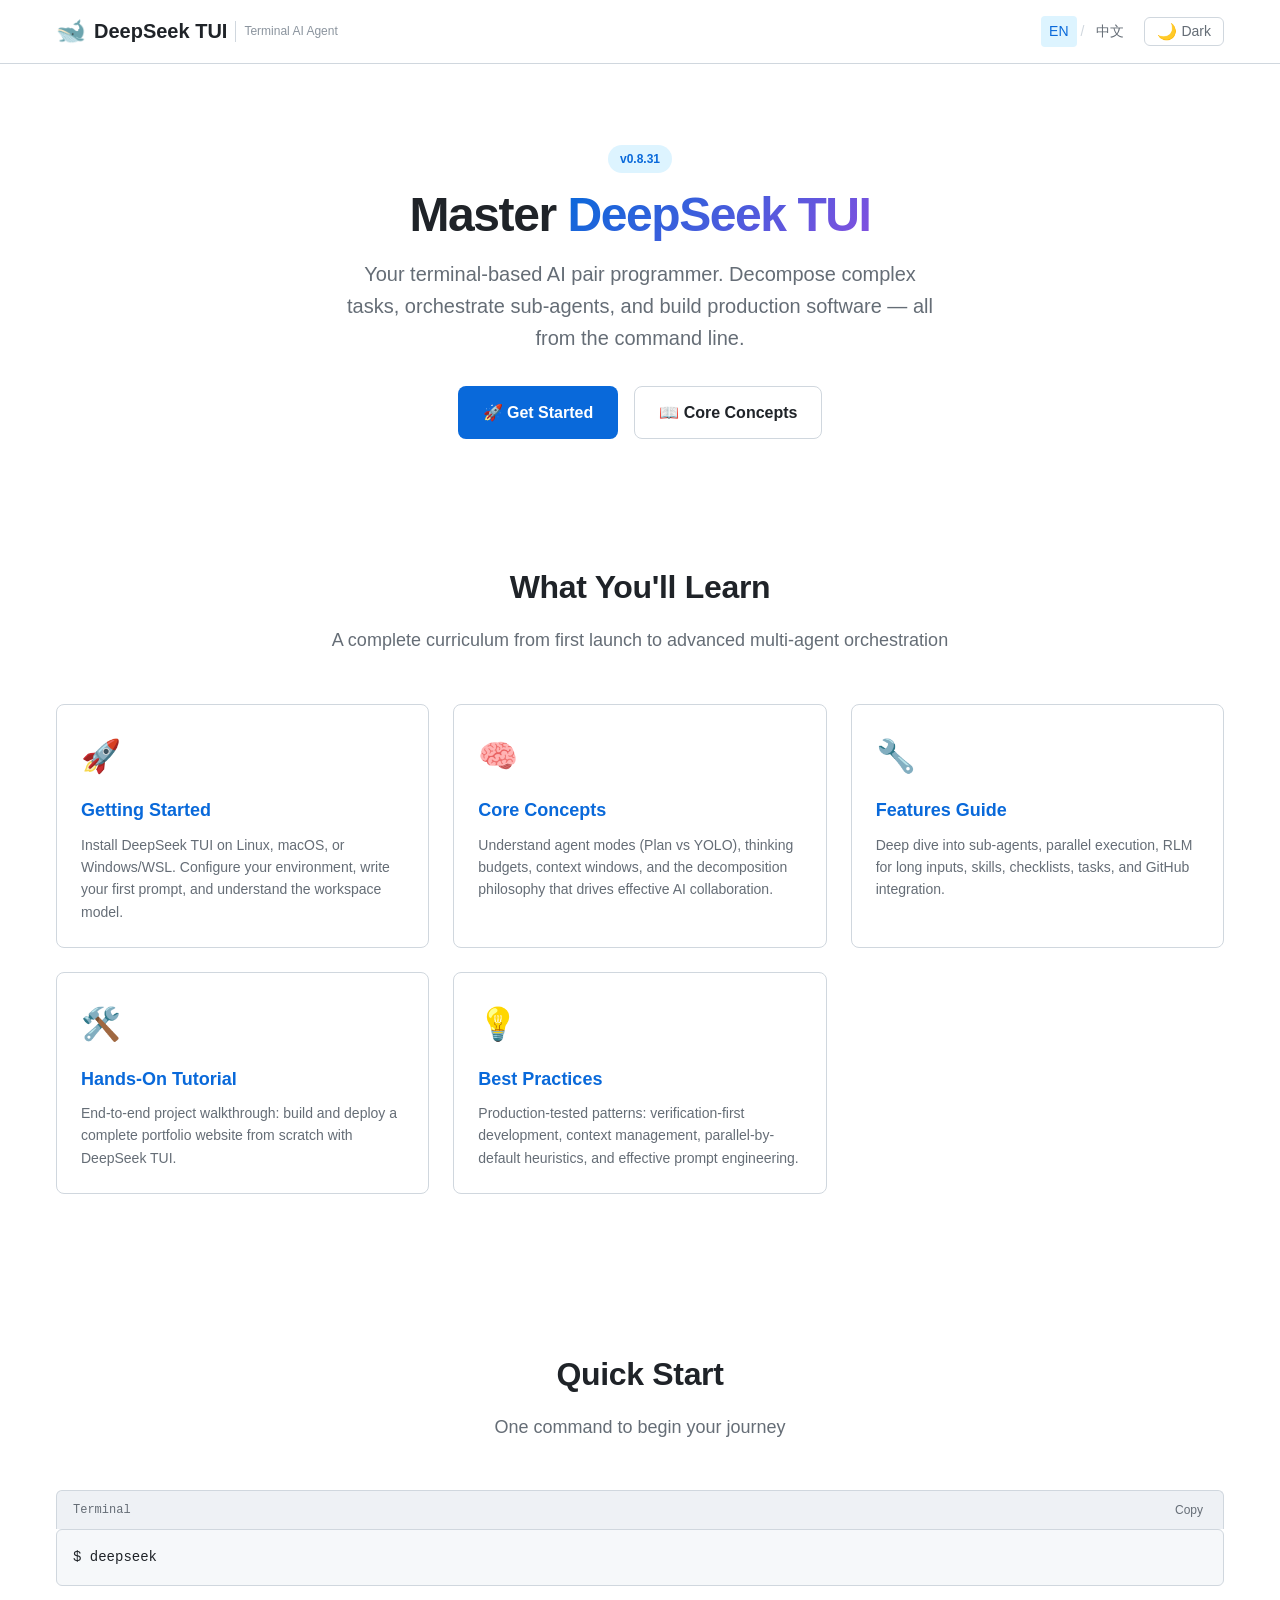
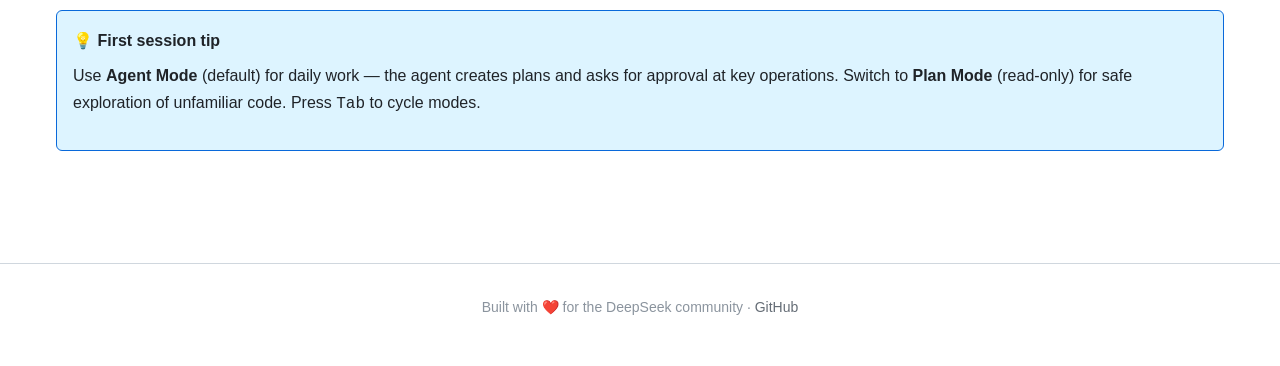
<file: index.html>
<!DOCTYPE html>
<html lang="en">
<head>
  <meta charset="UTF-8">
  <meta name="viewport" content="width=device-width, initial-scale=1.0">
  <meta http-equiv="refresh" content="0;url=en/">
  <title>DeepSeek TUI Tutorial</title>
  <script>
    // Detect browser language and redirect
    var lang = (navigator.language || navigator.userLanguage || 'en').toLowerCase();
    var target = lang.startsWith('zh') ? 'zh/' : 'en/';
    window.location.href = target;
  </script>
</head>
<body>
  <p>Redirecting to <a href="./">English</a> or <a href="./">中文</a>...</p>
</body>
</html>
</file>
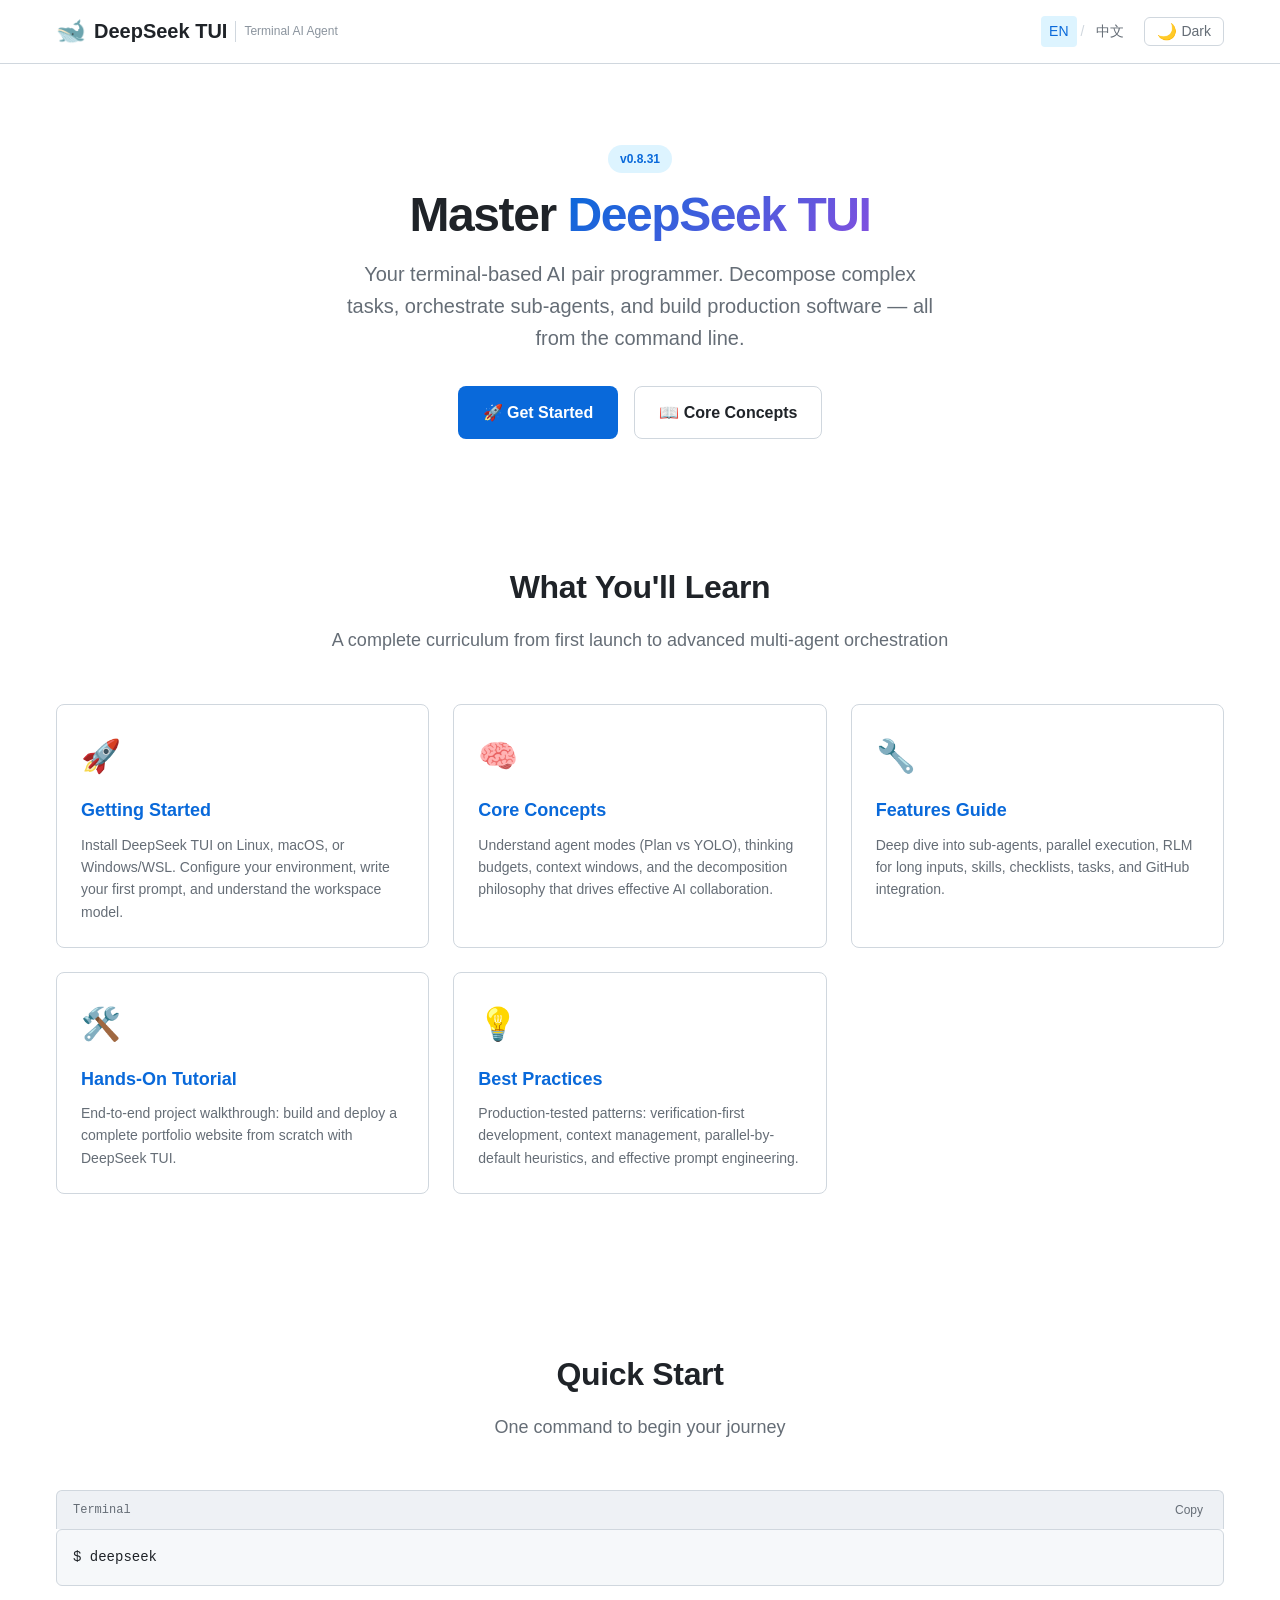
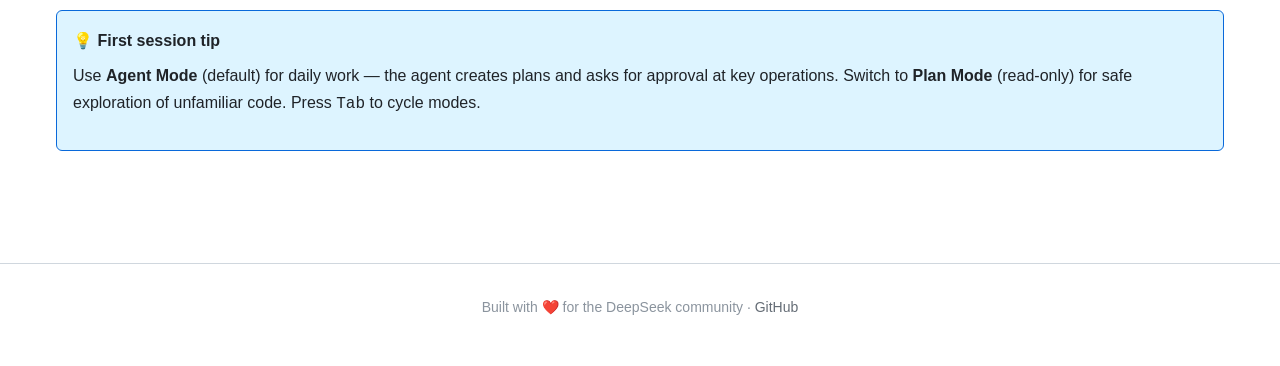
<file: en/index.html>
<!DOCTYPE html>
<html lang="en" data-theme="light">
<head>
  <meta charset="UTF-8">
  <meta name="viewport" content="width=device-width, initial-scale=1.0">
  <meta name="description" content="Learn DeepSeek TUI — the terminal AI coding assistant. Master agent modes, tools, skills, and parallel workflows.">
  <meta name="keywords" content="DeepSeek TUI, terminal AI, coding assistant, AI agent, tutorial">
  <title>DeepSeek TUI Tutorial — Master Terminal AI Development</title>
  <link rel="stylesheet" href="../css/global.css">
  <link rel="stylesheet" href="../css/layout.css">
</head>
<body class="page-full">
  <!-- Header -->
  <header class="site-header">
    <div class="header-inner">
      <div class="header-left">
        <a href="./" class="header-logo">
          <span class="logo-icon">🐋</span>
          <span>DeepSeek TUI</span><span class="header-tagline">Terminal AI Agent</span>
        </a>
      </div>
      <div class="header-right">
        <div class="lang-switch">
          <a href="./" class="active" aria-current="page">EN</a>
          <span class="lang-sep">/</span>
          <a href="../zh/">中文</a>
        </div>
        <button id="theme-toggle" class="theme-toggle" aria-label="Toggle dark mode">
          <span class="theme-icon">🌙</span>
          <span class="theme-label">Dark</span>
        </button>
      </div>
    </div>
  </header>

  <!-- Hero -->
  <main>
    <section class="hero">
      <span class="hero-badge">v0.8.31</span>
      <h1>Master <span class="hero-gradient">DeepSeek TUI</span></h1>
      <p class="hero-subtitle">
        Your terminal-based AI pair programmer. Decompose complex tasks, orchestrate sub-agents,
        and build production software — all from the command line.
      </p>
      <div class="hero-actions">
        <a href="getting-started.html" class="btn btn-primary">🚀 Get Started</a>
        <a href="core-concepts.html" class="btn btn-outline">📖 Core Concepts</a>
      </div>
    </section>

    <!-- Feature Cards -->
    <div class="container">
      <section class="features-section">
        <div class="section-title">
          <h2>What You'll Learn</h2>
          <p>A complete curriculum from first launch to advanced multi-agent orchestration</p>
        </div>

        <div class="card-grid">
          <a href="getting-started.html" class="card">
            <div class="card-icon">🚀</div>
            <div class="card-title">Getting Started</div>
            <div class="card-desc">Install DeepSeek TUI on Linux, macOS, or Windows/WSL. Configure your environment, write your first prompt, and understand the workspace model.</div>
          </a>

          <a href="core-concepts.html" class="card">
            <div class="card-icon">🧠</div>
            <div class="card-title">Core Concepts</div>
            <div class="card-desc">Understand agent modes (Plan vs YOLO), thinking budgets, context windows, and the decomposition philosophy that drives effective AI collaboration.</div>
          </a>

          <a href="features.html" class="card">
            <div class="card-icon">🔧</div>
            <div class="card-title">Features Guide</div>
            <div class="card-desc">Deep dive into sub-agents, parallel execution, RLM for long inputs, skills, checklists, tasks, and GitHub integration.</div>
          </a>

          <a href="hands-on.html" class="card">
            <div class="card-icon">🛠️</div>
            <div class="card-title">Hands-On Tutorial</div>
            <div class="card-desc">End-to-end project walkthrough: build and deploy a complete portfolio website from scratch with DeepSeek TUI.</div>
          </a>

          <a href="best-practices.html" class="card">
            <div class="card-icon">💡</div>
            <div class="card-title">Best Practices</div>
            <div class="card-desc">Production-tested patterns: verification-first development, context management, parallel-by-default heuristics, and effective prompt engineering.</div>
          </a>
        </div>
      </section>
    </div>

    <!-- Quick Start Section -->
    <div class="container">
      <section style="padding: var(--space-16) 0;">
        <div class="section-title">
          <h2>Quick Start</h2>
          <p>One command to begin your journey</p>
        </div>

        <div class="code-example">
          <div class="code-example-header">
            <span class="code-label">Terminal</span>
            <button class="copy-btn" onclick="navigator.clipboard.writeText('deepseek')">Copy</button>
          </div>
          <pre><code>$ deepseek</code></pre>
        </div>

        <div class="callout callout-info" style="margin-top: var(--space-6);">
          <div class="callout-title">💡 First session tip</div>
          <p>Use <strong>Agent Mode</strong> (default) for daily work — the agent creates plans and asks for approval at key operations. Switch to <strong>Plan Mode</strong> (read-only) for safe exploration of unfamiliar code. Press <kbd>Tab</kbd> to cycle modes.</p>
        </div>
      </section>
    </div>
  </main>

  <!-- Footer -->
  <footer class="site-footer">
    <div class="footer-inner">
      <p>Built with ❤️ for the DeepSeek community · <a href="https://github.com/deepseek-ai">GitHub</a></p>
    </div>
  </footer>

  <script src="../js/theme.js"></script>
  <script src="../js/nav.js"></script>
</body>
</html>
</file>
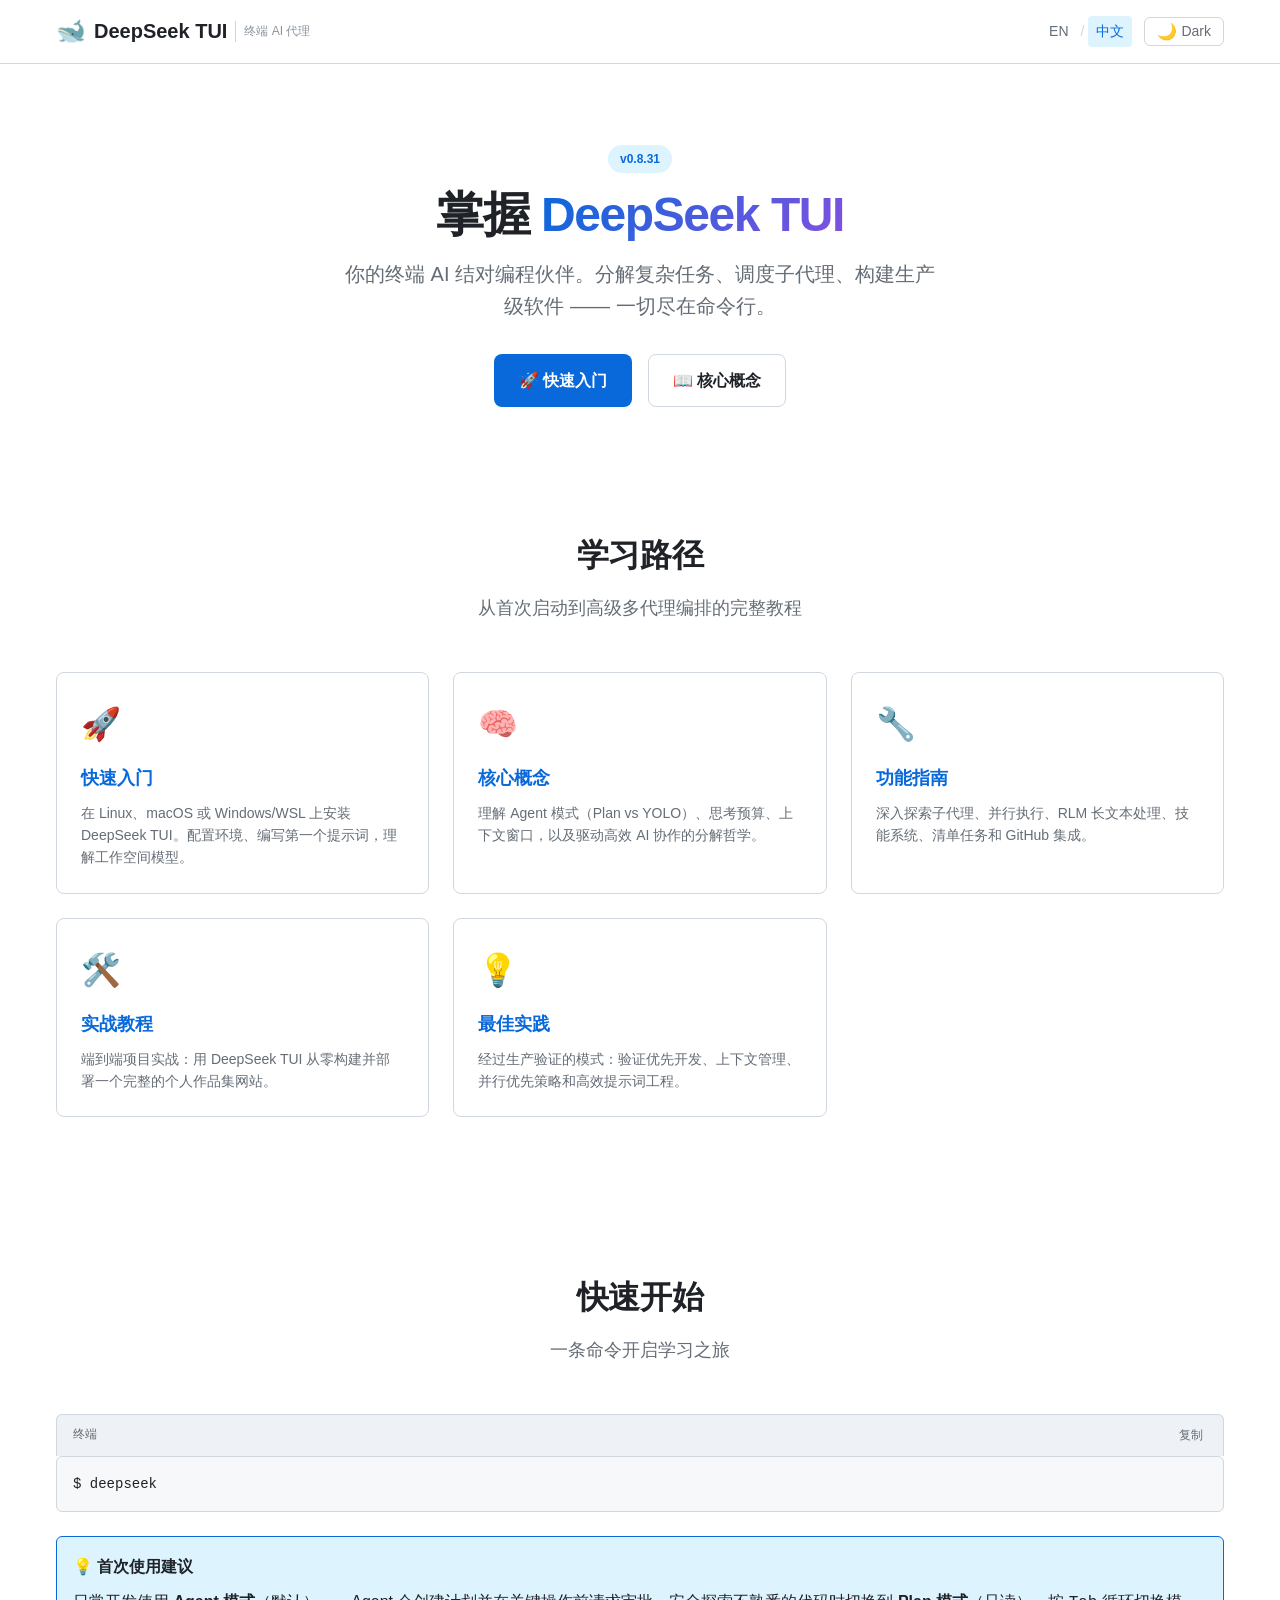
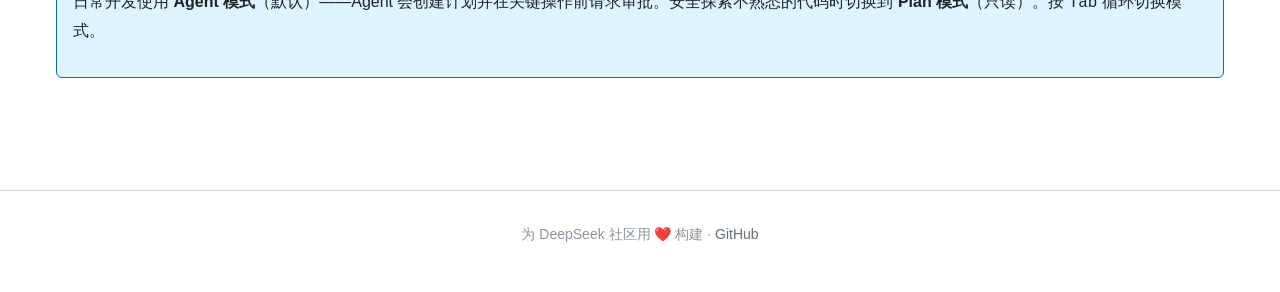
<file: zh/index.html>
<!DOCTYPE html>
<html lang="zh-Hans" data-theme="light">
<head>
  <meta charset="UTF-8">
  <meta name="viewport" content="width=device-width, initial-scale=1.0">
  <meta name="description" content="学习 DeepSeek TUI —— 终端 AI 编程助手。掌握 Agent 模式、工具系统、技能和并行工作流。">
  <meta name="keywords" content="DeepSeek TUI, 终端AI, 编程助手, AI代理, 教程">
  <title>DeepSeek TUI 教程 — 掌握终端 AI 开发</title>
  <link rel="stylesheet" href="../css/global.css">
  <link rel="stylesheet" href="../css/layout.css">
</head>
<body class="page-full">
  <!-- Header -->
  <header class="site-header">
    <div class="header-inner">
      <div class="header-left">
        <a href="./" class="header-logo">
          <span class="logo-icon">🐋</span>
          <span>DeepSeek TUI</span><span class="header-tagline">终端 AI 代理</span>
        </a>
      </div>
      <div class="header-right">
        <div class="lang-switch">
          <a href="../en/">EN</a>
          <span class="lang-sep">/</span>
          <a href="./" class="active" aria-current="page">中文</a>
        </div>
        <button id="theme-toggle" class="theme-toggle" aria-label="切换深色模式">
          <span class="theme-icon">🌙</span>
          <span class="theme-label">深色</span>
        </button>
      </div>
    </div>
  </header>

  <!-- Hero -->
  <main>
    <section class="hero">
      <span class="hero-badge">v0.8.31</span>
      <h1>掌握 <span class="hero-gradient">DeepSeek TUI</span></h1>
      <p class="hero-subtitle">
        你的终端 AI 结对编程伙伴。分解复杂任务、调度子代理、构建生产级软件 —— 一切尽在命令行。
      </p>
      <div class="hero-actions">
        <a href="getting-started.html" class="btn btn-primary">🚀 快速入门</a>
        <a href="core-concepts.html" class="btn btn-outline">📖 核心概念</a>
      </div>
    </section>

    <!-- Feature Cards -->
    <div class="container">
      <section class="features-section">
        <div class="section-title">
          <h2>学习路径</h2>
          <p>从首次启动到高级多代理编排的完整教程</p>
        </div>

        <div class="card-grid">
          <a href="getting-started.html" class="card">
            <div class="card-icon">🚀</div>
            <div class="card-title">快速入门</div>
            <div class="card-desc">在 Linux、macOS 或 Windows/WSL 上安装 DeepSeek TUI。配置环境、编写第一个提示词，理解工作空间模型。</div>
          </a>

          <a href="core-concepts.html" class="card">
            <div class="card-icon">🧠</div>
            <div class="card-title">核心概念</div>
            <div class="card-desc">理解 Agent 模式（Plan vs YOLO）、思考预算、上下文窗口，以及驱动高效 AI 协作的分解哲学。</div>
          </a>

          <a href="features.html" class="card">
            <div class="card-icon">🔧</div>
            <div class="card-title">功能指南</div>
            <div class="card-desc">深入探索子代理、并行执行、RLM 长文本处理、技能系统、清单任务和 GitHub 集成。</div>
          </a>

          <a href="hands-on.html" class="card">
            <div class="card-icon">🛠️</div>
            <div class="card-title">实战教程</div>
            <div class="card-desc">端到端项目实战：用 DeepSeek TUI 从零构建并部署一个完整的个人作品集网站。</div>
          </a>

          <a href="best-practices.html" class="card">
            <div class="card-icon">💡</div>
            <div class="card-title">最佳实践</div>
            <div class="card-desc">经过生产验证的模式：验证优先开发、上下文管理、并行优先策略和高效提示词工程。</div>
          </a>
        </div>
      </section>
    </div>

    <!-- Quick Start Section -->
    <div class="container">
      <section style="padding: var(--space-16) 0;">
        <div class="section-title">
          <h2>快速开始</h2>
          <p>一条命令开启学习之旅</p>
        </div>

        <div class="code-example">
          <div class="code-example-header">
            <span class="code-label">终端</span>
            <button class="copy-btn" onclick="navigator.clipboard.writeText('deepseek')">复制</button>
          </div>
          <pre><code>$ deepseek</code></pre>
        </div>

        <div class="callout callout-info" style="margin-top: var(--space-6);">
          <div class="callout-title">💡 首次使用建议</div>
          <p>日常开发使用 <strong>Agent 模式</strong>（默认）——Agent 会创建计划并在关键操作前请求审批。安全探索不熟悉的代码时切换到 <strong>Plan 模式</strong>（只读）。按 <kbd>Tab</kbd> 循环切换模式。</p>
        </div>
      </section>
    </div>
  </main>

  <!-- Footer -->
  <footer class="site-footer">
    <div class="footer-inner">
      <p>为 DeepSeek 社区用 ❤️ 构建 · <a href="https://github.com/deepseek-ai">GitHub</a></p>
    </div>
  </footer>

  <script src="../js/theme.js"></script>
  <script src="../js/nav.js"></script>
</body>
</html>
</file>
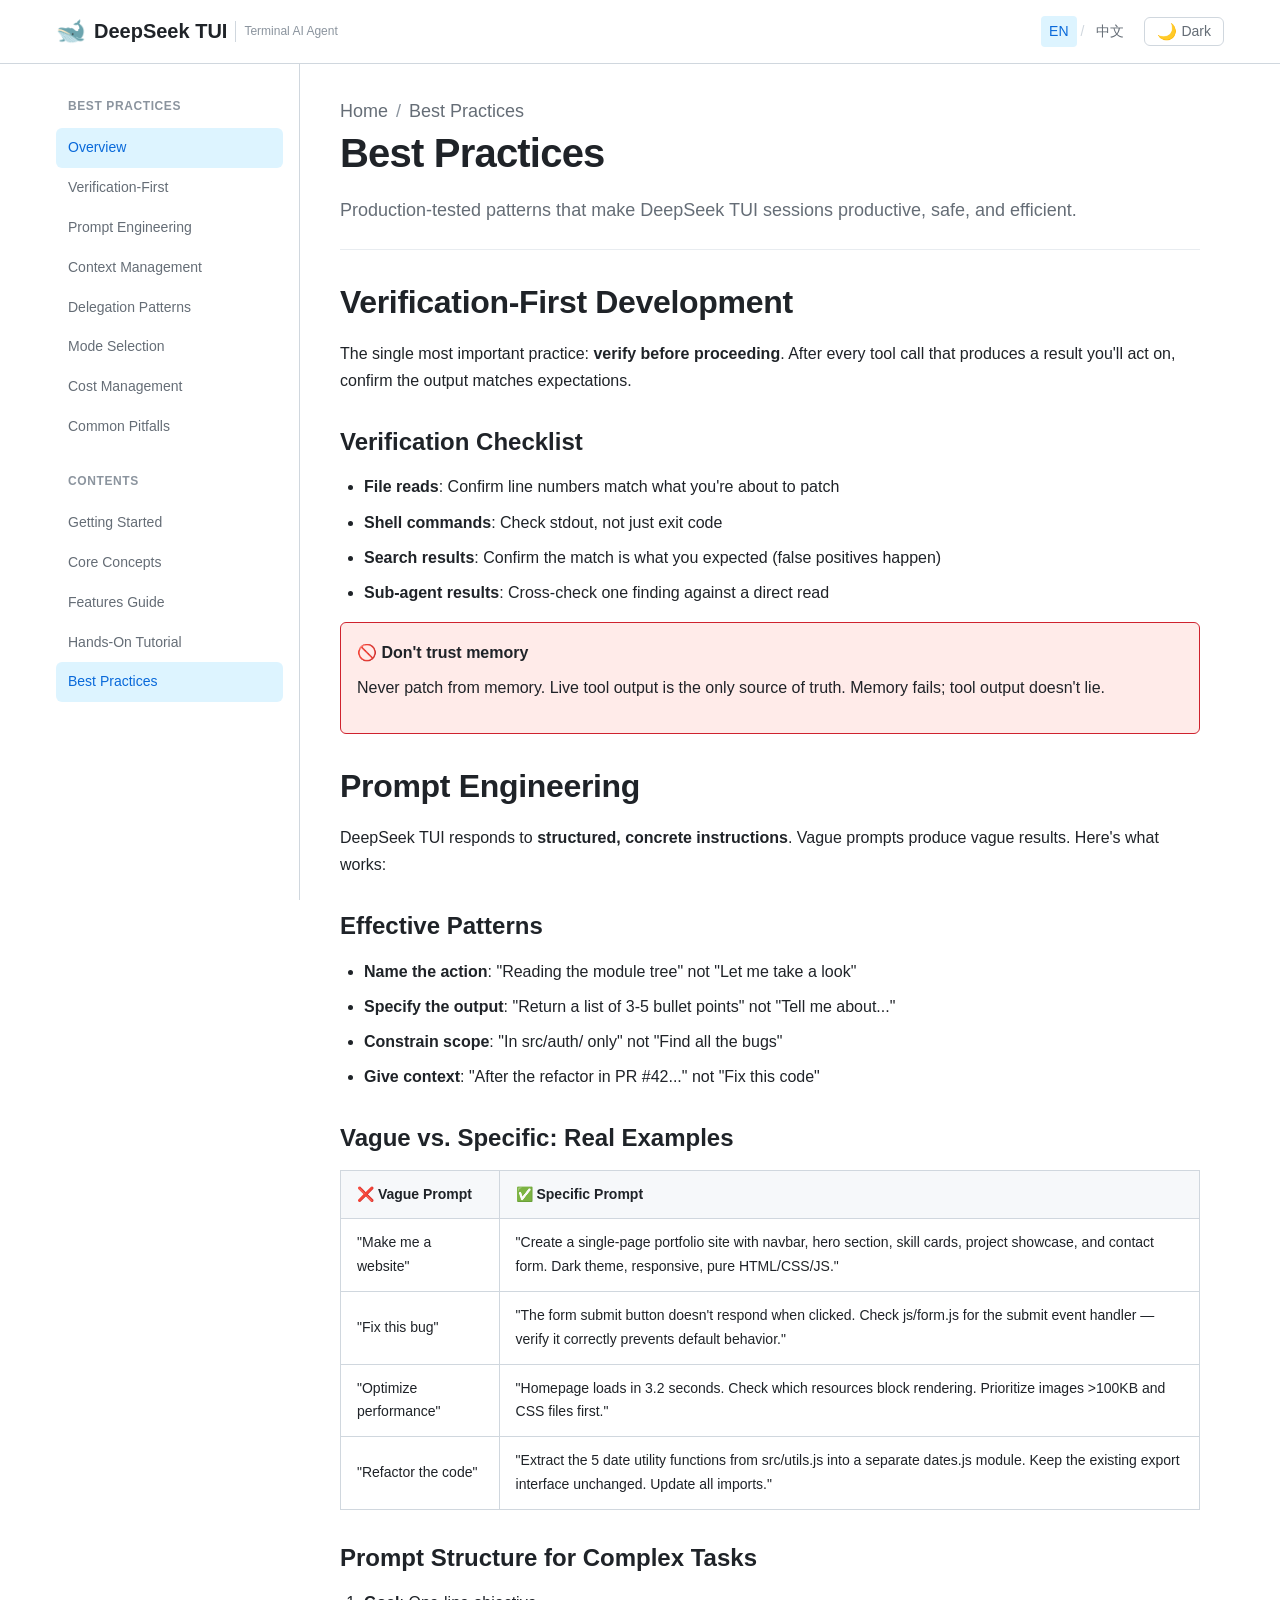
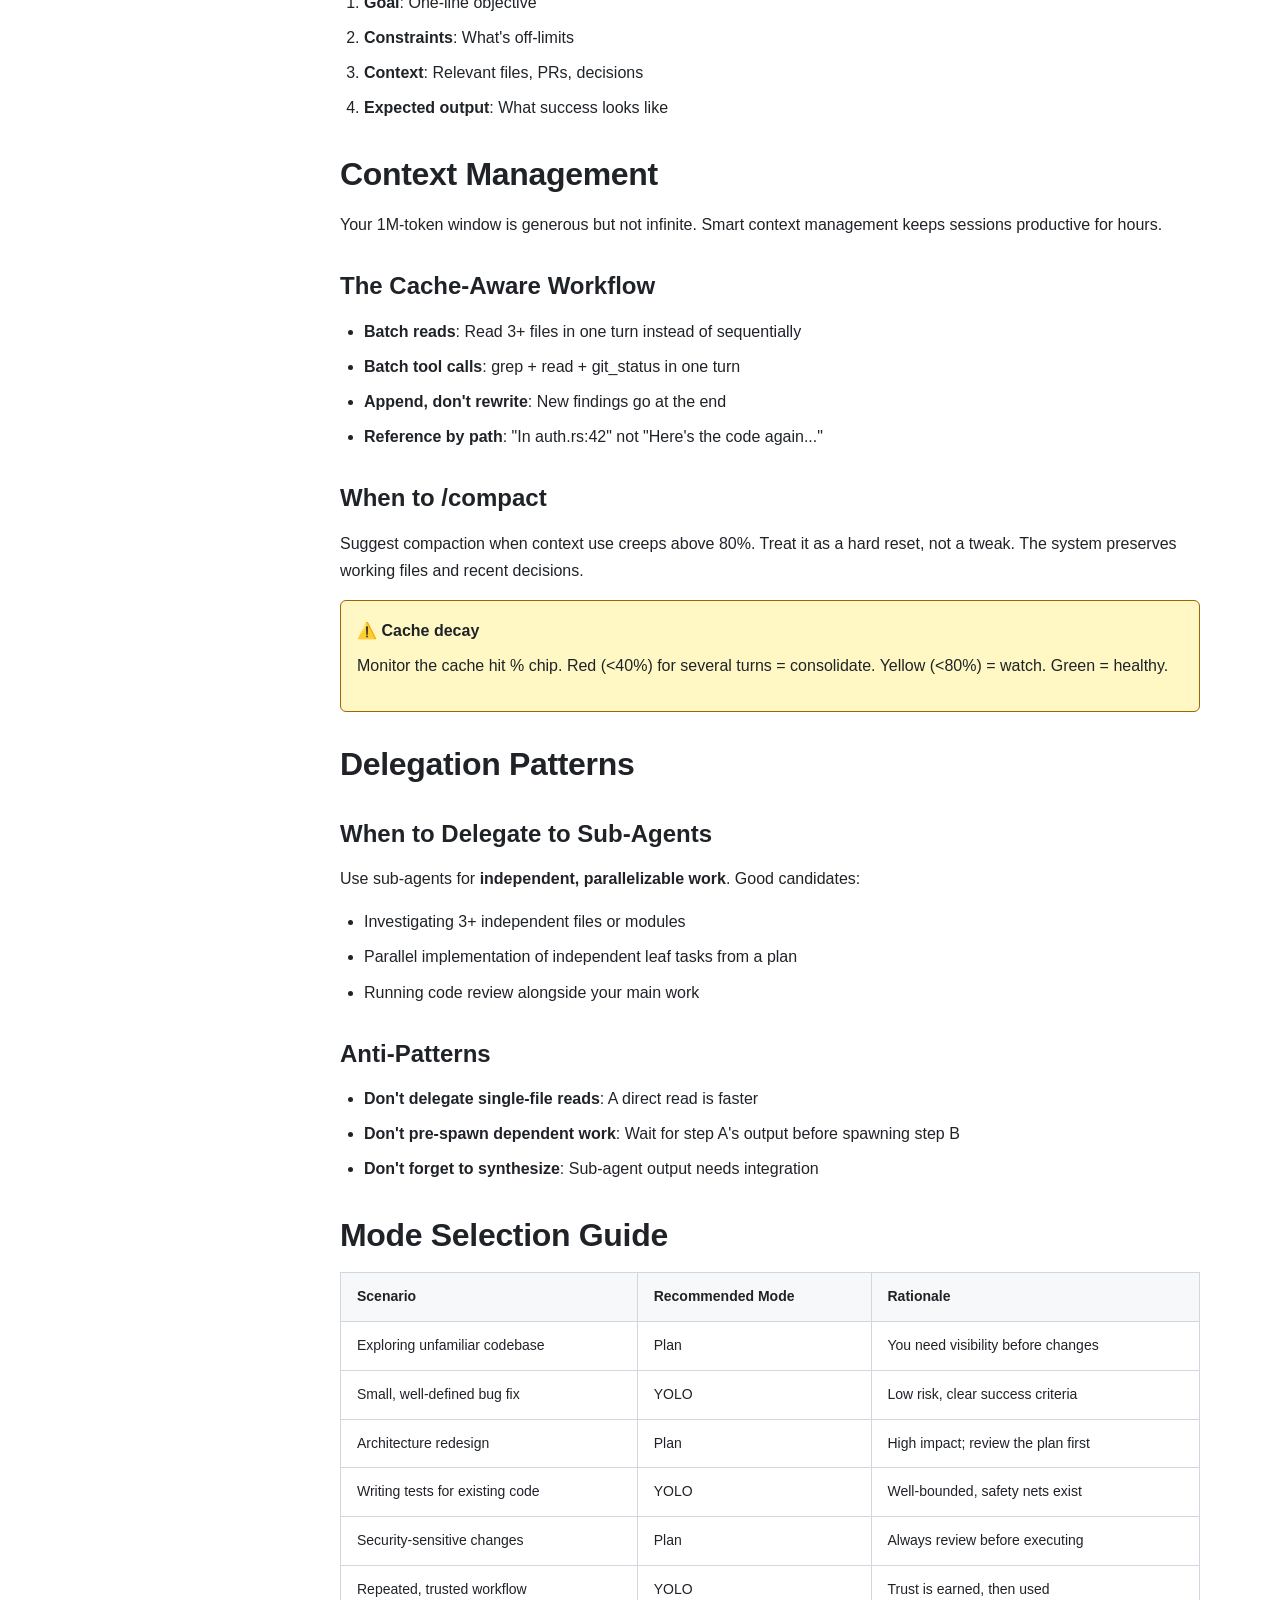
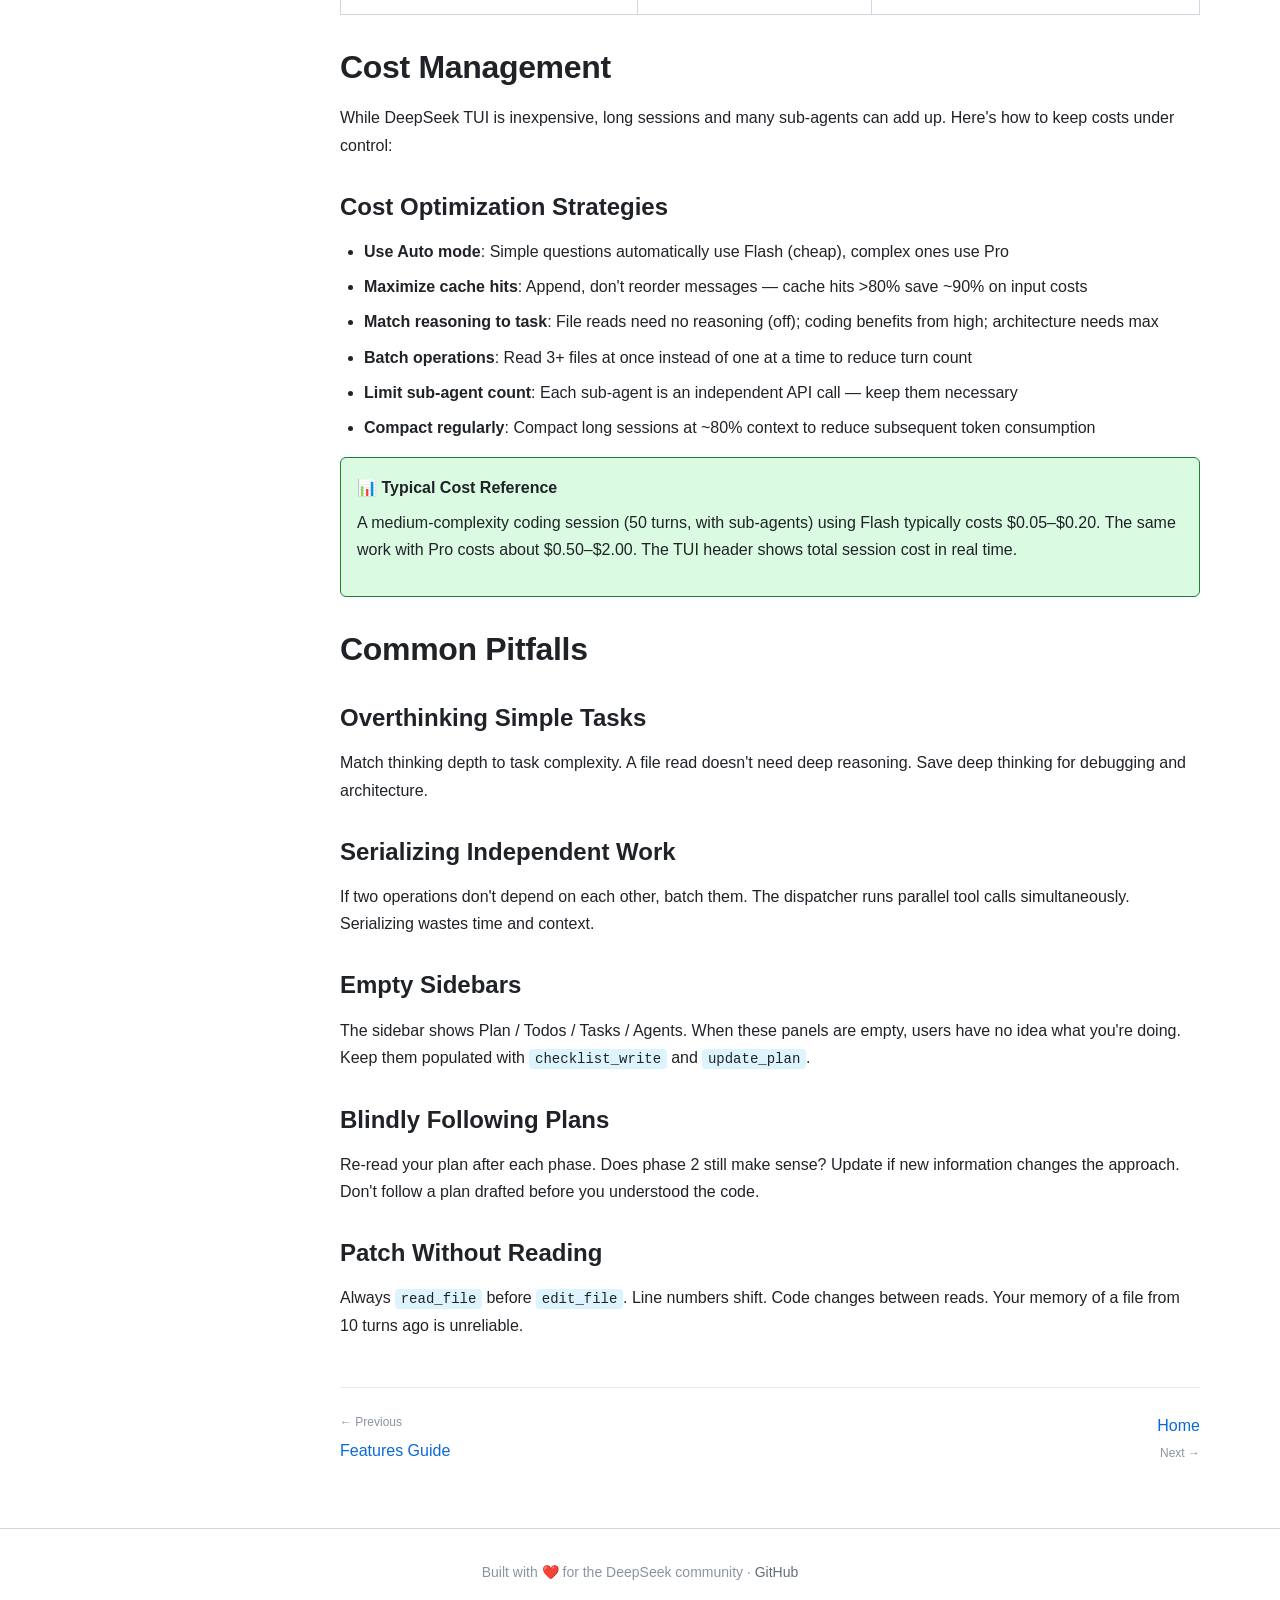
<file: en/best-practices.html>
<!DOCTYPE html>
<html lang="en" data-theme="light">
<head>
  <meta charset="UTF-8">
  <meta name="viewport" content="width=device-width, initial-scale=1.0">
  <meta name="description" content="DeepSeek TUI best practices: verification-first, context management, prompt engineering, and effective workflows.">
  <title>Best Practices — DeepSeek TUI Tutorial</title>
  <link rel="stylesheet" href="../css/global.css">
  <link rel="stylesheet" href="../css/layout.css">
</head>
<body>
  <header class="site-header">
    <div class="header-inner">
      <div class="header-left">
        <button id="mobile-nav-toggle" class="mobile-nav-toggle" aria-label="Toggle navigation" aria-expanded="false">
          <span class="nav-toggle-icon">☰</span>
        </button>
        <a href="./" class="header-logo"><span class="logo-icon">🐋</span><span>DeepSeek TUI</span><span class="header-tagline">Terminal AI Agent</span></a>
      </div>
      <div class="header-right">
        <div class="lang-switch">
          <a href="best-practices.html" class="active" aria-current="page">EN</a>
          <span class="lang-sep">/</span>
          <a href="../zh/best-practices.html">中文</a>
        </div>
        <button id="theme-toggle" class="theme-toggle" aria-label="Toggle dark mode">
          <span class="theme-icon">🌙</span><span class="theme-label">Dark</span>
        </button>
      </div>
    </div>
  </header>

  <div class="page-wrapper">
    <aside id="sidebar" class="sidebar">
      <nav class="sidebar-nav" aria-label="Section navigation">
        <div class="nav-section">
          <div class="nav-section-title">Best Practices</div>
          <ul>
            <li><a href="best-practices.html" class="active">Overview</a></li>
            <li><a href="#verification">Verification-First</a></li>
            <li><a href="#prompting">Prompt Engineering</a></li>
            <li><a href="#context-management">Context Management</a></li>
            <li><a href="#delegation">Delegation Patterns</a></li>
            <li><a href="#modes-guide">Mode Selection</a></li>
            <li><a href="#cost-management">Cost Management</a></li>
            <li><a href="#pitfalls">Common Pitfalls</a></li>
          </ul>
        </div>
        <div class="nav-section">
          <div class="nav-section-title">Contents</div>
          <ul>
            <li><a href="getting-started.html">Getting Started</a></li>
            <li><a href="core-concepts.html">Core Concepts</a></li>
            <li><a href="features.html">Features Guide</a></li>
            <li><a href="hands-on.html">Hands-On Tutorial</a></li>
            <li><a href="best-practices.html">Best Practices</a></li>
          </ul>
        </div>
      </nav>
    </aside>

    <main class="main-content">
      <div class="content-header">
        <p class="breadcrumb"><a href="./">Home</a> <span class="breadcrumb-sep">/</span> Best Practices</p>
        <h1>Best Practices</h1>
        <p>Production-tested patterns that make DeepSeek TUI sessions productive, safe, and efficient.</p>
      </div>

      <h2 id="verification">Verification-First Development</h2>
      <p>The single most important practice: <strong>verify before proceeding</strong>. After every tool call that produces a result you'll act on, confirm the output matches expectations.</p>

      <h3>Verification Checklist</h3>
      <ul>
        <li><strong>File reads</strong>: Confirm line numbers match what you're about to patch</li>
        <li><strong>Shell commands</strong>: Check stdout, not just exit code</li>
        <li><strong>Search results</strong>: Confirm the match is what you expected (false positives happen)</li>
        <li><strong>Sub-agent results</strong>: Cross-check one finding against a direct read</li>
      </ul>

      <div class="callout callout-danger">
        <div class="callout-title">🚫 Don't trust memory</div>
        <p>Never patch from memory. Live tool output is the only source of truth. Memory fails; tool output doesn't lie.</p>
      </div>

      <h2 id="prompting">Prompt Engineering</h2>
      <p>DeepSeek TUI responds to <strong>structured, concrete instructions</strong>. Vague prompts produce vague results. Here's what works:</p>

      <h3>Effective Patterns</h3>
      <ul>
        <li><strong>Name the action</strong>: "Reading the module tree" not "Let me take a look"</li>
        <li><strong>Specify the output</strong>: "Return a list of 3-5 bullet points" not "Tell me about..."</li>
        <li><strong>Constrain scope</strong>: "In src/auth/ only" not "Find all the bugs"</li>
        <li><strong>Give context</strong>: "After the refactor in PR #42..." not "Fix this code"</li>
      </ul>

      <h3>Vague vs. Specific: Real Examples</h3>
      <table>
        <tr><th>❌ Vague Prompt</th><th>✅ Specific Prompt</th></tr>
        <tr><td>"Make me a website"</td><td>"Create a single-page portfolio site with navbar, hero section, skill cards, project showcase, and contact form. Dark theme, responsive, pure HTML/CSS/JS."</td></tr>
        <tr><td>"Fix this bug"</td><td>"The form submit button doesn't respond when clicked. Check js/form.js for the submit event handler — verify it correctly prevents default behavior."</td></tr>
        <tr><td>"Optimize performance"</td><td>"Homepage loads in 3.2 seconds. Check which resources block rendering. Prioritize images >100KB and CSS files first."</td></tr>
        <tr><td>"Refactor the code"</td><td>"Extract the 5 date utility functions from src/utils.js into a separate dates.js module. Keep the existing export interface unchanged. Update all imports."</td></tr>
      </table>

      <h3>Prompt Structure for Complex Tasks</h3>
      <ol>
        <li><strong>Goal</strong>: One-line objective</li>
        <li><strong>Constraints</strong>: What's off-limits</li>
        <li><strong>Context</strong>: Relevant files, PRs, decisions</li>
        <li><strong>Expected output</strong>: What success looks like</li>
      </ol>

      <h2 id="context-management">Context Management</h2>
      <p>Your 1M-token window is generous but not infinite. Smart context management keeps sessions productive for hours.</p>

      <h3>The Cache-Aware Workflow</h3>
      <ul>
        <li><strong>Batch reads</strong>: Read 3+ files in one turn instead of sequentially</li>
        <li><strong>Batch tool calls</strong>: grep + read + git_status in one turn</li>
        <li><strong>Append, don't rewrite</strong>: New findings go at the end</li>
        <li><strong>Reference by path</strong>: "In auth.rs:42" not "Here's the code again..."</li>
      </ul>

      <h3>When to /compact</h3>
      <p>Suggest compaction when context use creeps above 80%. Treat it as a hard reset, not a tweak. The system preserves working files and recent decisions.</p>

      <div class="callout callout-warning">
        <div class="callout-title">⚠️ Cache decay</div>
        <p>Monitor the cache hit % chip. Red (<40%) for several turns = consolidate. Yellow (<80%) = watch. Green = healthy.</p>
      </div>

      <h2 id="delegation">Delegation Patterns</h2>

      <h3>When to Delegate to Sub-Agents</h3>
      <p>Use sub-agents for <strong>independent, parallelizable work</strong>. Good candidates:</p>
      <ul>
        <li>Investigating 3+ independent files or modules</li>
        <li>Parallel implementation of independent leaf tasks from a plan</li>
        <li>Running code review alongside your main work</li>
      </ul>

      <h3>Anti-Patterns</h3>
      <ul>
        <li><strong>Don't delegate single-file reads</strong>: A direct read is faster</li>
        <li><strong>Don't pre-spawn dependent work</strong>: Wait for step A's output before spawning step B</li>
        <li><strong>Don't forget to synthesize</strong>: Sub-agent output needs integration</li>
      </ul>

      <h2 id="modes-guide">Mode Selection Guide</h2>
      <table>
        <tr><th>Scenario</th><th>Recommended Mode</th><th>Rationale</th></tr>
        <tr><td>Exploring unfamiliar codebase</td><td>Plan</td><td>You need visibility before changes</td></tr>
        <tr><td>Small, well-defined bug fix</td><td>YOLO</td><td>Low risk, clear success criteria</td></tr>
        <tr><td>Architecture redesign</td><td>Plan</td><td>High impact; review the plan first</td></tr>
        <tr><td>Writing tests for existing code</td><td>YOLO</td><td>Well-bounded, safety nets exist</td></tr>
        <tr><td>Security-sensitive changes</td><td>Plan</td><td>Always review before executing</td></tr>
        <tr><td>Repeated, trusted workflow</td><td>YOLO</td><td>Trust is earned, then used</td></tr>
      </table>

      <h2 id="cost-management">Cost Management</h2>
      <p>While DeepSeek TUI is inexpensive, long sessions and many sub-agents can add up. Here's how to keep costs under control:</p>

      <h3>Cost Optimization Strategies</h3>
      <ul>
        <li><strong>Use Auto mode</strong>: Simple questions automatically use Flash (cheap), complex ones use Pro</li>
        <li><strong>Maximize cache hits</strong>: Append, don't reorder messages — cache hits >80% save ~90% on input costs</li>
        <li><strong>Match reasoning to task</strong>: File reads need no reasoning (off); coding benefits from high; architecture needs max</li>
        <li><strong>Batch operations</strong>: Read 3+ files at once instead of one at a time to reduce turn count</li>
        <li><strong>Limit sub-agent count</strong>: Each sub-agent is an independent API call — keep them necessary</li>
        <li><strong>Compact regularly</strong>: Compact long sessions at ~80% context to reduce subsequent token consumption</li>
      </ul>

      <div class="callout callout-success">
        <div class="callout-title">📊 Typical Cost Reference</div>
        <p>A medium-complexity coding session (50 turns, with sub-agents) using Flash typically costs $0.05–$0.20. The same work with Pro costs about $0.50–$2.00. The TUI header shows total session cost in real time.</p>
      </div>

      <h2 id="pitfalls">Common Pitfalls</h2>

      <h3>Overthinking Simple Tasks</h3>
      <p>Match thinking depth to task complexity. A file read doesn't need deep reasoning. Save deep thinking for debugging and architecture.</p>

      <h3>Serializing Independent Work</h3>
      <p>If two operations don't depend on each other, batch them. The dispatcher runs parallel tool calls simultaneously. Serializing wastes time and context.</p>

      <h3>Empty Sidebars</h3>
      <p>The sidebar shows Plan / Todos / Tasks / Agents. When these panels are empty, users have no idea what you're doing. Keep them populated with <code>checklist_write</code> and <code>update_plan</code>.</p>

      <h3>Blindly Following Plans</h3>
      <p>Re-read your plan after each phase. Does phase 2 still make sense? Update if new information changes the approach. Don't follow a plan drafted before you understood the code.</p>

      <h3>Patch Without Reading</h3>
      <p>Always <code>read_file</code> before <code>edit_file</code>. Line numbers shift. Code changes between reads. Your memory of a file from 10 turns ago is unreliable.</p>

      <nav class="page-nav">
        <a href="features.html" class="page-nav-prev">Features Guide</a>
        <a href="./" class="page-nav-next">Home</a>
      </nav>
    </main>
  </div>

  <footer class="site-footer">
    <div class="footer-inner">
      <p>Built with ❤️ for the DeepSeek community · <a href="https://github.com/deepseek-ai">GitHub</a></p>
    </div>
  </footer>

  <script src="../js/theme.js"></script>
  <script src="../js/nav.js"></script>
</body>
</html>
</file>
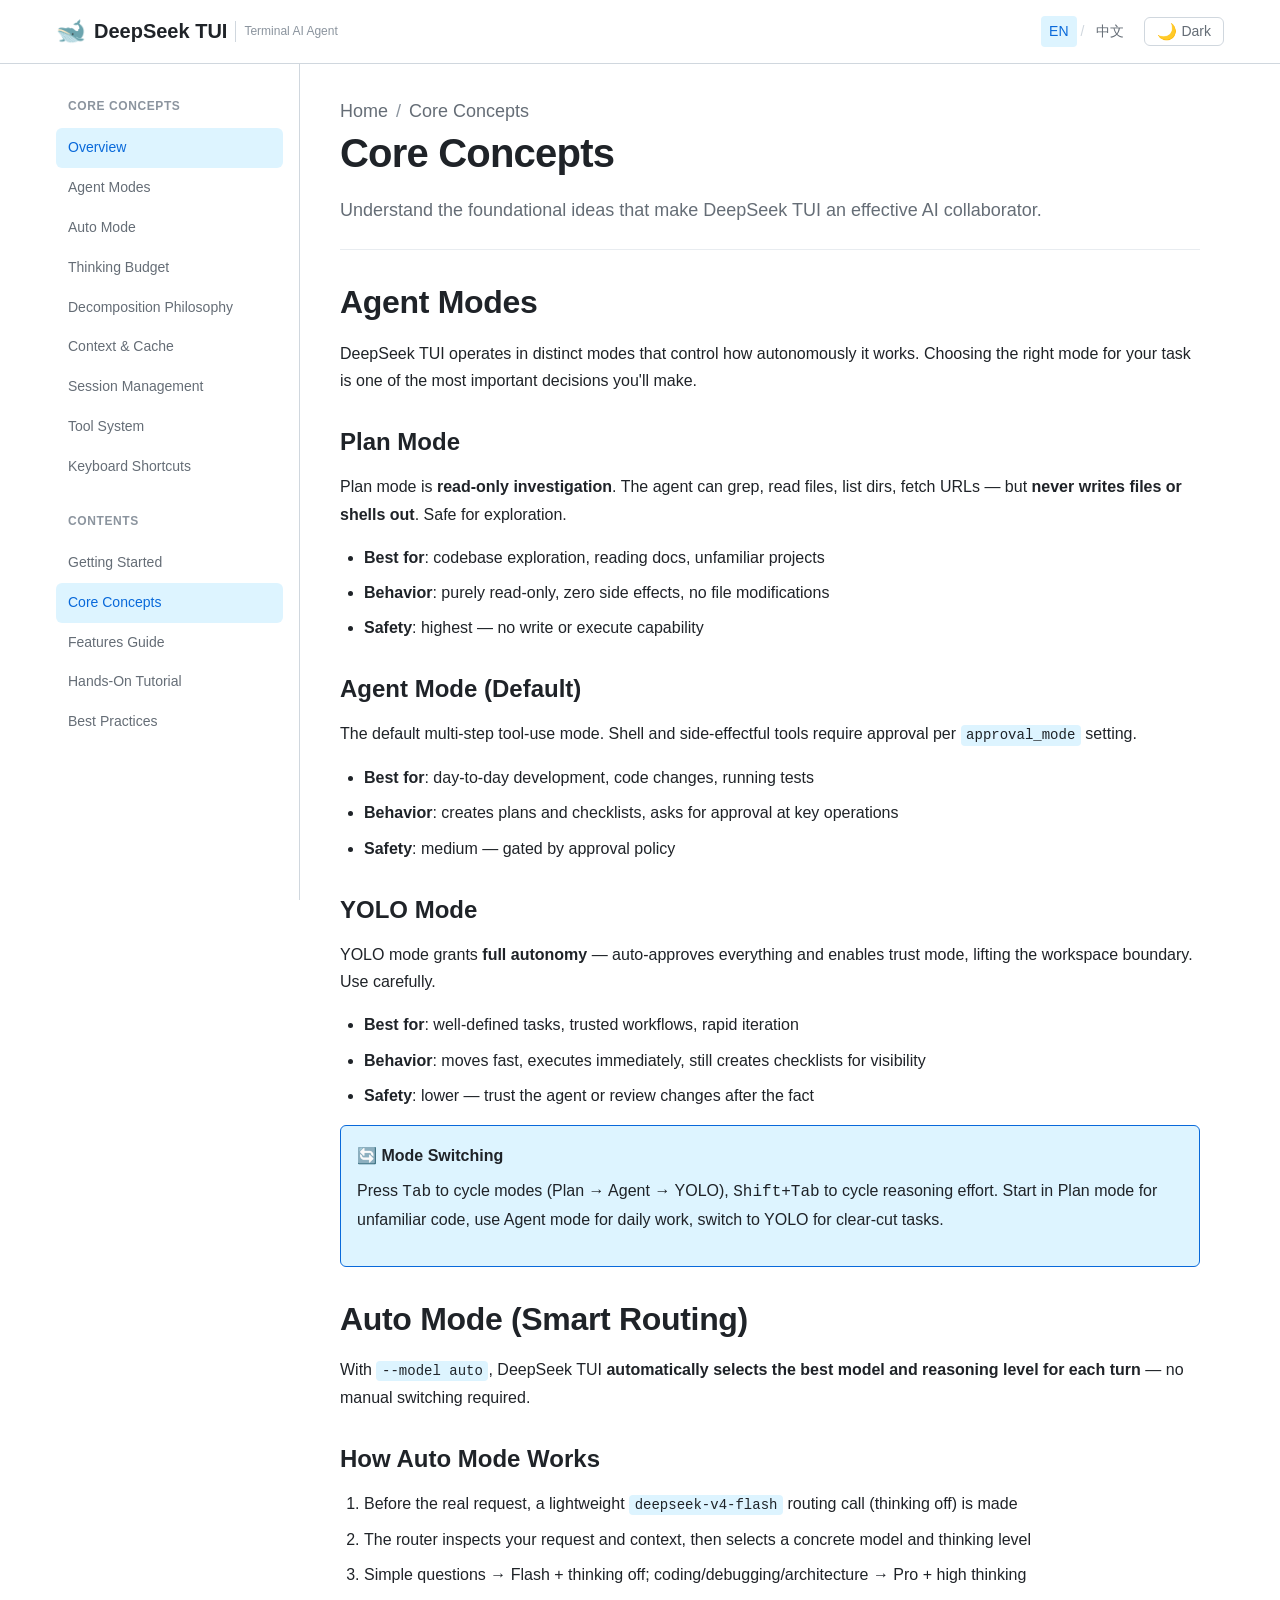
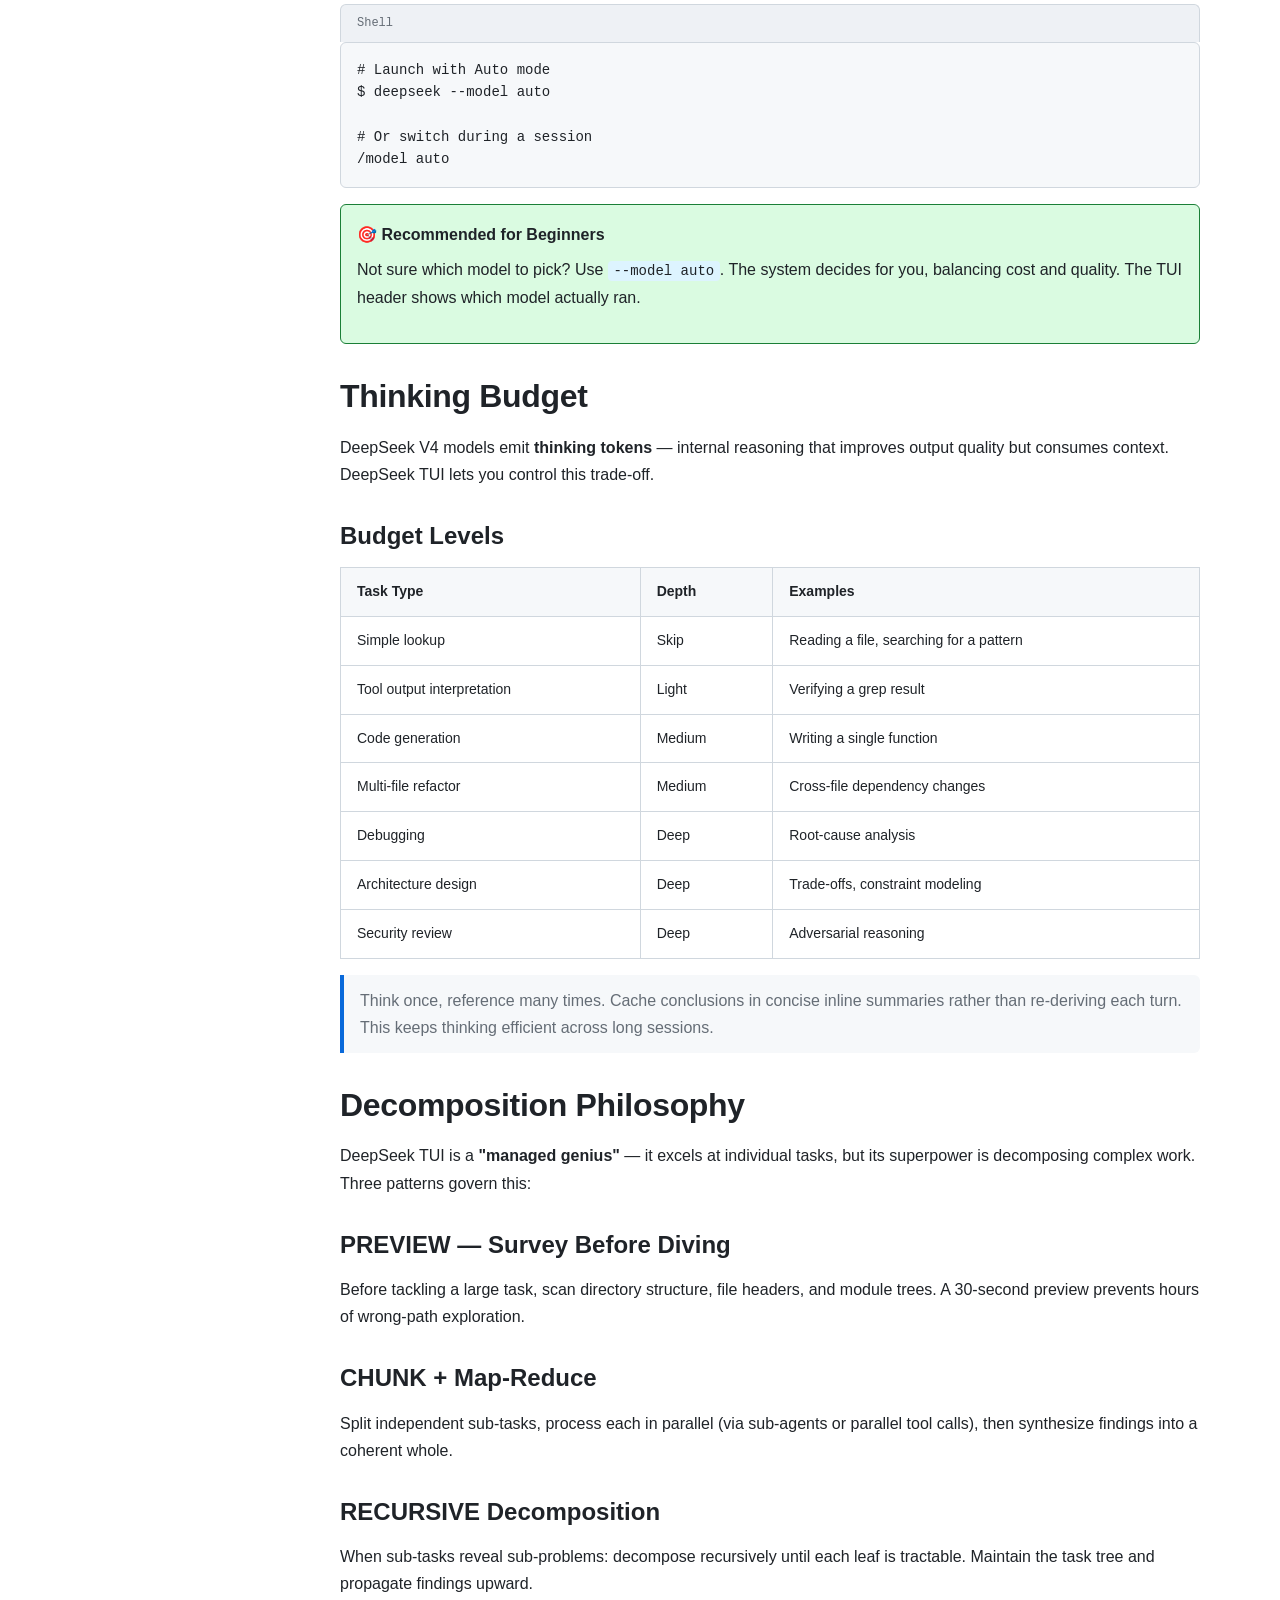
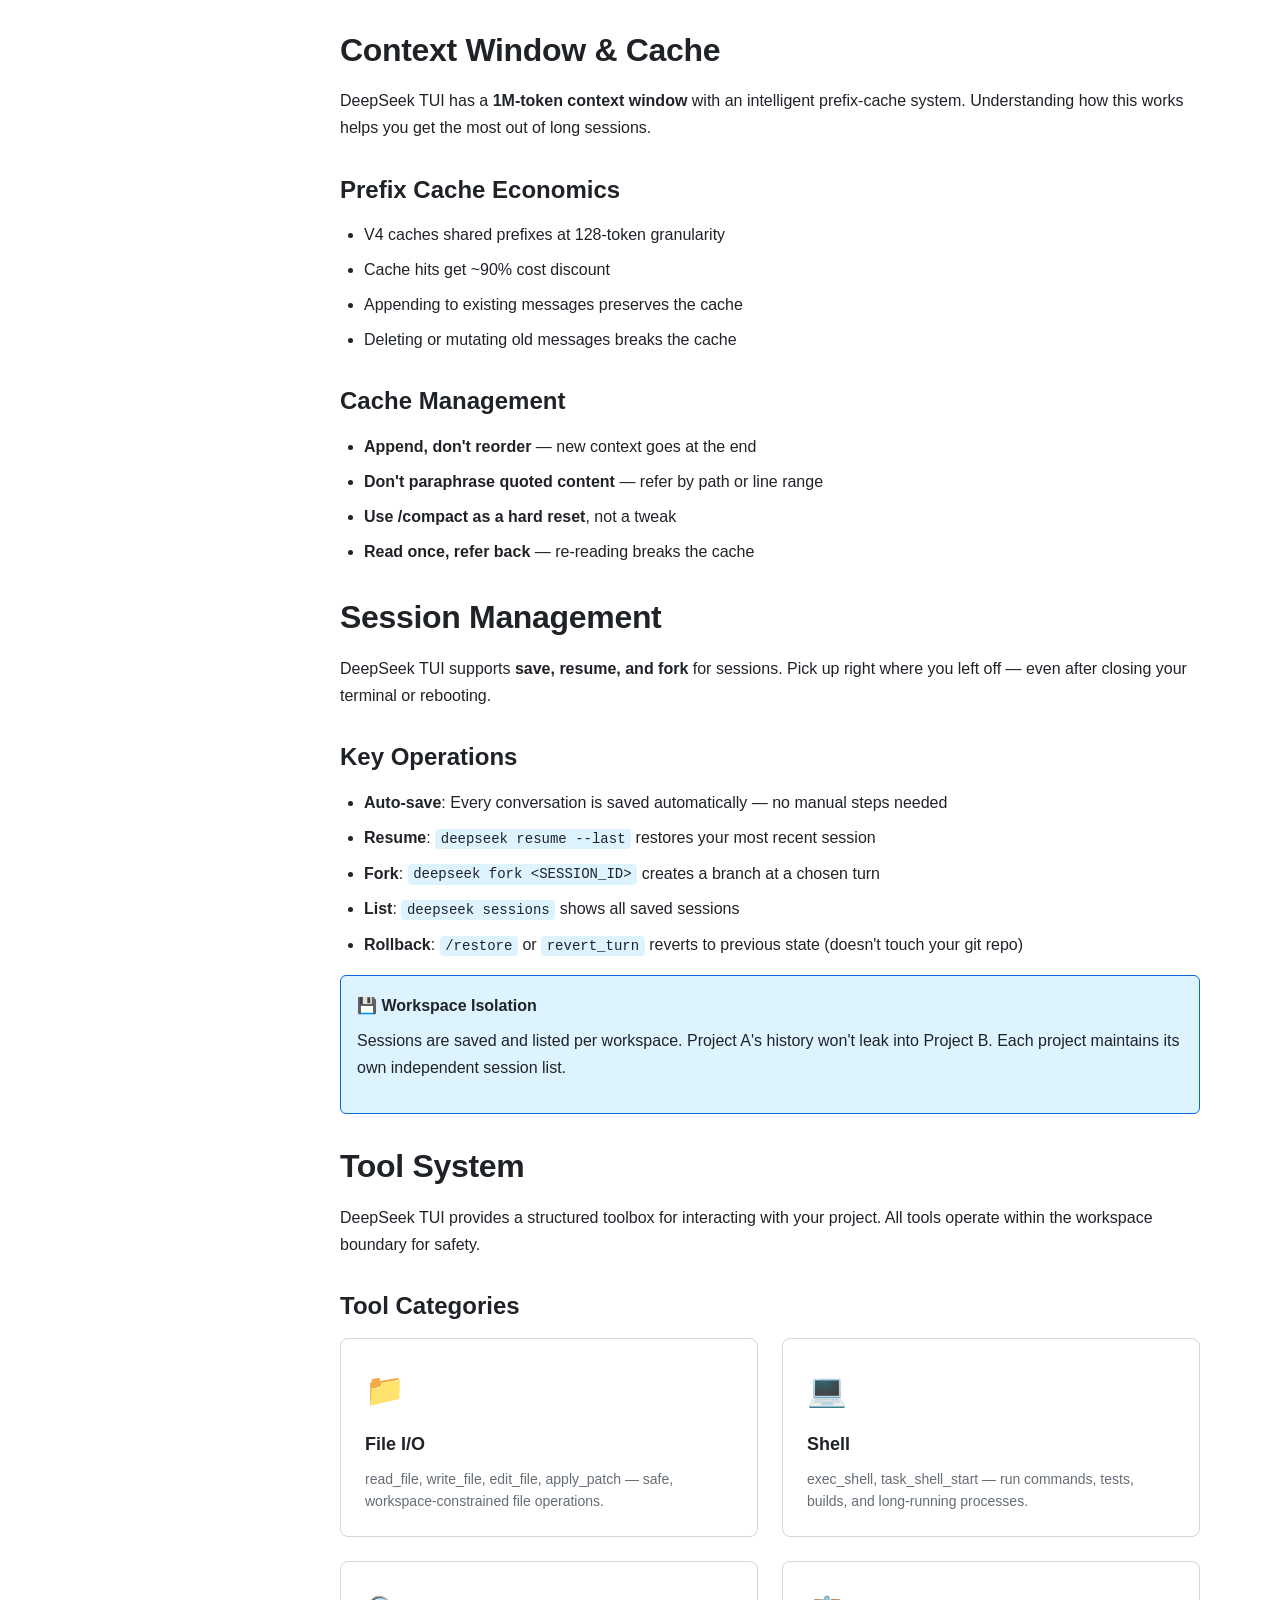
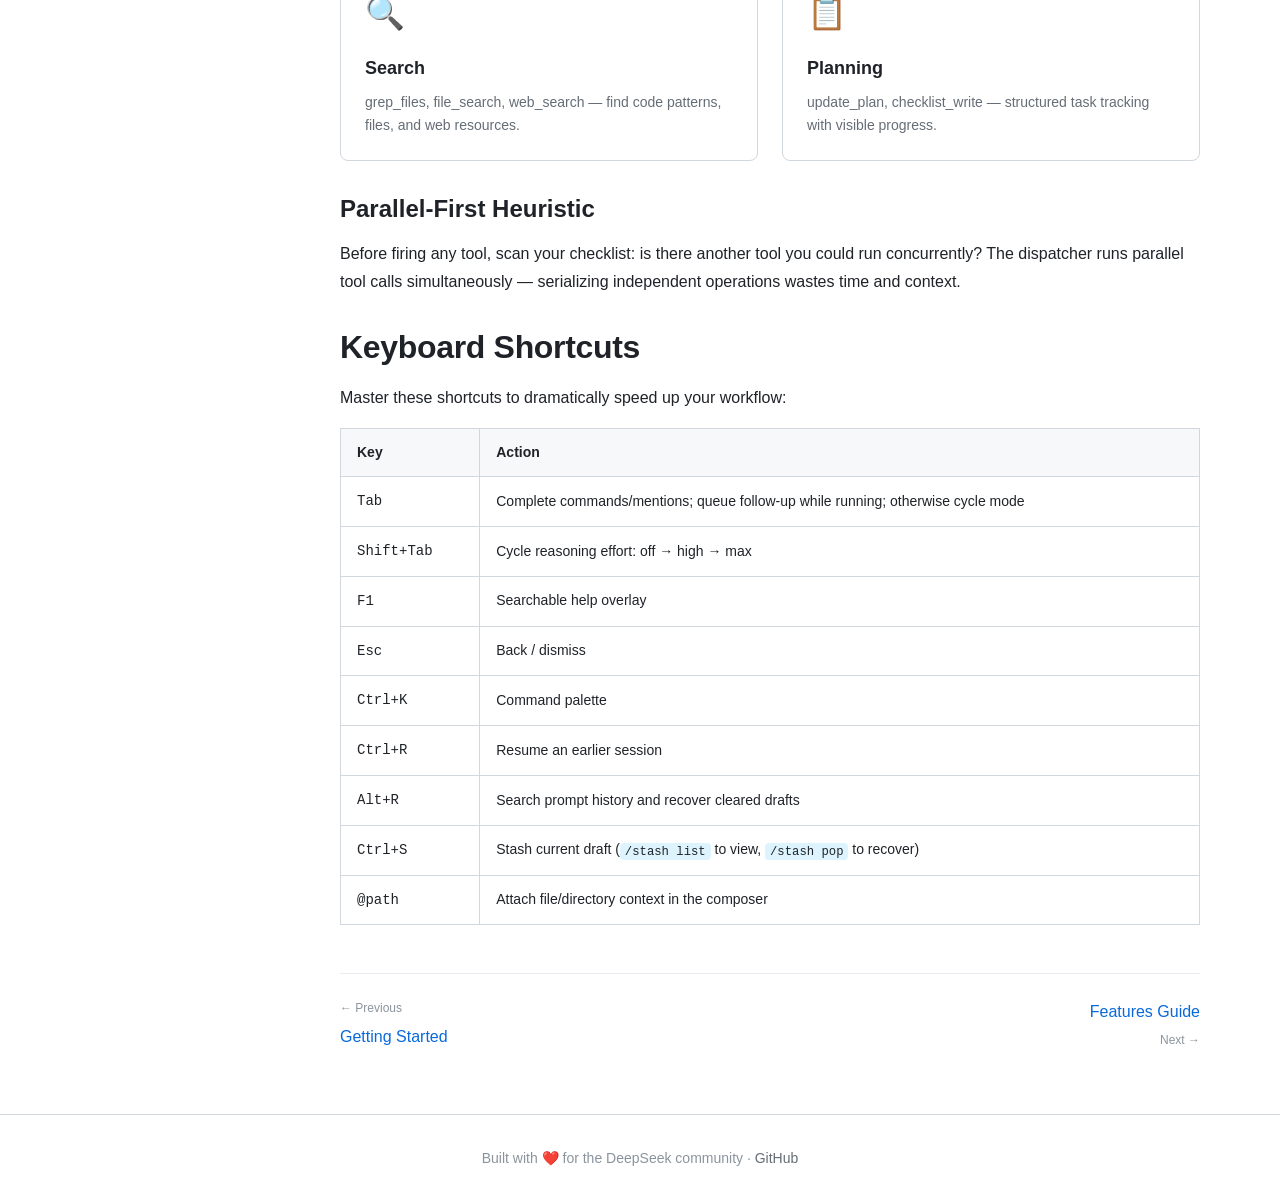
<file: en/core-concepts.html>
<!DOCTYPE html>
<html lang="en" data-theme="light">
<head>
  <meta charset="UTF-8">
  <meta name="viewport" content="width=device-width, initial-scale=1.0">
  <meta name="description" content="DeepSeek TUI core concepts: agent modes, thinking budgets, decomposition philosophy, and context window management.">
  <title>Core Concepts — DeepSeek TUI Tutorial</title>
  <link rel="stylesheet" href="../css/global.css">
  <link rel="stylesheet" href="../css/layout.css">
</head>
<body>
  <header class="site-header">
    <div class="header-inner">
      <div class="header-left">
        <button id="mobile-nav-toggle" class="mobile-nav-toggle" aria-label="Toggle navigation" aria-expanded="false">
          <span class="nav-toggle-icon">☰</span>
        </button>
        <a href="./" class="header-logo">
          <span class="logo-icon">🐋</span><span>DeepSeek TUI</span><span class="header-tagline">Terminal AI Agent</span>
        </a>
      </div>
      <div class="header-right">
        <div class="lang-switch">
          <a href="core-concepts.html" class="active" aria-current="page">EN</a>
          <span class="lang-sep">/</span>
          <a href="../zh/core-concepts.html">中文</a>
        </div>
        <button id="theme-toggle" class="theme-toggle" aria-label="Toggle dark mode">
          <span class="theme-icon">🌙</span><span class="theme-label">Dark</span>
        </button>
      </div>
    </div>
  </header>

  <div class="page-wrapper">
    <aside id="sidebar" class="sidebar">
      <nav class="sidebar-nav" aria-label="Section navigation">
        <div class="nav-section">
          <div class="nav-section-title">Core Concepts</div>
          <ul>
            <li><a href="core-concepts.html" class="active">Overview</a></li>
            <li><a href="#modes">Agent Modes</a></li>
            <li><a href="#auto-mode">Auto Mode</a></li>
            <li><a href="#thinking">Thinking Budget</a></li>
            <li><a href="#decomposition">Decomposition Philosophy</a></li>
            <li><a href="#context">Context &amp; Cache</a></li>
            <li><a href="#sessions">Session Management</a></li>
            <li><a href="#tools">Tool System</a></li>
            <li><a href="#shortcuts">Keyboard Shortcuts</a></li>
          </ul>
        </div>
        <div class="nav-section">
          <div class="nav-section-title">Contents</div>
          <ul>
            <li><a href="getting-started.html">Getting Started</a></li>
            <li><a href="core-concepts.html">Core Concepts</a></li>
            <li><a href="features.html">Features Guide</a></li>
            <li><a href="hands-on.html">Hands-On Tutorial</a></li>
            <li><a href="best-practices.html">Best Practices</a></li>
          </ul>
        </div>
      </nav>
    </aside>

    <main class="main-content">
      <div class="content-header">
        <p class="breadcrumb"><a href="./">Home</a> <span class="breadcrumb-sep">/</span> Core Concepts</p>
        <h1>Core Concepts</h1>
        <p>Understand the foundational ideas that make DeepSeek TUI an effective AI collaborator.</p>
      </div>

      <h2 id="modes">Agent Modes</h2>
      <p>DeepSeek TUI operates in distinct modes that control how autonomously it works. Choosing the right mode for your task is one of the most important decisions you'll make.</p>

      <h3>Plan Mode</h3>
      <p>Plan mode is <strong>read-only investigation</strong>. The agent can grep, read files, list dirs, fetch URLs — but <strong>never writes files or shells out</strong>. Safe for exploration.</p>
      <ul>
        <li><strong>Best for</strong>: codebase exploration, reading docs, unfamiliar projects</li>
        <li><strong>Behavior</strong>: purely read-only, zero side effects, no file modifications</li>
        <li><strong>Safety</strong>: highest — no write or execute capability</li>
      </ul>

      <h3>Agent Mode (Default)</h3>
      <p>The default multi-step tool-use mode. Shell and side-effectful tools require approval per <code>approval_mode</code> setting.</p>
      <ul>
        <li><strong>Best for</strong>: day-to-day development, code changes, running tests</li>
        <li><strong>Behavior</strong>: creates plans and checklists, asks for approval at key operations</li>
        <li><strong>Safety</strong>: medium — gated by approval policy</li>
      </ul>

      <h3>YOLO Mode</h3>
      <p>YOLO mode grants <strong>full autonomy</strong> — auto-approves everything and enables trust mode, lifting the workspace boundary. Use carefully.</p>
      <ul>
        <li><strong>Best for</strong>: well-defined tasks, trusted workflows, rapid iteration</li>
        <li><strong>Behavior</strong>: moves fast, executes immediately, still creates checklists for visibility</li>
        <li><strong>Safety</strong>: lower — trust the agent or review changes after the fact</li>
      </ul>

      <div class="callout callout-info">
        <div class="callout-title">🔄 Mode Switching</div>
        <p>Press <kbd>Tab</kbd> to cycle modes (Plan → Agent → YOLO), <kbd>Shift+Tab</kbd> to cycle reasoning effort. Start in Plan mode for unfamiliar code, use Agent mode for daily work, switch to YOLO for clear-cut tasks.</p>
      </div>

      <h2 id="auto-mode">Auto Mode (Smart Routing)</h2>
      <p>With <code>--model auto</code>, DeepSeek TUI <strong>automatically selects the best model and reasoning level for each turn</strong> — no manual switching required.</p>

      <h3>How Auto Mode Works</h3>
      <ol>
        <li>Before the real request, a lightweight <code>deepseek-v4-flash</code> routing call (thinking off) is made</li>
        <li>The router inspects your request and context, then selects a concrete model and thinking level</li>
        <li>Simple questions → Flash + thinking off; coding/debugging/architecture → Pro + high thinking</li>
      </ol>

      <div class="code-example">
        <div class="code-example-header"><span class="code-label">Shell</span></div>
        <pre><code># Launch with Auto mode
$ deepseek --model auto

# Or switch during a session
/model auto</code></pre>
      </div>

      <div class="callout callout-success">
        <div class="callout-title">🎯 Recommended for Beginners</div>
        <p>Not sure which model to pick? Use <code>--model auto</code>. The system decides for you, balancing cost and quality. The TUI header shows which model actually ran.</p>
      </div>

      <h2 id="thinking">Thinking Budget</h2>
      <p>DeepSeek V4 models emit <strong>thinking tokens</strong> — internal reasoning that improves output quality but consumes context. DeepSeek TUI lets you control this trade-off.</p>

      <h3>Budget Levels</h3>
      <table>
        <tr><th>Task Type</th><th>Depth</th><th>Examples</th></tr>
        <tr><td>Simple lookup</td><td>Skip</td><td>Reading a file, searching for a pattern</td></tr>
        <tr><td>Tool output interpretation</td><td>Light</td><td>Verifying a grep result</td></tr>
        <tr><td>Code generation</td><td>Medium</td><td>Writing a single function</td></tr>
        <tr><td>Multi-file refactor</td><td>Medium</td><td>Cross-file dependency changes</td></tr>
        <tr><td>Debugging</td><td>Deep</td><td>Root-cause analysis</td></tr>
        <tr><td>Architecture design</td><td>Deep</td><td>Trade-offs, constraint modeling</td></tr>
        <tr><td>Security review</td><td>Deep</td><td>Adversarial reasoning</td></tr>
      </table>

      <blockquote>
        <p>Think once, reference many times. Cache conclusions in concise inline summaries rather than re-deriving each turn. This keeps thinking efficient across long sessions.</p>
      </blockquote>

      <h2 id="decomposition">Decomposition Philosophy</h2>
      <p>DeepSeek TUI is a <strong>"managed genius"</strong> — it excels at individual tasks, but its superpower is decomposing complex work. Three patterns govern this:</p>

      <h3>PREVIEW — Survey Before Diving</h3>
      <p>Before tackling a large task, scan directory structure, file headers, and module trees. A 30-second preview prevents hours of wrong-path exploration.</p>

      <h3>CHUNK + Map-Reduce</h3>
      <p>Split independent sub-tasks, process each in parallel (via sub-agents or parallel tool calls), then synthesize findings into a coherent whole.</p>

      <h3>RECURSIVE Decomposition</h3>
      <p>When sub-tasks reveal sub-problems: decompose recursively until each leaf is tractable. Maintain the task tree and propagate findings upward.</p>

      <h2 id="context">Context Window &amp; Cache</h2>
      <p>DeepSeek TUI has a <strong>1M-token context window</strong> with an intelligent prefix-cache system. Understanding how this works helps you get the most out of long sessions.</p>

      <h3>Prefix Cache Economics</h3>
      <ul>
        <li>V4 caches shared prefixes at 128-token granularity</li>
        <li>Cache hits get ~90% cost discount</li>
        <li>Appending to existing messages preserves the cache</li>
        <li>Deleting or mutating old messages breaks the cache</li>
      </ul>

      <h3>Cache Management</h3>
      <ul>
        <li><strong>Append, don't reorder</strong> — new context goes at the end</li>
        <li><strong>Don't paraphrase quoted content</strong> — refer by path or line range</li>
        <li><strong>Use /compact as a hard reset</strong>, not a tweak</li>
        <li><strong>Read once, refer back</strong> — re-reading breaks the cache</li>
      </ul>

      <h2 id="sessions">Session Management</h2>
      <p>DeepSeek TUI supports <strong>save, resume, and fork</strong> for sessions. Pick up right where you left off — even after closing your terminal or rebooting.</p>

      <h3>Key Operations</h3>
      <ul>
        <li><strong>Auto-save</strong>: Every conversation is saved automatically — no manual steps needed</li>
        <li><strong>Resume</strong>: <code>deepseek resume --last</code> restores your most recent session</li>
        <li><strong>Fork</strong>: <code>deepseek fork &lt;SESSION_ID&gt;</code> creates a branch at a chosen turn</li>
        <li><strong>List</strong>: <code>deepseek sessions</code> shows all saved sessions</li>
        <li><strong>Rollback</strong>: <code>/restore</code> or <code>revert_turn</code> reverts to previous state (doesn't touch your git repo)</li>
      </ul>

      <div class="callout callout-info">
        <div class="callout-title">💾 Workspace Isolation</div>
        <p>Sessions are saved and listed per workspace. Project A's history won't leak into Project B. Each project maintains its own independent session list.</p>
      </div>

      <h2 id="tools">Tool System</h2>
      <p>DeepSeek TUI provides a structured toolbox for interacting with your project. All tools operate within the workspace boundary for safety.</p>

      <h3>Tool Categories</h3>
      <div class="card-grid">
        <div class="card">
          <div class="card-icon">📁</div>
          <div class="card-title">File I/O</div>
          <div class="card-desc">read_file, write_file, edit_file, apply_patch — safe, workspace-constrained file operations.</div>
        </div>
        <div class="card">
          <div class="card-icon">💻</div>
          <div class="card-title">Shell</div>
          <div class="card-desc">exec_shell, task_shell_start — run commands, tests, builds, and long-running processes.</div>
        </div>
        <div class="card">
          <div class="card-icon">🔍</div>
          <div class="card-title">Search</div>
          <div class="card-desc">grep_files, file_search, web_search — find code patterns, files, and web resources.</div>
        </div>
        <div class="card">
          <div class="card-icon">📋</div>
          <div class="card-title">Planning</div>
          <div class="card-desc">update_plan, checklist_write — structured task tracking with visible progress.</div>
        </div>
      </div>

      <h3>Parallel-First Heuristic</h3>
      <p>Before firing any tool, scan your checklist: is there another tool you could run concurrently? The dispatcher runs parallel tool calls simultaneously — serializing independent operations wastes time and context.</p>

      <h2 id="shortcuts">Keyboard Shortcuts</h2>
      <p>Master these shortcuts to dramatically speed up your workflow:</p>

      <table>
        <tr><th>Key</th><th>Action</th></tr>
        <tr><td><kbd>Tab</kbd></td><td>Complete commands/mentions; queue follow-up while running; otherwise cycle mode</td></tr>
        <tr><td><kbd>Shift+Tab</kbd></td><td>Cycle reasoning effort: off → high → max</td></tr>
        <tr><td><kbd>F1</kbd></td><td>Searchable help overlay</td></tr>
        <tr><td><kbd>Esc</kbd></td><td>Back / dismiss</td></tr>
        <tr><td><kbd>Ctrl+K</kbd></td><td>Command palette</td></tr>
        <tr><td><kbd>Ctrl+R</kbd></td><td>Resume an earlier session</td></tr>
        <tr><td><kbd>Alt+R</kbd></td><td>Search prompt history and recover cleared drafts</td></tr>
        <tr><td><kbd>Ctrl+S</kbd></td><td>Stash current draft (<code>/stash list</code> to view, <code>/stash pop</code> to recover)</td></tr>
        <tr><td><kbd>@path</kbd></td><td>Attach file/directory context in the composer</td></tr>
      </table>

      <nav class="page-nav">
        <a href="getting-started.html" class="page-nav-prev">Getting Started</a>
        <a href="features.html" class="page-nav-next">Features Guide</a>
      </nav>
    </main>
  </div>

  <footer class="site-footer">
    <div class="footer-inner">
      <p>Built with ❤️ for the DeepSeek community · <a href="https://github.com/deepseek-ai">GitHub</a></p>
    </div>
  </footer>

  <script src="../js/theme.js"></script>
  <script src="../js/nav.js"></script>
</body>
</html>
</file>
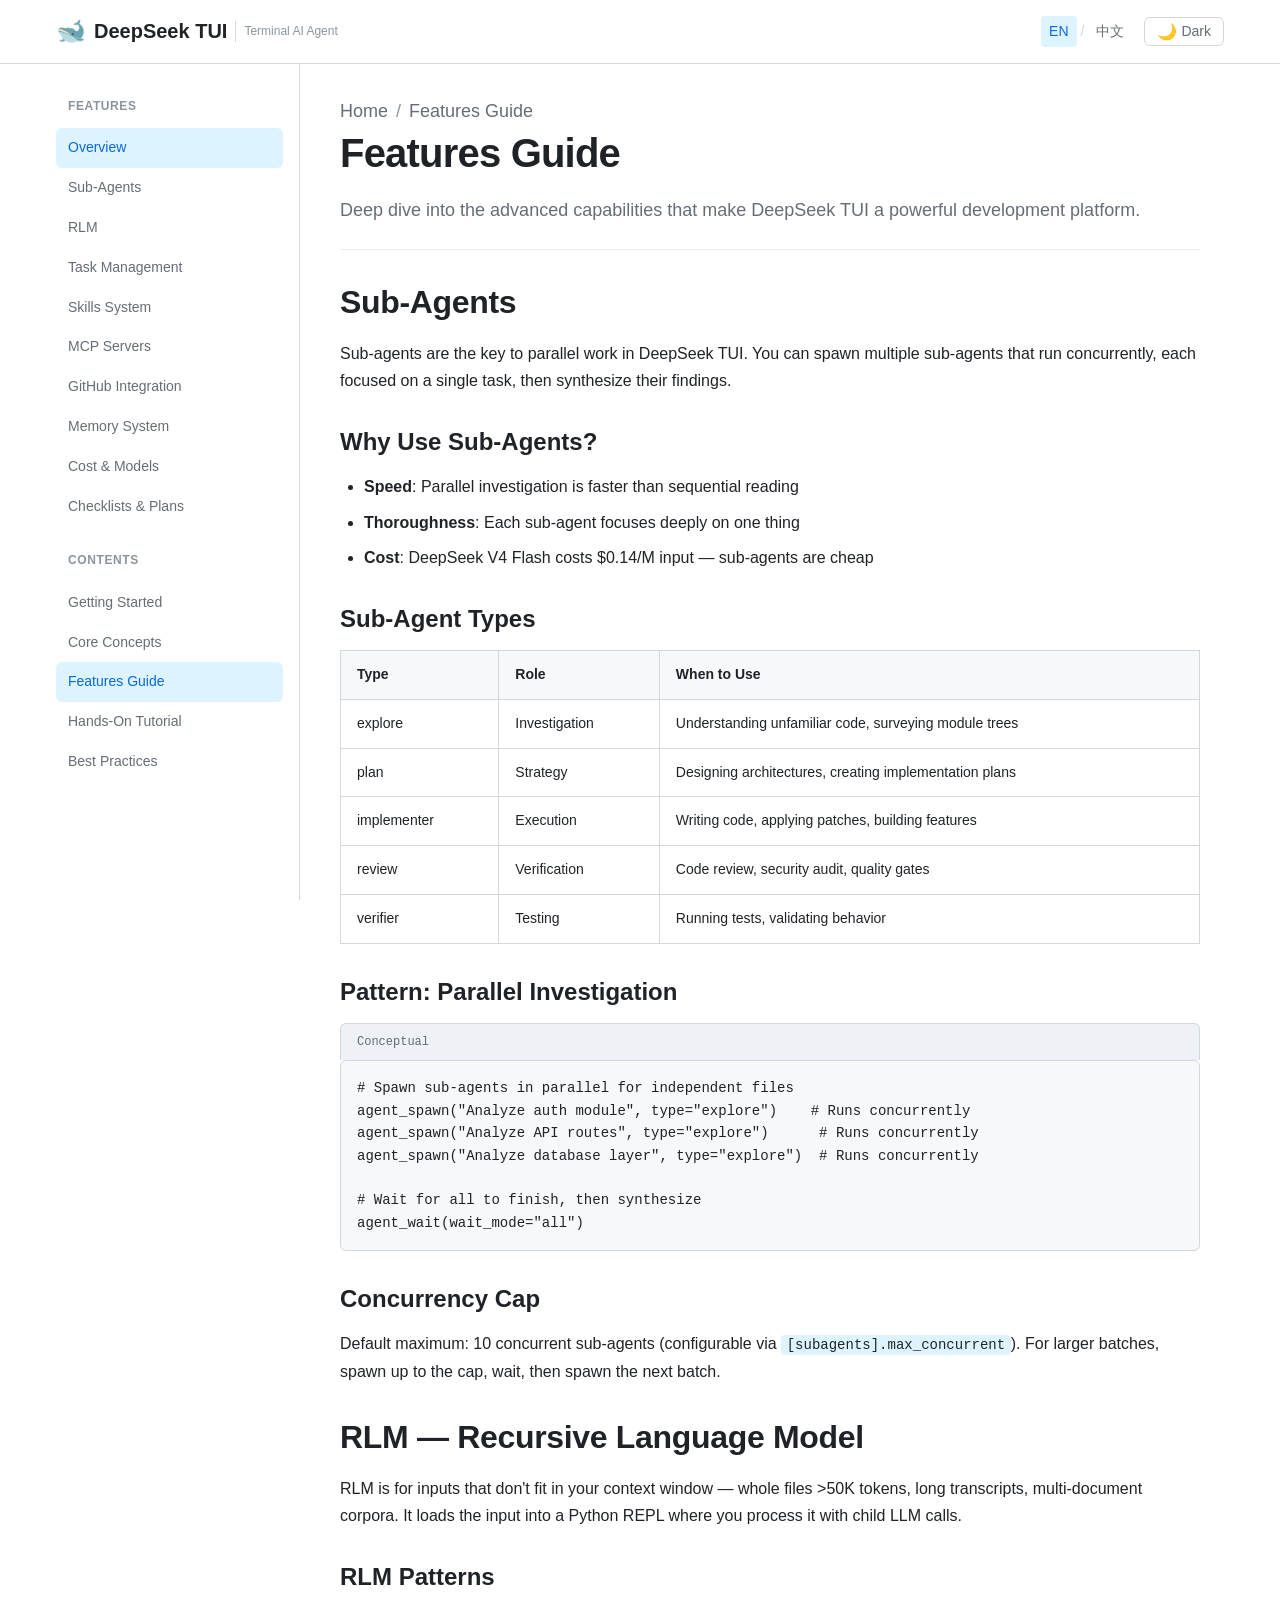
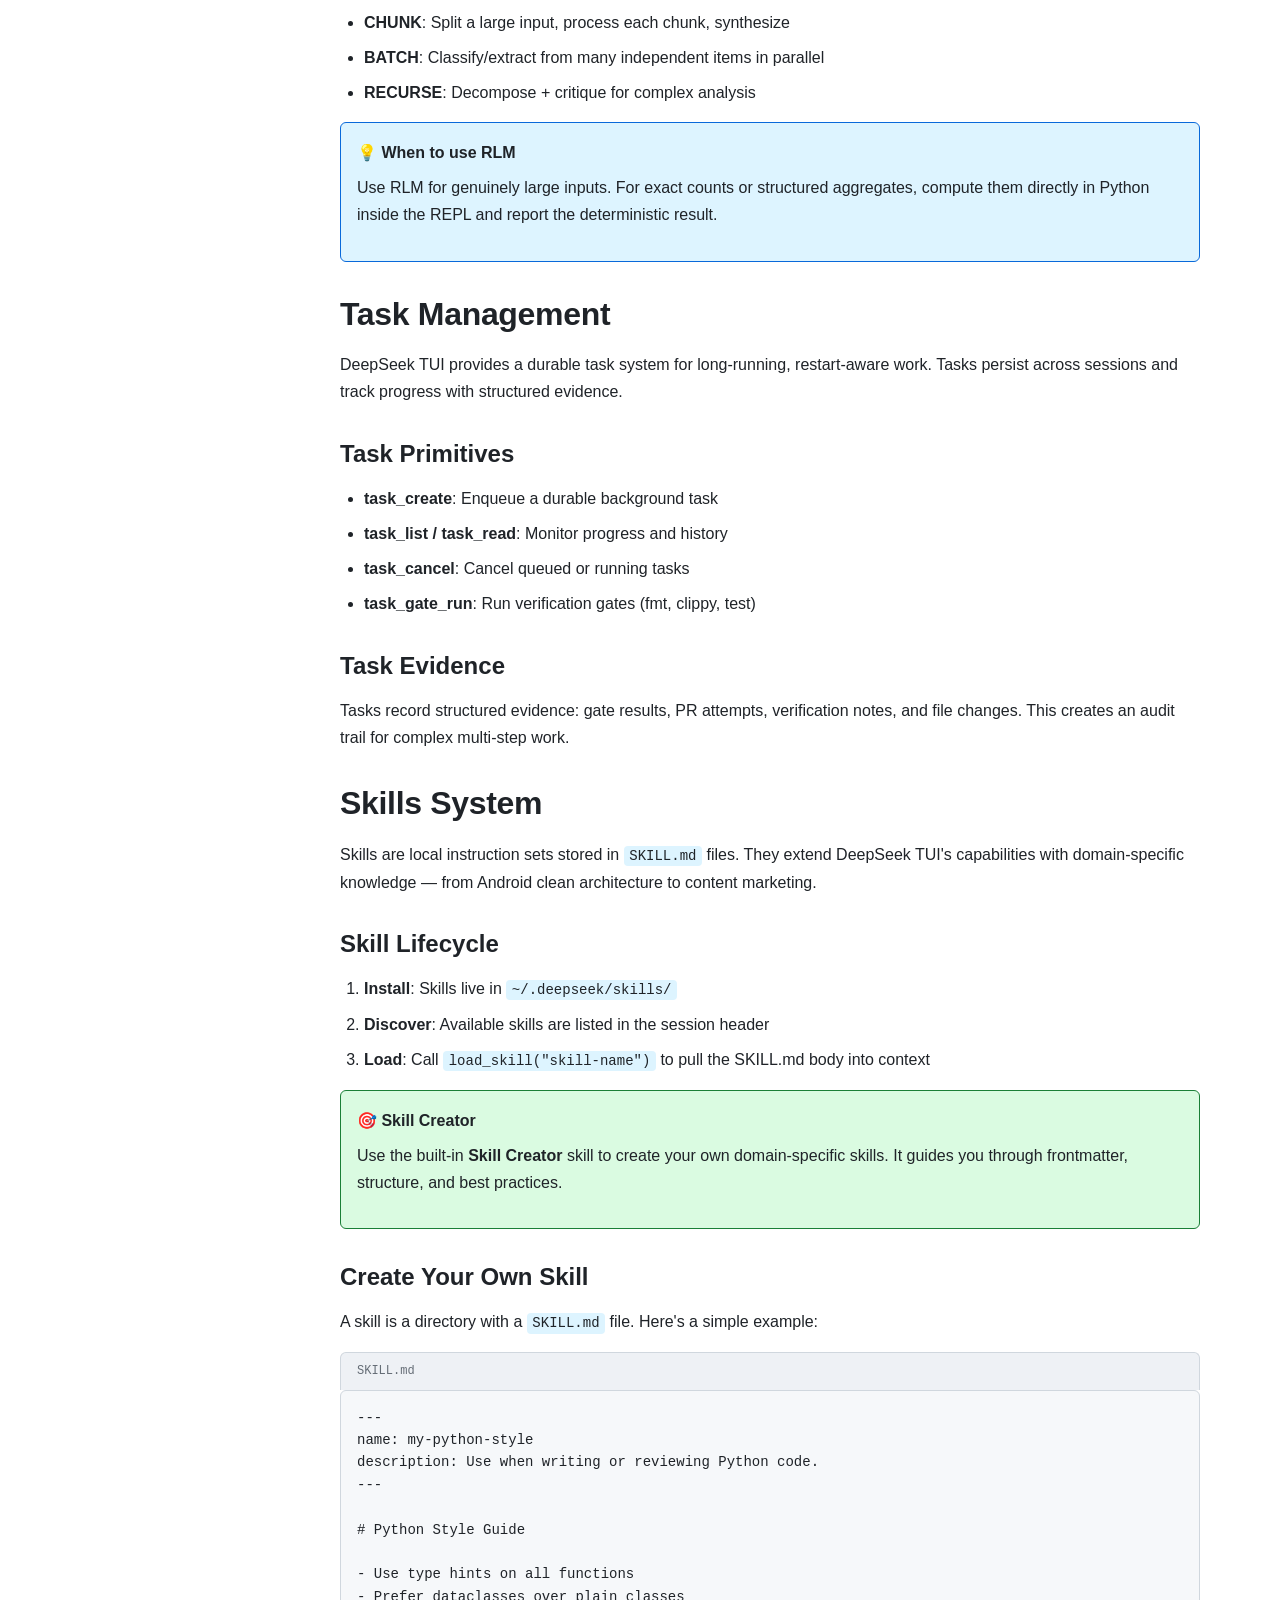
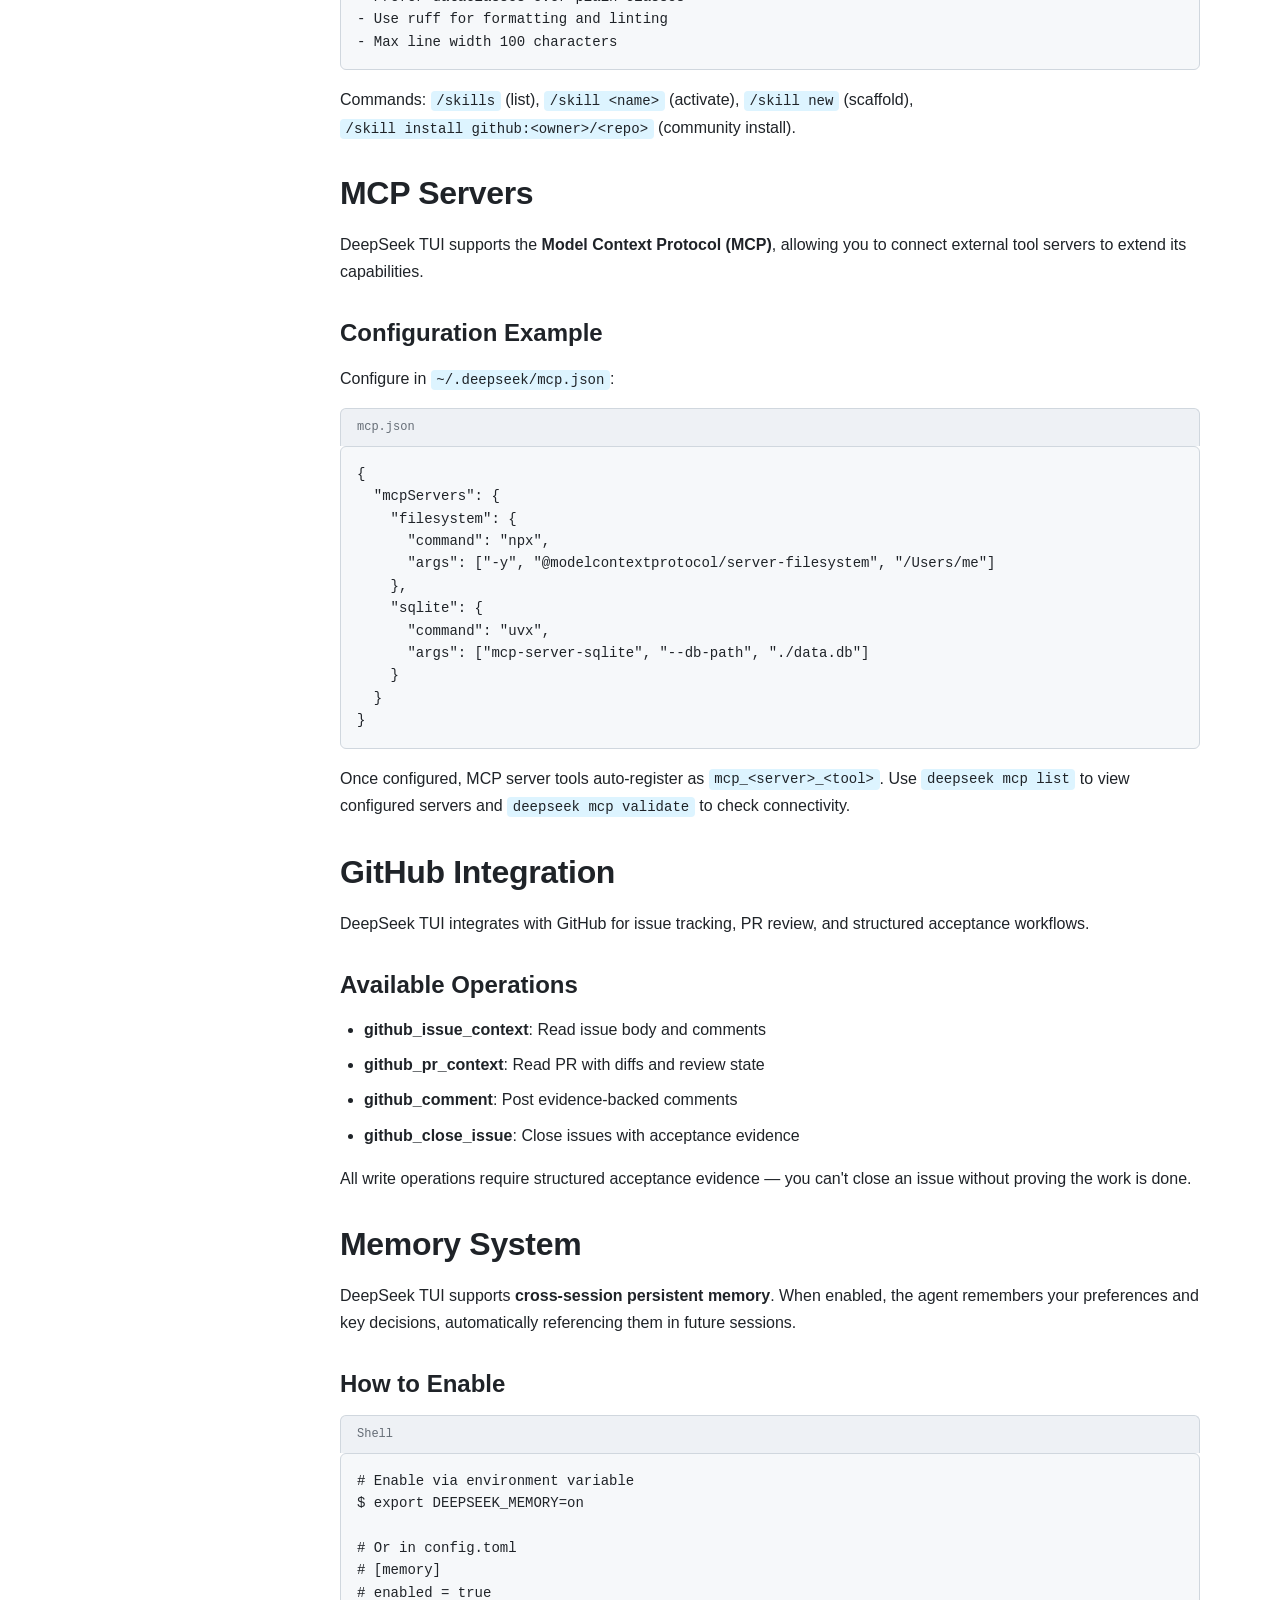
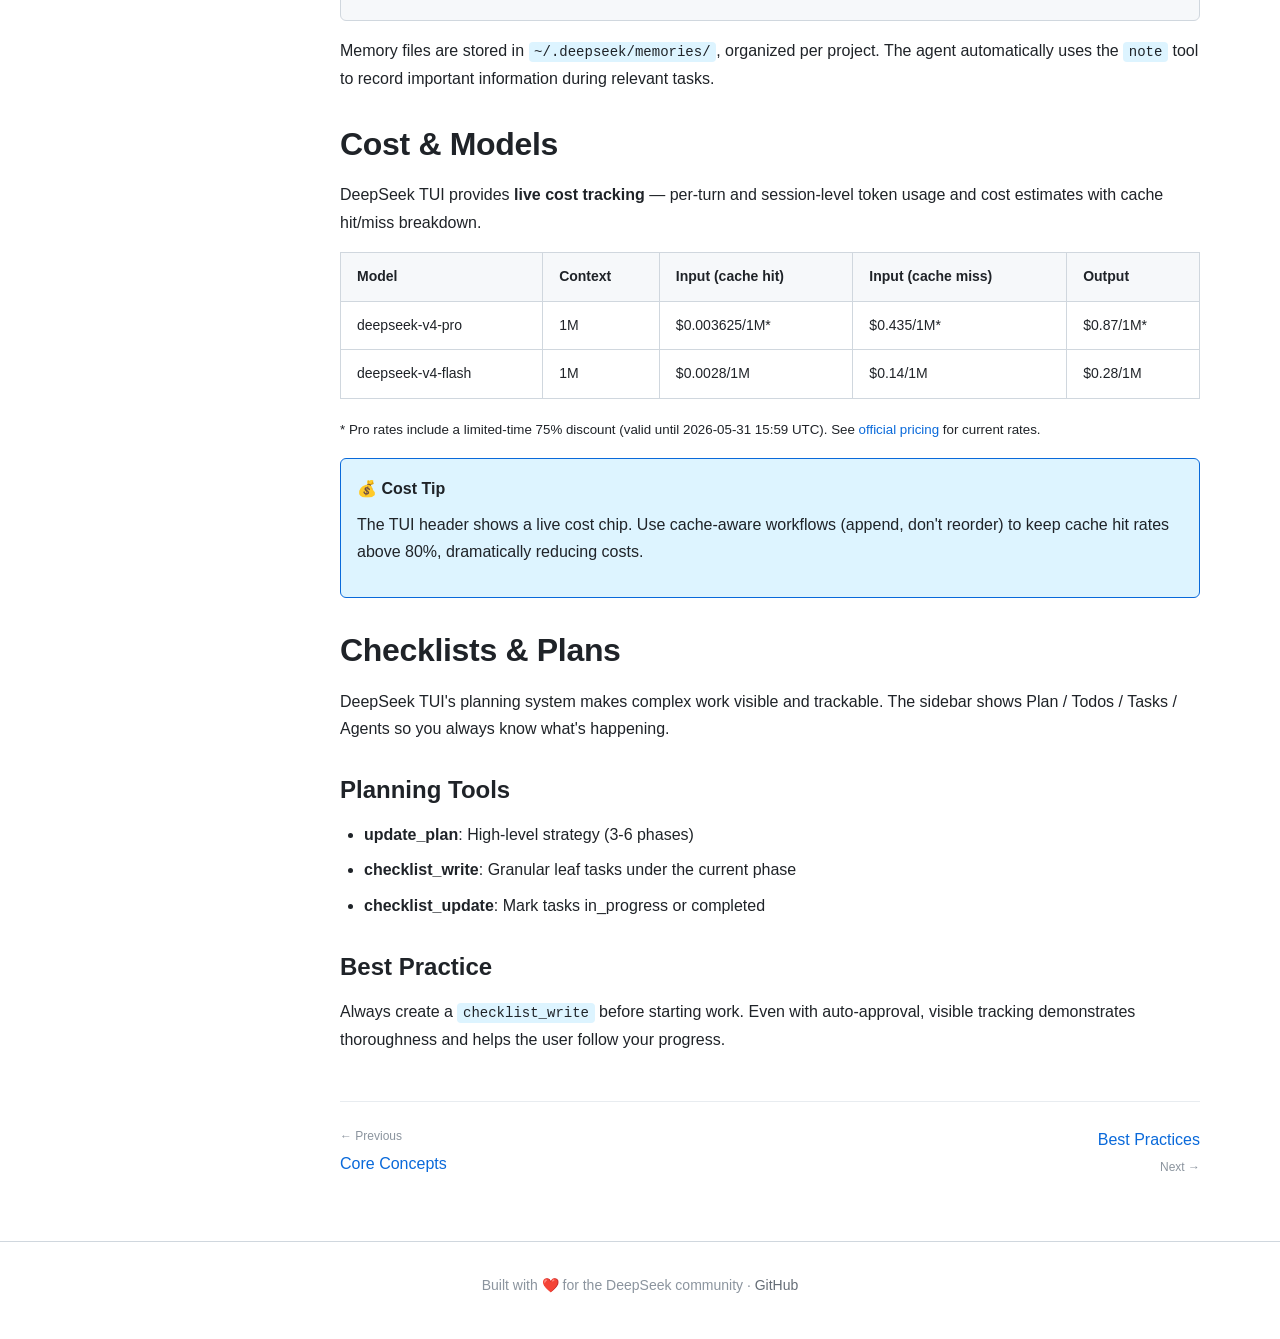
<file: en/features.html>
<!DOCTYPE html>
<html lang="en" data-theme="light">
<head>
  <meta charset="UTF-8">
  <meta name="viewport" content="width=device-width, initial-scale=1.0">
  <meta name="description" content="DeepSeek TUI features: sub-agents, RLM, tasks, skills, checklists, and GitHub integration.">
  <title>Features Guide — DeepSeek TUI Tutorial</title>
  <link rel="stylesheet" href="../css/global.css">
  <link rel="stylesheet" href="../css/layout.css">
</head>
<body>
  <header class="site-header">
    <div class="header-inner">
      <div class="header-left">
        <button id="mobile-nav-toggle" class="mobile-nav-toggle" aria-label="Toggle navigation" aria-expanded="false">
          <span class="nav-toggle-icon">☰</span>
        </button>
        <a href="./" class="header-logo"><span class="logo-icon">🐋</span><span>DeepSeek TUI</span><span class="header-tagline">Terminal AI Agent</span></a>
      </div>
      <div class="header-right">
        <div class="lang-switch">
          <a href="features.html" class="active" aria-current="page">EN</a>
          <span class="lang-sep">/</span>
          <a href="../zh/features.html">中文</a>
        </div>
        <button id="theme-toggle" class="theme-toggle" aria-label="Toggle dark mode">
          <span class="theme-icon">🌙</span><span class="theme-label">Dark</span>
        </button>
      </div>
    </div>
  </header>

  <div class="page-wrapper">
    <aside id="sidebar" class="sidebar">
      <nav class="sidebar-nav" aria-label="Section navigation">
        <div class="nav-section">
          <div class="nav-section-title">Features</div>
          <ul>
            <li><a href="features.html" class="active">Overview</a></li>
            <li><a href="#subagents">Sub-Agents</a></li>
            <li><a href="#rlm">RLM</a></li>
            <li><a href="#tasks">Task Management</a></li>
            <li><a href="#skills">Skills System</a></li>
            <li><a href="#mcp">MCP Servers</a></li>
            <li><a href="#github">GitHub Integration</a></li>
            <li><a href="#memory">Memory System</a></li>
            <li><a href="#cost">Cost &amp; Models</a></li>
            <li><a href="#checklists">Checklists &amp; Plans</a></li>
          </ul>
        </div>
        <div class="nav-section">
          <div class="nav-section-title">Contents</div>
          <ul>
            <li><a href="getting-started.html">Getting Started</a></li>
            <li><a href="core-concepts.html">Core Concepts</a></li>
            <li><a href="features.html">Features Guide</a></li>
            <li><a href="hands-on.html">Hands-On Tutorial</a></li>
            <li><a href="best-practices.html">Best Practices</a></li>
          </ul>
        </div>
      </nav>
    </aside>

    <main class="main-content">
      <div class="content-header">
        <p class="breadcrumb"><a href="./">Home</a> <span class="breadcrumb-sep">/</span> Features Guide</p>
        <h1>Features Guide</h1>
        <p>Deep dive into the advanced capabilities that make DeepSeek TUI a powerful development platform.</p>
      </div>

      <h2 id="subagents">Sub-Agents</h2>
      <p>Sub-agents are the key to parallel work in DeepSeek TUI. You can spawn multiple sub-agents that run concurrently, each focused on a single task, then synthesize their findings.</p>

      <h3>Why Use Sub-Agents?</h3>
      <ul>
        <li><strong>Speed</strong>: Parallel investigation is faster than sequential reading</li>
        <li><strong>Thoroughness</strong>: Each sub-agent focuses deeply on one thing</li>
        <li><strong>Cost</strong>: DeepSeek V4 Flash costs $0.14/M input — sub-agents are cheap</li>
      </ul>

      <h3>Sub-Agent Types</h3>
      <table>
        <tr><th>Type</th><th>Role</th><th>When to Use</th></tr>
        <tr><td>explore</td><td>Investigation</td><td>Understanding unfamiliar code, surveying module trees</td></tr>
        <tr><td>plan</td><td>Strategy</td><td>Designing architectures, creating implementation plans</td></tr>
        <tr><td>implementer</td><td>Execution</td><td>Writing code, applying patches, building features</td></tr>
        <tr><td>review</td><td>Verification</td><td>Code review, security audit, quality gates</td></tr>
        <tr><td>verifier</td><td>Testing</td><td>Running tests, validating behavior</td></tr>
      </table>

      <h3>Pattern: Parallel Investigation</h3>
      <div class="code-example">
        <div class="code-example-header"><span class="code-label">Conceptual</span></div>
        <pre><code># Spawn sub-agents in parallel for independent files
agent_spawn("Analyze auth module", type="explore")    # Runs concurrently
agent_spawn("Analyze API routes", type="explore")      # Runs concurrently
agent_spawn("Analyze database layer", type="explore")  # Runs concurrently

# Wait for all to finish, then synthesize
agent_wait(wait_mode="all")</code></pre>
      </div>

      <h3>Concurrency Cap</h3>
      <p>Default maximum: 10 concurrent sub-agents (configurable via <code>[subagents].max_concurrent</code>). For larger batches, spawn up to the cap, wait, then spawn the next batch.</p>

      <h2 id="rlm">RLM — Recursive Language Model</h2>
      <p>RLM is for inputs that don't fit in your context window — whole files >50K tokens, long transcripts, multi-document corpora. It loads the input into a Python REPL where you process it with child LLM calls.</p>

      <h3>RLM Patterns</h3>
      <ul>
        <li><strong>CHUNK</strong>: Split a large input, process each chunk, synthesize</li>
        <li><strong>BATCH</strong>: Classify/extract from many independent items in parallel</li>
        <li><strong>RECURSE</strong>: Decompose + critique for complex analysis</li>
      </ul>

      <div class="callout callout-info">
        <div class="callout-title">💡 When to use RLM</div>
        <p>Use RLM for genuinely large inputs. For exact counts or structured aggregates, compute them directly in Python inside the REPL and report the deterministic result.</p>
      </div>

      <h2 id="tasks">Task Management</h2>
      <p>DeepSeek TUI provides a durable task system for long-running, restart-aware work. Tasks persist across sessions and track progress with structured evidence.</p>

      <h3>Task Primitives</h3>
      <ul>
        <li><strong>task_create</strong>: Enqueue a durable background task</li>
        <li><strong>task_list / task_read</strong>: Monitor progress and history</li>
        <li><strong>task_cancel</strong>: Cancel queued or running tasks</li>
        <li><strong>task_gate_run</strong>: Run verification gates (fmt, clippy, test)</li>
      </ul>

      <h3>Task Evidence</h3>
      <p>Tasks record structured evidence: gate results, PR attempts, verification notes, and file changes. This creates an audit trail for complex multi-step work.</p>

      <h2 id="skills">Skills System</h2>
      <p>Skills are local instruction sets stored in <code>SKILL.md</code> files. They extend DeepSeek TUI's capabilities with domain-specific knowledge — from Android clean architecture to content marketing.</p>

      <h3>Skill Lifecycle</h3>
      <ol>
        <li><strong>Install</strong>: Skills live in <code>~/.deepseek/skills/</code></li>
        <li><strong>Discover</strong>: Available skills are listed in the session header</li>
        <li><strong>Load</strong>: Call <code>load_skill("skill-name")</code> to pull the SKILL.md body into context</li>
      </ol>

      <div class="callout callout-success">
        <div class="callout-title">🎯 Skill Creator</div>
        <p>Use the built-in <strong>Skill Creator</strong> skill to create your own domain-specific skills. It guides you through frontmatter, structure, and best practices.</p>
      </div>

      <h3>Create Your Own Skill</h3>
      <p>A skill is a directory with a <code>SKILL.md</code> file. Here's a simple example:</p>

      <div class="code-example">
        <div class="code-example-header"><span class="code-label">SKILL.md</span></div>
        <pre><code>---
name: my-python-style
description: Use when writing or reviewing Python code.
---

# Python Style Guide

- Use type hints on all functions
- Prefer dataclasses over plain classes
- Use ruff for formatting and linting
- Max line width 100 characters</code></pre>
      </div>

      <p>Commands: <code>/skills</code> (list), <code>/skill &lt;name&gt;</code> (activate), <code>/skill new</code> (scaffold), <code>/skill install github:&lt;owner&gt;/&lt;repo&gt;</code> (community install).</p>

      <h2 id="mcp">MCP Servers</h2>
      <p>DeepSeek TUI supports the <strong>Model Context Protocol (MCP)</strong>, allowing you to connect external tool servers to extend its capabilities.</p>

      <h3>Configuration Example</h3>
      <p>Configure in <code>~/.deepseek/mcp.json</code>:</p>

      <div class="code-example">
        <div class="code-example-header"><span class="code-label">mcp.json</span></div>
        <pre><code>{
  "mcpServers": {
    "filesystem": {
      "command": "npx",
      "args": ["-y", "@modelcontextprotocol/server-filesystem", "/Users/me"]
    },
    "sqlite": {
      "command": "uvx",
      "args": ["mcp-server-sqlite", "--db-path", "./data.db"]
    }
  }
}</code></pre>
      </div>

      <p>Once configured, MCP server tools auto-register as <code>mcp_&lt;server&gt;_&lt;tool&gt;</code>. Use <code>deepseek mcp list</code> to view configured servers and <code>deepseek mcp validate</code> to check connectivity.</p>

      <h2 id="github">GitHub Integration</h2>
      <p>DeepSeek TUI integrates with GitHub for issue tracking, PR review, and structured acceptance workflows.</p>

      <h3>Available Operations</h3>
      <ul>
        <li><strong>github_issue_context</strong>: Read issue body and comments</li>
        <li><strong>github_pr_context</strong>: Read PR with diffs and review state</li>
        <li><strong>github_comment</strong>: Post evidence-backed comments</li>
        <li><strong>github_close_issue</strong>: Close issues with acceptance evidence</li>
      </ul>

      <p>All write operations require structured acceptance evidence — you can't close an issue without proving the work is done.</p>

      <h2 id="memory">Memory System</h2>
      <p>DeepSeek TUI supports <strong>cross-session persistent memory</strong>. When enabled, the agent remembers your preferences and key decisions, automatically referencing them in future sessions.</p>

      <h3>How to Enable</h3>
      <div class="code-example">
        <div class="code-example-header"><span class="code-label">Shell</span></div>
        <pre><code># Enable via environment variable
$ export DEEPSEEK_MEMORY=on

# Or in config.toml
# [memory]
# enabled = true</code></pre>
      </div>
      <p>Memory files are stored in <code>~/.deepseek/memories/</code>, organized per project. The agent automatically uses the <code>note</code> tool to record important information during relevant tasks.</p>

      <h2 id="cost">Cost &amp; Models</h2>
      <p>DeepSeek TUI provides <strong>live cost tracking</strong> — per-turn and session-level token usage and cost estimates with cache hit/miss breakdown.</p>

      <table>
        <tr><th>Model</th><th>Context</th><th>Input (cache hit)</th><th>Input (cache miss)</th><th>Output</th></tr>
        <tr><td>deepseek-v4-pro</td><td>1M</td><td>$0.003625/1M*</td><td>$0.435/1M*</td><td>$0.87/1M*</td></tr>
        <tr><td>deepseek-v4-flash</td><td>1M</td><td>$0.0028/1M</td><td>$0.14/1M</td><td>$0.28/1M</td></tr>
      </table>

      <p><small>* Pro rates include a limited-time 75% discount (valid until 2026-05-31 15:59 UTC). See <a href="https://api-docs.deepseek.com/quick_start/pricing" target="_blank">official pricing</a> for current rates.</small></p>

      <div class="callout callout-info">
        <div class="callout-title">💰 Cost Tip</div>
        <p>The TUI header shows a live cost chip. Use cache-aware workflows (append, don't reorder) to keep cache hit rates above 80%, dramatically reducing costs.</p>
      </div>

      <h2 id="checklists">Checklists &amp; Plans</h2>
      <p>DeepSeek TUI's planning system makes complex work visible and trackable. The sidebar shows Plan / Todos / Tasks / Agents so you always know what's happening.</p>

      <h3>Planning Tools</h3>
      <ul>
        <li><strong>update_plan</strong>: High-level strategy (3-6 phases)</li>
        <li><strong>checklist_write</strong>: Granular leaf tasks under the current phase</li>
        <li><strong>checklist_update</strong>: Mark tasks in_progress or completed</li>
      </ul>

      <h3>Best Practice</h3>
      <p>Always create a <code>checklist_write</code> before starting work. Even with auto-approval, visible tracking demonstrates thoroughness and helps the user follow your progress.</p>

      <nav class="page-nav">
        <a href="core-concepts.html" class="page-nav-prev">Core Concepts</a>
        <a href="best-practices.html" class="page-nav-next">Best Practices</a>
      </nav>
    </main>
  </div>

  <footer class="site-footer">
    <div class="footer-inner">
      <p>Built with ❤️ for the DeepSeek community · <a href="https://github.com/deepseek-ai">GitHub</a></p>
    </div>
  </footer>

  <script src="../js/theme.js"></script>
  <script src="../js/nav.js"></script>
</body>
</html>
</file>
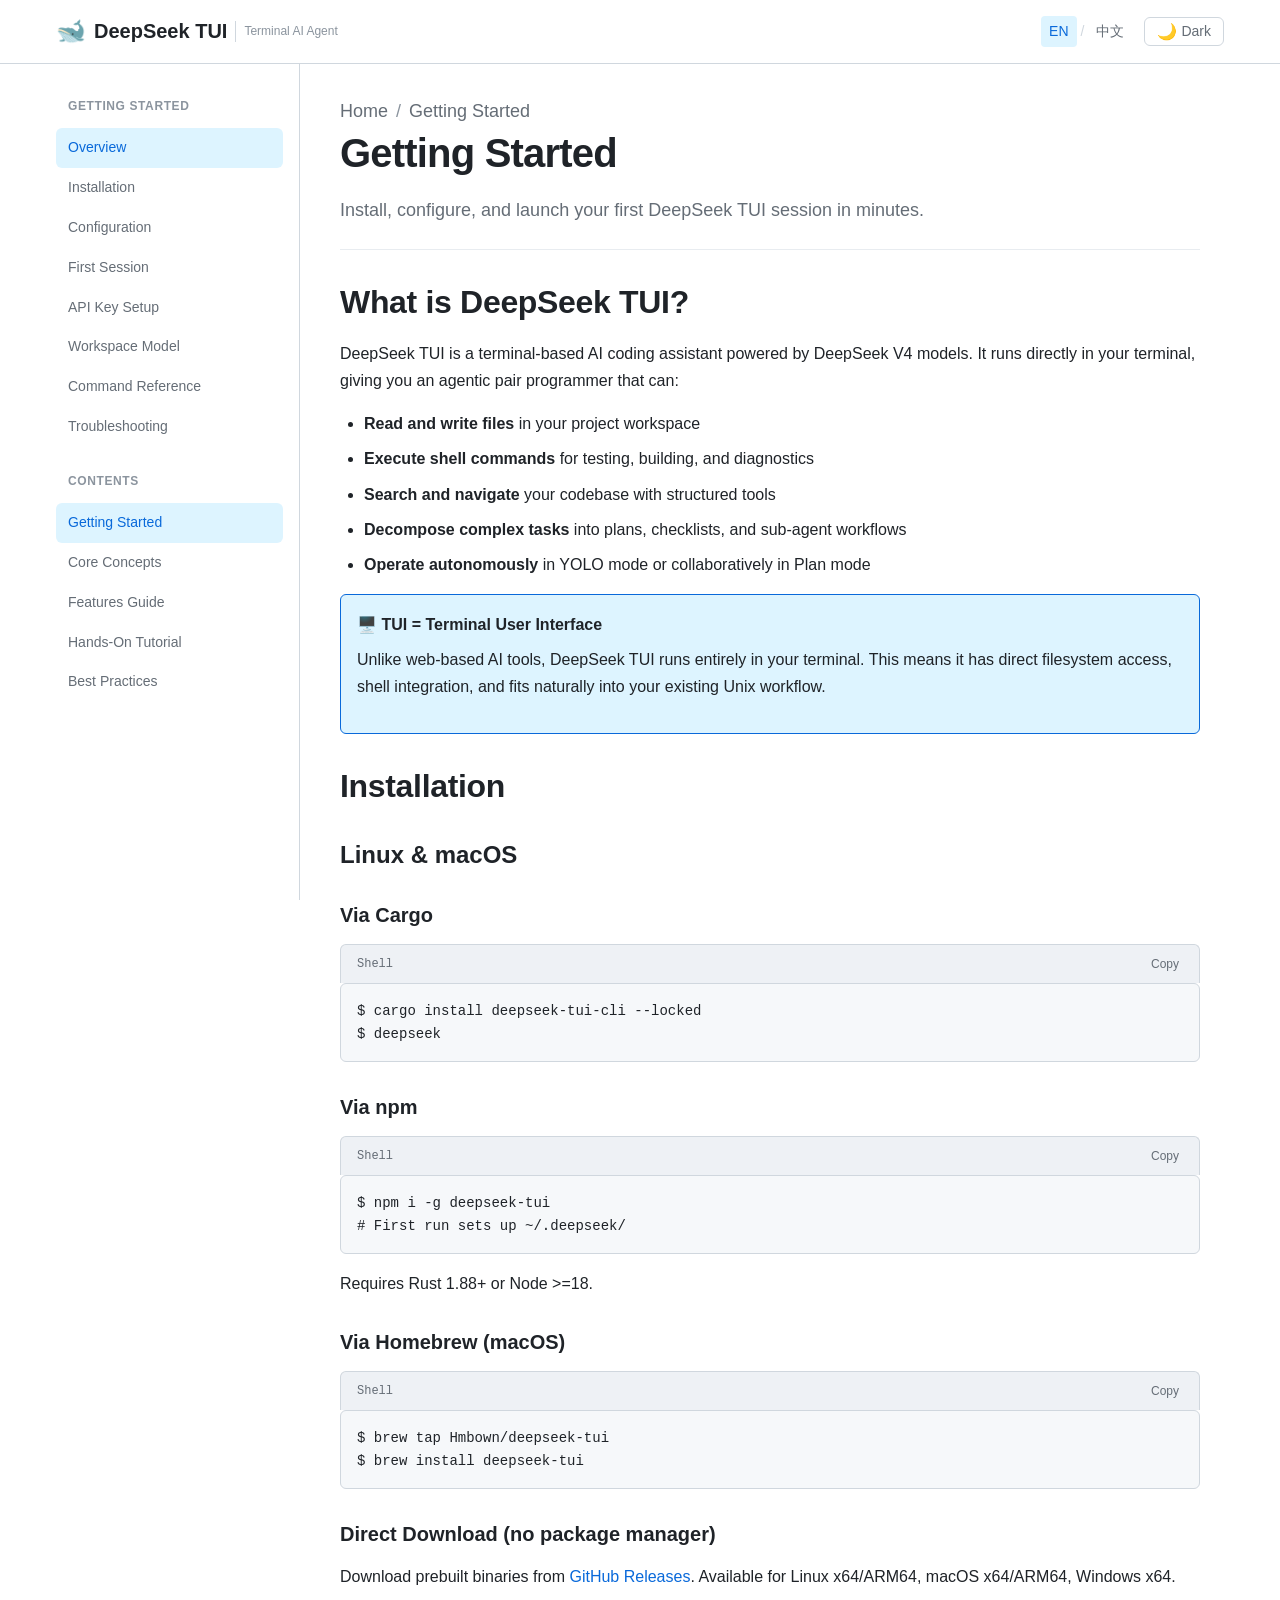
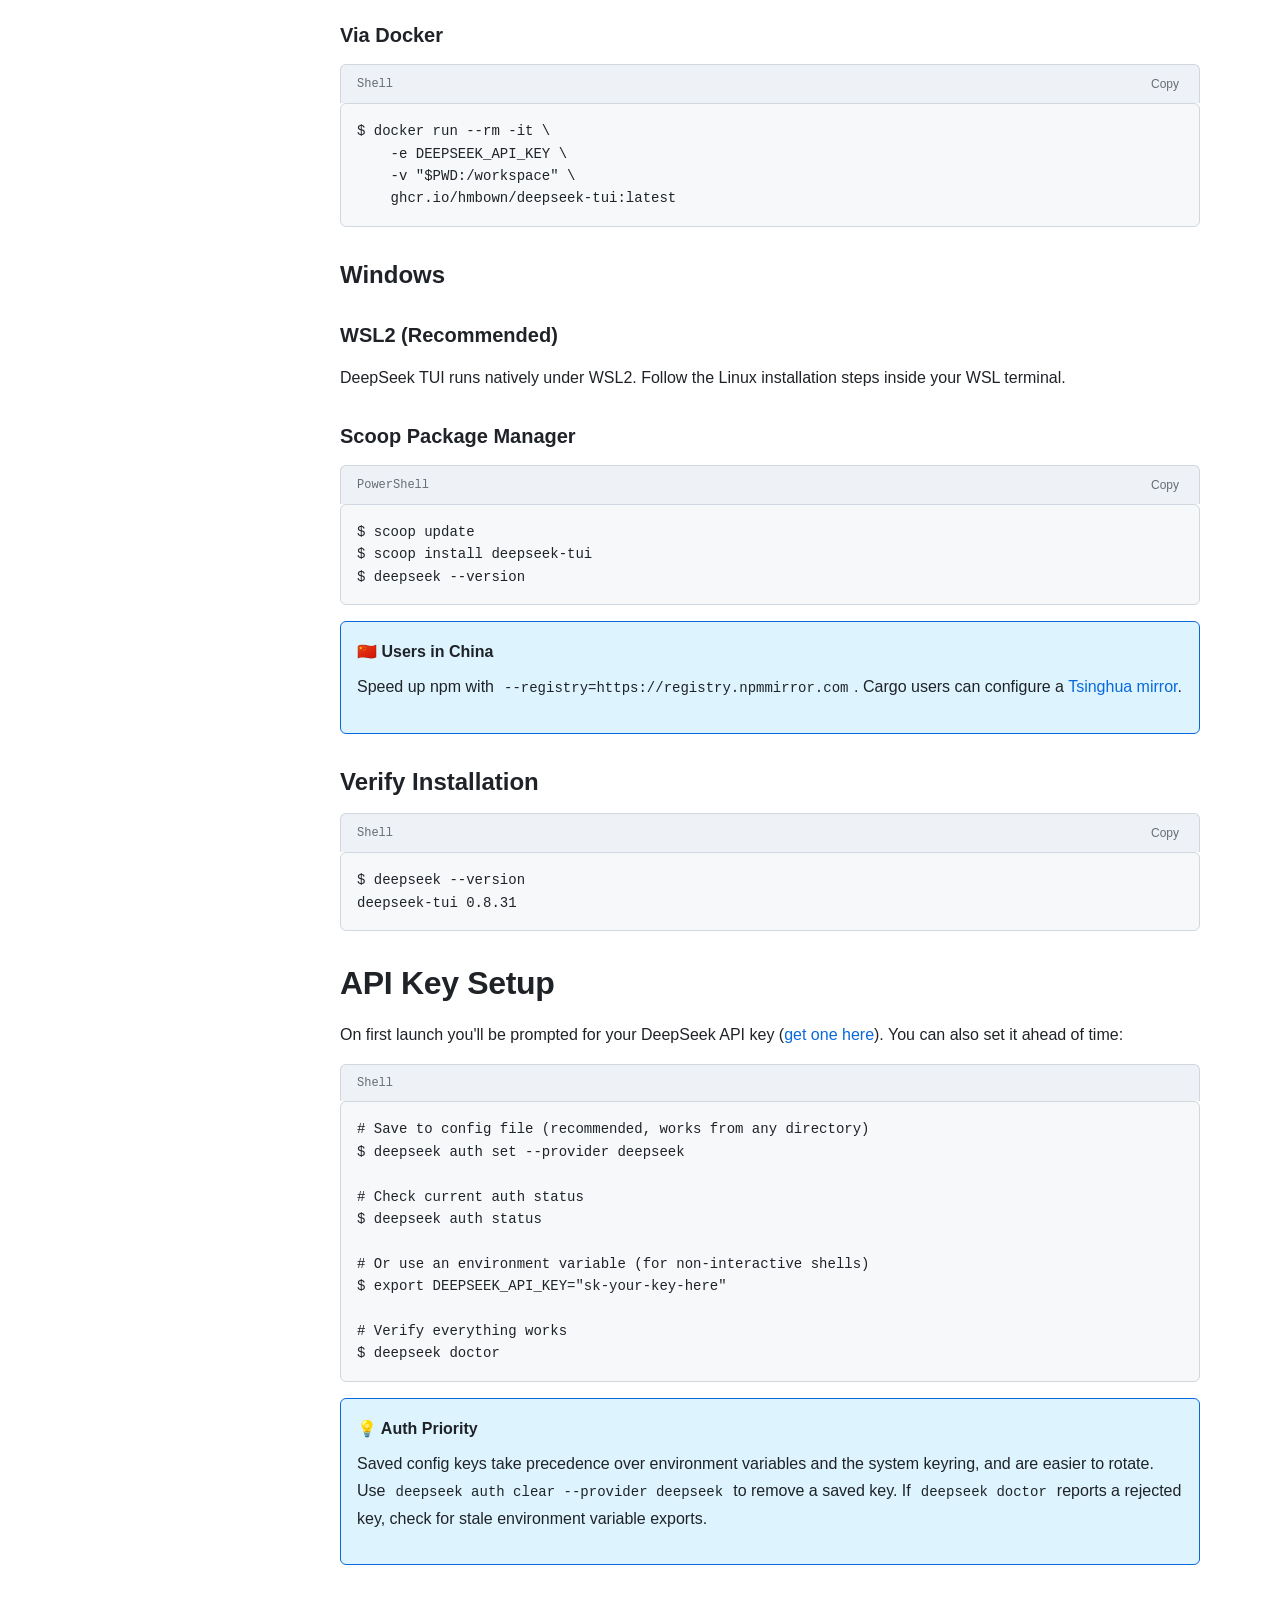
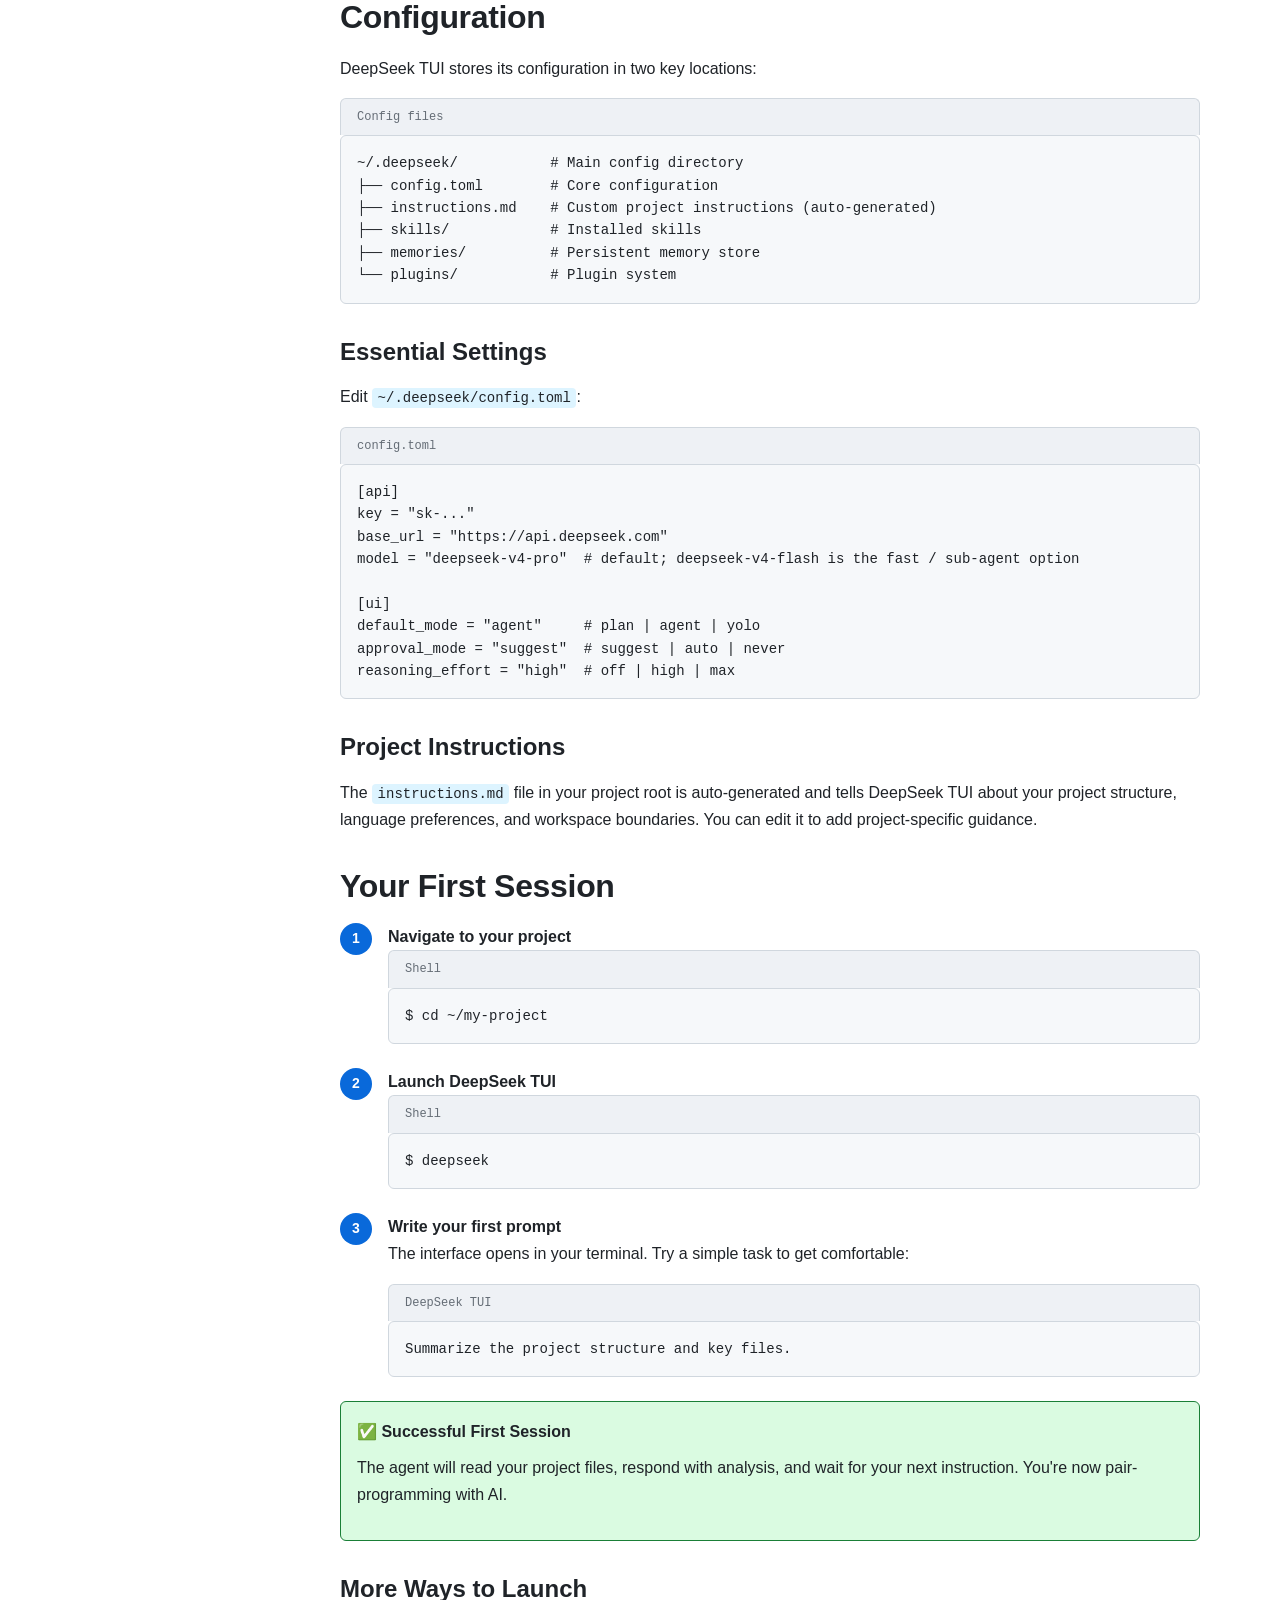
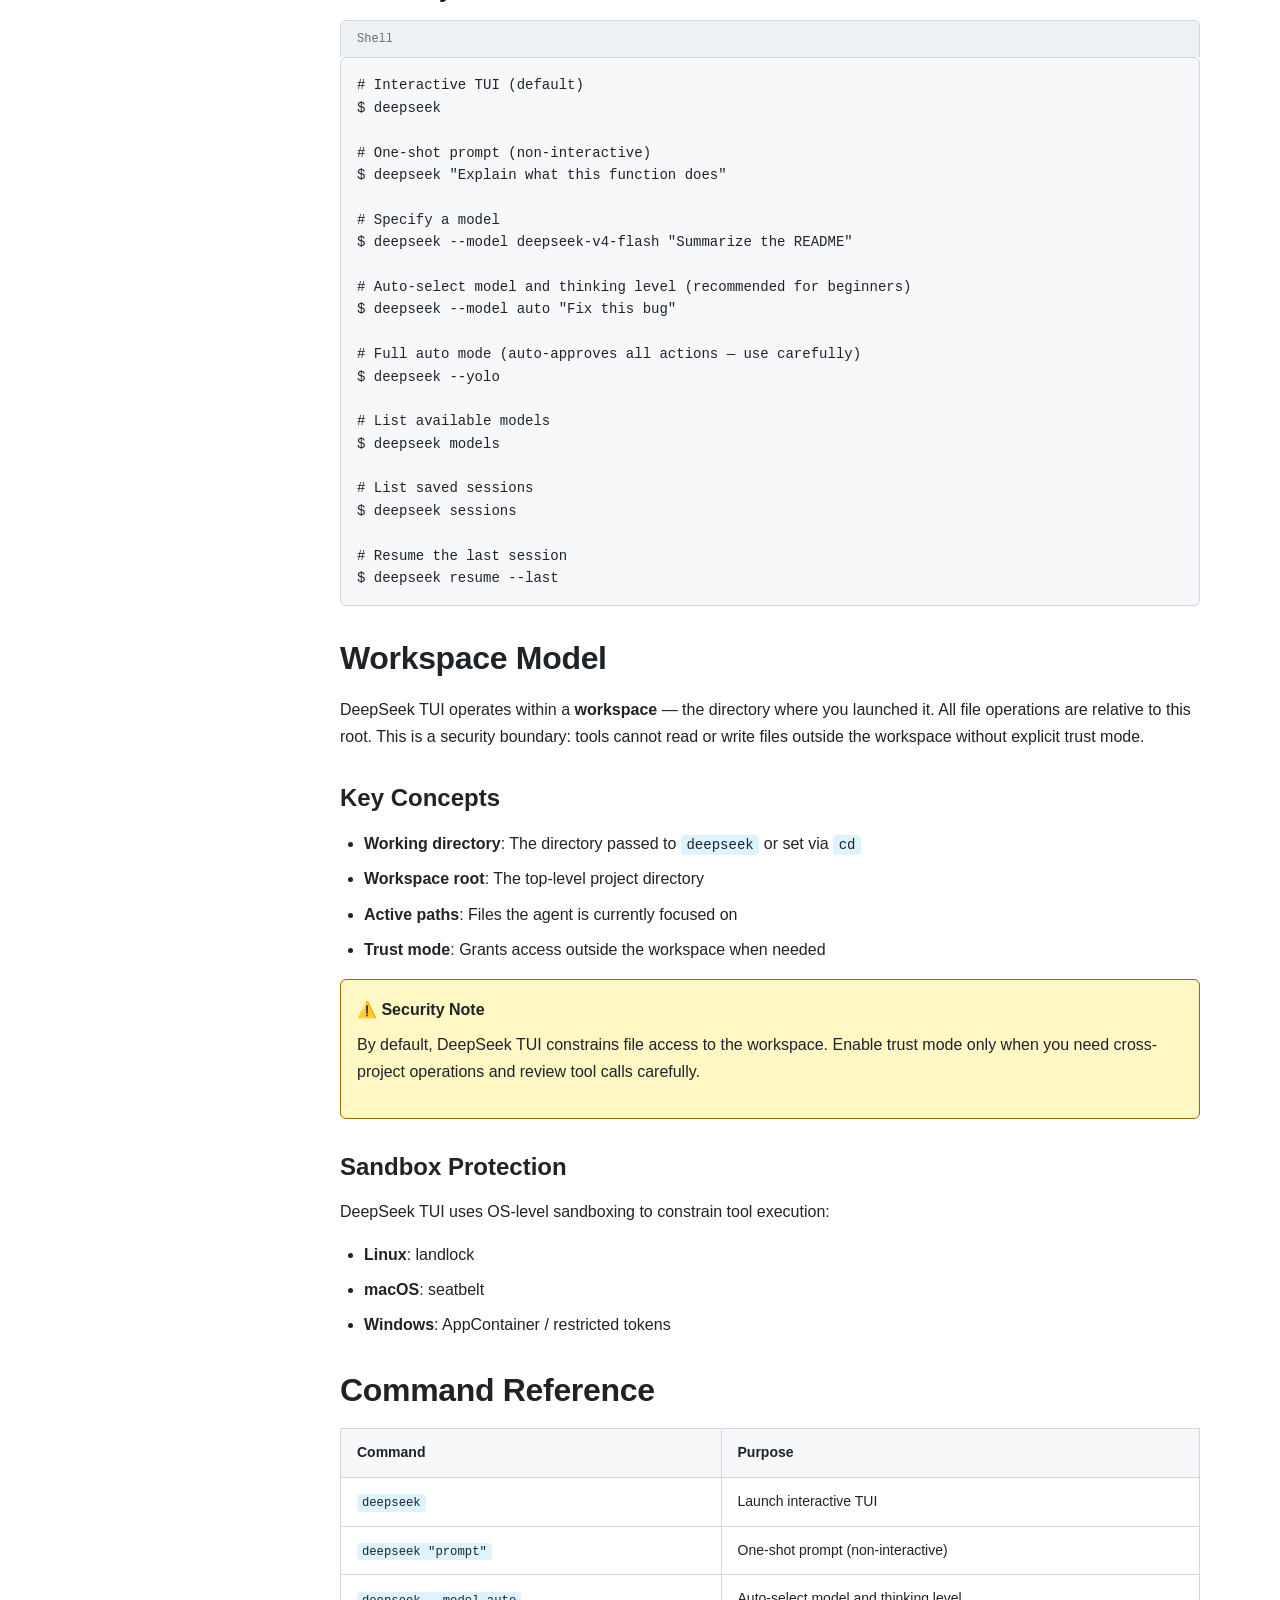
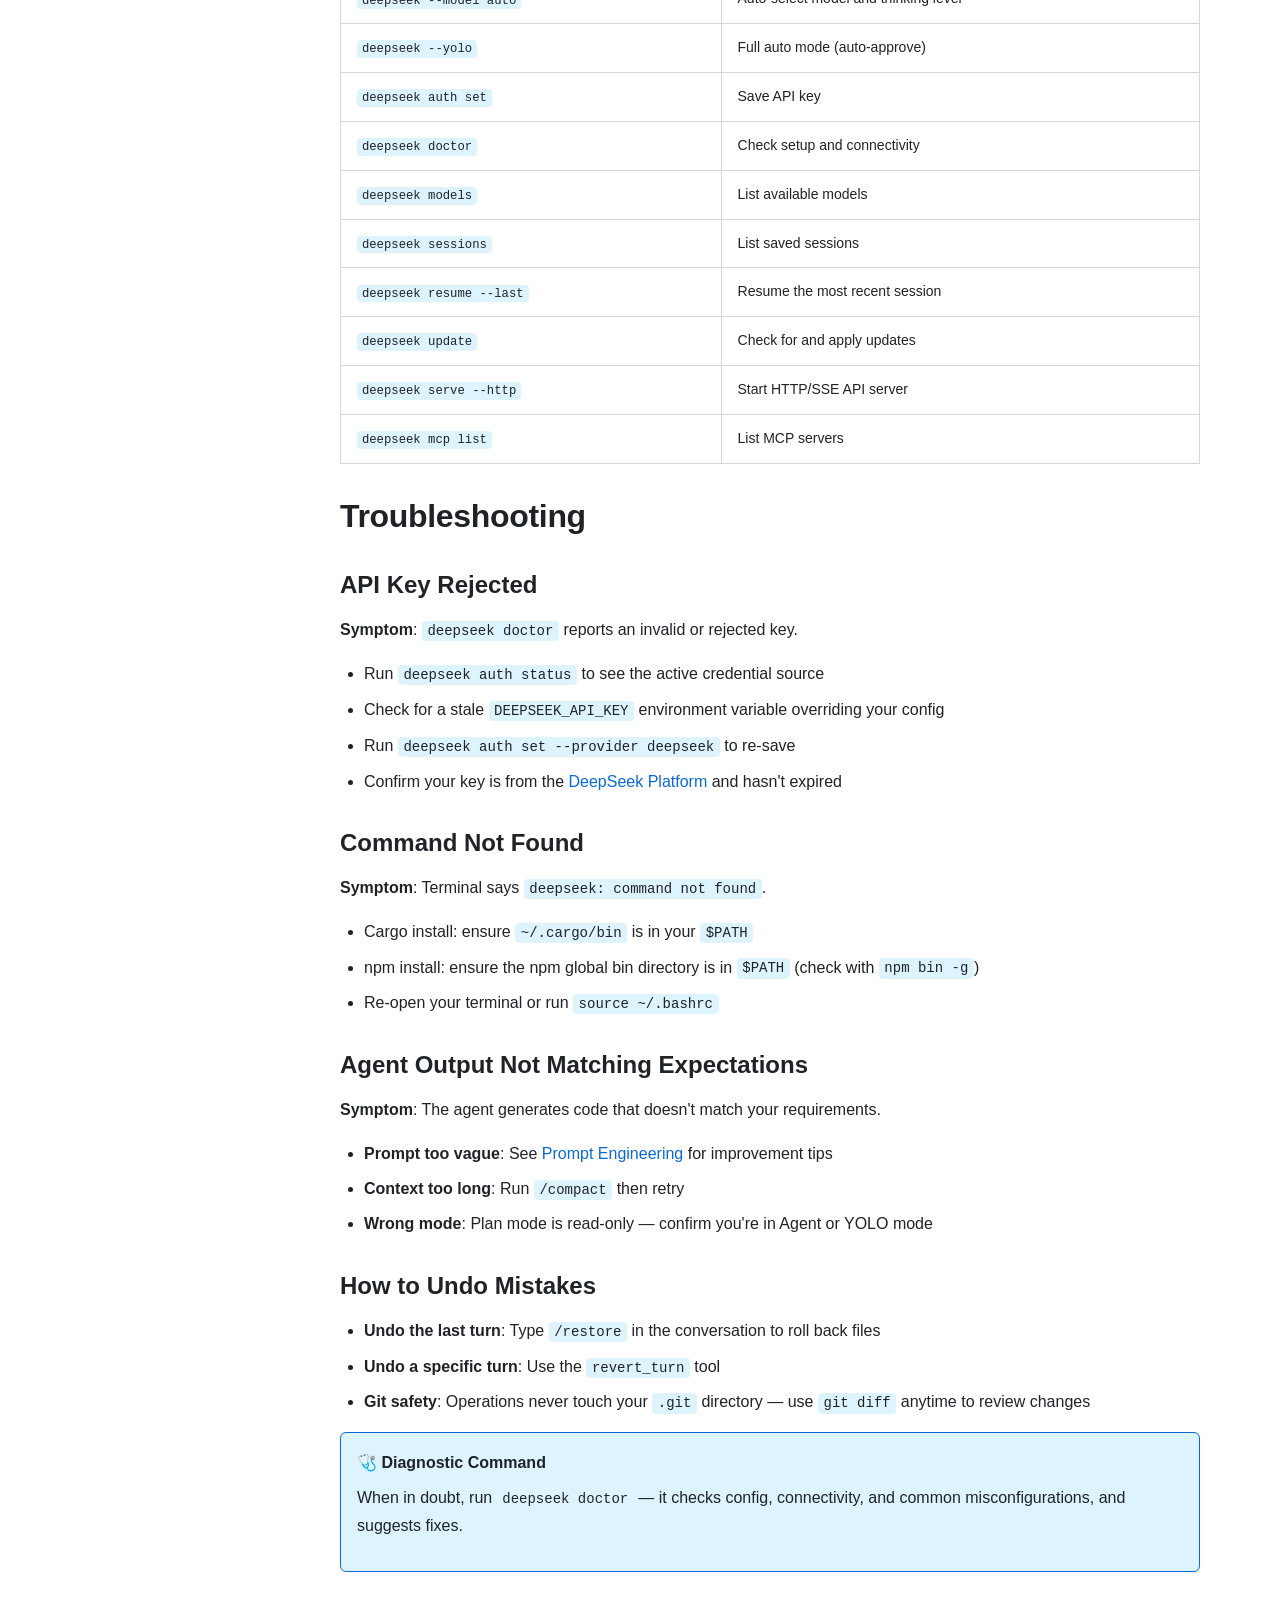
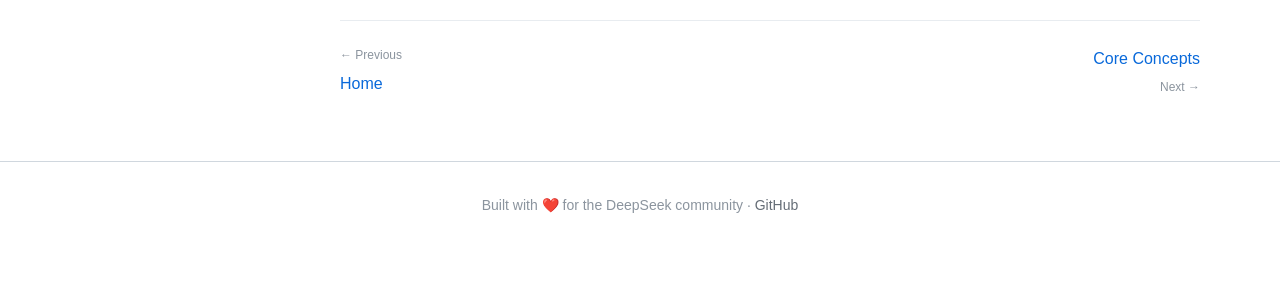
<file: en/getting-started.html>
<!DOCTYPE html>
<html lang="en" data-theme="light">
<head>
  <meta charset="UTF-8">
  <meta name="viewport" content="width=device-width, initial-scale=1.0">
  <meta name="description" content="Install and configure DeepSeek TUI. Your first steps with the terminal AI coding assistant.">
  <title>Getting Started — DeepSeek TUI Tutorial</title>
  <link rel="stylesheet" href="../css/global.css">
  <link rel="stylesheet" href="../css/layout.css">
</head>
<body>
  <header class="site-header">
    <div class="header-inner">
      <div class="header-left">
        <button id="mobile-nav-toggle" class="mobile-nav-toggle" aria-label="Toggle navigation" aria-expanded="false">
          <span class="nav-toggle-icon">☰</span>
        </button>
        <a href="./" class="header-logo">
          <span class="logo-icon">🐋</span>
          <span>DeepSeek TUI</span><span class="header-tagline">Terminal AI Agent</span>
        </a>
      </div>
      <div class="header-right">
        <div class="lang-switch">
          <a href="getting-started.html" class="active" aria-current="page">EN</a>
          <span class="lang-sep">/</span>
          <a href="../zh/getting-started.html">中文</a>
        </div>
        <button id="theme-toggle" class="theme-toggle" aria-label="Toggle dark mode">
          <span class="theme-icon">🌙</span>
          <span class="theme-label">Dark</span>
        </button>
      </div>
    </div>
  </header>

  <div class="page-wrapper">
    <aside id="sidebar" class="sidebar">
      <nav class="sidebar-nav" aria-label="Section navigation">
        <div class="nav-section">
          <div class="nav-section-title">Getting Started</div>
          <ul>
            <li><a href="getting-started.html" class="active">Overview</a></li>
            <li><a href="#installation">Installation</a></li>
            <li><a href="#configuration">Configuration</a></li>
            <li><a href="#first-session">First Session</a></li>
            <li><a href="#api-key">API Key Setup</a></li>
            <li><a href="#workspace">Workspace Model</a></li>
            <li><a href="#commands">Command Reference</a></li>
            <li><a href="#troubleshooting">Troubleshooting</a></li>
          </ul>
        </div>
        <div class="nav-section">
          <div class="nav-section-title">Contents</div>
          <ul>
            <li><a href="getting-started.html">Getting Started</a></li>
            <li><a href="core-concepts.html">Core Concepts</a></li>
            <li><a href="features.html">Features Guide</a></li>
            <li><a href="hands-on.html">Hands-On Tutorial</a></li>
            <li><a href="best-practices.html">Best Practices</a></li>
          </ul>
        </div>
      </nav>
    </aside>

    <main class="main-content">
      <div class="content-header">
        <p class="breadcrumb">
          <a href="./">Home</a> <span class="breadcrumb-sep">/</span> Getting Started
        </p>
        <h1>Getting Started</h1>
        <p>Install, configure, and launch your first DeepSeek TUI session in minutes.</p>
      </div>

      <!-- Overview -->
      <h2>What is DeepSeek TUI?</h2>
      <p>
        DeepSeek TUI is a terminal-based AI coding assistant powered by DeepSeek V4 models.
        It runs directly in your terminal, giving you an agentic pair programmer that can:
      </p>
      <ul>
        <li><strong>Read and write files</strong> in your project workspace</li>
        <li><strong>Execute shell commands</strong> for testing, building, and diagnostics</li>
        <li><strong>Search and navigate</strong> your codebase with structured tools</li>
        <li><strong>Decompose complex tasks</strong> into plans, checklists, and sub-agent workflows</li>
        <li><strong>Operate autonomously</strong> in YOLO mode or collaboratively in Plan mode</li>
      </ul>

      <div class="callout callout-info">
        <div class="callout-title">🖥️ TUI = Terminal User Interface</div>
        <p>Unlike web-based AI tools, DeepSeek TUI runs entirely in your terminal. This means it has direct filesystem access, shell integration, and fits naturally into your existing Unix workflow.</p>
      </div>

      <!-- Installation -->
      <h2 id="installation">Installation</h2>

      <h3>Linux &amp; macOS</h3>

      <h4>Via Cargo</h4>
      <div class="code-example">
        <div class="code-example-header">
          <span class="code-label">Shell</span>
          <button class="copy-btn" onclick="navigator.clipboard.writeText('cargo install deepseek-tui-cli --locked')">Copy</button>
        </div>
        <pre><code>$ cargo install deepseek-tui-cli --locked
$ deepseek</code></pre>
      </div>

      <h4>Via npm</h4>
      <div class="code-example">
        <div class="code-example-header">
          <span class="code-label">Shell</span>
          <button class="copy-btn" onclick="navigator.clipboard.writeText('npm i -g deepseek-tui')">Copy</button>
        </div>
        <pre><code>$ npm i -g deepseek-tui
# First run sets up ~/.deepseek/</code></pre>
      </div>

      <p>Requires Rust 1.88+ or Node >=18.</p>

      <h4>Via Homebrew (macOS)</h4>
      <div class="code-example">
        <div class="code-example-header">
          <span class="code-label">Shell</span>
          <button class="copy-btn" onclick="navigator.clipboard.writeText('brew tap Hmbown/deepseek-tui && brew install deepseek-tui')">Copy</button>
        </div>
        <pre><code>$ brew tap Hmbown/deepseek-tui
$ brew install deepseek-tui</code></pre>
      </div>

      <h4>Direct Download (no package manager)</h4>
      <p>Download prebuilt binaries from <a href="https://github.com/Hmbown/DeepSeek-TUI/releases" target="_blank">GitHub Releases</a>. Available for Linux x64/ARM64, macOS x64/ARM64, Windows x64.</p>

      <h4>Via Docker</h4>
      <div class="code-example">
        <div class="code-example-header">
          <span class="code-label">Shell</span>
          <button class="copy-btn" onclick="navigator.clipboard.writeText('docker run --rm -it -e DEEPSEEK_API_KEY -v "$PWD:/workspace" ghcr.io/hmbown/deepseek-tui:latest')">Copy</button>
        </div>
        <pre><code>$ docker run --rm -it \
    -e DEEPSEEK_API_KEY \
    -v "$PWD:/workspace" \
    ghcr.io/hmbown/deepseek-tui:latest</code></pre>
      </div>

      <h3>Windows</h3>
      <h4>WSL2 (Recommended)</h4>
      <p>DeepSeek TUI runs natively under WSL2. Follow the Linux installation steps inside your WSL terminal.</p>

      <h4>Scoop Package Manager</h4>
      <div class="code-example">
        <div class="code-example-header">
          <span class="code-label">PowerShell</span>
          <button class="copy-btn" onclick="navigator.clipboard.writeText('scoop update && scoop install deepseek-tui')">Copy</button>
        </div>
        <pre><code>$ scoop update
$ scoop install deepseek-tui
$ deepseek --version</code></pre>
      </div>

      <div class="callout callout-info">
        <div class="callout-title">🇨🇳 Users in China</div>
        <p>Speed up npm with <code>--registry=https://registry.npmmirror.com</code>. Cargo users can configure a <a href="https://mirrors.tuna.tsinghua.edu.cn/help/crates.io-index.git/" target="_blank">Tsinghua mirror</a>.</p>
      </div>

      <h3>Verify Installation</h3>
      <div class="code-example">
        <div class="code-example-header">
          <span class="code-label">Shell</span>
          <button class="copy-btn" onclick="navigator.clipboard.writeText('deepseek --version')">Copy</button>
        </div>
        <pre><code>$ deepseek --version
deepseek-tui 0.8.31</code></pre>
      </div>

      <!-- API Key Setup -->
      <h2 id="api-key">API Key Setup</h2>
      <p>On first launch you'll be prompted for your DeepSeek API key (<a href="https://platform.deepseek.com/api_keys" target="_blank">get one here</a>). You can also set it ahead of time:</p>

      <div class="code-example">
        <div class="code-example-header"><span class="code-label">Shell</span></div>
        <pre><code># Save to config file (recommended, works from any directory)
$ deepseek auth set --provider deepseek

# Check current auth status
$ deepseek auth status

# Or use an environment variable (for non-interactive shells)
$ export DEEPSEEK_API_KEY="sk-your-key-here"

# Verify everything works
$ deepseek doctor</code></pre>
      </div>

      <div class="callout callout-info">
        <div class="callout-title">💡 Auth Priority</div>
        <p>Saved config keys take precedence over environment variables and the system keyring, and are easier to rotate. Use <code>deepseek auth clear --provider deepseek</code> to remove a saved key. If <code>deepseek doctor</code> reports a rejected key, check for stale environment variable exports.</p>
      </div>

      <!-- Configuration -->
      <h2 id="configuration">Configuration</h2>
      <p>DeepSeek TUI stores its configuration in two key locations:</p>

      <div class="code-example">
        <div class="code-example-header">
          <span class="code-label">Config files</span>
        </div>
        <pre><code>~/.deepseek/           # Main config directory
├── config.toml        # Core configuration
├── instructions.md    # Custom project instructions (auto-generated)
├── skills/            # Installed skills
├── memories/          # Persistent memory store
└── plugins/           # Plugin system</code></pre>
      </div>

      <h3>Essential Settings</h3>
      <p>Edit <code>~/.deepseek/config.toml</code>:</p>

      <div class="code-example">
        <div class="code-example-header"><span class="code-label">config.toml</span></div>
        <pre><code>[api]
key = "sk-..."
base_url = "https://api.deepseek.com"
model = "deepseek-v4-pro"  # default; deepseek-v4-flash is the fast / sub-agent option

[ui]
default_mode = "agent"     # plan | agent | yolo
approval_mode = "suggest"  # suggest | auto | never
reasoning_effort = "high"  # off | high | max</code></pre>
      </div>

      <h3>Project Instructions</h3>
      <p>
        The <code>instructions.md</code> file in your project root is auto-generated and tells DeepSeek TUI about
        your project structure, language preferences, and workspace boundaries. You can edit it to add
        project-specific guidance.
      </p>

      <!-- First Session -->
      <h2 id="first-session">Your First Session</h2>

      <ol class="step-list">
        <li>
          <strong>Navigate to your project</strong>
          <div class="code-example">
            <div class="code-example-header"><span class="code-label">Shell</span></div>
            <pre><code>$ cd ~/my-project</code></pre>
          </div>
        </li>
        <li>
          <strong>Launch DeepSeek TUI</strong>
          <div class="code-example">
            <div class="code-example-header"><span class="code-label">Shell</span></div>
            <pre><code>$ deepseek</code></pre>
          </div>
        </li>
        <li>
          <strong>Write your first prompt</strong>
          <p>The interface opens in your terminal. Try a simple task to get comfortable:</p>
          <div class="code-example">
            <div class="code-example-header"><span class="code-label">DeepSeek TUI</span></div>
            <pre><code>Summarize the project structure and key files.</code></pre>
          </div>
        </li>
      </ol>

      <div class="callout callout-success">
        <div class="callout-title">✅ Successful First Session</div>
        <p>The agent will read your project files, respond with analysis, and wait for your next instruction. You're now pair-programming with AI.</p>
      </div>

      <h3>More Ways to Launch</h3>
      <div class="code-example">
        <div class="code-example-header"><span class="code-label">Shell</span></div>
        <pre><code># Interactive TUI (default)
$ deepseek

# One-shot prompt (non-interactive)
$ deepseek "Explain what this function does"

# Specify a model
$ deepseek --model deepseek-v4-flash "Summarize the README"

# Auto-select model and thinking level (recommended for beginners)
$ deepseek --model auto "Fix this bug"

# Full auto mode (auto-approves all actions — use carefully)
$ deepseek --yolo

# List available models
$ deepseek models

# List saved sessions
$ deepseek sessions

# Resume the last session
$ deepseek resume --last</code></pre>
      </div>

      <!-- Workspace Model -->
      <h2 id="workspace">Workspace Model</h2>
      <p>
        DeepSeek TUI operates within a <strong>workspace</strong> — the directory where you launched it.
        All file operations are relative to this root. This is a security boundary:
        tools cannot read or write files outside the workspace without explicit trust mode.
      </p>

      <h3>Key Concepts</h3>
      <ul>
        <li><strong>Working directory</strong>: The directory passed to <code>deepseek</code> or set via <code>cd</code></li>
        <li><strong>Workspace root</strong>: The top-level project directory</li>
        <li><strong>Active paths</strong>: Files the agent is currently focused on</li>
        <li><strong>Trust mode</strong>: Grants access outside the workspace when needed</li>
      </ul>

      <div class="callout callout-warning">
        <div class="callout-title">⚠️ Security Note</div>
        <p>By default, DeepSeek TUI constrains file access to the workspace. Enable trust mode only when you need cross-project operations and review tool calls carefully.</p>
      </div>

      <h3>Sandbox Protection</h3>
      <p>DeepSeek TUI uses OS-level sandboxing to constrain tool execution:</p>
      <ul>
        <li><strong>Linux</strong>: landlock</li>
        <li><strong>macOS</strong>: seatbelt</li>
        <li><strong>Windows</strong>: AppContainer / restricted tokens</li>
      </ul>

      <!-- Command Reference -->
      <h2 id="commands">Command Reference</h2>

      <table>
        <tr><th>Command</th><th>Purpose</th></tr>
        <tr><td><code>deepseek</code></td><td>Launch interactive TUI</td></tr>
        <tr><td><code>deepseek "prompt"</code></td><td>One-shot prompt (non-interactive)</td></tr>
        <tr><td><code>deepseek --model auto</code></td><td>Auto-select model and thinking level</td></tr>
        <tr><td><code>deepseek --yolo</code></td><td>Full auto mode (auto-approve)</td></tr>
        <tr><td><code>deepseek auth set</code></td><td>Save API key</td></tr>
        <tr><td><code>deepseek doctor</code></td><td>Check setup and connectivity</td></tr>
        <tr><td><code>deepseek models</code></td><td>List available models</td></tr>
        <tr><td><code>deepseek sessions</code></td><td>List saved sessions</td></tr>
        <tr><td><code>deepseek resume --last</code></td><td>Resume the most recent session</td></tr>
        <tr><td><code>deepseek update</code></td><td>Check for and apply updates</td></tr>
        <tr><td><code>deepseek serve --http</code></td><td>Start HTTP/SSE API server</td></tr>
        <tr><td><code>deepseek mcp list</code></td><td>List MCP servers</td></tr>
      </table>

      <!-- Troubleshooting -->
      <h2 id="troubleshooting">Troubleshooting</h2>

      <h3>API Key Rejected</h3>
      <p><strong>Symptom</strong>: <code>deepseek doctor</code> reports an invalid or rejected key.</p>
      <ul>
        <li>Run <code>deepseek auth status</code> to see the active credential source</li>
        <li>Check for a stale <code>DEEPSEEK_API_KEY</code> environment variable overriding your config</li>
        <li>Run <code>deepseek auth set --provider deepseek</code> to re-save</li>
        <li>Confirm your key is from the <a href="https://platform.deepseek.com/api_keys" target="_blank">DeepSeek Platform</a> and hasn't expired</li>
      </ul>

      <h3>Command Not Found</h3>
      <p><strong>Symptom</strong>: Terminal says <code>deepseek: command not found</code>.</p>
      <ul>
        <li>Cargo install: ensure <code>~/.cargo/bin</code> is in your <code>$PATH</code></li>
        <li>npm install: ensure the npm global bin directory is in <code>$PATH</code> (check with <code>npm bin -g</code>)</li>
        <li>Re-open your terminal or run <code>source ~/.bashrc</code></li>
      </ul>

      <h3>Agent Output Not Matching Expectations</h3>
      <p><strong>Symptom</strong>: The agent generates code that doesn't match your requirements.</p>
      <ul>
        <li><strong>Prompt too vague</strong>: See <a href="best-practices.html#prompting">Prompt Engineering</a> for improvement tips</li>
        <li><strong>Context too long</strong>: Run <code>/compact</code> then retry</li>
        <li><strong>Wrong mode</strong>: Plan mode is read-only — confirm you're in Agent or YOLO mode</li>
      </ul>

      <h3>How to Undo Mistakes</h3>
      <ul>
        <li><strong>Undo the last turn</strong>: Type <code>/restore</code> in the conversation to roll back files</li>
        <li><strong>Undo a specific turn</strong>: Use the <code>revert_turn</code> tool</li>
        <li><strong>Git safety</strong>: Operations never touch your <code>.git</code> directory — use <code>git diff</code> anytime to review changes</li>
      </ul>

      <div class="callout callout-info">
        <div class="callout-title">🩺 Diagnostic Command</div>
        <p>When in doubt, run <code>deepseek doctor</code> — it checks config, connectivity, and common misconfigurations, and suggests fixes.</p>
      </div>

      <!-- Page Navigation -->
      <nav class="page-nav">
        <a href="./" class="page-nav-prev">Home</a>
        <a href="core-concepts.html" class="page-nav-next">Core Concepts</a>
      </nav>
    </main>
  </div>

  <footer class="site-footer">
    <div class="footer-inner">
      <p>Built with ❤️ for the DeepSeek community · <a href="https://github.com/deepseek-ai">GitHub</a></p>
    </div>
  </footer>

  <script src="../js/theme.js"></script>
  <script src="../js/nav.js"></script>
</body>
</html>
</file>
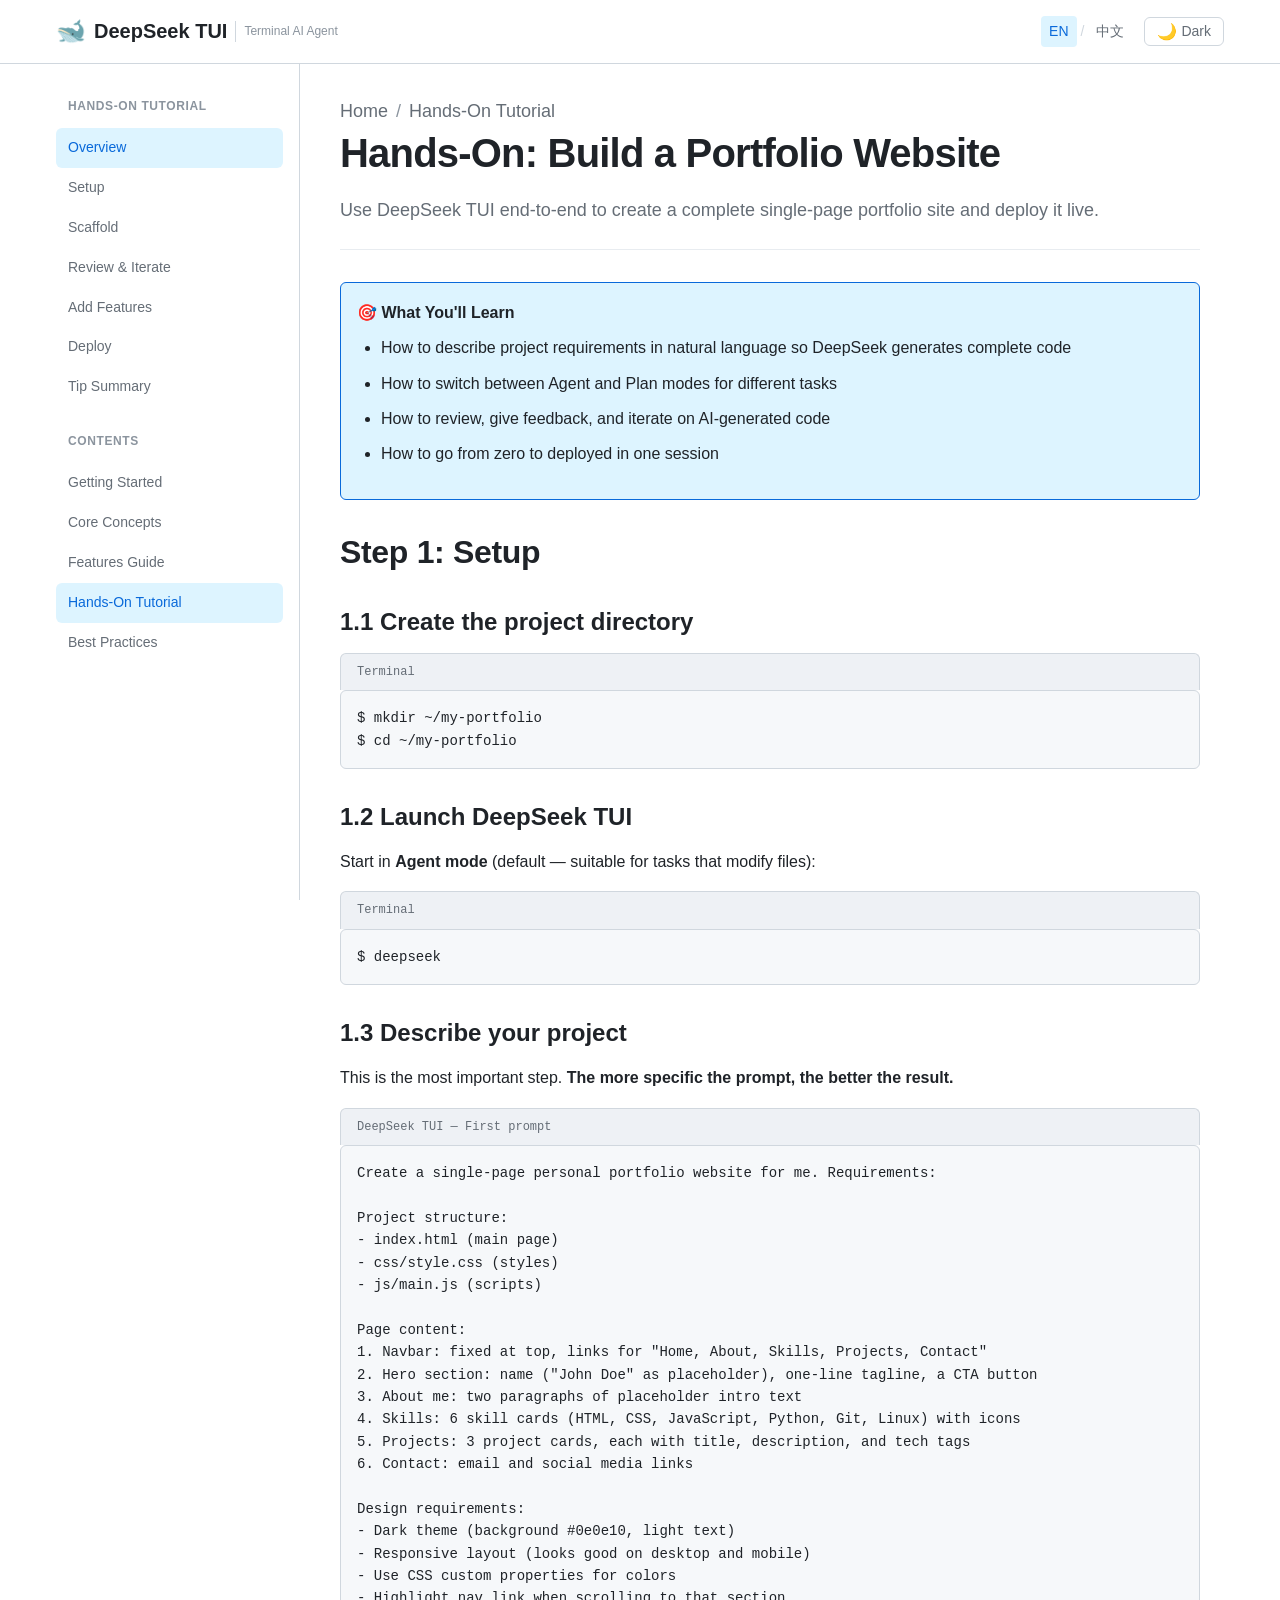
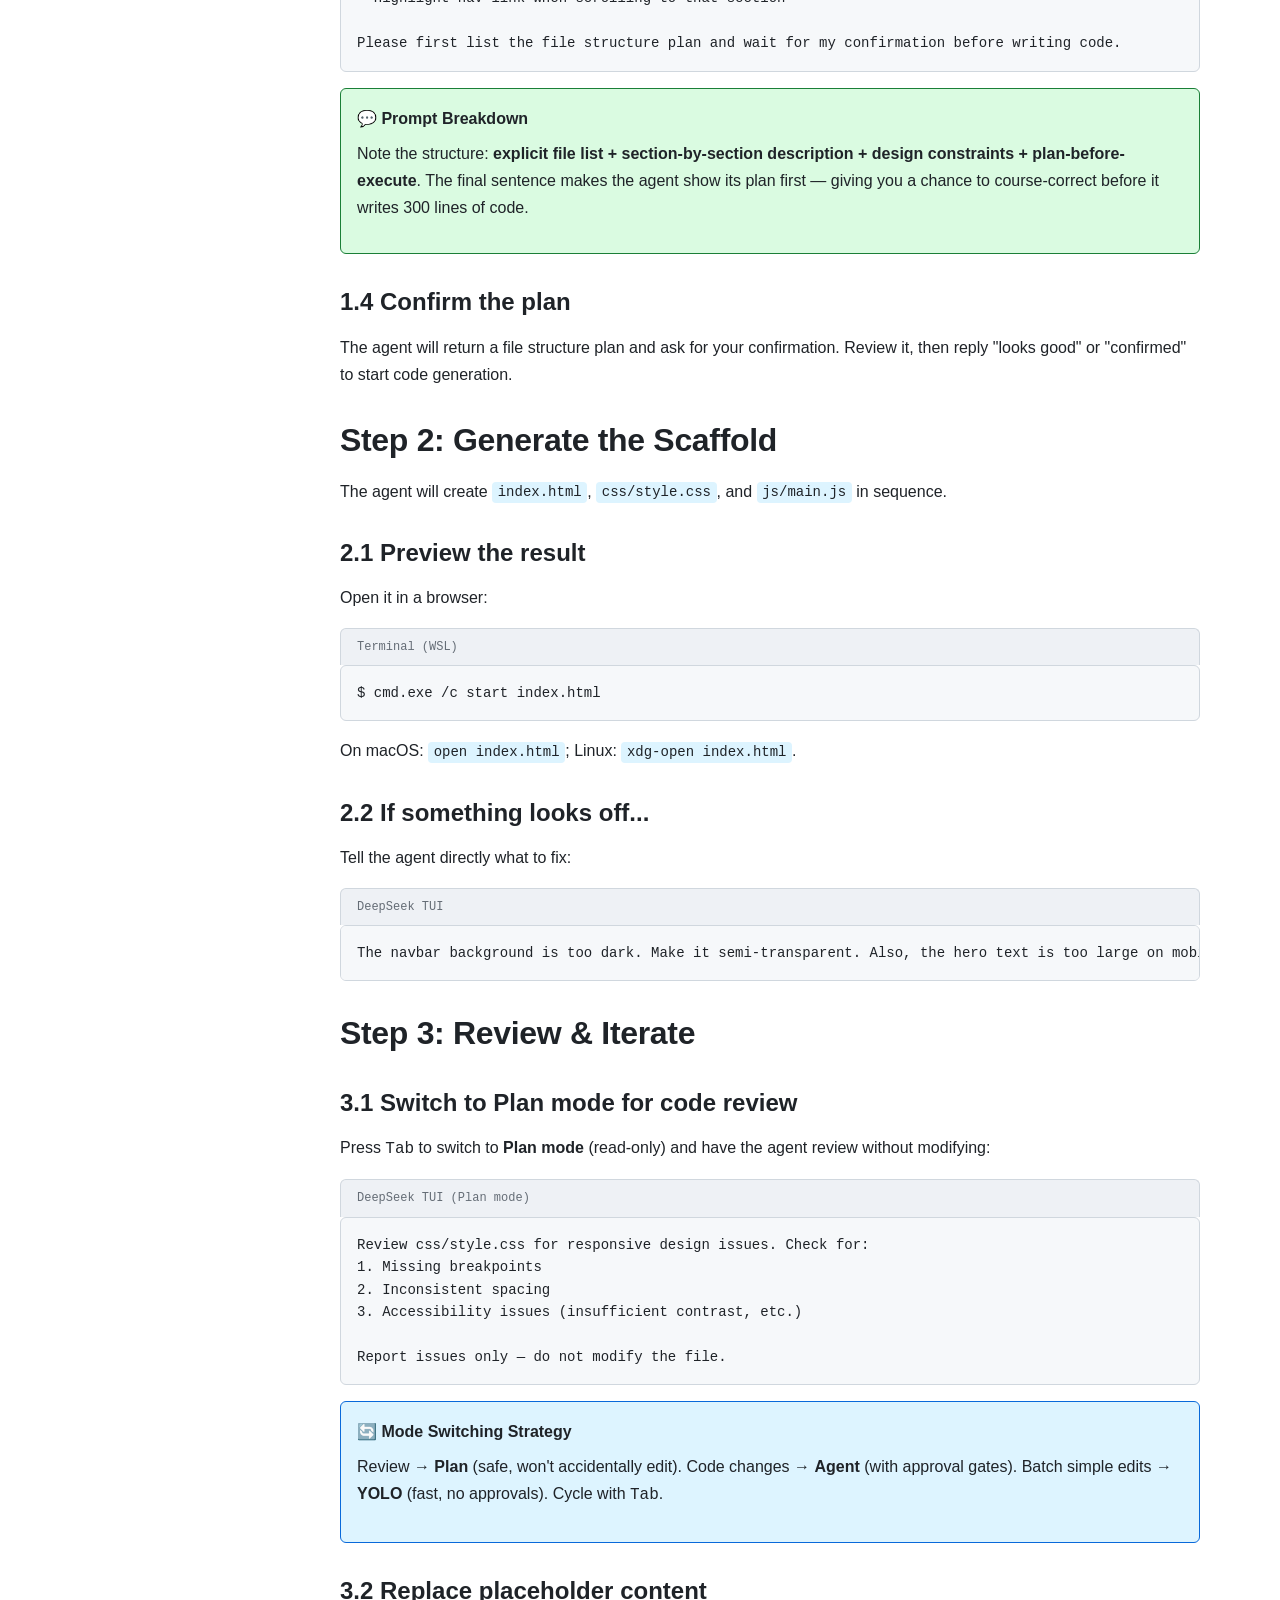
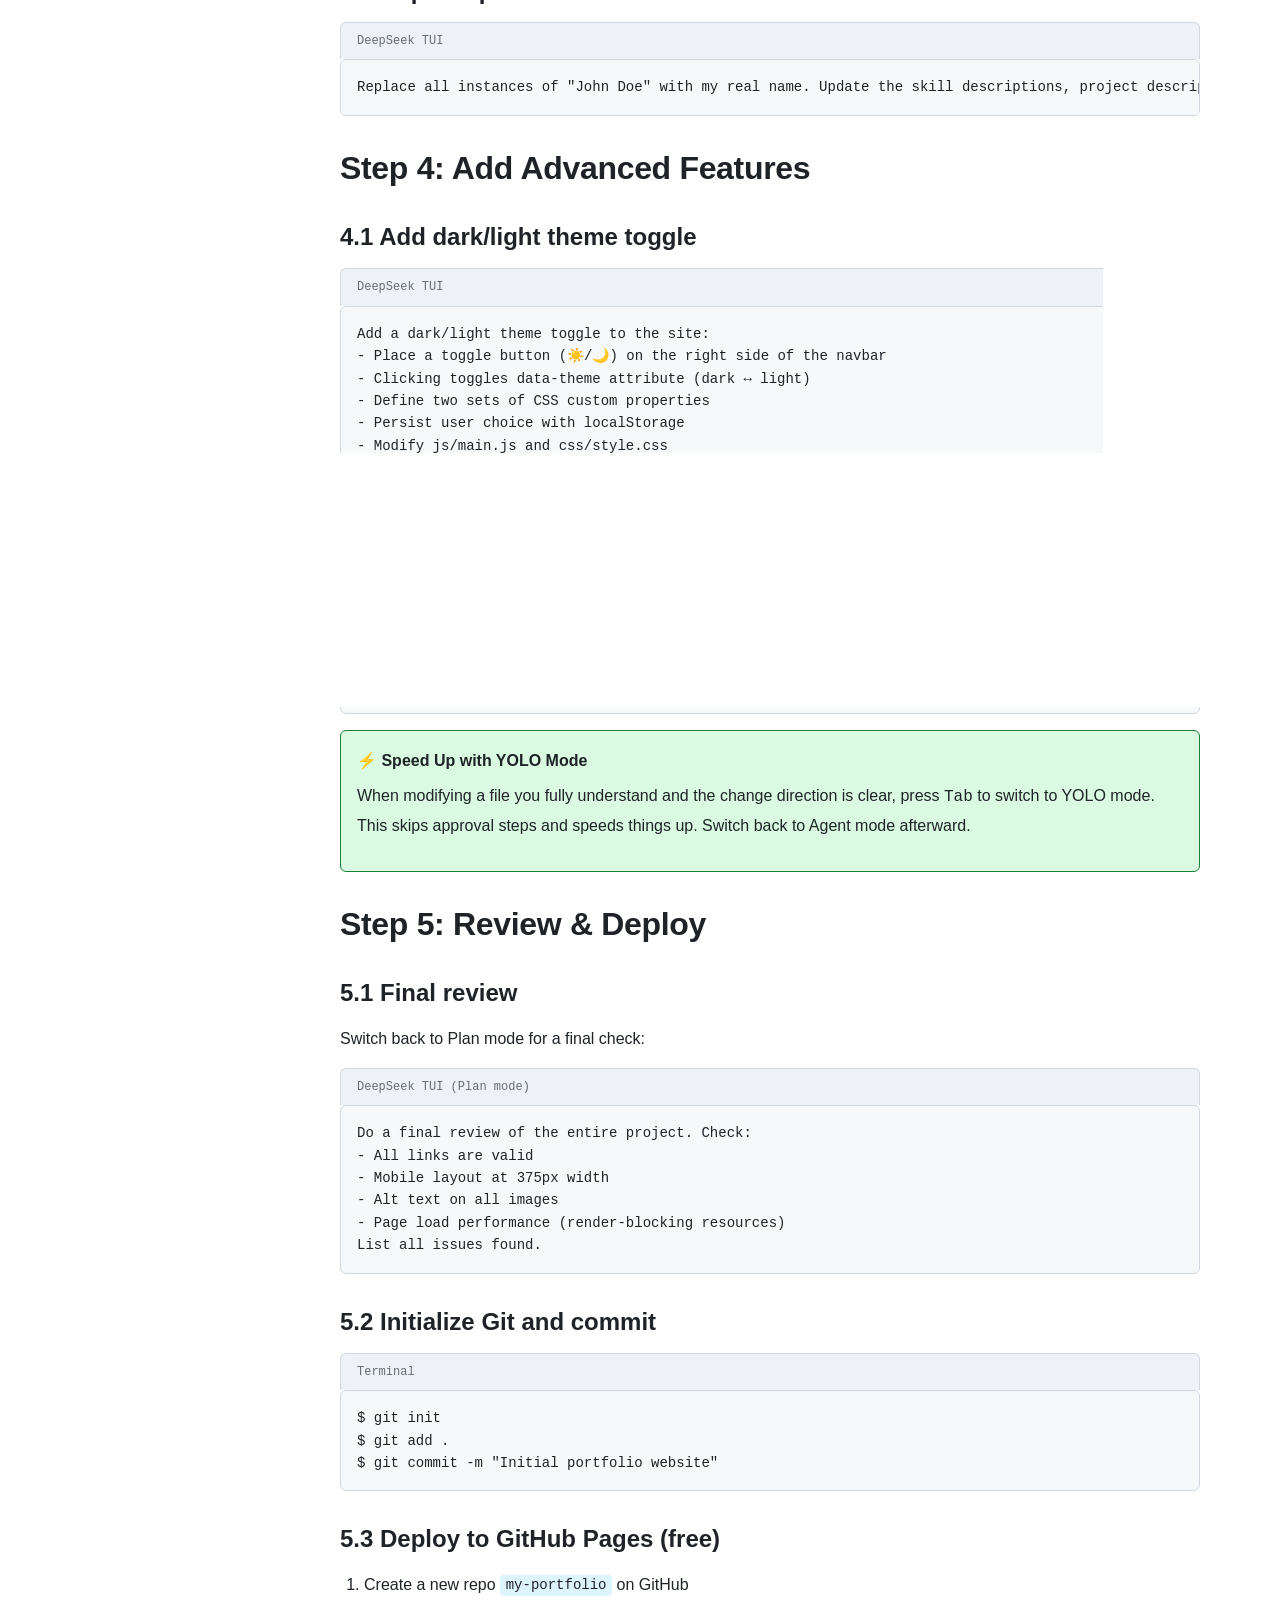
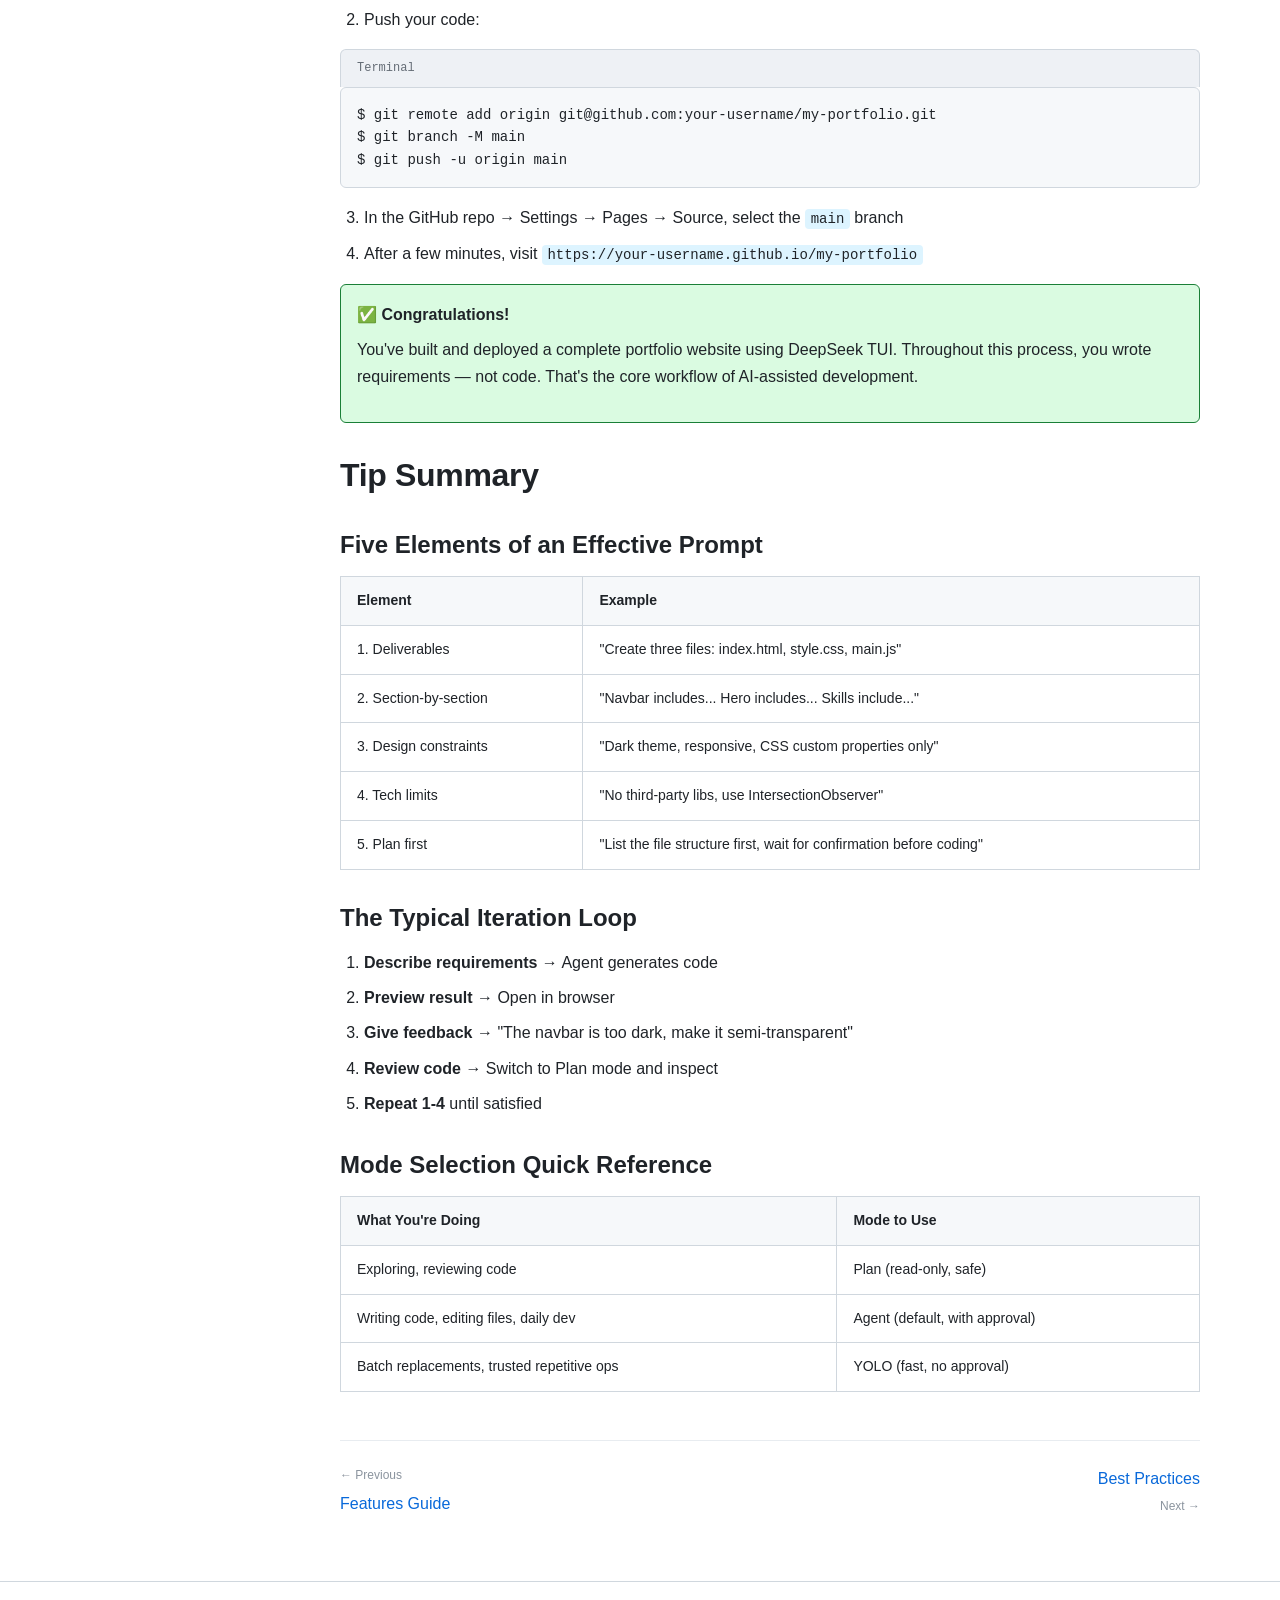
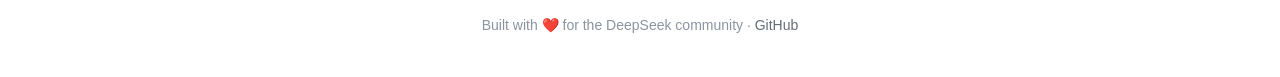
<file: en/hands-on.html>
<!DOCTYPE html>
<html lang="en" data-theme="light">
<head>
  <meta charset="UTF-8">
  <meta name="viewport" content="width=device-width, initial-scale=1.0">
  <meta name="description" content="DeepSeek TUI hands-on tutorial: build a personal portfolio website from scratch with AI assistance.">
  <title>Hands-On Tutorial — DeepSeek TUI Tutorial</title>
  <link rel="stylesheet" href="../css/global.css">
  <link rel="stylesheet" href="../css/layout.css">
</head>
<body>
  <header class="site-header">
    <div class="header-inner">
      <div class="header-left">
        <button id="mobile-nav-toggle" class="mobile-nav-toggle" aria-label="Toggle navigation" aria-expanded="false">
          <span class="nav-toggle-icon">☰</span>
        </button>
        <a href="./" class="header-logo"><span class="logo-icon">🐋</span><span>DeepSeek TUI</span><span class="header-tagline">Terminal AI Agent</span></a>
      </div>
      <div class="header-right">
        <div class="lang-switch">
          <a href="hands-on.html" class="active" aria-current="page">EN</a>
          <span class="lang-sep">/</span>
          <a href="../zh/hands-on.html">中文</a>
        </div>
        <button id="theme-toggle" class="theme-toggle" aria-label="Toggle dark mode">
          <span class="theme-icon">🌙</span><span class="theme-label">Dark</span>
        </button>
      </div>
    </div>
  </header>

  <div class="page-wrapper">
    <aside id="sidebar" class="sidebar">
      <nav class="sidebar-nav" aria-label="Section navigation">
        <div class="nav-section">
          <div class="nav-section-title">Hands-On Tutorial</div>
          <ul>
            <li><a href="hands-on.html" class="active">Overview</a></li>
            <li><a href="#step1">Setup</a></li>
            <li><a href="#step2">Scaffold</a></li>
            <li><a href="#step3">Review &amp; Iterate</a></li>
            <li><a href="#step4">Add Features</a></li>
            <li><a href="#step5">Deploy</a></li>
            <li><a href="#tips">Tip Summary</a></li>
          </ul>
        </div>
        <div class="nav-section">
          <div class="nav-section-title">Contents</div>
          <ul>
            <li><a href="getting-started.html">Getting Started</a></li>
            <li><a href="core-concepts.html">Core Concepts</a></li>
            <li><a href="features.html">Features Guide</a></li>
            <li><a href="hands-on.html">Hands-On Tutorial</a></li>
            <li><a href="best-practices.html">Best Practices</a></li>
          </ul>
        </div>
      </nav>
    </aside>

    <main class="main-content">
      <div class="content-header">
        <p class="breadcrumb"><a href="./">Home</a> <span class="breadcrumb-sep">/</span> Hands-On Tutorial</p>
        <h1>Hands-On: Build a Portfolio Website</h1>
        <p>Use DeepSeek TUI end-to-end to create a complete single-page portfolio site and deploy it live.</p>
      </div>

      <div class="callout callout-info">
        <div class="callout-title">🎯 What You'll Learn</div>
        <ul>
          <li>How to describe project requirements in natural language so DeepSeek generates complete code</li>
          <li>How to switch between Agent and Plan modes for different tasks</li>
          <li>How to review, give feedback, and iterate on AI-generated code</li>
          <li>How to go from zero to deployed in one session</li>
        </ul>
      </div>

      <!-- Step 1 -->
      <h2 id="step1">Step 1: Setup</h2>

      <h3>1.1 Create the project directory</h3>
      <div class="code-example">
        <div class="code-example-header"><span class="code-label">Terminal</span></div>
        <pre><code>$ mkdir ~/my-portfolio
$ cd ~/my-portfolio</code></pre>
      </div>

      <h3>1.2 Launch DeepSeek TUI</h3>
      <p>Start in <strong>Agent mode</strong> (default — suitable for tasks that modify files):</p>
      <div class="code-example">
        <div class="code-example-header"><span class="code-label">Terminal</span></div>
        <pre><code>$ deepseek</code></pre>
      </div>

      <h3>1.3 Describe your project</h3>
      <p>This is the most important step. <strong>The more specific the prompt, the better the result.</strong></p>

      <div class="code-example">
        <div class="code-example-header"><span class="code-label">DeepSeek TUI — First prompt</span></div>
        <pre><code>Create a single-page personal portfolio website for me. Requirements:

Project structure:
- index.html (main page)
- css/style.css (styles)
- js/main.js (scripts)

Page content:
1. Navbar: fixed at top, links for "Home, About, Skills, Projects, Contact"
2. Hero section: name ("John Doe" as placeholder), one-line tagline, a CTA button
3. About me: two paragraphs of placeholder intro text
4. Skills: 6 skill cards (HTML, CSS, JavaScript, Python, Git, Linux) with icons
5. Projects: 3 project cards, each with title, description, and tech tags
6. Contact: email and social media links

Design requirements:
- Dark theme (background #0e0e10, light text)
- Responsive layout (looks good on desktop and mobile)
- Use CSS custom properties for colors
- Highlight nav link when scrolling to that section

Please first list the file structure plan and wait for my confirmation before writing code.</code></pre>
      </div>

      <div class="callout callout-success">
        <div class="callout-title">💬 Prompt Breakdown</div>
        <p>Note the structure: <strong>explicit file list + section-by-section description + design constraints + plan-before-execute</strong>. The final sentence makes the agent show its plan first — giving you a chance to course-correct before it writes 300 lines of code.</p>
      </div>

      <h3>1.4 Confirm the plan</h3>
      <p>The agent will return a file structure plan and ask for your confirmation. Review it, then reply "looks good" or "confirmed" to start code generation.</p>

      <!-- Step 2 -->
      <h2 id="step2">Step 2: Generate the Scaffold</h2>

      <p>The agent will create <code>index.html</code>, <code>css/style.css</code>, and <code>js/main.js</code> in sequence.</p>

      <h3>2.1 Preview the result</h3>
      <p>Open it in a browser:</p>
      <div class="code-example">
        <div class="code-example-header"><span class="code-label">Terminal (WSL)</span></div>
        <pre><code>$ cmd.exe /c start index.html</code></pre>
      </div>
      <p>On macOS: <code>open index.html</code>; Linux: <code>xdg-open index.html</code>.</p>

      <h3>2.2 If something looks off...</h3>
      <p>Tell the agent directly what to fix:</p>

      <div class="code-example">
        <div class="code-example-header"><span class="code-label">DeepSeek TUI</span></div>
        <pre><code>The navbar background is too dark. Make it semi-transparent. Also, the hero text is too large on mobile — please reduce it.</code></pre>
      </div>

      <!-- Step 3 -->
      <h2 id="step3">Step 3: Review &amp; Iterate</h2>

      <h3>3.1 Switch to Plan mode for code review</h3>
      <p>Press <kbd>Tab</kbd> to switch to <strong>Plan mode</strong> (read-only) and have the agent review without modifying:</p>

      <div class="code-example">
        <div class="code-example-header"><span class="code-label">DeepSeek TUI (Plan mode)</span></div>
        <pre><code>Review css/style.css for responsive design issues. Check for:
1. Missing breakpoints
2. Inconsistent spacing
3. Accessibility issues (insufficient contrast, etc.)

Report issues only — do not modify the file.</code></pre>
      </div>

      <div class="callout callout-info">
        <div class="callout-title">🔄 Mode Switching Strategy</div>
        <p>Review → <strong>Plan</strong> (safe, won't accidentally edit). Code changes → <strong>Agent</strong> (with approval gates). Batch simple edits → <strong>YOLO</strong> (fast, no approvals). Cycle with <kbd>Tab</kbd>.</p>
      </div>

      <h3>3.2 Replace placeholder content</h3>
      <div class="code-example">
        <div class="code-example-header"><span class="code-label">DeepSeek TUI</span></div>
        <pre><code>Replace all instances of "John Doe" with my real name. Update the skill descriptions, project descriptions, and about-me text with more natural placeholder content — no "Lorem ipsum".</code></pre>
      </div>

      <!-- Step 4 -->
      <h2 id="step4">Step 4: Add Advanced Features</h2>

      <h3>4.1 Add dark/light theme toggle</h3>
      <div class="code-example">
        <div class="code-example-header"><span class="code-label">DeepSeek TUI</span></div>
        <pre><code>Add a dark/light theme toggle to the site:
- Place a toggle button (☀️/🌙) on the right side of the navbar
- Clicking toggles data-theme attribute (dark ↔ light)
- Define two sets of CSS custom properties
- Persist user choice with localStorage
- Modify js/main.js and css/style.css</code></pre>
      </div>

      <h3>4.2 Add smooth scrolling and animations</h3>
      <div class="code-example">
        <div class="code-example-header"><span class="code-label">DeepSeek TUI</span></div>
        <pre><code>Enhance the UX:
- Smooth-scroll to sections when clicking nav links
- Fade-in skill cards and project cards when they scroll into view
- Use IntersectionObserver (no third-party libraries)</code></pre>
      </div>

      <div class="callout callout-success">
        <div class="callout-title">⚡ Speed Up with YOLO Mode</div>
        <p>When modifying a file you fully understand and the change direction is clear, press <kbd>Tab</kbd> to switch to YOLO mode. This skips approval steps and speeds things up. Switch back to Agent mode afterward.</p>
      </div>

      <!-- Step 5 -->
      <h2 id="step5">Step 5: Review &amp; Deploy</h2>

      <h3>5.1 Final review</h3>
      <p>Switch back to Plan mode for a final check:</p>
      <div class="code-example">
        <div class="code-example-header"><span class="code-label">DeepSeek TUI (Plan mode)</span></div>
        <pre><code>Do a final review of the entire project. Check:
- All links are valid
- Mobile layout at 375px width
- Alt text on all images
- Page load performance (render-blocking resources)
List all issues found.</code></pre>
      </div>

      <h3>5.2 Initialize Git and commit</h3>
      <div class="code-example">
        <div class="code-example-header"><span class="code-label">Terminal</span></div>
        <pre><code>$ git init
$ git add .
$ git commit -m "Initial portfolio website"</code></pre>
      </div>

      <h3>5.3 Deploy to GitHub Pages (free)</h3>
      <ol>
        <li>Create a new repo <code>my-portfolio</code> on GitHub</li>
        <li>Push your code:</li>
      </ol>
      <div class="code-example">
        <div class="code-example-header"><span class="code-label">Terminal</span></div>
        <pre><code>$ git remote add origin git@github.com:your-username/my-portfolio.git
$ git branch -M main
$ git push -u origin main</code></pre>
      </div>
      <ol start="3">
        <li>In the GitHub repo → Settings → Pages → Source, select the <code>main</code> branch</li>
        <li>After a few minutes, visit <code>https://your-username.github.io/my-portfolio</code></li>
      </ol>

      <div class="callout callout-success">
        <div class="callout-title">✅ Congratulations!</div>
        <p>You've built and deployed a complete portfolio website using DeepSeek TUI. Throughout this process, you wrote requirements — not code. That's the core workflow of AI-assisted development.</p>
      </div>

      <!-- Tips -->
      <h2 id="tips">Tip Summary</h2>

      <h3>Five Elements of an Effective Prompt</h3>
      <table>
        <tr><th>Element</th><th>Example</th></tr>
        <tr><td>1. Deliverables</td><td>"Create three files: index.html, style.css, main.js"</td></tr>
        <tr><td>2. Section-by-section</td><td>"Navbar includes... Hero includes... Skills include..."</td></tr>
        <tr><td>3. Design constraints</td><td>"Dark theme, responsive, CSS custom properties only"</td></tr>
        <tr><td>4. Tech limits</td><td>"No third-party libs, use IntersectionObserver"</td></tr>
        <tr><td>5. Plan first</td><td>"List the file structure first, wait for confirmation before coding"</td></tr>
      </table>

      <h3>The Typical Iteration Loop</h3>
      <ol>
        <li><strong>Describe requirements</strong> → Agent generates code</li>
        <li><strong>Preview result</strong> → Open in browser</li>
        <li><strong>Give feedback</strong> → "The navbar is too dark, make it semi-transparent"</li>
        <li><strong>Review code</strong> → Switch to Plan mode and inspect</li>
        <li><strong>Repeat 1-4</strong> until satisfied</li>
      </ol>

      <h3>Mode Selection Quick Reference</h3>
      <table>
        <tr><th>What You're Doing</th><th>Mode to Use</th></tr>
        <tr><td>Exploring, reviewing code</td><td>Plan (read-only, safe)</td></tr>
        <tr><td>Writing code, editing files, daily dev</td><td>Agent (default, with approval)</td></tr>
        <tr><td>Batch replacements, trusted repetitive ops</td><td>YOLO (fast, no approval)</td></tr>
      </table>

      <nav class="page-nav">
        <a href="features.html" class="page-nav-prev">Features Guide</a>
        <a href="best-practices.html" class="page-nav-next">Best Practices</a>
      </nav>
    </main>
  </div>

  <footer class="site-footer">
    <div class="footer-inner">
      <p>Built with ❤️ for the DeepSeek community · <a href="https://github.com/deepseek-ai">GitHub</a></p>
    </div>
  </footer>

  <script src="../js/theme.js"></script>
  <script src="../js/nav.js"></script>
</body>
</html>
</file>
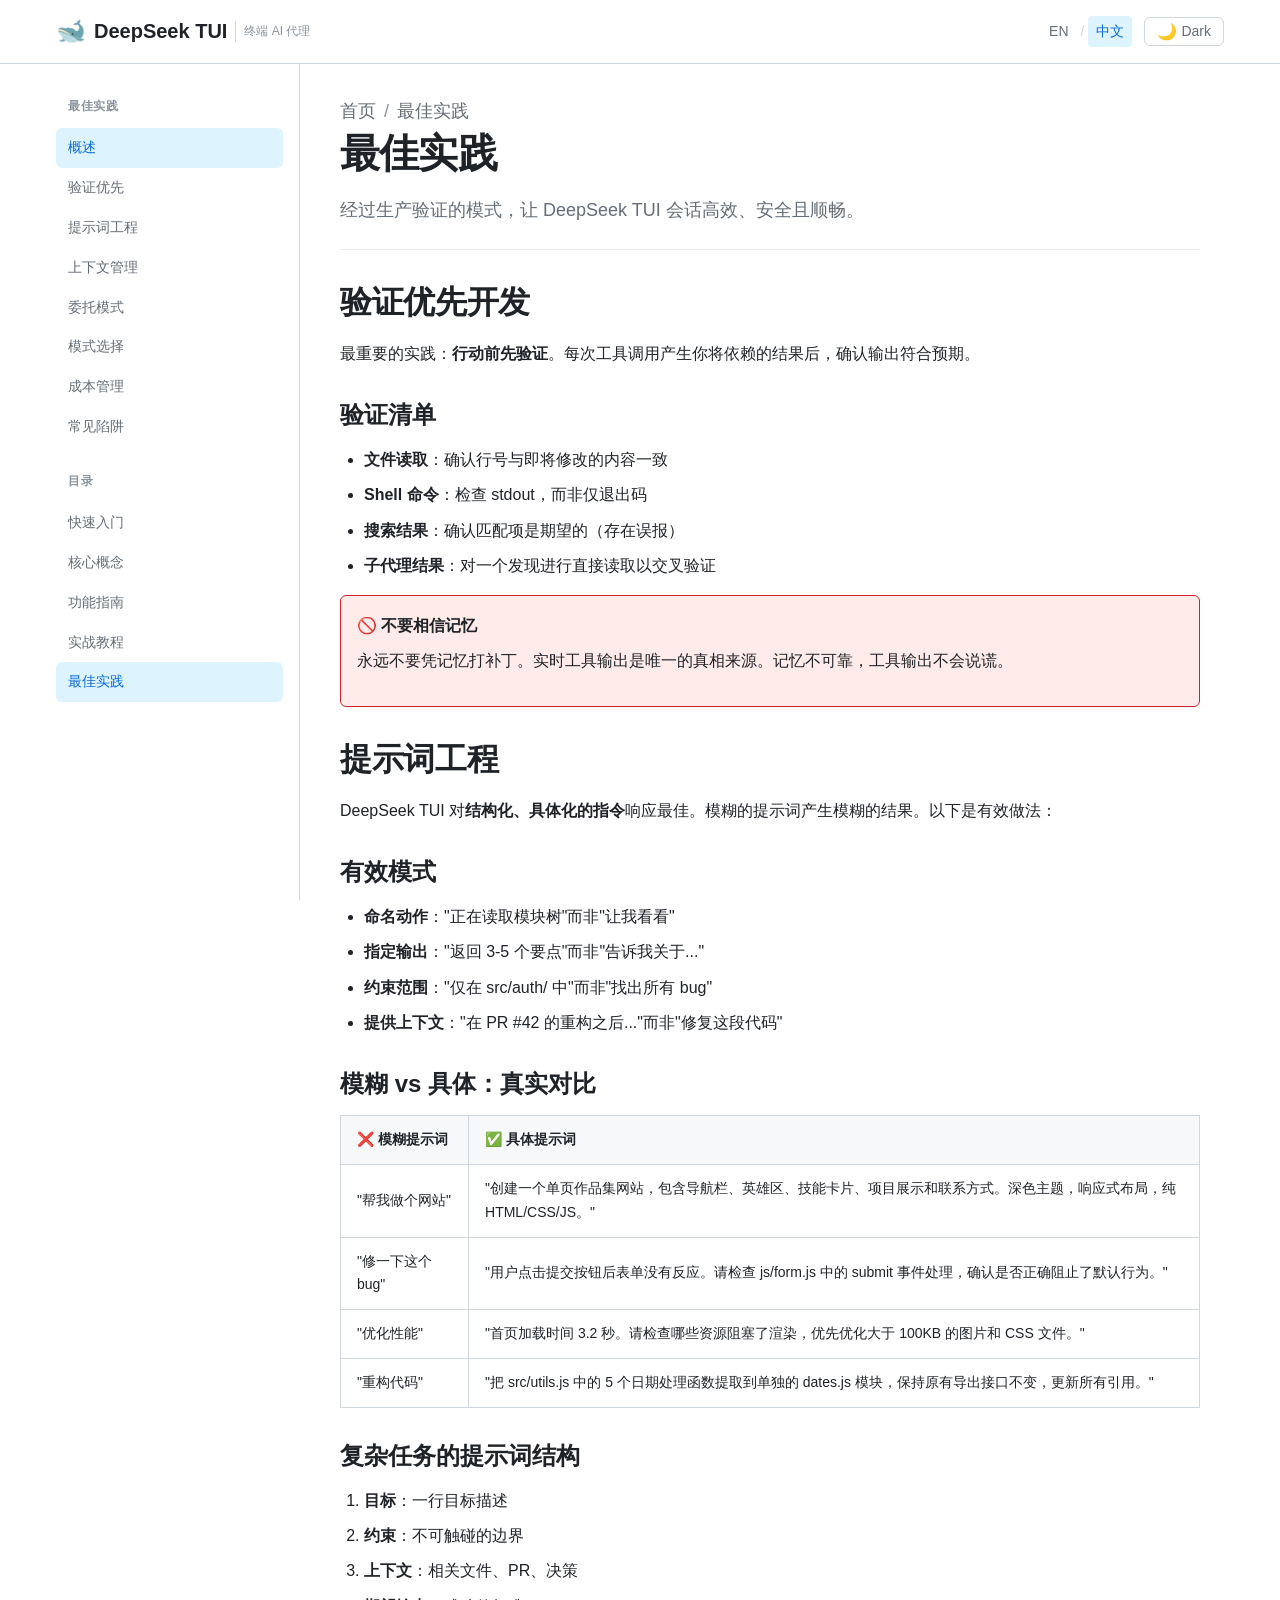
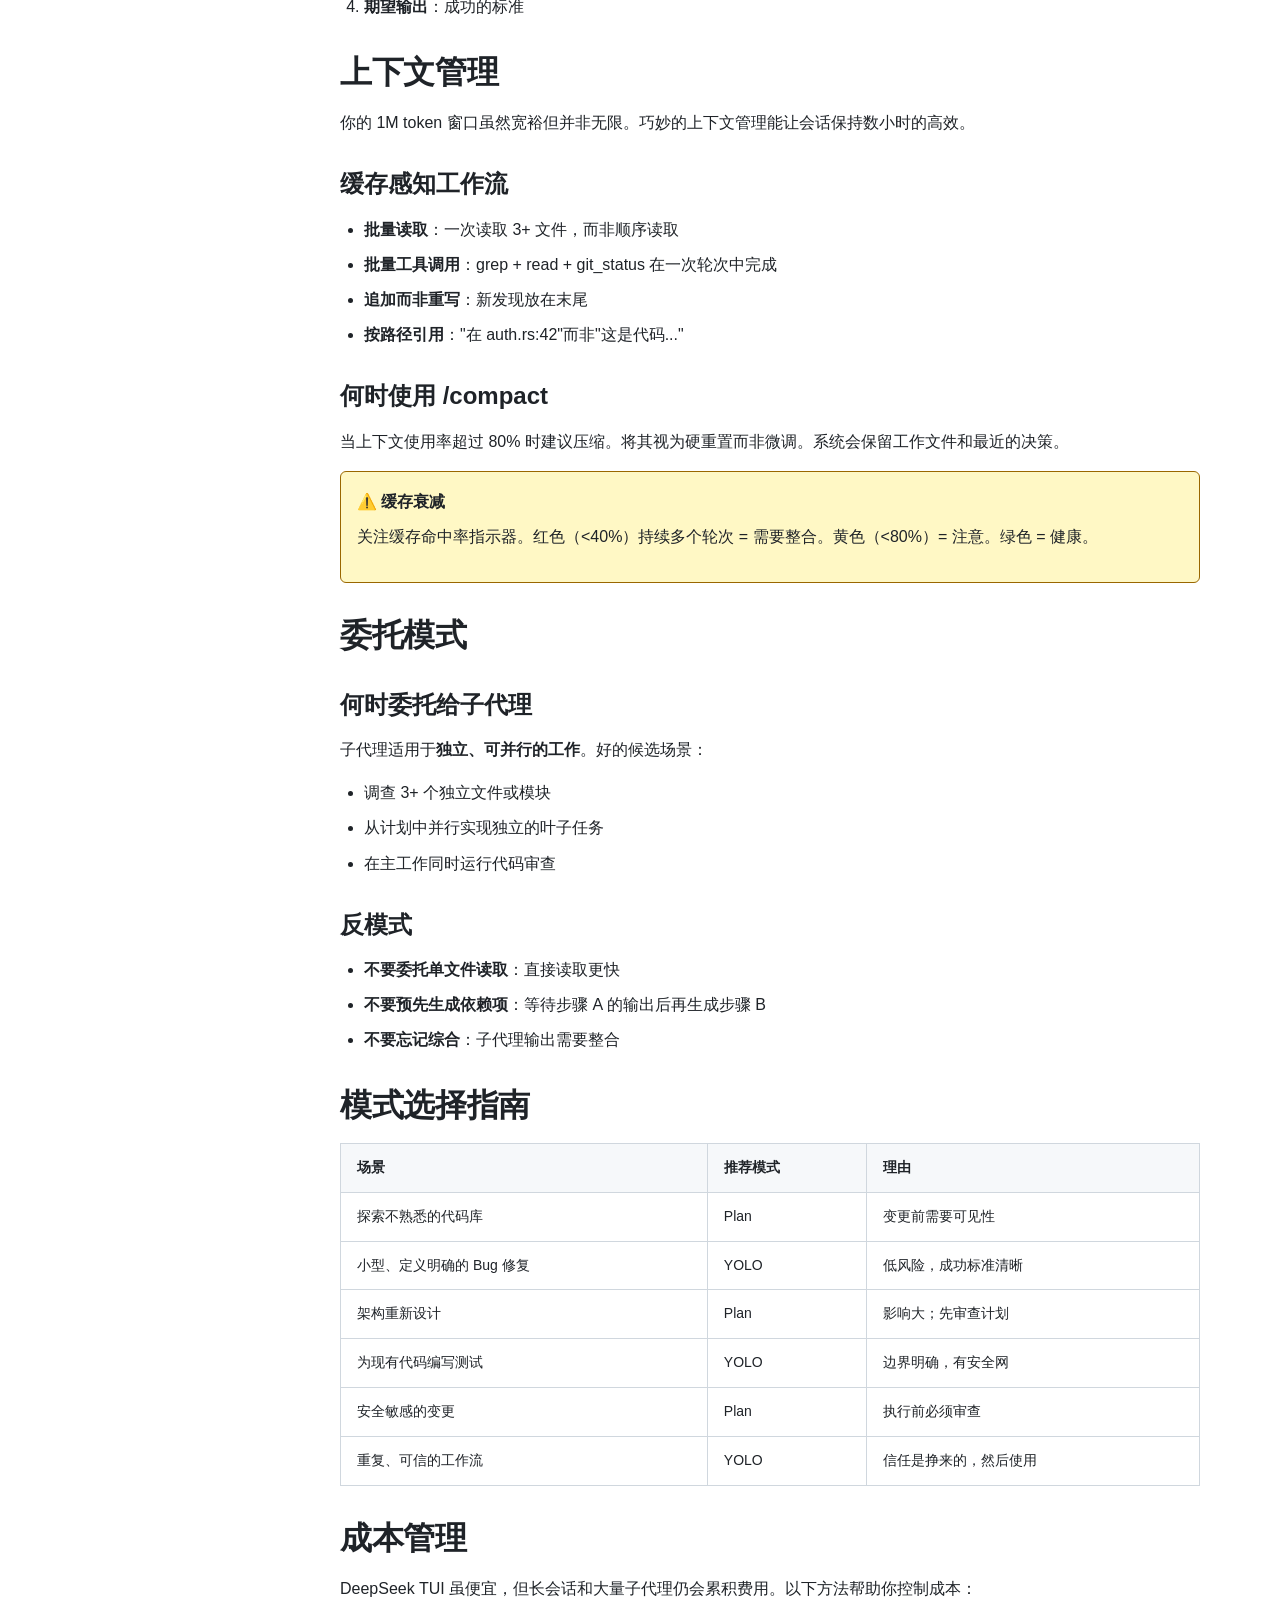
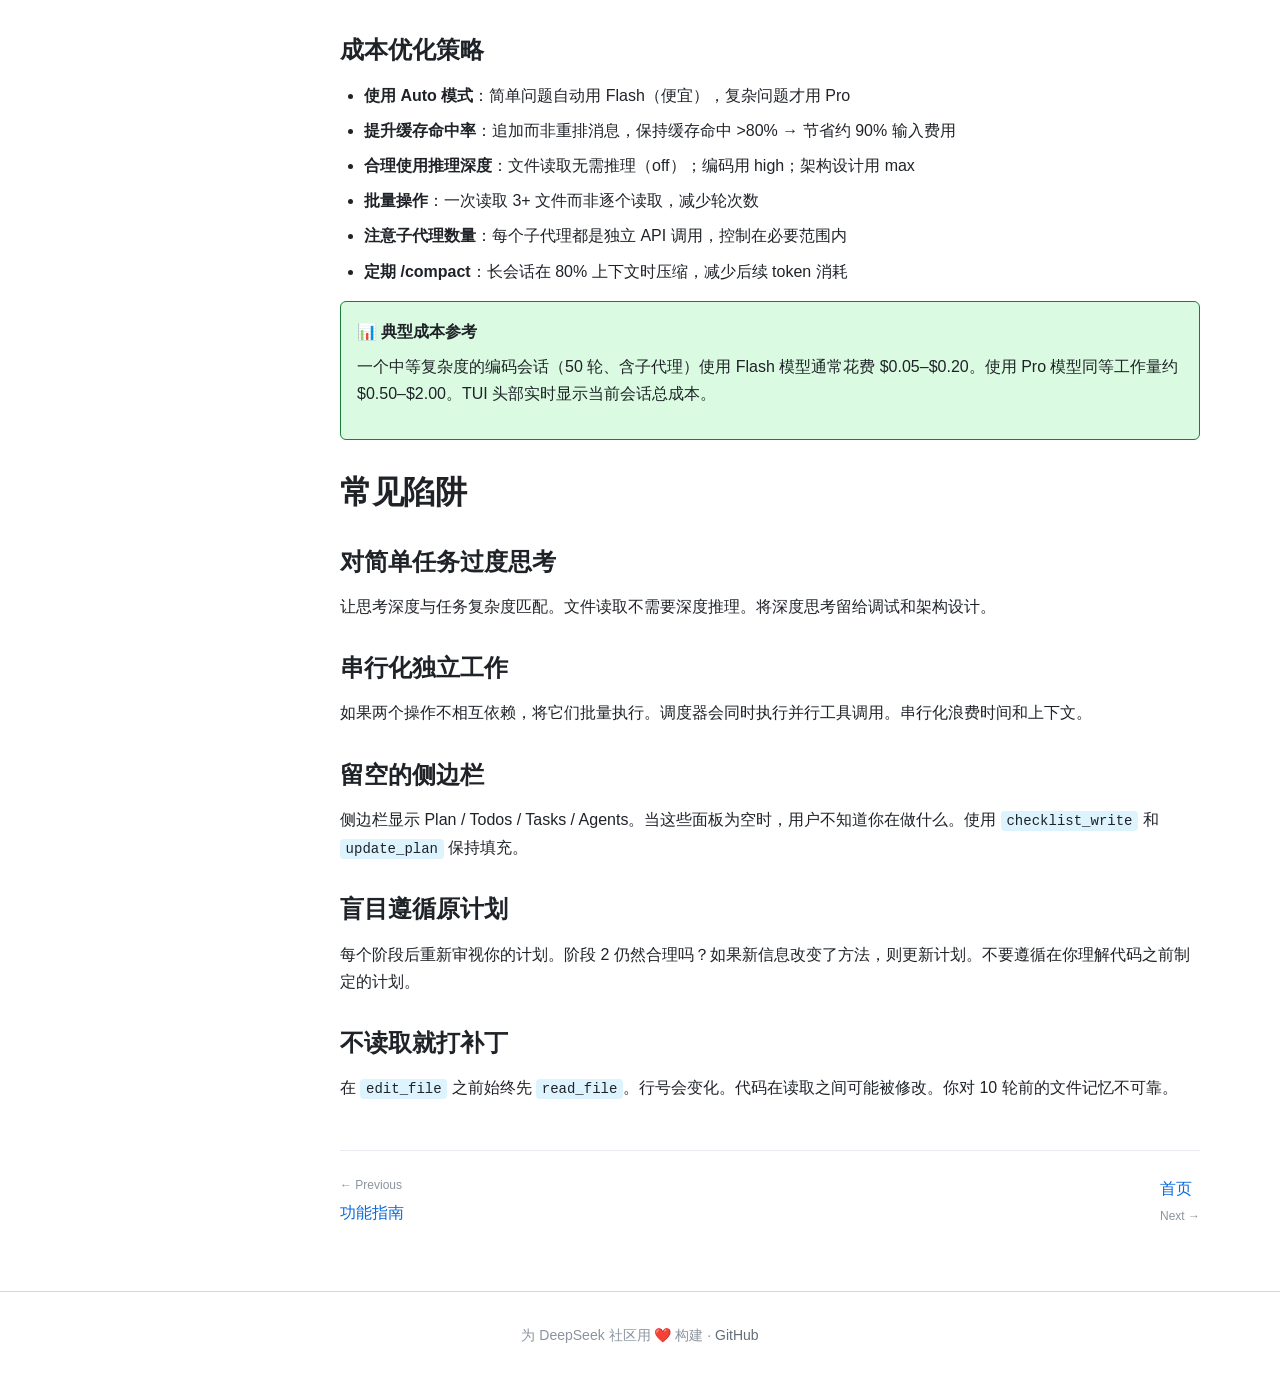
<file: zh/best-practices.html>
<!DOCTYPE html>
<html lang="zh-Hans" data-theme="light">
<head>
  <meta charset="UTF-8">
  <meta name="viewport" content="width=device-width, initial-scale=1.0">
  <meta name="description" content="DeepSeek TUI 最佳实践：验证优先、上下文管理、提示词工程和高效工作流。">
  <title>最佳实践 — DeepSeek TUI 教程</title>
  <link rel="stylesheet" href="../css/global.css">
  <link rel="stylesheet" href="../css/layout.css">
</head>
<body>
  <header class="site-header">
    <div class="header-inner">
      <div class="header-left">
        <button id="mobile-nav-toggle" class="mobile-nav-toggle" aria-label="切换导航" aria-expanded="false">
          <span class="nav-toggle-icon">☰</span>
        </button>
        <a href="./" class="header-logo"><span class="logo-icon">🐋</span><span>DeepSeek TUI</span><span class="header-tagline">终端 AI 代理</span></a>
      </div>
      <div class="header-right">
        <div class="lang-switch">
          <a href="../en/best-practices.html">EN</a>
          <span class="lang-sep">/</span>
          <a href="best-practices.html" class="active" aria-current="page">中文</a>
        </div>
        <button id="theme-toggle" class="theme-toggle" aria-label="切换深色模式">
          <span class="theme-icon">🌙</span><span class="theme-label">深色</span>
        </button>
      </div>
    </div>
  </header>

  <div class="page-wrapper">
    <aside id="sidebar" class="sidebar">
      <nav class="sidebar-nav" aria-label="章节导航">
        <div class="nav-section">
          <div class="nav-section-title">最佳实践</div>
          <ul>
            <li><a href="best-practices.html" class="active">概述</a></li>
            <li><a href="#verification">验证优先</a></li>
            <li><a href="#prompting">提示词工程</a></li>
            <li><a href="#context-management">上下文管理</a></li>
            <li><a href="#delegation">委托模式</a></li>
            <li><a href="#modes-guide">模式选择</a></li>
            <li><a href="#cost-management">成本管理</a></li>
            <li><a href="#pitfalls">常见陷阱</a></li>
          </ul>
        </div>
        <div class="nav-section">
          <div class="nav-section-title">目录</div>
          <ul>
            <li><a href="getting-started.html">快速入门</a></li>
            <li><a href="core-concepts.html">核心概念</a></li>
            <li><a href="features.html">功能指南</a></li>
            <li><a href="hands-on.html">实战教程</a></li>
            <li><a href="best-practices.html">最佳实践</a></li>
          </ul>
        </div>
      </nav>
    </aside>

    <main class="main-content">
      <div class="content-header">
        <p class="breadcrumb"><a href="./">首页</a> <span class="breadcrumb-sep">/</span> 最佳实践</p>
        <h1>最佳实践</h1>
        <p>经过生产验证的模式，让 DeepSeek TUI 会话高效、安全且顺畅。</p>
      </div>

      <h2 id="verification">验证优先开发</h2>
      <p>最重要的实践：<strong>行动前先验证</strong>。每次工具调用产生你将依赖的结果后，确认输出符合预期。</p>

      <h3>验证清单</h3>
      <ul>
        <li><strong>文件读取</strong>：确认行号与即将修改的内容一致</li>
        <li><strong>Shell 命令</strong>：检查 stdout，而非仅退出码</li>
        <li><strong>搜索结果</strong>：确认匹配项是期望的（存在误报）</li>
        <li><strong>子代理结果</strong>：对一个发现进行直接读取以交叉验证</li>
      </ul>

      <div class="callout callout-danger">
        <div class="callout-title">🚫 不要相信记忆</div>
        <p>永远不要凭记忆打补丁。实时工具输出是唯一的真相来源。记忆不可靠，工具输出不会说谎。</p>
      </div>

      <h2 id="prompting">提示词工程</h2>
      <p>DeepSeek TUI 对<strong>结构化、具体化的指令</strong>响应最佳。模糊的提示词产生模糊的结果。以下是有效做法：</p>

      <h3>有效模式</h3>
      <ul>
        <li><strong>命名动作</strong>："正在读取模块树"而非"让我看看"</li>
        <li><strong>指定输出</strong>："返回 3-5 个要点"而非"告诉我关于..."</li>
        <li><strong>约束范围</strong>："仅在 src/auth/ 中"而非"找出所有 bug"</li>
        <li><strong>提供上下文</strong>："在 PR #42 的重构之后..."而非"修复这段代码"</li>
      </ul>

      <h3>模糊 vs 具体：真实对比</h3>
      <table>
        <tr><th>❌ 模糊提示词</th><th>✅ 具体提示词</th></tr>
        <tr><td>"帮我做个网站"</td><td>"创建一个单页作品集网站，包含导航栏、英雄区、技能卡片、项目展示和联系方式。深色主题，响应式布局，纯 HTML/CSS/JS。"</td></tr>
        <tr><td>"修一下这个 bug"</td><td>"用户点击提交按钮后表单没有反应。请检查 js/form.js 中的 submit 事件处理，确认是否正确阻止了默认行为。"</td></tr>
        <tr><td>"优化性能"</td><td>"首页加载时间 3.2 秒。请检查哪些资源阻塞了渲染，优先优化大于 100KB 的图片和 CSS 文件。"</td></tr>
        <tr><td>"重构代码"</td><td>"把 src/utils.js 中的 5 个日期处理函数提取到单独的 dates.js 模块，保持原有导出接口不变，更新所有引用。"</td></tr>
      </table>

      <h3>复杂任务的提示词结构</h3>
      <ol>
        <li><strong>目标</strong>：一行目标描述</li>
        <li><strong>约束</strong>：不可触碰的边界</li>
        <li><strong>上下文</strong>：相关文件、PR、决策</li>
        <li><strong>期望输出</strong>：成功的标准</li>
      </ol>

      <h2 id="context-management">上下文管理</h2>
      <p>你的 1M token 窗口虽然宽裕但并非无限。巧妙的上下文管理能让会话保持数小时的高效。</p>

      <h3>缓存感知工作流</h3>
      <ul>
        <li><strong>批量读取</strong>：一次读取 3+ 文件，而非顺序读取</li>
        <li><strong>批量工具调用</strong>：grep + read + git_status 在一次轮次中完成</li>
        <li><strong>追加而非重写</strong>：新发现放在末尾</li>
        <li><strong>按路径引用</strong>："在 auth.rs:42"而非"这是代码..."</li>
      </ul>

      <h3>何时使用 /compact</h3>
      <p>当上下文使用率超过 80% 时建议压缩。将其视为硬重置而非微调。系统会保留工作文件和最近的决策。</p>

      <div class="callout callout-warning">
        <div class="callout-title">⚠️ 缓存衰减</div>
        <p>关注缓存命中率指示器。红色（<40%）持续多个轮次 = 需要整合。黄色（<80%）= 注意。绿色 = 健康。</p>
      </div>

      <h2 id="delegation">委托模式</h2>

      <h3>何时委托给子代理</h3>
      <p>子代理适用于<strong>独立、可并行的工作</strong>。好的候选场景：</p>
      <ul>
        <li>调查 3+ 个独立文件或模块</li>
        <li>从计划中并行实现独立的叶子任务</li>
        <li>在主工作同时运行代码审查</li>
      </ul>

      <h3>反模式</h3>
      <ul>
        <li><strong>不要委托单文件读取</strong>：直接读取更快</li>
        <li><strong>不要预先生成依赖项</strong>：等待步骤 A 的输出后再生成步骤 B</li>
        <li><strong>不要忘记综合</strong>：子代理输出需要整合</li>
      </ul>

      <h2 id="modes-guide">模式选择指南</h2>
      <table>
        <tr><th>场景</th><th>推荐模式</th><th>理由</th></tr>
        <tr><td>探索不熟悉的代码库</td><td>Plan</td><td>变更前需要可见性</td></tr>
        <tr><td>小型、定义明确的 Bug 修复</td><td>YOLO</td><td>低风险，成功标准清晰</td></tr>
        <tr><td>架构重新设计</td><td>Plan</td><td>影响大；先审查计划</td></tr>
        <tr><td>为现有代码编写测试</td><td>YOLO</td><td>边界明确，有安全网</td></tr>
        <tr><td>安全敏感的变更</td><td>Plan</td><td>执行前必须审查</td></tr>
        <tr><td>重复、可信的工作流</td><td>YOLO</td><td>信任是挣来的，然后使用</td></tr>
      </table>

      <h2 id="cost-management">成本管理</h2>
      <p>DeepSeek TUI 虽便宜，但长会话和大量子代理仍会累积费用。以下方法帮助你控制成本：</p>

      <h3>成本优化策略</h3>
      <ul>
        <li><strong>使用 Auto 模式</strong>：简单问题自动用 Flash（便宜），复杂问题才用 Pro</li>
        <li><strong>提升缓存命中率</strong>：追加而非重排消息，保持缓存命中 >80% → 节省约 90% 输入费用</li>
        <li><strong>合理使用推理深度</strong>：文件读取无需推理（off）；编码用 high；架构设计用 max</li>
        <li><strong>批量操作</strong>：一次读取 3+ 文件而非逐个读取，减少轮次数</li>
        <li><strong>注意子代理数量</strong>：每个子代理都是独立 API 调用，控制在必要范围内</li>
        <li><strong>定期 /compact</strong>：长会话在 80% 上下文时压缩，减少后续 token 消耗</li>
      </ul>

      <div class="callout callout-success">
        <div class="callout-title">📊 典型成本参考</div>
        <p>一个中等复杂度的编码会话（50 轮、含子代理）使用 Flash 模型通常花费 $0.05–$0.20。使用 Pro 模型同等工作量约 $0.50–$2.00。TUI 头部实时显示当前会话总成本。</p>
      </div>

      <h2 id="pitfalls">常见陷阱</h2>

      <h3>对简单任务过度思考</h3>
      <p>让思考深度与任务复杂度匹配。文件读取不需要深度推理。将深度思考留给调试和架构设计。</p>

      <h3>串行化独立工作</h3>
      <p>如果两个操作不相互依赖，将它们批量执行。调度器会同时执行并行工具调用。串行化浪费时间和上下文。</p>

      <h3>留空的侧边栏</h3>
      <p>侧边栏显示 Plan / Todos / Tasks / Agents。当这些面板为空时，用户不知道你在做什么。使用 <code>checklist_write</code> 和 <code>update_plan</code> 保持填充。</p>

      <h3>盲目遵循原计划</h3>
      <p>每个阶段后重新审视你的计划。阶段 2 仍然合理吗？如果新信息改变了方法，则更新计划。不要遵循在你理解代码之前制定的计划。</p>

      <h3>不读取就打补丁</h3>
      <p>在 <code>edit_file</code> 之前始终先 <code>read_file</code>。行号会变化。代码在读取之间可能被修改。你对 10 轮前的文件记忆不可靠。</p>

      <nav class="page-nav">
        <a href="features.html" class="page-nav-prev">功能指南</a>
        <a href="./" class="page-nav-next">首页</a>
      </nav>
    </main>
  </div>

  <footer class="site-footer">
    <div class="footer-inner">
      <p>为 DeepSeek 社区用 ❤️ 构建 · <a href="https://github.com/deepseek-ai">GitHub</a></p>
    </div>
  </footer>

  <script src="../js/theme.js"></script>
  <script src="../js/nav.js"></script>
</body>
</html>
</file>
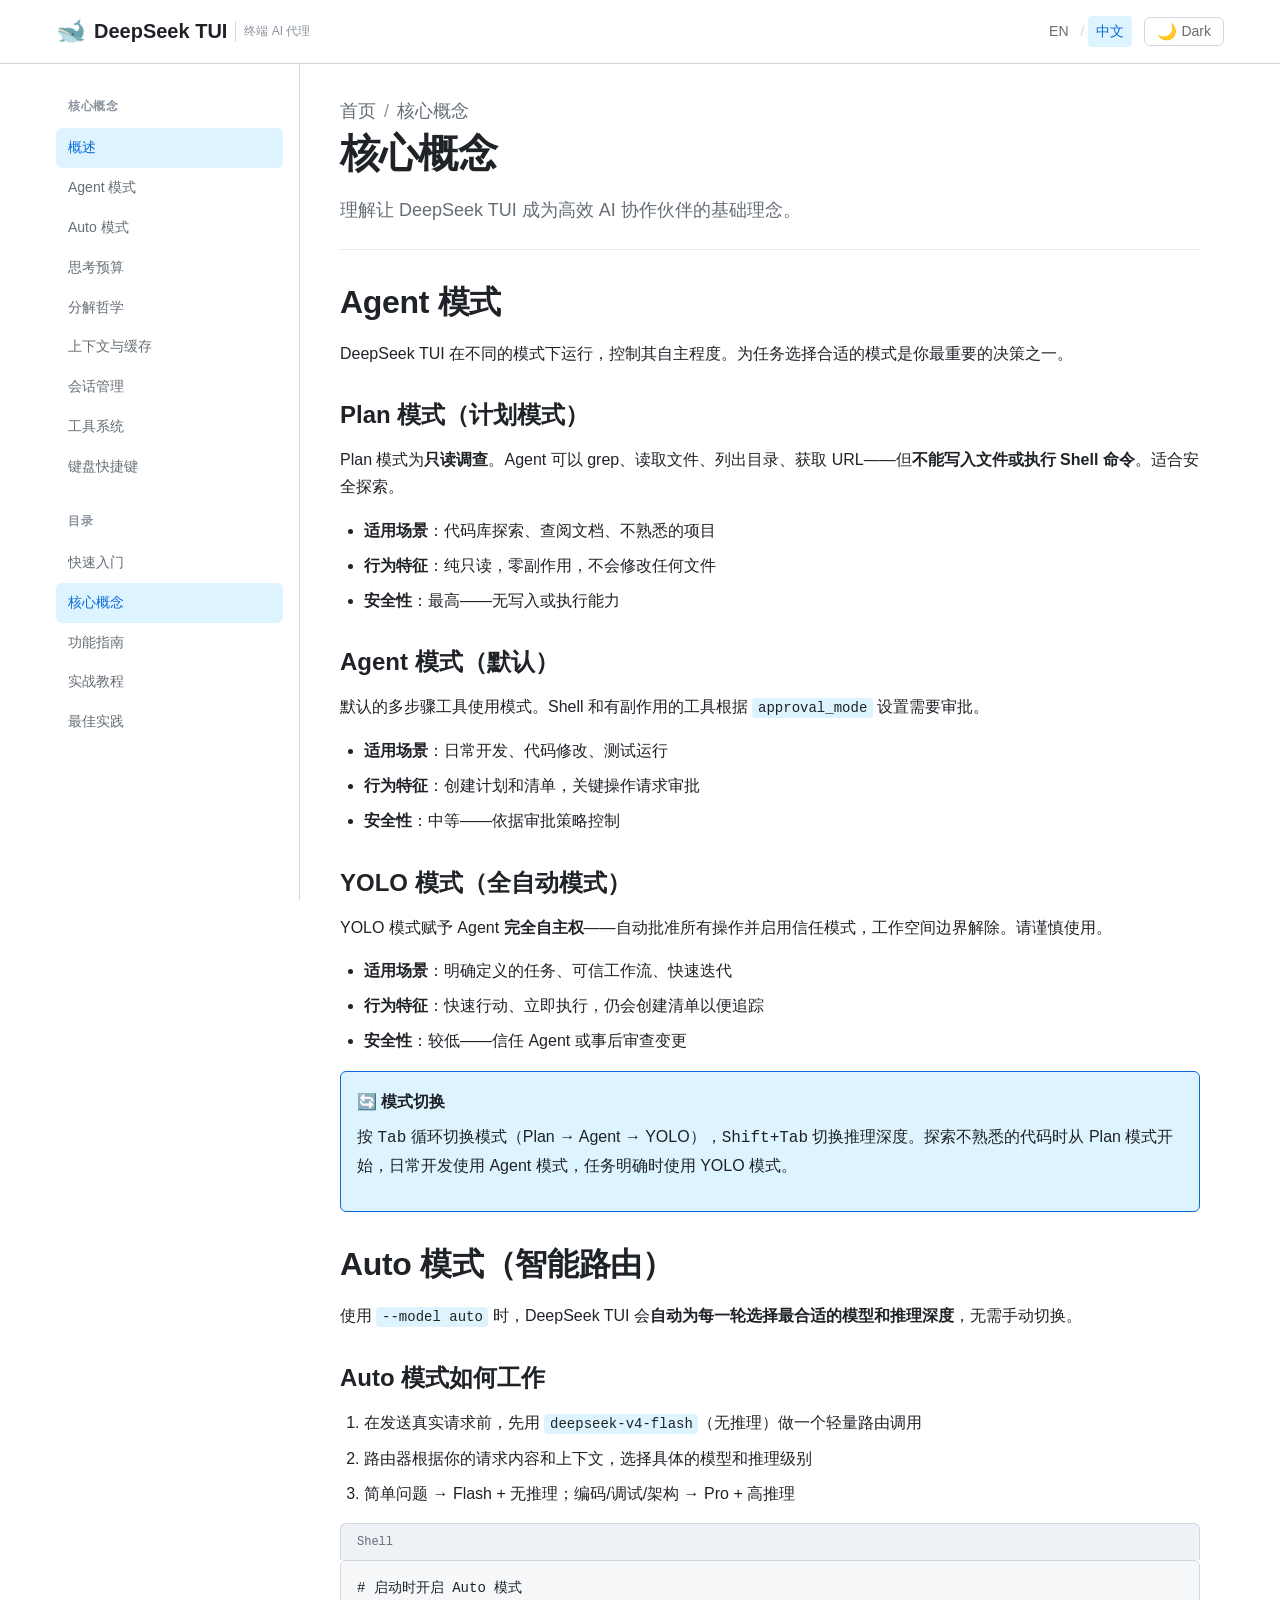
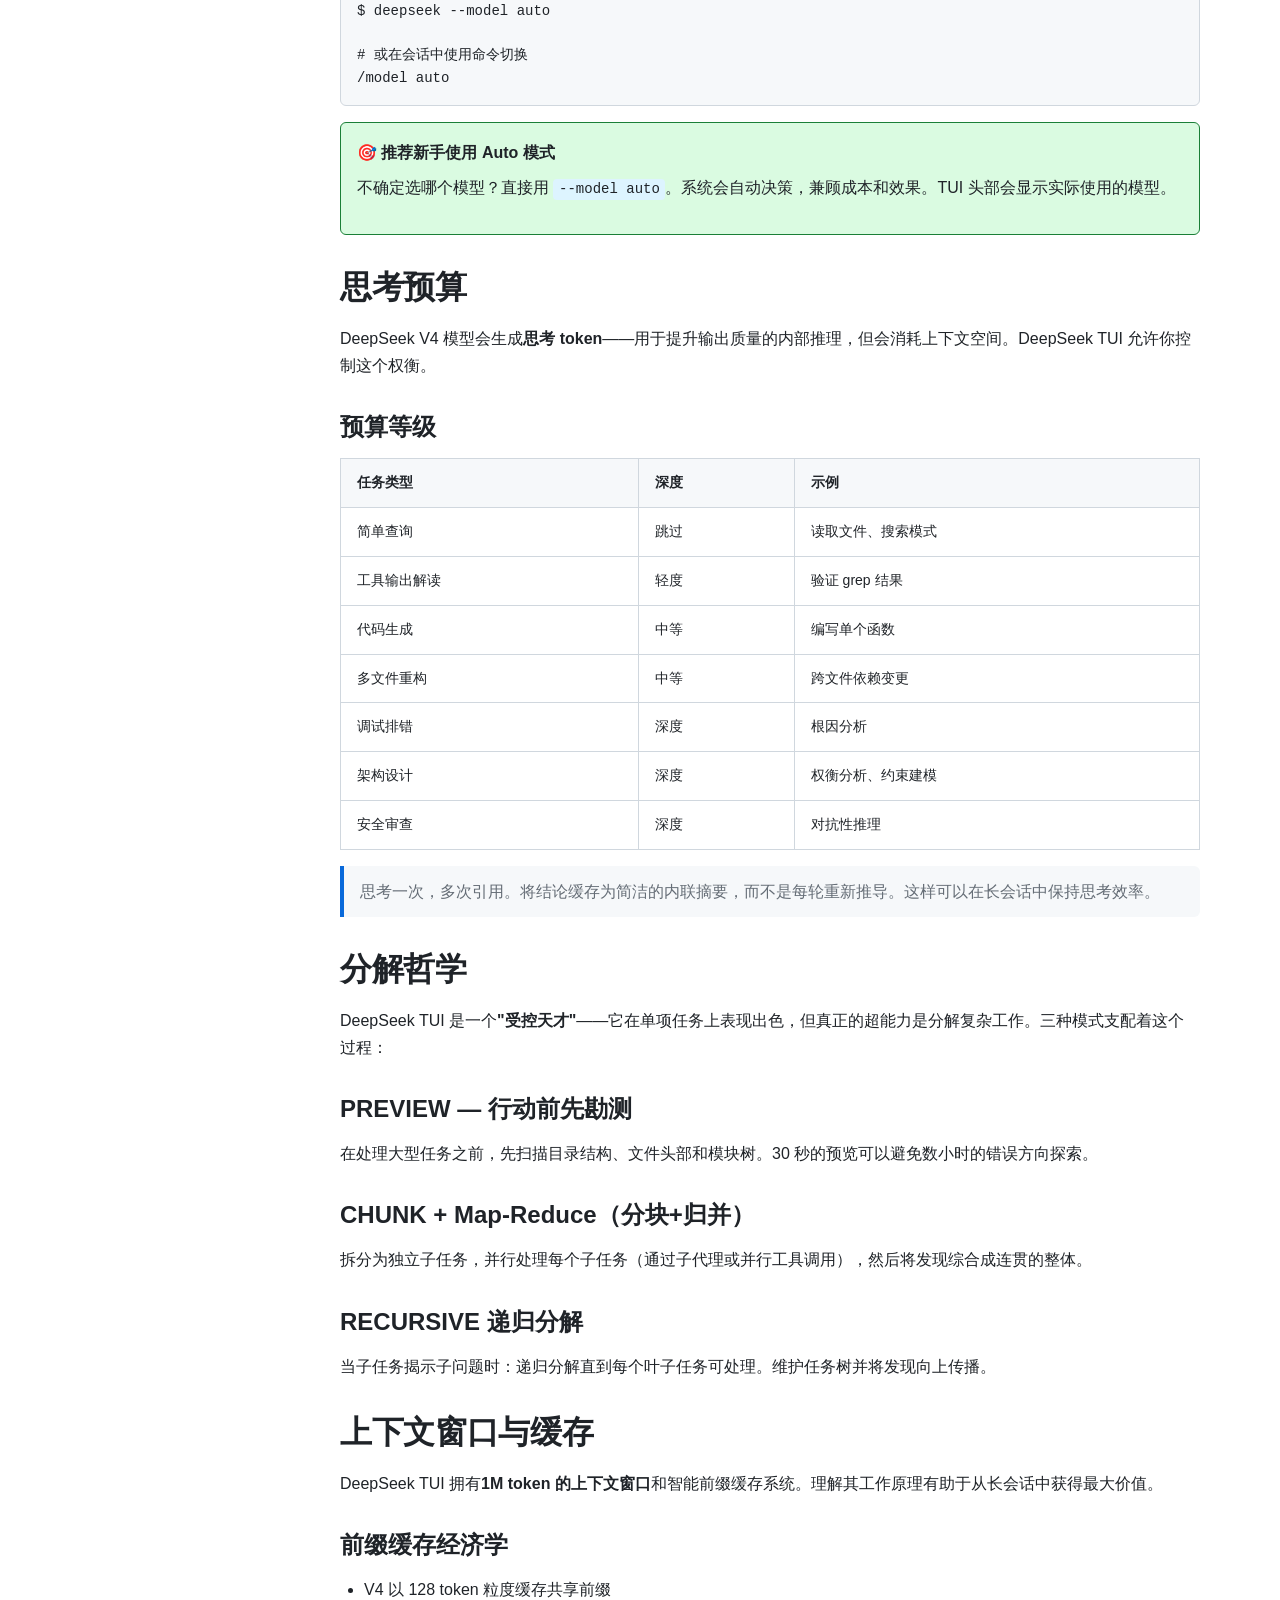
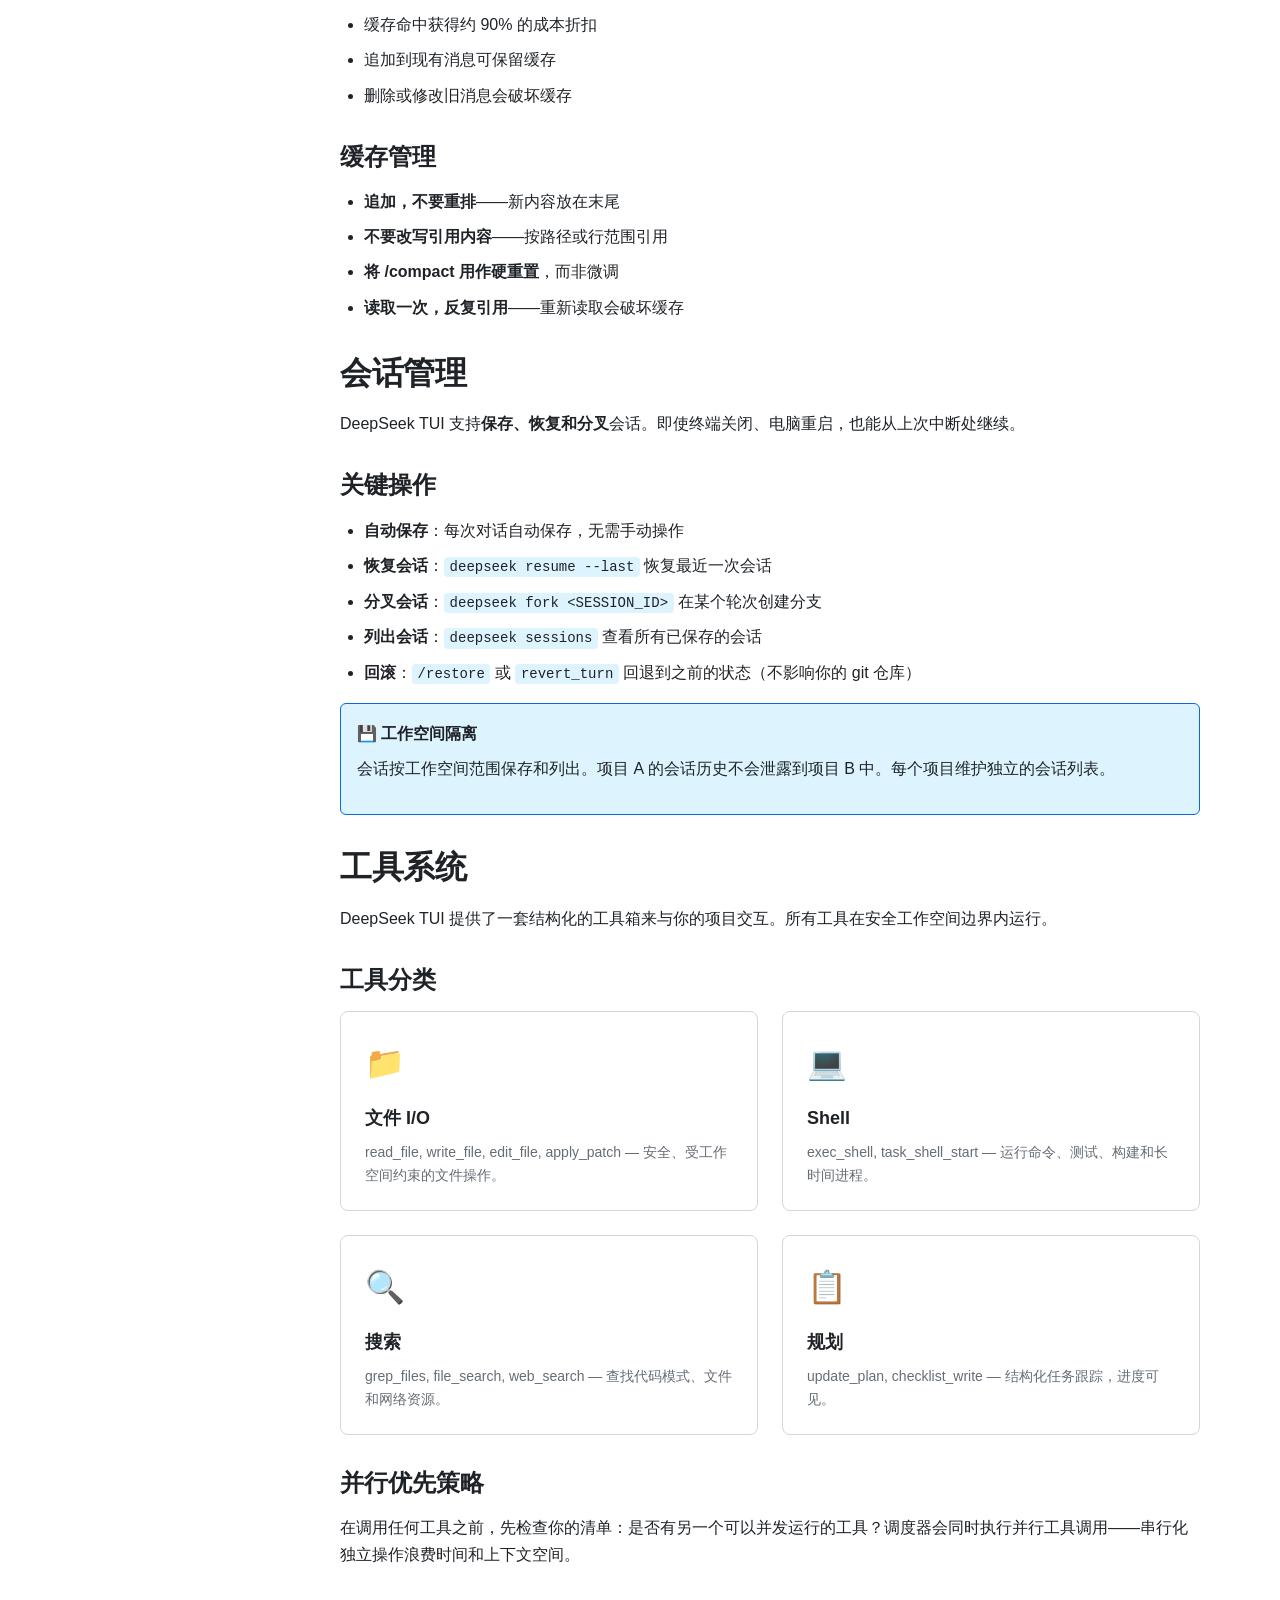
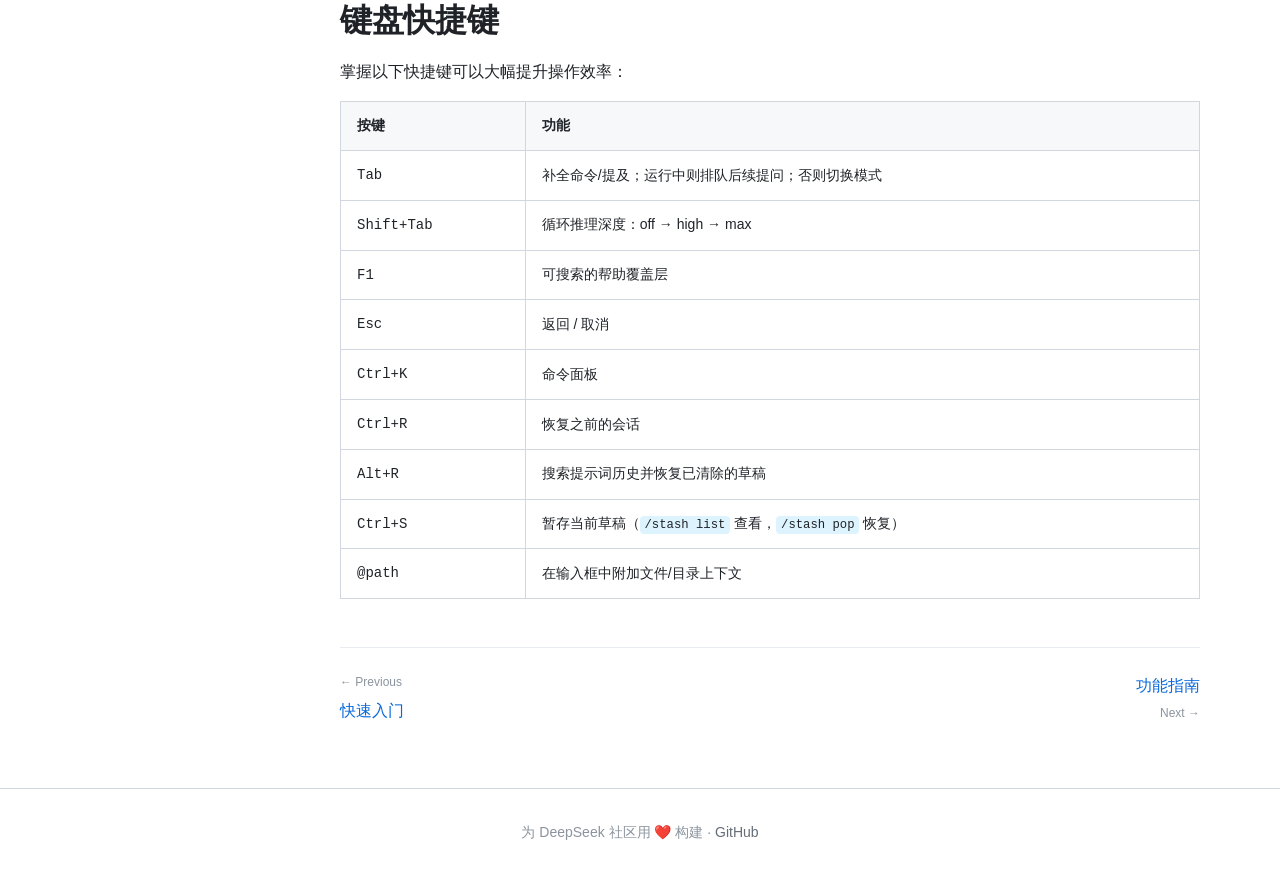
<file: zh/core-concepts.html>
<!DOCTYPE html>
<html lang="zh-Hans" data-theme="light">
<head>
  <meta charset="UTF-8">
  <meta name="viewport" content="width=device-width, initial-scale=1.0">
  <meta name="description" content="DeepSeek TUI 核心概念：Agent 模式、思考预算、分解哲学和上下文窗口管理。">
  <title>核心概念 — DeepSeek TUI 教程</title>
  <link rel="stylesheet" href="../css/global.css">
  <link rel="stylesheet" href="../css/layout.css">
</head>
<body>
  <header class="site-header">
    <div class="header-inner">
      <div class="header-left">
        <button id="mobile-nav-toggle" class="mobile-nav-toggle" aria-label="切换导航" aria-expanded="false">
          <span class="nav-toggle-icon">☰</span>
        </button>
        <a href="./" class="header-logo">
          <span class="logo-icon">🐋</span><span>DeepSeek TUI</span><span class="header-tagline">终端 AI 代理</span>
        </a>
      </div>
      <div class="header-right">
        <div class="lang-switch">
          <a href="../en/core-concepts.html">EN</a>
          <span class="lang-sep">/</span>
          <a href="core-concepts.html" class="active" aria-current="page">中文</a>
        </div>
        <button id="theme-toggle" class="theme-toggle" aria-label="切换深色模式">
          <span class="theme-icon">🌙</span><span class="theme-label">深色</span>
        </button>
      </div>
    </div>
  </header>

  <div class="page-wrapper">
    <aside id="sidebar" class="sidebar">
      <nav class="sidebar-nav" aria-label="章节导航">
        <div class="nav-section">
          <div class="nav-section-title">核心概念</div>
          <ul>
            <li><a href="core-concepts.html" class="active">概述</a></li>
            <li><a href="#modes">Agent 模式</a></li>
            <li><a href="#auto-mode">Auto 模式</a></li>
            <li><a href="#thinking">思考预算</a></li>
            <li><a href="#decomposition">分解哲学</a></li>
            <li><a href="#context">上下文与缓存</a></li>
            <li><a href="#sessions">会话管理</a></li>
            <li><a href="#tools">工具系统</a></li>
            <li><a href="#shortcuts">键盘快捷键</a></li>
          </ul>
        </div>
        <div class="nav-section">
          <div class="nav-section-title">目录</div>
          <ul>
            <li><a href="getting-started.html">快速入门</a></li>
            <li><a href="core-concepts.html">核心概念</a></li>
            <li><a href="features.html">功能指南</a></li>
            <li><a href="hands-on.html">实战教程</a></li>
            <li><a href="best-practices.html">最佳实践</a></li>
          </ul>
        </div>
      </nav>
    </aside>

    <main class="main-content">
      <div class="content-header">
        <p class="breadcrumb"><a href="./">首页</a> <span class="breadcrumb-sep">/</span> 核心概念</p>
        <h1>核心概念</h1>
        <p>理解让 DeepSeek TUI 成为高效 AI 协作伙伴的基础理念。</p>
      </div>

      <h2 id="modes">Agent 模式</h2>
      <p>DeepSeek TUI 在不同的模式下运行，控制其自主程度。为任务选择合适的模式是你最重要的决策之一。</p>

      <h3>Plan 模式（计划模式）</h3>
      <p>Plan 模式为<strong>只读调查</strong>。Agent 可以 grep、读取文件、列出目录、获取 URL——但<strong>不能写入文件或执行 Shell 命令</strong>。适合安全探索。</p>
      <ul>
        <li><strong>适用场景</strong>：代码库探索、查阅文档、不熟悉的项目</li>
        <li><strong>行为特征</strong>：纯只读，零副作用，不会修改任何文件</li>
        <li><strong>安全性</strong>：最高——无写入或执行能力</li>
      </ul>

      <h3>Agent 模式（默认）</h3>
      <p>默认的多步骤工具使用模式。Shell 和有副作用的工具根据 <code>approval_mode</code> 设置需要审批。</p>
      <ul>
        <li><strong>适用场景</strong>：日常开发、代码修改、测试运行</li>
        <li><strong>行为特征</strong>：创建计划和清单，关键操作请求审批</li>
        <li><strong>安全性</strong>：中等——依据审批策略控制</li>
      </ul>

      <h3>YOLO 模式（全自动模式）</h3>
      <p>YOLO 模式赋予 Agent <strong>完全自主权</strong>——自动批准所有操作并启用信任模式，工作空间边界解除。请谨慎使用。</p>
      <ul>
        <li><strong>适用场景</strong>：明确定义的任务、可信工作流、快速迭代</li>
        <li><strong>行为特征</strong>：快速行动、立即执行，仍会创建清单以便追踪</li>
        <li><strong>安全性</strong>：较低——信任 Agent 或事后审查变更</li>
      </ul>

      <div class="callout callout-info">
        <div class="callout-title">🔄 模式切换</div>
        <p>按 <kbd>Tab</kbd> 循环切换模式（Plan → Agent → YOLO），<kbd>Shift+Tab</kbd> 切换推理深度。探索不熟悉的代码时从 Plan 模式开始，日常开发使用 Agent 模式，任务明确时使用 YOLO 模式。</p>
      </div>

      <h2 id="auto-mode">Auto 模式（智能路由）</h2>
      <p>使用 <code>--model auto</code> 时，DeepSeek TUI 会<strong>自动为每一轮选择最合适的模型和推理深度</strong>，无需手动切换。</p>

      <h3>Auto 模式如何工作</h3>
      <ol>
        <li>在发送真实请求前，先用 <code>deepseek-v4-flash</code>（无推理）做一个轻量路由调用</li>
        <li>路由器根据你的请求内容和上下文，选择具体的模型和推理级别</li>
        <li>简单问题 → Flash + 无推理；编码/调试/架构 → Pro + 高推理</li>
      </ol>

      <div class="code-example">
        <div class="code-example-header"><span class="code-label">Shell</span></div>
        <pre><code># 启动时开启 Auto 模式
$ deepseek --model auto

# 或在会话中使用命令切换
/model auto</code></pre>
      </div>

      <div class="callout callout-success">
        <div class="callout-title">🎯 推荐新手使用 Auto 模式</div>
        <p>不确定选哪个模型？直接用 <code>--model auto</code>。系统会自动决策，兼顾成本和效果。TUI 头部会显示实际使用的模型。</p>
      </div>

      <h2 id="thinking">思考预算</h2>
      <p>DeepSeek V4 模型会生成<strong>思考 token</strong>——用于提升输出质量的内部推理，但会消耗上下文空间。DeepSeek TUI 允许你控制这个权衡。</p>

      <h3>预算等级</h3>
      <table>
        <tr><th>任务类型</th><th>深度</th><th>示例</th></tr>
        <tr><td>简单查询</td><td>跳过</td><td>读取文件、搜索模式</td></tr>
        <tr><td>工具输出解读</td><td>轻度</td><td>验证 grep 结果</td></tr>
        <tr><td>代码生成</td><td>中等</td><td>编写单个函数</td></tr>
        <tr><td>多文件重构</td><td>中等</td><td>跨文件依赖变更</td></tr>
        <tr><td>调试排错</td><td>深度</td><td>根因分析</td></tr>
        <tr><td>架构设计</td><td>深度</td><td>权衡分析、约束建模</td></tr>
        <tr><td>安全审查</td><td>深度</td><td>对抗性推理</td></tr>
      </table>

      <blockquote>
        <p>思考一次，多次引用。将结论缓存为简洁的内联摘要，而不是每轮重新推导。这样可以在长会话中保持思考效率。</p>
      </blockquote>

      <h2 id="decomposition">分解哲学</h2>
      <p>DeepSeek TUI 是一个<strong>"受控天才"</strong>——它在单项任务上表现出色，但真正的超能力是分解复杂工作。三种模式支配着这个过程：</p>

      <h3>PREVIEW — 行动前先勘测</h3>
      <p>在处理大型任务之前，先扫描目录结构、文件头部和模块树。30 秒的预览可以避免数小时的错误方向探索。</p>

      <h3>CHUNK + Map-Reduce（分块+归并）</h3>
      <p>拆分为独立子任务，并行处理每个子任务（通过子代理或并行工具调用），然后将发现综合成连贯的整体。</p>

      <h3>RECURSIVE 递归分解</h3>
      <p>当子任务揭示子问题时：递归分解直到每个叶子任务可处理。维护任务树并将发现向上传播。</p>

      <h2 id="context">上下文窗口与缓存</h2>
      <p>DeepSeek TUI 拥有<strong>1M token 的上下文窗口</strong>和智能前缀缓存系统。理解其工作原理有助于从长会话中获得最大价值。</p>

      <h3>前缀缓存经济学</h3>
      <ul>
        <li>V4 以 128 token 粒度缓存共享前缀</li>
        <li>缓存命中获得约 90% 的成本折扣</li>
        <li>追加到现有消息可保留缓存</li>
        <li>删除或修改旧消息会破坏缓存</li>
      </ul>

      <h3>缓存管理</h3>
      <ul>
        <li><strong>追加，不要重排</strong>——新内容放在末尾</li>
        <li><strong>不要改写引用内容</strong>——按路径或行范围引用</li>
        <li><strong>将 /compact 用作硬重置</strong>，而非微调</li>
        <li><strong>读取一次，反复引用</strong>——重新读取会破坏缓存</li>
      </ul>

      <h2 id="sessions">会话管理</h2>
      <p>DeepSeek TUI 支持<strong>保存、恢复和分叉</strong>会话。即使终端关闭、电脑重启，也能从上次中断处继续。</p>

      <h3>关键操作</h3>
      <ul>
        <li><strong>自动保存</strong>：每次对话自动保存，无需手动操作</li>
        <li><strong>恢复会话</strong>：<code>deepseek resume --last</code> 恢复最近一次会话</li>
        <li><strong>分叉会话</strong>：<code>deepseek fork &lt;SESSION_ID&gt;</code> 在某个轮次创建分支</li>
        <li><strong>列出会话</strong>：<code>deepseek sessions</code> 查看所有已保存的会话</li>
        <li><strong>回滚</strong>：<code>/restore</code> 或 <code>revert_turn</code> 回退到之前的状态（不影响你的 git 仓库）</li>
      </ul>

      <div class="callout callout-info">
        <div class="callout-title">💾 工作空间隔离</div>
        <p>会话按工作空间范围保存和列出。项目 A 的会话历史不会泄露到项目 B 中。每个项目维护独立的会话列表。</p>
      </div>

      <h2 id="tools">工具系统</h2>
      <p>DeepSeek TUI 提供了一套结构化的工具箱来与你的项目交互。所有工具在安全工作空间边界内运行。</p>

      <h3>工具分类</h3>
      <div class="card-grid">
        <div class="card">
          <div class="card-icon">📁</div>
          <div class="card-title">文件 I/O</div>
          <div class="card-desc">read_file, write_file, edit_file, apply_patch — 安全、受工作空间约束的文件操作。</div>
        </div>
        <div class="card">
          <div class="card-icon">💻</div>
          <div class="card-title">Shell</div>
          <div class="card-desc">exec_shell, task_shell_start — 运行命令、测试、构建和长时间进程。</div>
        </div>
        <div class="card">
          <div class="card-icon">🔍</div>
          <div class="card-title">搜索</div>
          <div class="card-desc">grep_files, file_search, web_search — 查找代码模式、文件和网络资源。</div>
        </div>
        <div class="card">
          <div class="card-icon">📋</div>
          <div class="card-title">规划</div>
          <div class="card-desc">update_plan, checklist_write — 结构化任务跟踪，进度可见。</div>
        </div>
      </div>

      <h3>并行优先策略</h3>
      <p>在调用任何工具之前，先检查你的清单：是否有另一个可以并发运行的工具？调度器会同时执行并行工具调用——串行化独立操作浪费时间和上下文空间。</p>

      <h2 id="shortcuts">键盘快捷键</h2>
      <p>掌握以下快捷键可以大幅提升操作效率：</p>

      <table>
        <tr><th>按键</th><th>功能</th></tr>
        <tr><td><kbd>Tab</kbd></td><td>补全命令/提及；运行中则排队后续提问；否则切换模式</td></tr>
        <tr><td><kbd>Shift+Tab</kbd></td><td>循环推理深度：off → high → max</td></tr>
        <tr><td><kbd>F1</kbd></td><td>可搜索的帮助覆盖层</td></tr>
        <tr><td><kbd>Esc</kbd></td><td>返回 / 取消</td></tr>
        <tr><td><kbd>Ctrl+K</kbd></td><td>命令面板</td></tr>
        <tr><td><kbd>Ctrl+R</kbd></td><td>恢复之前的会话</td></tr>
        <tr><td><kbd>Alt+R</kbd></td><td>搜索提示词历史并恢复已清除的草稿</td></tr>
        <tr><td><kbd>Ctrl+S</kbd></td><td>暂存当前草稿（<code>/stash list</code> 查看，<code>/stash pop</code> 恢复）</td></tr>
        <tr><td><kbd>@path</kbd></td><td>在输入框中附加文件/目录上下文</td></tr>
      </table>

      <nav class="page-nav">
        <a href="getting-started.html" class="page-nav-prev">快速入门</a>
        <a href="features.html" class="page-nav-next">功能指南</a>
      </nav>
    </main>
  </div>

  <footer class="site-footer">
    <div class="footer-inner">
      <p>为 DeepSeek 社区用 ❤️ 构建 · <a href="https://github.com/deepseek-ai">GitHub</a></p>
    </div>
  </footer>

  <script src="../js/theme.js"></script>
  <script src="../js/nav.js"></script>
</body>
</html>
</file>
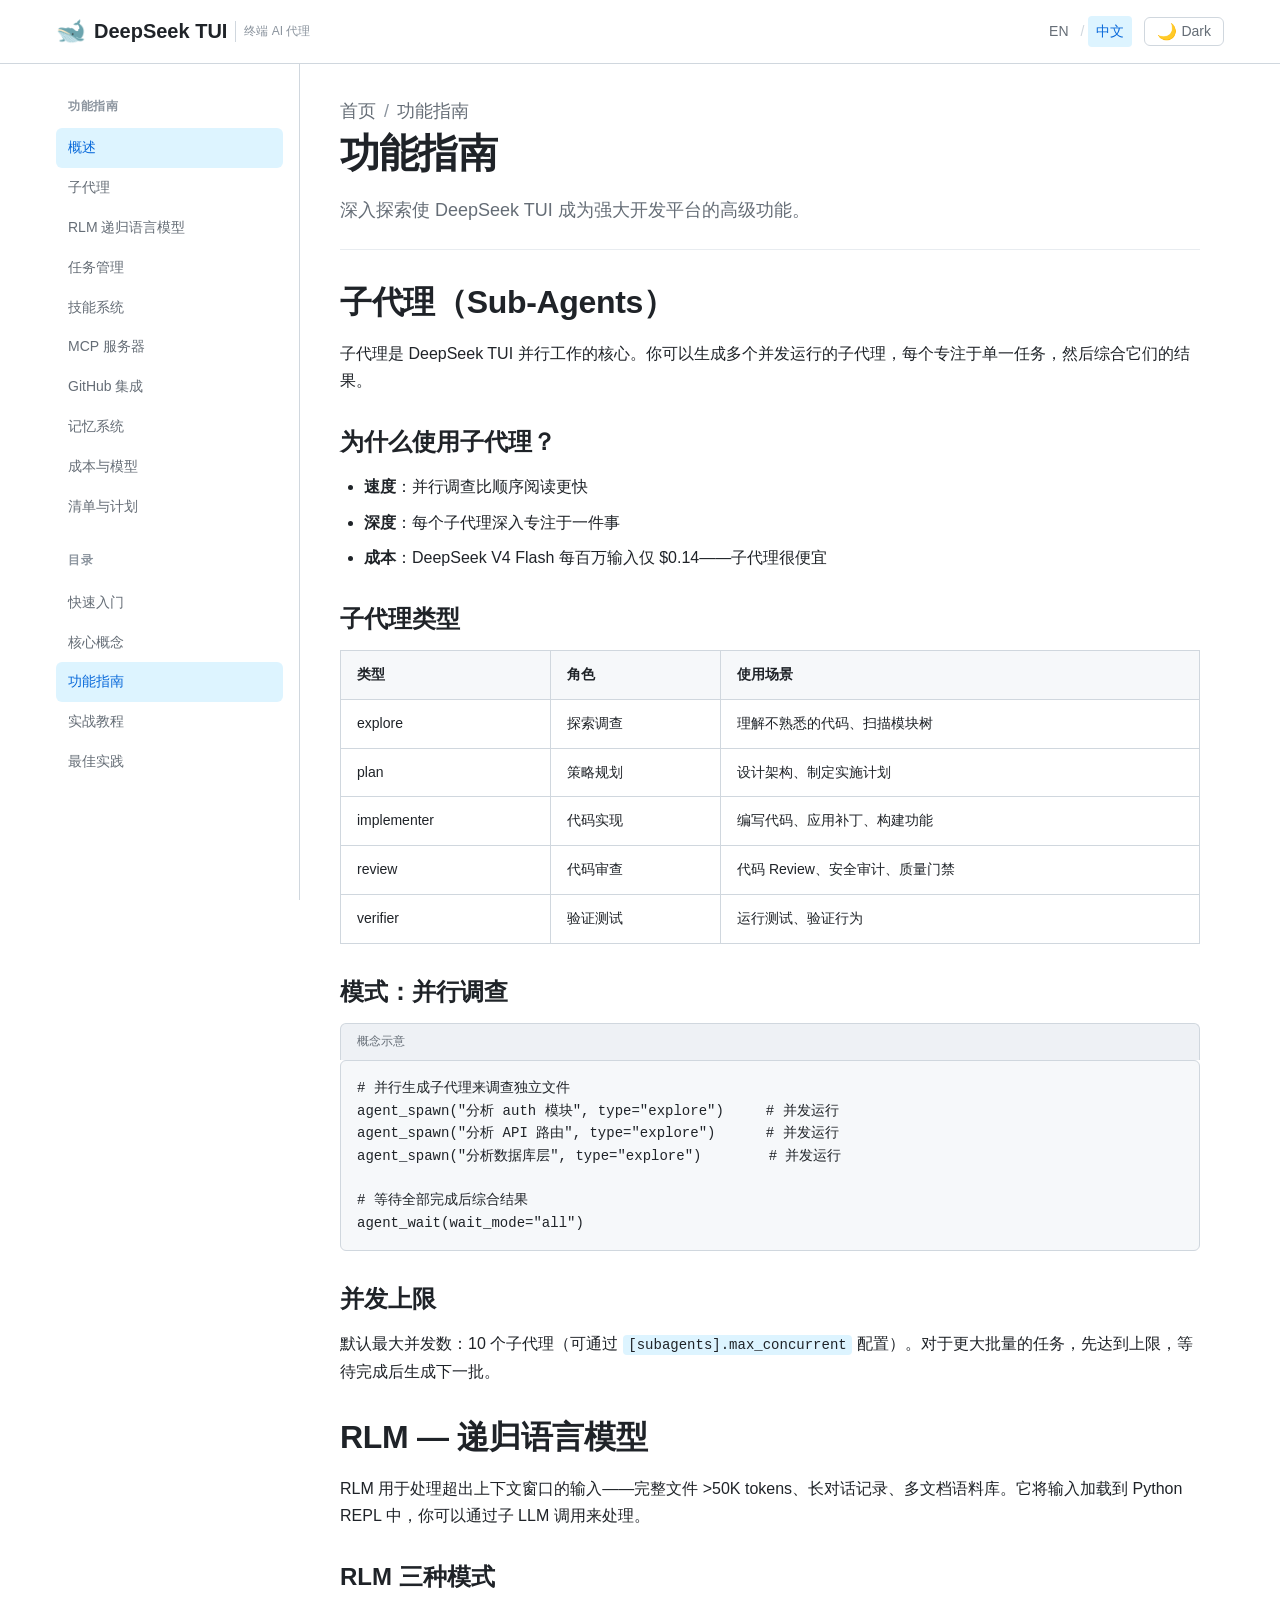
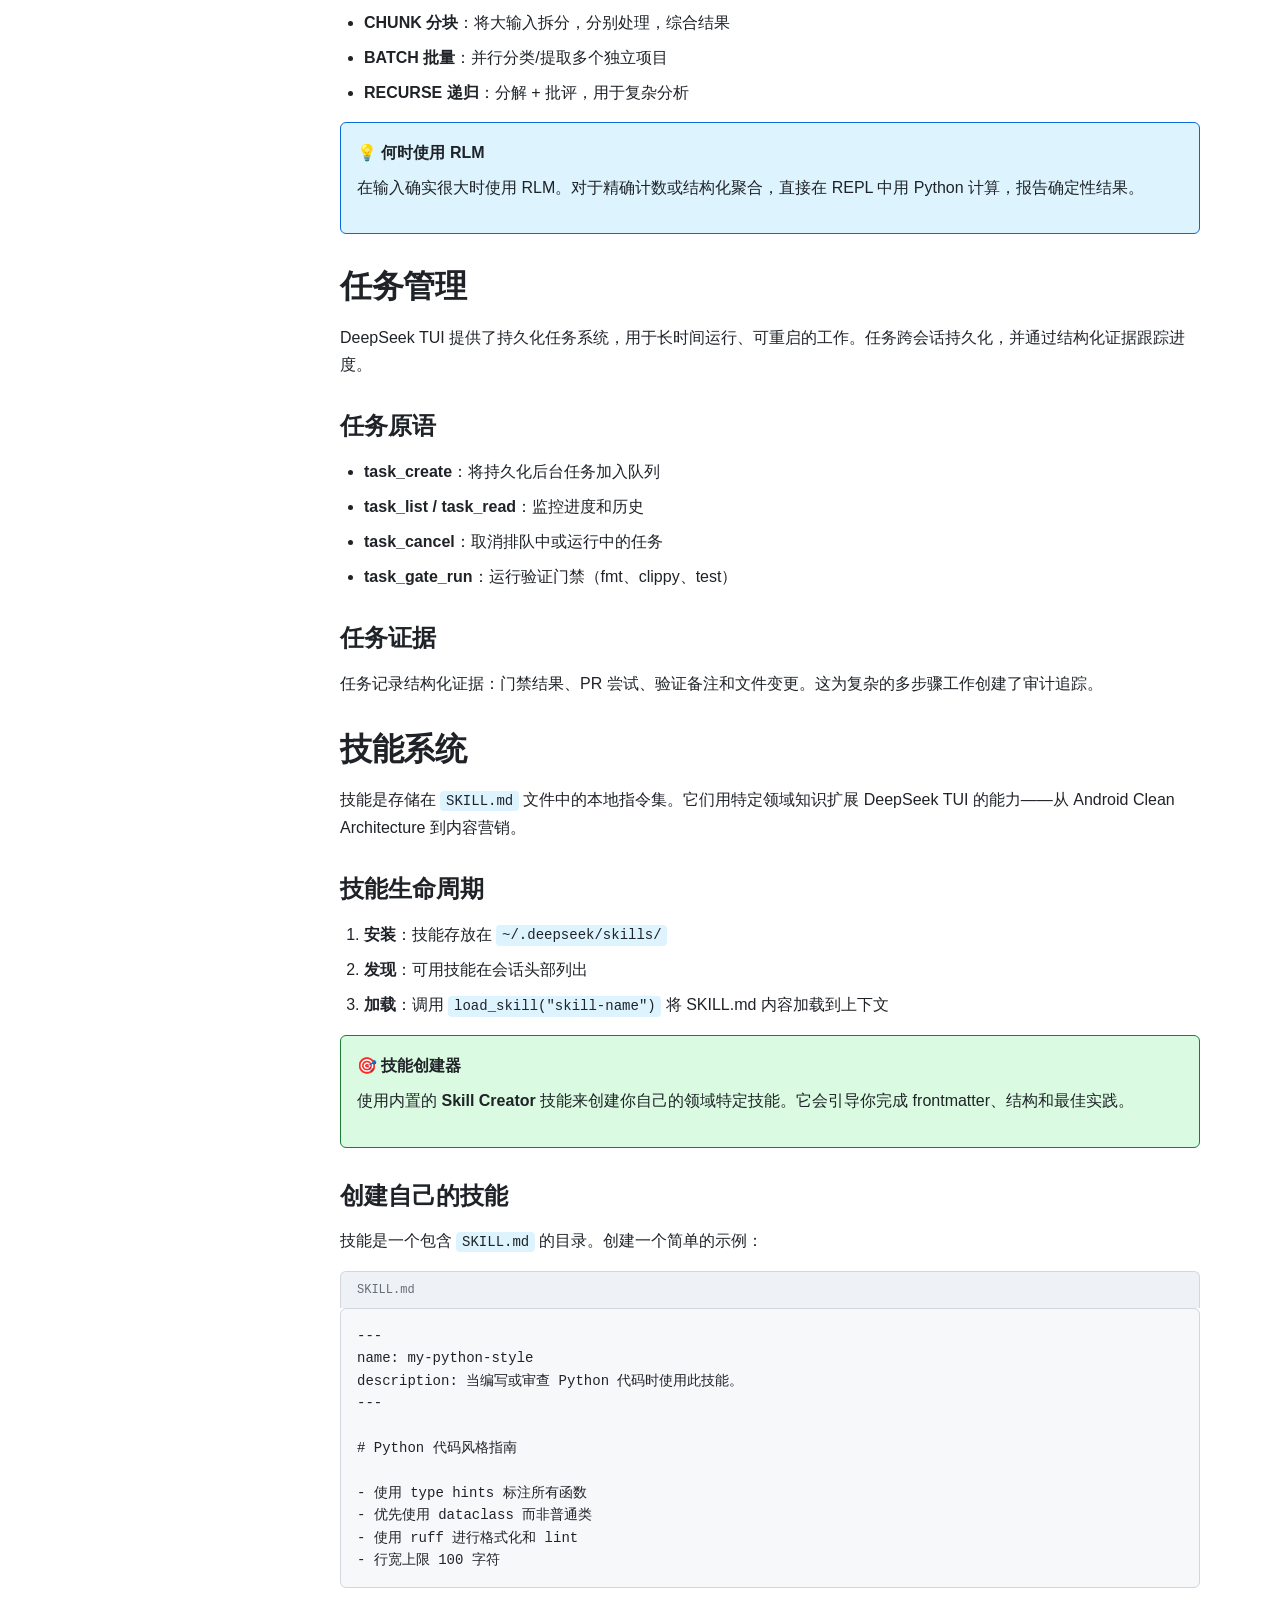
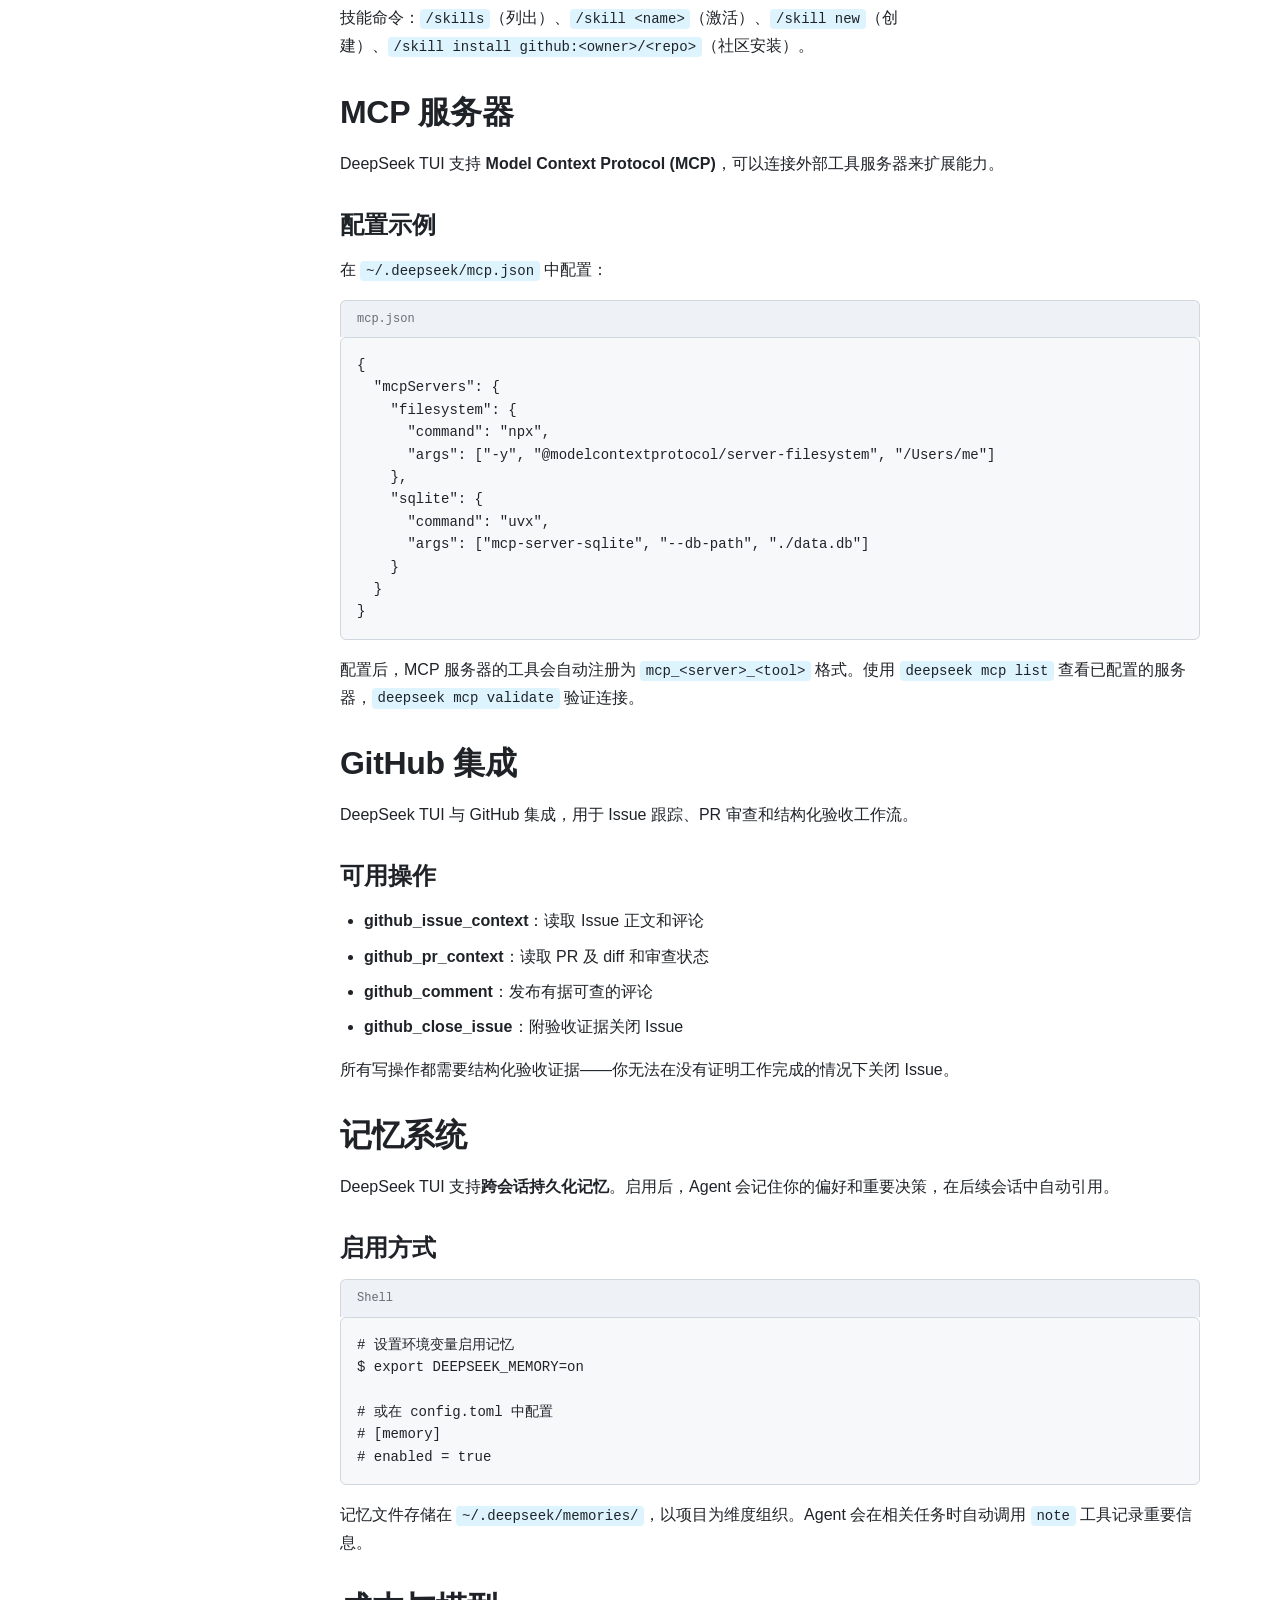
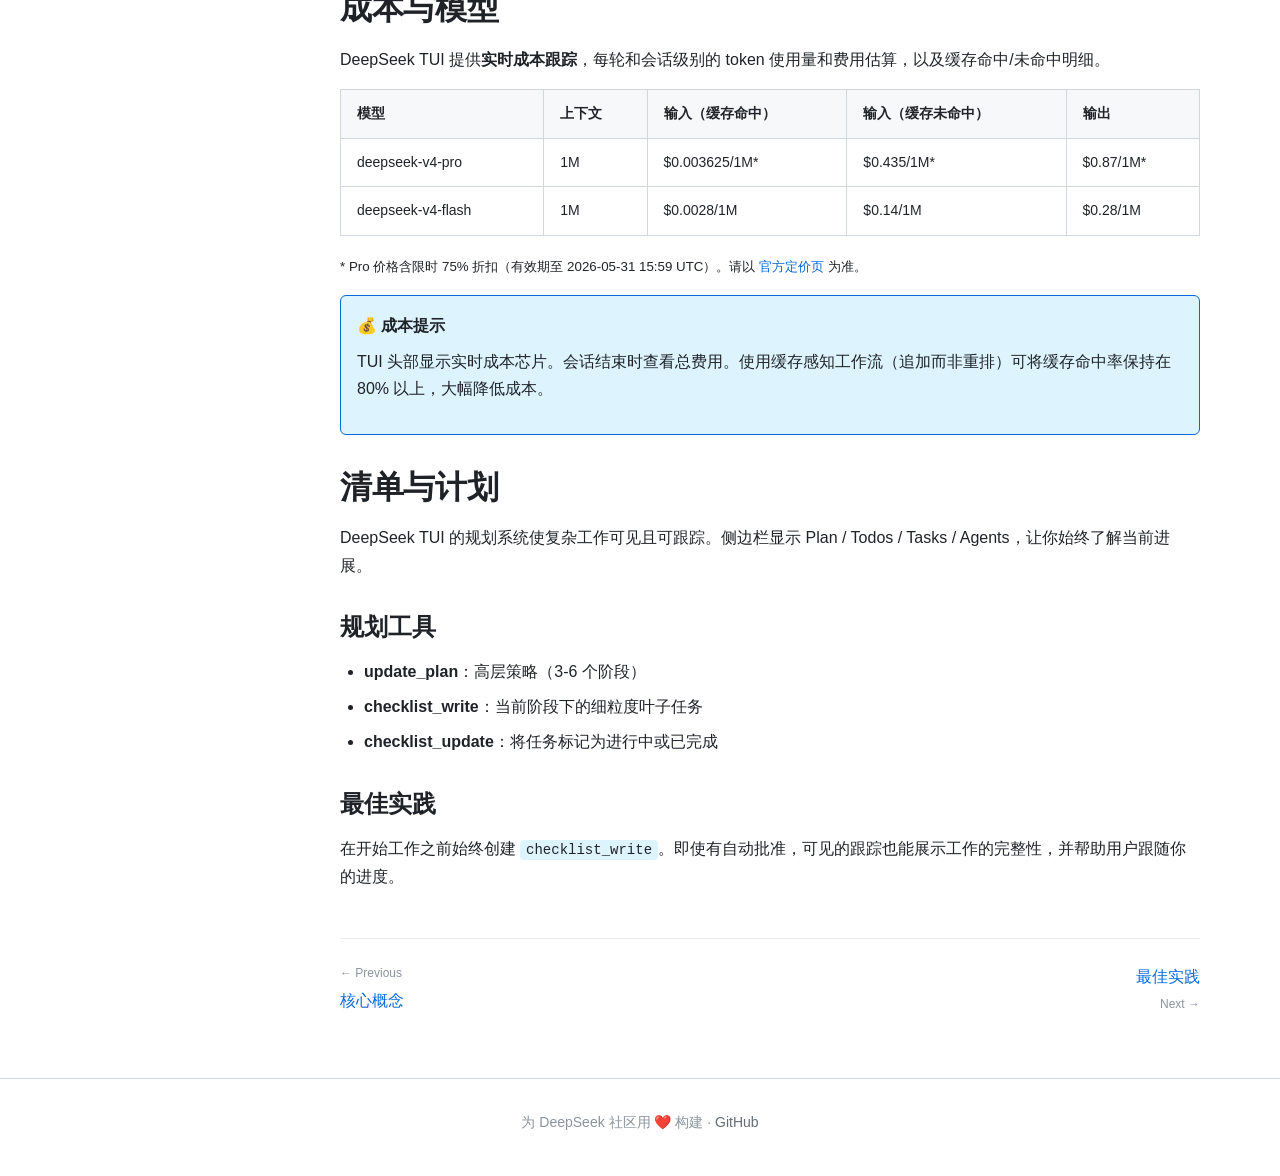
<file: zh/features.html>
<!DOCTYPE html>
<html lang="zh-Hans" data-theme="light">
<head>
  <meta charset="UTF-8">
  <meta name="viewport" content="width=device-width, initial-scale=1.0">
  <meta name="description" content="DeepSeek TUI 功能指南：子代理、RLM、任务管理、技能系统和 GitHub 集成。">
  <title>功能指南 — DeepSeek TUI 教程</title>
  <link rel="stylesheet" href="../css/global.css">
  <link rel="stylesheet" href="../css/layout.css">
</head>
<body>
  <header class="site-header">
    <div class="header-inner">
      <div class="header-left">
        <button id="mobile-nav-toggle" class="mobile-nav-toggle" aria-label="切换导航" aria-expanded="false">
          <span class="nav-toggle-icon">☰</span>
        </button>
        <a href="./" class="header-logo"><span class="logo-icon">🐋</span><span>DeepSeek TUI</span><span class="header-tagline">终端 AI 代理</span></a>
      </div>
      <div class="header-right">
        <div class="lang-switch">
          <a href="../en/features.html">EN</a>
          <span class="lang-sep">/</span>
          <a href="features.html" class="active" aria-current="page">中文</a>
        </div>
        <button id="theme-toggle" class="theme-toggle" aria-label="切换深色模式">
          <span class="theme-icon">🌙</span><span class="theme-label">深色</span>
        </button>
      </div>
    </div>
  </header>

  <div class="page-wrapper">
    <aside id="sidebar" class="sidebar">
      <nav class="sidebar-nav" aria-label="章节导航">
        <div class="nav-section">
          <div class="nav-section-title">功能指南</div>
          <ul>
            <li><a href="features.html" class="active">概述</a></li>
            <li><a href="#subagents">子代理</a></li>
            <li><a href="#rlm">RLM 递归语言模型</a></li>
            <li><a href="#tasks">任务管理</a></li>
            <li><a href="#skills">技能系统</a></li>
            <li><a href="#mcp">MCP 服务器</a></li>
            <li><a href="#github">GitHub 集成</a></li>
            <li><a href="#memory">记忆系统</a></li>
            <li><a href="#cost">成本与模型</a></li>
            <li><a href="#checklists">清单与计划</a></li>
          </ul>
        </div>
        <div class="nav-section">
          <div class="nav-section-title">目录</div>
          <ul>
            <li><a href="getting-started.html">快速入门</a></li>
            <li><a href="core-concepts.html">核心概念</a></li>
            <li><a href="features.html">功能指南</a></li>
            <li><a href="hands-on.html">实战教程</a></li>
            <li><a href="best-practices.html">最佳实践</a></li>
          </ul>
        </div>
      </nav>
    </aside>

    <main class="main-content">
      <div class="content-header">
        <p class="breadcrumb"><a href="./">首页</a> <span class="breadcrumb-sep">/</span> 功能指南</p>
        <h1>功能指南</h1>
        <p>深入探索使 DeepSeek TUI 成为强大开发平台的高级功能。</p>
      </div>

      <h2 id="subagents">子代理（Sub-Agents）</h2>
      <p>子代理是 DeepSeek TUI 并行工作的核心。你可以生成多个并发运行的子代理，每个专注于单一任务，然后综合它们的结果。</p>

      <h3>为什么使用子代理？</h3>
      <ul>
        <li><strong>速度</strong>：并行调查比顺序阅读更快</li>
        <li><strong>深度</strong>：每个子代理深入专注于一件事</li>
        <li><strong>成本</strong>：DeepSeek V4 Flash 每百万输入仅 $0.14——子代理很便宜</li>
      </ul>

      <h3>子代理类型</h3>
      <table>
        <tr><th>类型</th><th>角色</th><th>使用场景</th></tr>
        <tr><td>explore</td><td>探索调查</td><td>理解不熟悉的代码、扫描模块树</td></tr>
        <tr><td>plan</td><td>策略规划</td><td>设计架构、制定实施计划</td></tr>
        <tr><td>implementer</td><td>代码实现</td><td>编写代码、应用补丁、构建功能</td></tr>
        <tr><td>review</td><td>代码审查</td><td>代码 Review、安全审计、质量门禁</td></tr>
        <tr><td>verifier</td><td>验证测试</td><td>运行测试、验证行为</td></tr>
      </table>

      <h3>模式：并行调查</h3>
      <div class="code-example">
        <div class="code-example-header"><span class="code-label">概念示意</span></div>
        <pre><code># 并行生成子代理来调查独立文件
agent_spawn("分析 auth 模块", type="explore")     # 并发运行
agent_spawn("分析 API 路由", type="explore")      # 并发运行
agent_spawn("分析数据库层", type="explore")        # 并发运行

# 等待全部完成后综合结果
agent_wait(wait_mode="all")</code></pre>
      </div>

      <h3>并发上限</h3>
      <p>默认最大并发数：10 个子代理（可通过 <code>[subagents].max_concurrent</code> 配置）。对于更大批量的任务，先达到上限，等待完成后生成下一批。</p>

      <h2 id="rlm">RLM — 递归语言模型</h2>
      <p>RLM 用于处理超出上下文窗口的输入——完整文件 >50K tokens、长对话记录、多文档语料库。它将输入加载到 Python REPL 中，你可以通过子 LLM 调用来处理。</p>

      <h3>RLM 三种模式</h3>
      <ul>
        <li><strong>CHUNK 分块</strong>：将大输入拆分，分别处理，综合结果</li>
        <li><strong>BATCH 批量</strong>：并行分类/提取多个独立项目</li>
        <li><strong>RECURSE 递归</strong>：分解 + 批评，用于复杂分析</li>
      </ul>

      <div class="callout callout-info">
        <div class="callout-title">💡 何时使用 RLM</div>
        <p>在输入确实很大时使用 RLM。对于精确计数或结构化聚合，直接在 REPL 中用 Python 计算，报告确定性结果。</p>
      </div>

      <h2 id="tasks">任务管理</h2>
      <p>DeepSeek TUI 提供了持久化任务系统，用于长时间运行、可重启的工作。任务跨会话持久化，并通过结构化证据跟踪进度。</p>

      <h3>任务原语</h3>
      <ul>
        <li><strong>task_create</strong>：将持久化后台任务加入队列</li>
        <li><strong>task_list / task_read</strong>：监控进度和历史</li>
        <li><strong>task_cancel</strong>：取消排队中或运行中的任务</li>
        <li><strong>task_gate_run</strong>：运行验证门禁（fmt、clippy、test）</li>
      </ul>

      <h3>任务证据</h3>
      <p>任务记录结构化证据：门禁结果、PR 尝试、验证备注和文件变更。这为复杂的多步骤工作创建了审计追踪。</p>

      <h2 id="skills">技能系统</h2>
      <p>技能是存储在 <code>SKILL.md</code> 文件中的本地指令集。它们用特定领域知识扩展 DeepSeek TUI 的能力——从 Android Clean Architecture 到内容营销。</p>

      <h3>技能生命周期</h3>
      <ol>
        <li><strong>安装</strong>：技能存放在 <code>~/.deepseek/skills/</code></li>
        <li><strong>发现</strong>：可用技能在会话头部列出</li>
        <li><strong>加载</strong>：调用 <code>load_skill("skill-name")</code> 将 SKILL.md 内容加载到上下文</li>
      </ol>

      <div class="callout callout-success">
        <div class="callout-title">🎯 技能创建器</div>
        <p>使用内置的 <strong>Skill Creator</strong> 技能来创建你自己的领域特定技能。它会引导你完成 frontmatter、结构和最佳实践。</p>
      </div>

      <h3>创建自己的技能</h3>
      <p>技能是一个包含 <code>SKILL.md</code> 的目录。创建一个简单的示例：</p>

      <div class="code-example">
        <div class="code-example-header"><span class="code-label">SKILL.md</span></div>
        <pre><code>---
name: my-python-style
description: 当编写或审查 Python 代码时使用此技能。
---

# Python 代码风格指南

- 使用 type hints 标注所有函数
- 优先使用 dataclass 而非普通类
- 使用 ruff 进行格式化和 lint
- 行宽上限 100 字符</code></pre>
      </div>

      <p>技能命令：<code>/skills</code>（列出）、<code>/skill &lt;name&gt;</code>（激活）、<code>/skill new</code>（创建）、<code>/skill install github:&lt;owner&gt;/&lt;repo&gt;</code>（社区安装）。</p>

      <h2 id="mcp">MCP 服务器</h2>
      <p>DeepSeek TUI 支持 <strong>Model Context Protocol (MCP)</strong>，可以连接外部工具服务器来扩展能力。</p>

      <h3>配置示例</h3>
      <p>在 <code>~/.deepseek/mcp.json</code> 中配置：</p>

      <div class="code-example">
        <div class="code-example-header"><span class="code-label">mcp.json</span></div>
        <pre><code>{
  "mcpServers": {
    "filesystem": {
      "command": "npx",
      "args": ["-y", "@modelcontextprotocol/server-filesystem", "/Users/me"]
    },
    "sqlite": {
      "command": "uvx",
      "args": ["mcp-server-sqlite", "--db-path", "./data.db"]
    }
  }
}</code></pre>
      </div>

      <p>配置后，MCP 服务器的工具会自动注册为 <code>mcp_&lt;server&gt;_&lt;tool&gt;</code> 格式。使用 <code>deepseek mcp list</code> 查看已配置的服务器，<code>deepseek mcp validate</code> 验证连接。</p>

      <h2 id="github">GitHub 集成</h2>
      <p>DeepSeek TUI 与 GitHub 集成，用于 Issue 跟踪、PR 审查和结构化验收工作流。</p>

      <h3>可用操作</h3>
      <ul>
        <li><strong>github_issue_context</strong>：读取 Issue 正文和评论</li>
        <li><strong>github_pr_context</strong>：读取 PR 及 diff 和审查状态</li>
        <li><strong>github_comment</strong>：发布有据可查的评论</li>
        <li><strong>github_close_issue</strong>：附验收证据关闭 Issue</li>
      </ul>

      <p>所有写操作都需要结构化验收证据——你无法在没有证明工作完成的情况下关闭 Issue。</p>

      <h2 id="memory">记忆系统</h2>
      <p>DeepSeek TUI 支持<strong>跨会话持久化记忆</strong>。启用后，Agent 会记住你的偏好和重要决策，在后续会话中自动引用。</p>

      <h3>启用方式</h3>
      <div class="code-example">
        <div class="code-example-header"><span class="code-label">Shell</span></div>
        <pre><code># 设置环境变量启用记忆
$ export DEEPSEEK_MEMORY=on

# 或在 config.toml 中配置
# [memory]
# enabled = true</code></pre>
      </div>
      <p>记忆文件存储在 <code>~/.deepseek/memories/</code>，以项目为维度组织。Agent 会在相关任务时自动调用 <code>note</code> 工具记录重要信息。</p>

      <h2 id="cost">成本与模型</h2>
      <p>DeepSeek TUI 提供<strong>实时成本跟踪</strong>，每轮和会话级别的 token 使用量和费用估算，以及缓存命中/未命中明细。</p>

      <table>
        <tr><th>模型</th><th>上下文</th><th>输入（缓存命中）</th><th>输入（缓存未命中）</th><th>输出</th></tr>
        <tr><td>deepseek-v4-pro</td><td>1M</td><td>$0.003625/1M*</td><td>$0.435/1M*</td><td>$0.87/1M*</td></tr>
        <tr><td>deepseek-v4-flash</td><td>1M</td><td>$0.0028/1M</td><td>$0.14/1M</td><td>$0.28/1M</td></tr>
      </table>

      <p><small>* Pro 价格含限时 75% 折扣（有效期至 2026-05-31 15:59 UTC）。请以 <a href="https://api-docs.deepseek.com/zh-cn/quick_start/pricing" target="_blank">官方定价页</a> 为准。</small></p>

      <div class="callout callout-info">
        <div class="callout-title">💰 成本提示</div>
        <p>TUI 头部显示实时成本芯片。会话结束时查看总费用。使用缓存感知工作流（追加而非重排）可将缓存命中率保持在 80% 以上，大幅降低成本。</p>
      </div>

      <h2 id="checklists">清单与计划</h2>
      <p>DeepSeek TUI 的规划系统使复杂工作可见且可跟踪。侧边栏显示 Plan / Todos / Tasks / Agents，让你始终了解当前进展。</p>

      <h3>规划工具</h3>
      <ul>
        <li><strong>update_plan</strong>：高层策略（3-6 个阶段）</li>
        <li><strong>checklist_write</strong>：当前阶段下的细粒度叶子任务</li>
        <li><strong>checklist_update</strong>：将任务标记为进行中或已完成</li>
      </ul>

      <h3>最佳实践</h3>
      <p>在开始工作之前始终创建 <code>checklist_write</code>。即使有自动批准，可见的跟踪也能展示工作的完整性，并帮助用户跟随你的进度。</p>

      <nav class="page-nav">
        <a href="core-concepts.html" class="page-nav-prev">核心概念</a>
        <a href="best-practices.html" class="page-nav-next">最佳实践</a>
      </nav>
    </main>
  </div>

  <footer class="site-footer">
    <div class="footer-inner">
      <p>为 DeepSeek 社区用 ❤️ 构建 · <a href="https://github.com/deepseek-ai">GitHub</a></p>
    </div>
  </footer>

  <script src="../js/theme.js"></script>
  <script src="../js/nav.js"></script>
</body>
</html>
</file>
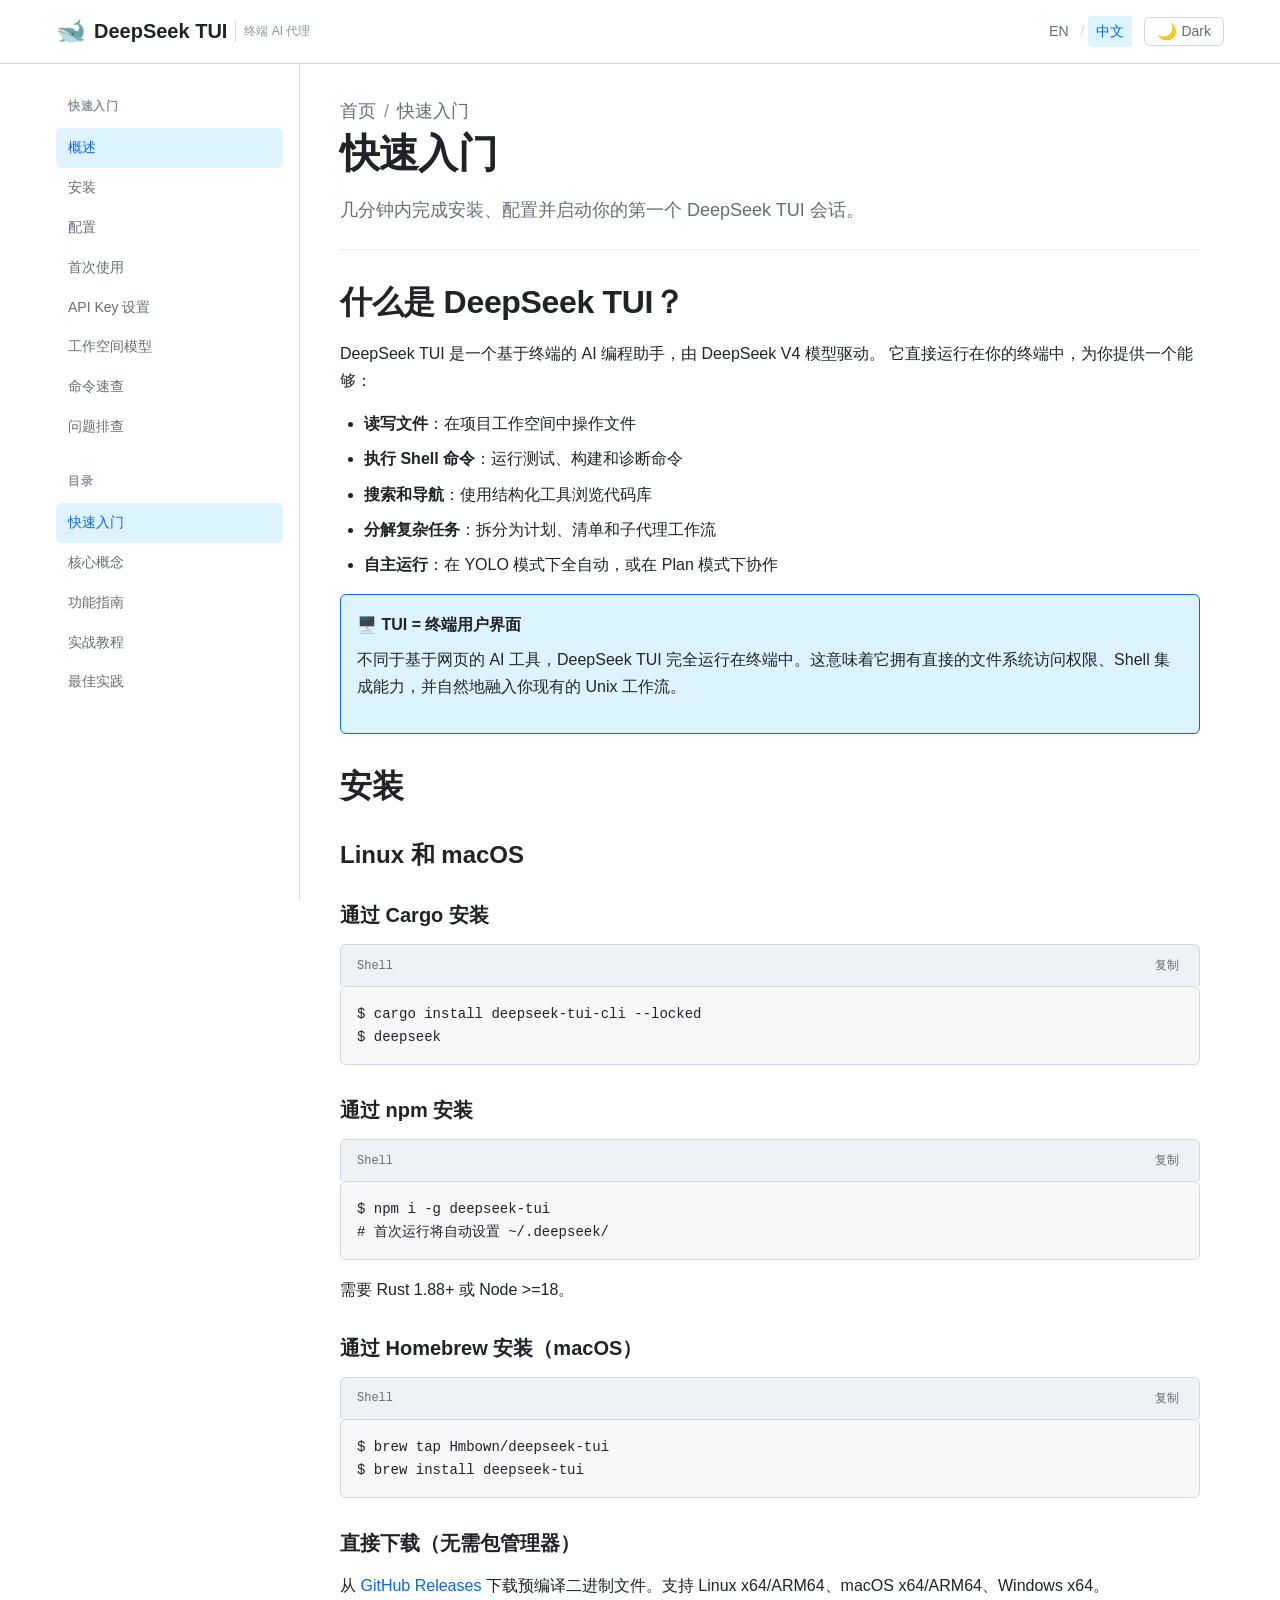
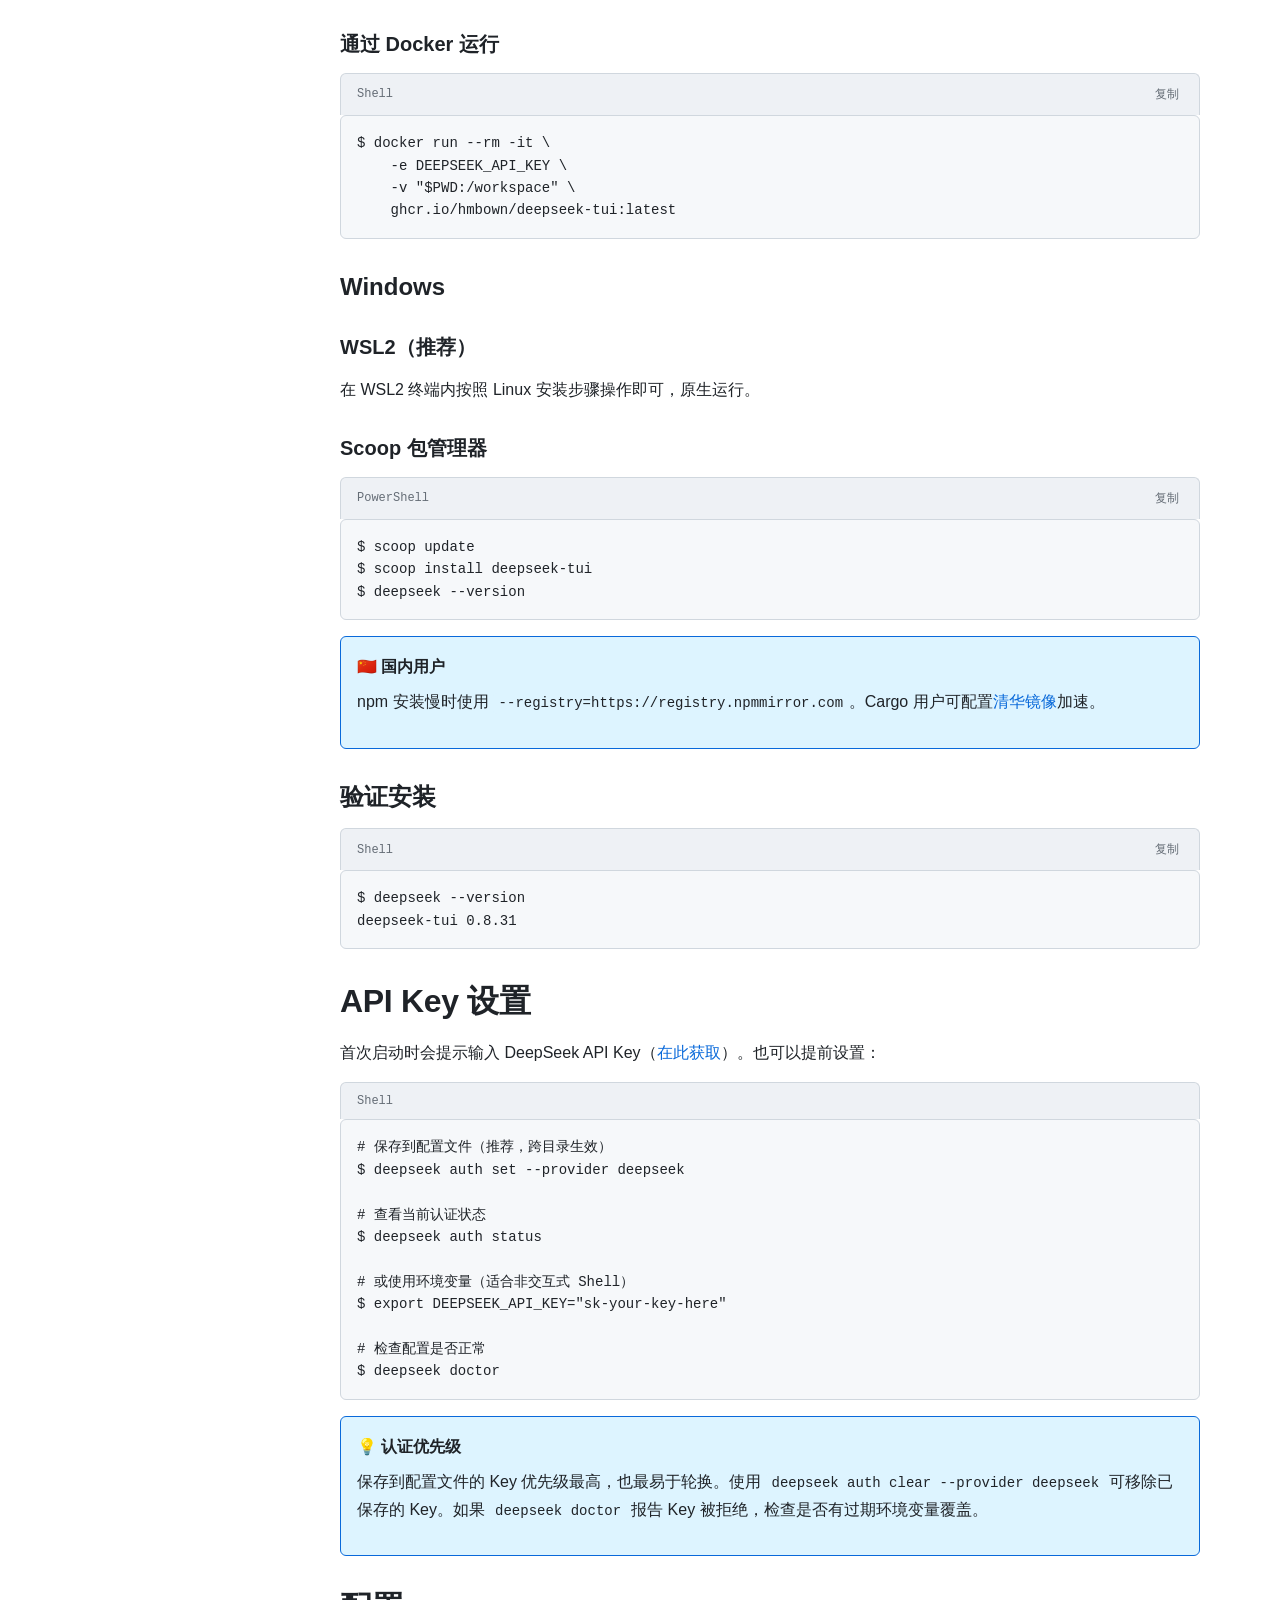
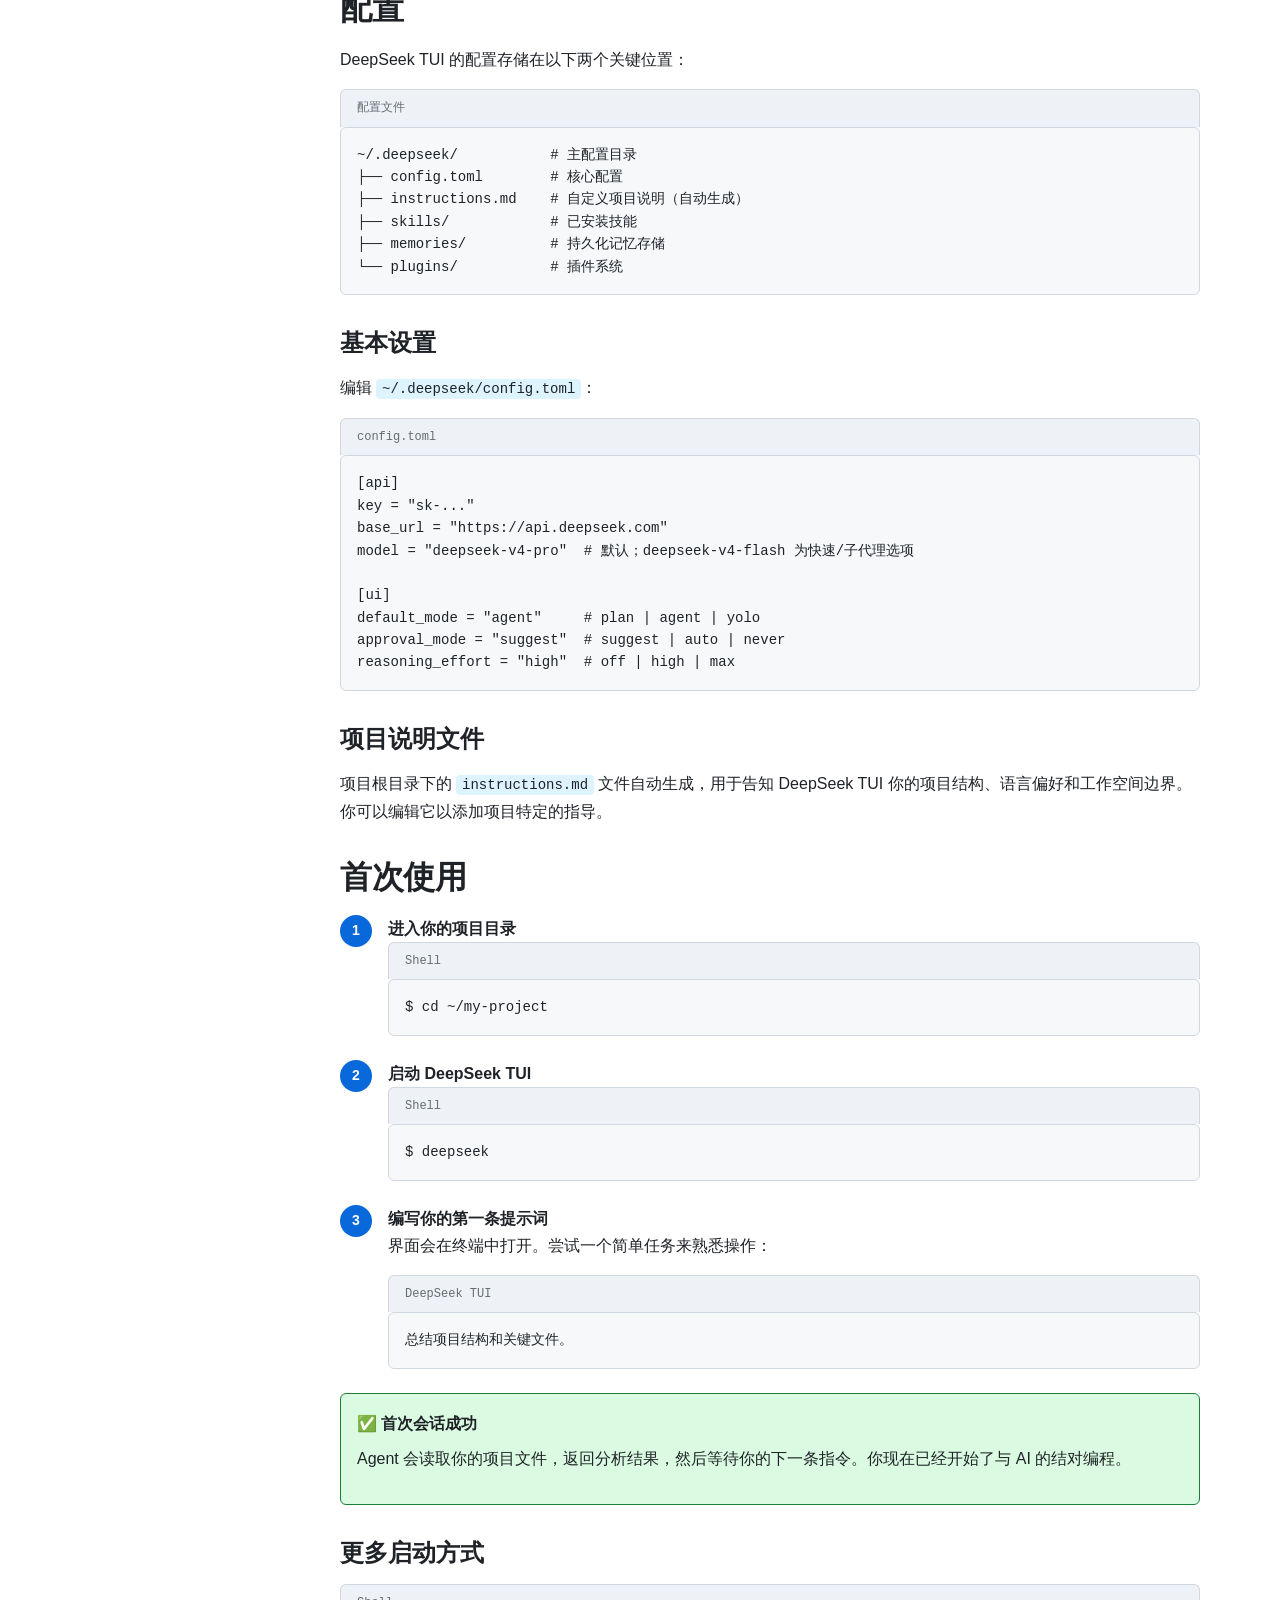
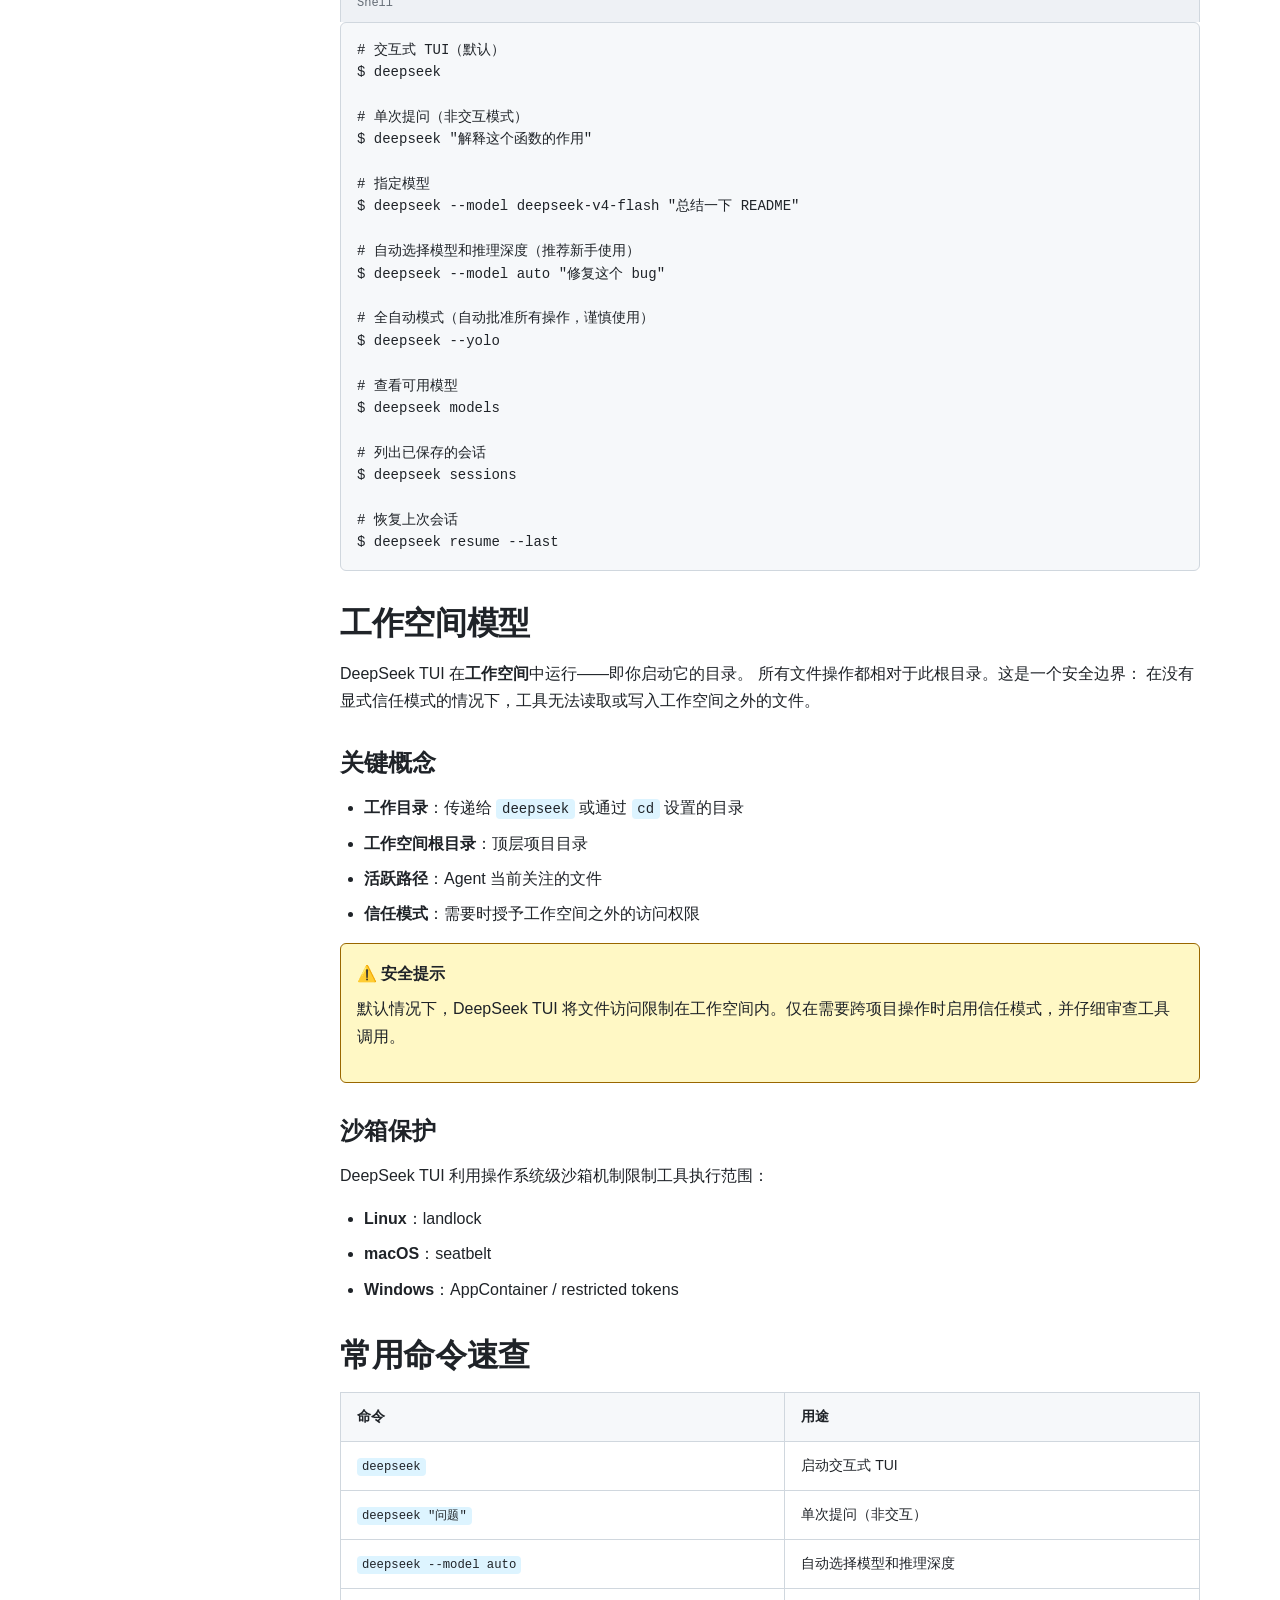
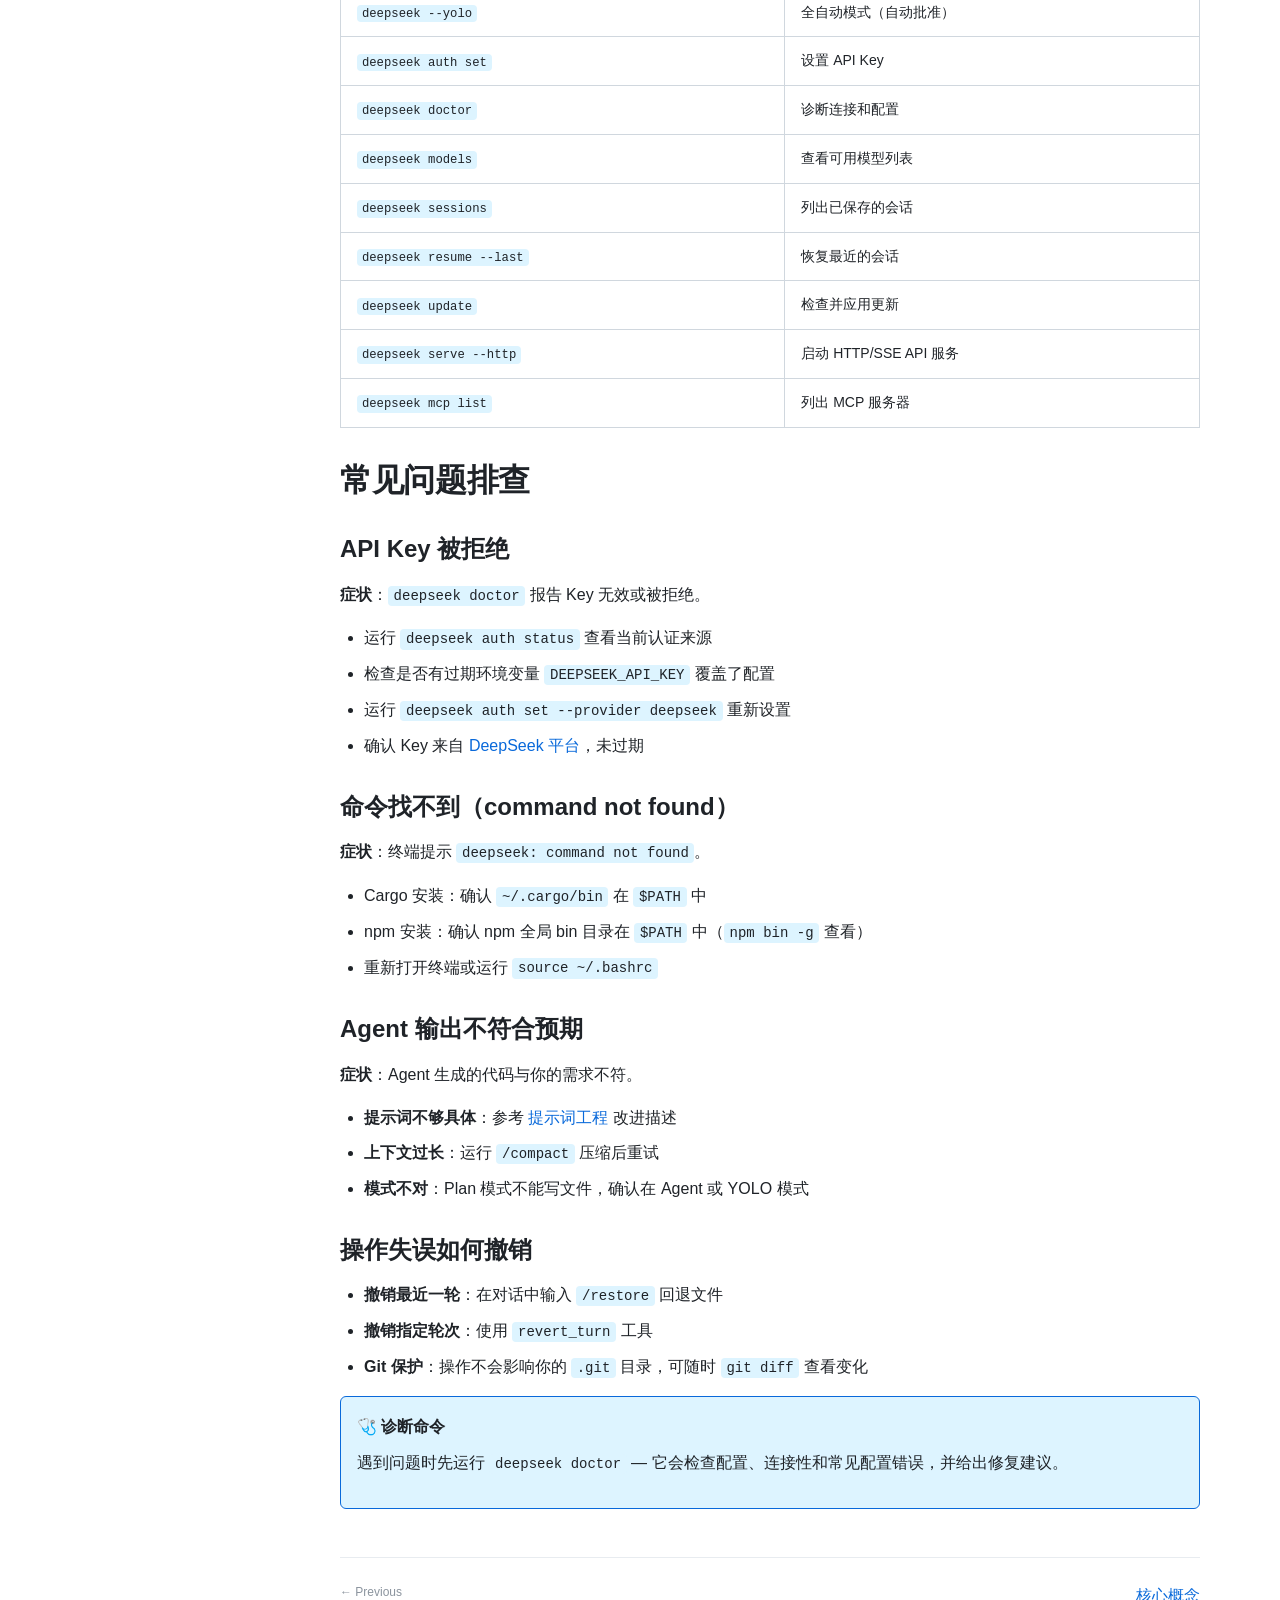
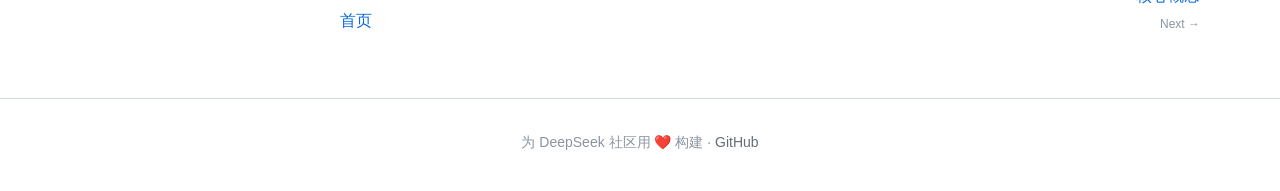
<file: zh/getting-started.html>
<!DOCTYPE html>
<html lang="zh-Hans" data-theme="light">
<head>
  <meta charset="UTF-8">
  <meta name="viewport" content="width=device-width, initial-scale=1.0">
  <meta name="description" content="安装和配置 DeepSeek TUI。终端 AI 编程助手的入门第一步。">
  <title>快速入门 — DeepSeek TUI 教程</title>
  <link rel="stylesheet" href="../css/global.css">
  <link rel="stylesheet" href="../css/layout.css">
</head>
<body>
  <header class="site-header">
    <div class="header-inner">
      <div class="header-left">
        <button id="mobile-nav-toggle" class="mobile-nav-toggle" aria-label="切换导航" aria-expanded="false">
          <span class="nav-toggle-icon">☰</span>
        </button>
        <a href="./" class="header-logo">
          <span class="logo-icon">🐋</span>
          <span>DeepSeek TUI</span><span class="header-tagline">终端 AI 代理</span>
        </a>
      </div>
      <div class="header-right">
        <div class="lang-switch">
          <a href="../en/getting-started.html">EN</a>
          <span class="lang-sep">/</span>
          <a href="getting-started.html" class="active" aria-current="page">中文</a>
        </div>
        <button id="theme-toggle" class="theme-toggle" aria-label="切换深色模式">
          <span class="theme-icon">🌙</span>
          <span class="theme-label">深色</span>
        </button>
      </div>
    </div>
  </header>

  <div class="page-wrapper">
    <aside id="sidebar" class="sidebar">
      <nav class="sidebar-nav" aria-label="章节导航">
        <div class="nav-section">
          <div class="nav-section-title">快速入门</div>
          <ul>
            <li><a href="getting-started.html" class="active">概述</a></li>
            <li><a href="#installation">安装</a></li>
            <li><a href="#configuration">配置</a></li>
            <li><a href="#first-session">首次使用</a></li>
            <li><a href="#api-key">API Key 设置</a></li>
            <li><a href="#workspace">工作空间模型</a></li>
            <li><a href="#commands">命令速查</a></li>
            <li><a href="#troubleshooting">问题排查</a></li>
          </ul>
        </div>
        <div class="nav-section">
          <div class="nav-section-title">目录</div>
          <ul>
            <li><a href="getting-started.html">快速入门</a></li>
            <li><a href="core-concepts.html">核心概念</a></li>
            <li><a href="features.html">功能指南</a></li>
            <li><a href="hands-on.html">实战教程</a></li>
            <li><a href="best-practices.html">最佳实践</a></li>
          </ul>
        </div>
      </nav>
    </aside>

    <main class="main-content">
      <div class="content-header">
        <p class="breadcrumb">
          <a href="./">首页</a> <span class="breadcrumb-sep">/</span> 快速入门
        </p>
        <h1>快速入门</h1>
        <p>几分钟内完成安装、配置并启动你的第一个 DeepSeek TUI 会话。</p>
      </div>

      <!-- Overview -->
      <h2>什么是 DeepSeek TUI？</h2>
      <p>
        DeepSeek TUI 是一个基于终端的 AI 编程助手，由 DeepSeek V4 模型驱动。
        它直接运行在你的终端中，为你提供一个能够：
      </p>
      <ul>
        <li><strong>读写文件</strong>：在项目工作空间中操作文件</li>
        <li><strong>执行 Shell 命令</strong>：运行测试、构建和诊断命令</li>
        <li><strong>搜索和导航</strong>：使用结构化工具浏览代码库</li>
        <li><strong>分解复杂任务</strong>：拆分为计划、清单和子代理工作流</li>
        <li><strong>自主运行</strong>：在 YOLO 模式下全自动，或在 Plan 模式下协作</li>
      </ul>

      <div class="callout callout-info">
        <div class="callout-title">🖥️ TUI = 终端用户界面</div>
        <p>不同于基于网页的 AI 工具，DeepSeek TUI 完全运行在终端中。这意味着它拥有直接的文件系统访问权限、Shell 集成能力，并自然地融入你现有的 Unix 工作流。</p>
      </div>

      <!-- Installation -->
      <h2 id="installation">安装</h2>

      <h3>Linux 和 macOS</h3>

      <h4>通过 Cargo 安装</h4>
      <div class="code-example">
        <div class="code-example-header">
          <span class="code-label">Shell</span>
          <button class="copy-btn" onclick="navigator.clipboard.writeText('cargo install deepseek-tui-cli --locked')">复制</button>
        </div>
        <pre><code>$ cargo install deepseek-tui-cli --locked
$ deepseek</code></pre>
      </div>

      <h4>通过 npm 安装</h4>
      <div class="code-example">
        <div class="code-example-header">
          <span class="code-label">Shell</span>
          <button class="copy-btn" onclick="navigator.clipboard.writeText('npm i -g deepseek-tui')">复制</button>
        </div>
        <pre><code>$ npm i -g deepseek-tui
# 首次运行将自动设置 ~/.deepseek/</code></pre>
      </div>

      <p>需要 Rust 1.88+ 或 Node >=18。</p>

      <h4>通过 Homebrew 安装（macOS）</h4>
      <div class="code-example">
        <div class="code-example-header">
          <span class="code-label">Shell</span>
          <button class="copy-btn" onclick="navigator.clipboard.writeText('brew tap Hmbown/deepseek-tui && brew install deepseek-tui')">复制</button>
        </div>
        <pre><code>$ brew tap Hmbown/deepseek-tui
$ brew install deepseek-tui</code></pre>
      </div>

      <h4>直接下载（无需包管理器）</h4>
      <p>从 <a href="https://github.com/Hmbown/DeepSeek-TUI/releases" target="_blank">GitHub Releases</a> 下载预编译二进制文件。支持 Linux x64/ARM64、macOS x64/ARM64、Windows x64。</p>

      <h4>通过 Docker 运行</h4>
      <div class="code-example">
        <div class="code-example-header">
          <span class="code-label">Shell</span>
          <button class="copy-btn" onclick="navigator.clipboard.writeText('docker run --rm -it -e DEEPSEEK_API_KEY -v "$PWD:/workspace" ghcr.io/hmbown/deepseek-tui:latest')">复制</button>
        </div>
        <pre><code>$ docker run --rm -it \
    -e DEEPSEEK_API_KEY \
    -v "$PWD:/workspace" \
    ghcr.io/hmbown/deepseek-tui:latest</code></pre>
      </div>

      <h3>Windows</h3>
      <h4>WSL2（推荐）</h4>
      <p>在 WSL2 终端内按照 Linux 安装步骤操作即可，原生运行。</p>

      <h4>Scoop 包管理器</h4>
      <div class="code-example">
        <div class="code-example-header">
          <span class="code-label">PowerShell</span>
          <button class="copy-btn" onclick="navigator.clipboard.writeText('scoop update && scoop install deepseek-tui')">复制</button>
        </div>
        <pre><code>$ scoop update
$ scoop install deepseek-tui
$ deepseek --version</code></pre>
      </div>

      <div class="callout callout-info">
        <div class="callout-title">🇨🇳 国内用户</div>
        <p>npm 安装慢时使用 <code>--registry=https://registry.npmmirror.com</code>。Cargo 用户可配置<a href="https://mirrors.tuna.tsinghua.edu.cn/help/crates.io-index.git/" target="_blank">清华镜像</a>加速。</p>
      </div>

      <h3>验证安装</h3>
      <div class="code-example">
        <div class="code-example-header">
          <span class="code-label">Shell</span>
          <button class="copy-btn" onclick="navigator.clipboard.writeText('deepseek --version')">复制</button>
        </div>
        <pre><code>$ deepseek --version
deepseek-tui 0.8.31</code></pre>
      </div>

      <!-- API Key Setup -->
      <h2 id="api-key">API Key 设置</h2>
      <p>首次启动时会提示输入 DeepSeek API Key（<a href="https://platform.deepseek.com/api_keys" target="_blank">在此获取</a>）。也可以提前设置：</p>

      <div class="code-example">
        <div class="code-example-header"><span class="code-label">Shell</span></div>
        <pre><code># 保存到配置文件（推荐，跨目录生效）
$ deepseek auth set --provider deepseek

# 查看当前认证状态
$ deepseek auth status

# 或使用环境变量（适合非交互式 Shell）
$ export DEEPSEEK_API_KEY="sk-your-key-here"

# 检查配置是否正常
$ deepseek doctor</code></pre>
      </div>

      <div class="callout callout-info">
        <div class="callout-title">💡 认证优先级</div>
        <p>保存到配置文件的 Key 优先级最高，也最易于轮换。使用 <code>deepseek auth clear --provider deepseek</code> 可移除已保存的 Key。如果 <code>deepseek doctor</code> 报告 Key 被拒绝，检查是否有过期环境变量覆盖。</p>
      </div>

      <!-- Configuration -->
      <h2 id="configuration">配置</h2>
      <p>DeepSeek TUI 的配置存储在以下两个关键位置：</p>

      <div class="code-example">
        <div class="code-example-header">
          <span class="code-label">配置文件</span>
        </div>
        <pre><code>~/.deepseek/           # 主配置目录
├── config.toml        # 核心配置
├── instructions.md    # 自定义项目说明（自动生成）
├── skills/            # 已安装技能
├── memories/          # 持久化记忆存储
└── plugins/           # 插件系统</code></pre>
      </div>

      <h3>基本设置</h3>
      <p>编辑 <code>~/.deepseek/config.toml</code>：</p>

      <div class="code-example">
        <div class="code-example-header"><span class="code-label">config.toml</span></div>
        <pre><code>[api]
key = "sk-..."
base_url = "https://api.deepseek.com"
model = "deepseek-v4-pro"  # 默认；deepseek-v4-flash 为快速/子代理选项

[ui]
default_mode = "agent"     # plan | agent | yolo
approval_mode = "suggest"  # suggest | auto | never
reasoning_effort = "high"  # off | high | max</code></pre>
      </div>

      <h3>项目说明文件</h3>
      <p>
        项目根目录下的 <code>instructions.md</code> 文件自动生成，用于告知 DeepSeek TUI
        你的项目结构、语言偏好和工作空间边界。你可以编辑它以添加项目特定的指导。
      </p>

      <!-- First Session -->
      <h2 id="first-session">首次使用</h2>

      <ol class="step-list">
        <li>
          <strong>进入你的项目目录</strong>
          <div class="code-example">
            <div class="code-example-header"><span class="code-label">Shell</span></div>
            <pre><code>$ cd ~/my-project</code></pre>
          </div>
        </li>
        <li>
          <strong>启动 DeepSeek TUI</strong>
          <div class="code-example">
            <div class="code-example-header"><span class="code-label">Shell</span></div>
            <pre><code>$ deepseek</code></pre>
          </div>
        </li>
        <li>
          <strong>编写你的第一条提示词</strong>
          <p>界面会在终端中打开。尝试一个简单任务来熟悉操作：</p>
          <div class="code-example">
            <div class="code-example-header"><span class="code-label">DeepSeek TUI</span></div>
            <pre><code>总结项目结构和关键文件。</code></pre>
          </div>
        </li>
      </ol>

      <div class="callout callout-success">
        <div class="callout-title">✅ 首次会话成功</div>
        <p>Agent 会读取你的项目文件，返回分析结果，然后等待你的下一条指令。你现在已经开始了与 AI 的结对编程。</p>
      </div>

      <h3>更多启动方式</h3>
      <div class="code-example">
        <div class="code-example-header"><span class="code-label">Shell</span></div>
        <pre><code># 交互式 TUI（默认）
$ deepseek

# 单次提问（非交互模式）
$ deepseek "解释这个函数的作用"

# 指定模型
$ deepseek --model deepseek-v4-flash "总结一下 README"

# 自动选择模型和推理深度（推荐新手使用）
$ deepseek --model auto "修复这个 bug"

# 全自动模式（自动批准所有操作，谨慎使用）
$ deepseek --yolo

# 查看可用模型
$ deepseek models

# 列出已保存的会话
$ deepseek sessions

# 恢复上次会话
$ deepseek resume --last</code></pre>
      </div>

      <!-- Workspace Model -->
      <h2 id="workspace">工作空间模型</h2>
      <p>
        DeepSeek TUI 在<strong>工作空间</strong>中运行——即你启动它的目录。
        所有文件操作都相对于此根目录。这是一个安全边界：
        在没有显式信任模式的情况下，工具无法读取或写入工作空间之外的文件。
      </p>

      <h3>关键概念</h3>
      <ul>
        <li><strong>工作目录</strong>：传递给 <code>deepseek</code> 或通过 <code>cd</code> 设置的目录</li>
        <li><strong>工作空间根目录</strong>：顶层项目目录</li>
        <li><strong>活跃路径</strong>：Agent 当前关注的文件</li>
        <li><strong>信任模式</strong>：需要时授予工作空间之外的访问权限</li>
      </ul>

      <div class="callout callout-warning">
        <div class="callout-title">⚠️ 安全提示</div>
        <p>默认情况下，DeepSeek TUI 将文件访问限制在工作空间内。仅在需要跨项目操作时启用信任模式，并仔细审查工具调用。</p>
      </div>

      <h3>沙箱保护</h3>
      <p>DeepSeek TUI 利用操作系统级沙箱机制限制工具执行范围：</p>
      <ul>
        <li><strong>Linux</strong>：landlock</li>
        <li><strong>macOS</strong>：seatbelt</li>
        <li><strong>Windows</strong>：AppContainer / restricted tokens</li>
      </ul>

      <!-- Command Reference -->
      <h2 id="commands">常用命令速查</h2>

      <table>
        <tr><th>命令</th><th>用途</th></tr>
        <tr><td><code>deepseek</code></td><td>启动交互式 TUI</td></tr>
        <tr><td><code>deepseek "问题"</code></td><td>单次提问（非交互）</td></tr>
        <tr><td><code>deepseek --model auto</code></td><td>自动选择模型和推理深度</td></tr>
        <tr><td><code>deepseek --yolo</code></td><td>全自动模式（自动批准）</td></tr>
        <tr><td><code>deepseek auth set</code></td><td>设置 API Key</td></tr>
        <tr><td><code>deepseek doctor</code></td><td>诊断连接和配置</td></tr>
        <tr><td><code>deepseek models</code></td><td>查看可用模型列表</td></tr>
        <tr><td><code>deepseek sessions</code></td><td>列出已保存的会话</td></tr>
        <tr><td><code>deepseek resume --last</code></td><td>恢复最近的会话</td></tr>
        <tr><td><code>deepseek update</code></td><td>检查并应用更新</td></tr>
        <tr><td><code>deepseek serve --http</code></td><td>启动 HTTP/SSE API 服务</td></tr>
        <tr><td><code>deepseek mcp list</code></td><td>列出 MCP 服务器</td></tr>
      </table>

      <!-- Troubleshooting -->
      <h2 id="troubleshooting">常见问题排查</h2>

      <h3>API Key 被拒绝</h3>
      <p><strong>症状</strong>：<code>deepseek doctor</code> 报告 Key 无效或被拒绝。</p>
      <ul>
        <li>运行 <code>deepseek auth status</code> 查看当前认证来源</li>
        <li>检查是否有过期环境变量 <code>DEEPSEEK_API_KEY</code> 覆盖了配置</li>
        <li>运行 <code>deepseek auth set --provider deepseek</code> 重新设置</li>
        <li>确认 Key 来自 <a href="https://platform.deepseek.com/api_keys" target="_blank">DeepSeek 平台</a>，未过期</li>
      </ul>

      <h3>命令找不到（command not found）</h3>
      <p><strong>症状</strong>：终端提示 <code>deepseek: command not found</code>。</p>
      <ul>
        <li>Cargo 安装：确认 <code>~/.cargo/bin</code> 在 <code>$PATH</code> 中</li>
        <li>npm 安装：确认 npm 全局 bin 目录在 <code>$PATH</code> 中（<code>npm bin -g</code> 查看）</li>
        <li>重新打开终端或运行 <code>source ~/.bashrc</code></li>
      </ul>

      <h3>Agent 输出不符合预期</h3>
      <p><strong>症状</strong>：Agent 生成的代码与你的需求不符。</p>
      <ul>
        <li><strong>提示词不够具体</strong>：参考 <a href="best-practices.html#prompting">提示词工程</a> 改进描述</li>
        <li><strong>上下文过长</strong>：运行 <code>/compact</code> 压缩后重试</li>
        <li><strong>模式不对</strong>：Plan 模式不能写文件，确认在 Agent 或 YOLO 模式</li>
      </ul>

      <h3>操作失误如何撤销</h3>
      <ul>
        <li><strong>撤销最近一轮</strong>：在对话中输入 <code>/restore</code> 回退文件</li>
        <li><strong>撤销指定轮次</strong>：使用 <code>revert_turn</code> 工具</li>
        <li><strong>Git 保护</strong>：操作不会影响你的 <code>.git</code> 目录，可随时 <code>git diff</code> 查看变化</li>
      </ul>

      <div class="callout callout-info">
        <div class="callout-title">🩺 诊断命令</div>
        <p>遇到问题时先运行 <code>deepseek doctor</code> — 它会检查配置、连接性和常见配置错误，并给出修复建议。</p>
      </div>

      <!-- Page Navigation -->
      <nav class="page-nav">
        <a href="./" class="page-nav-prev">首页</a>
        <a href="core-concepts.html" class="page-nav-next">核心概念</a>
      </nav>
    </main>
  </div>

  <footer class="site-footer">
    <div class="footer-inner">
      <p>为 DeepSeek 社区用 ❤️ 构建 · <a href="https://github.com/deepseek-ai">GitHub</a></p>
    </div>
  </footer>

  <script src="../js/theme.js"></script>
  <script src="../js/nav.js"></script>
</body>
</html>
</file>
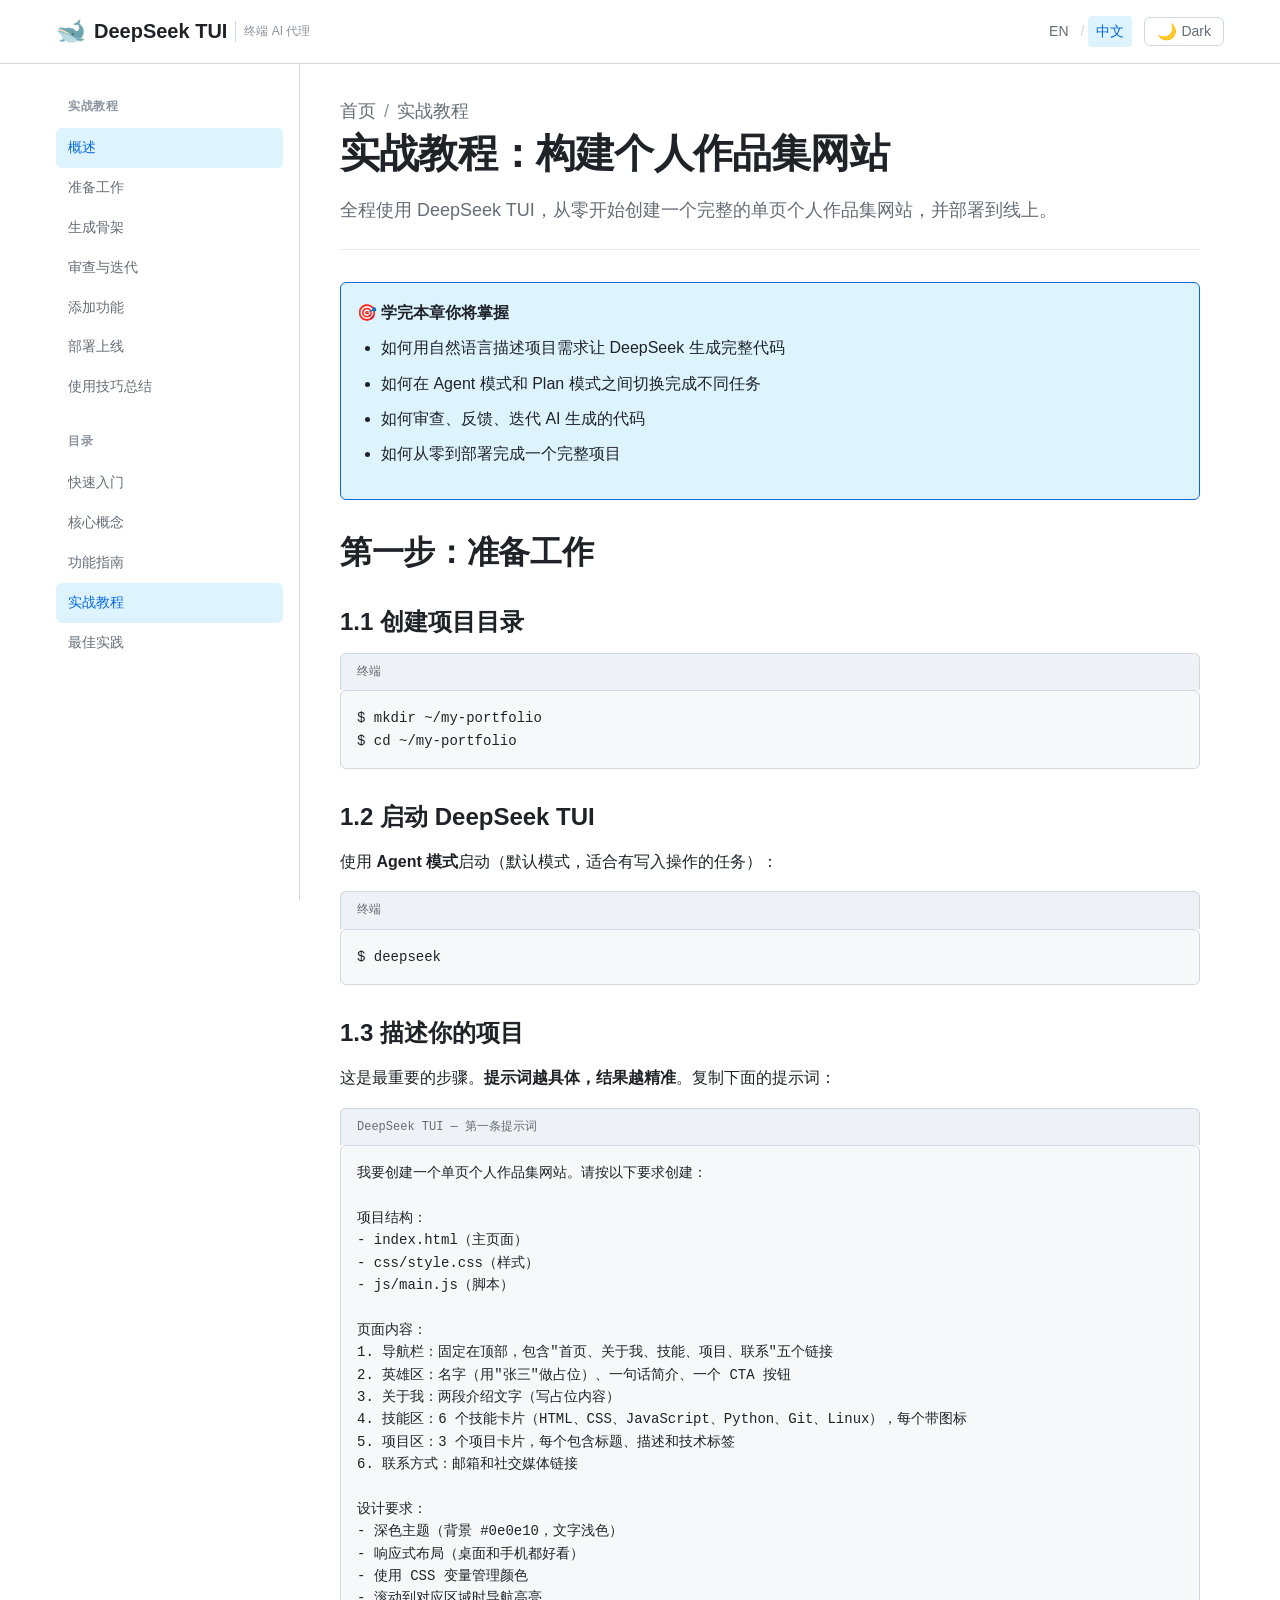
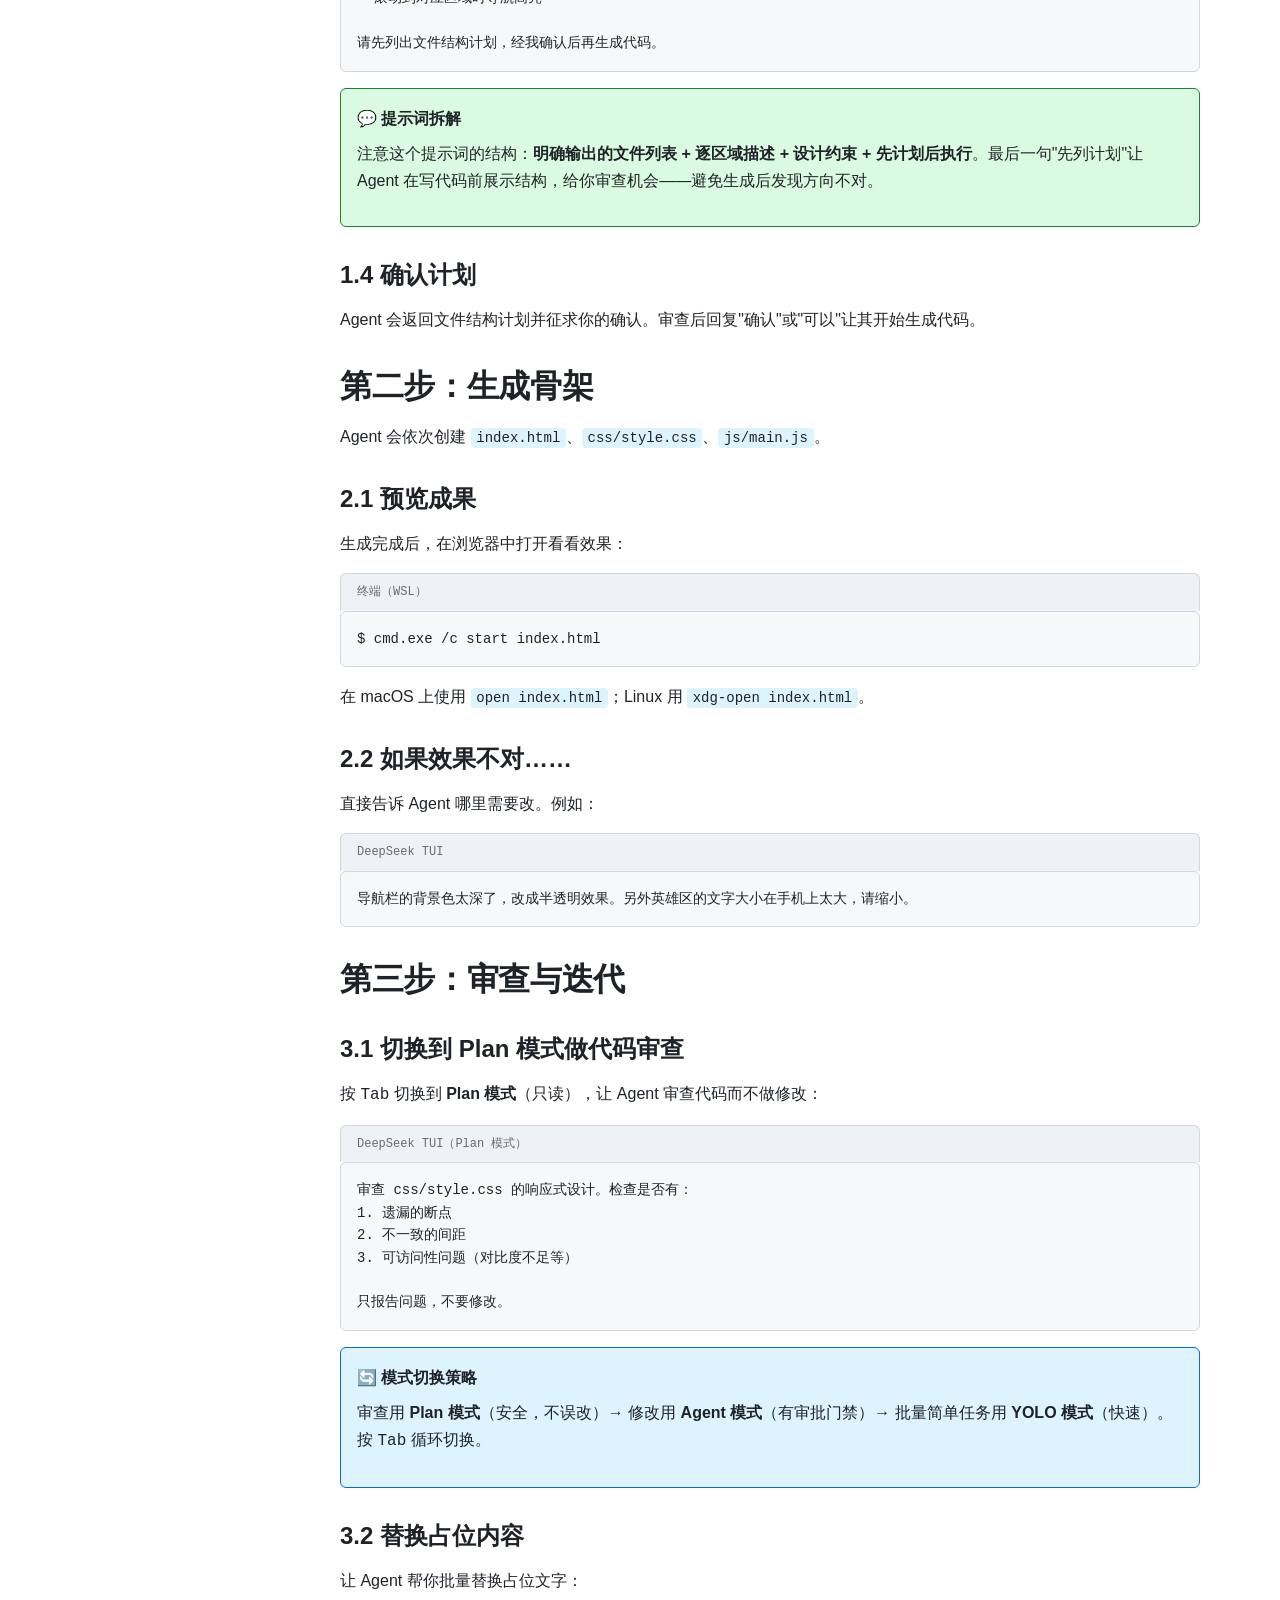
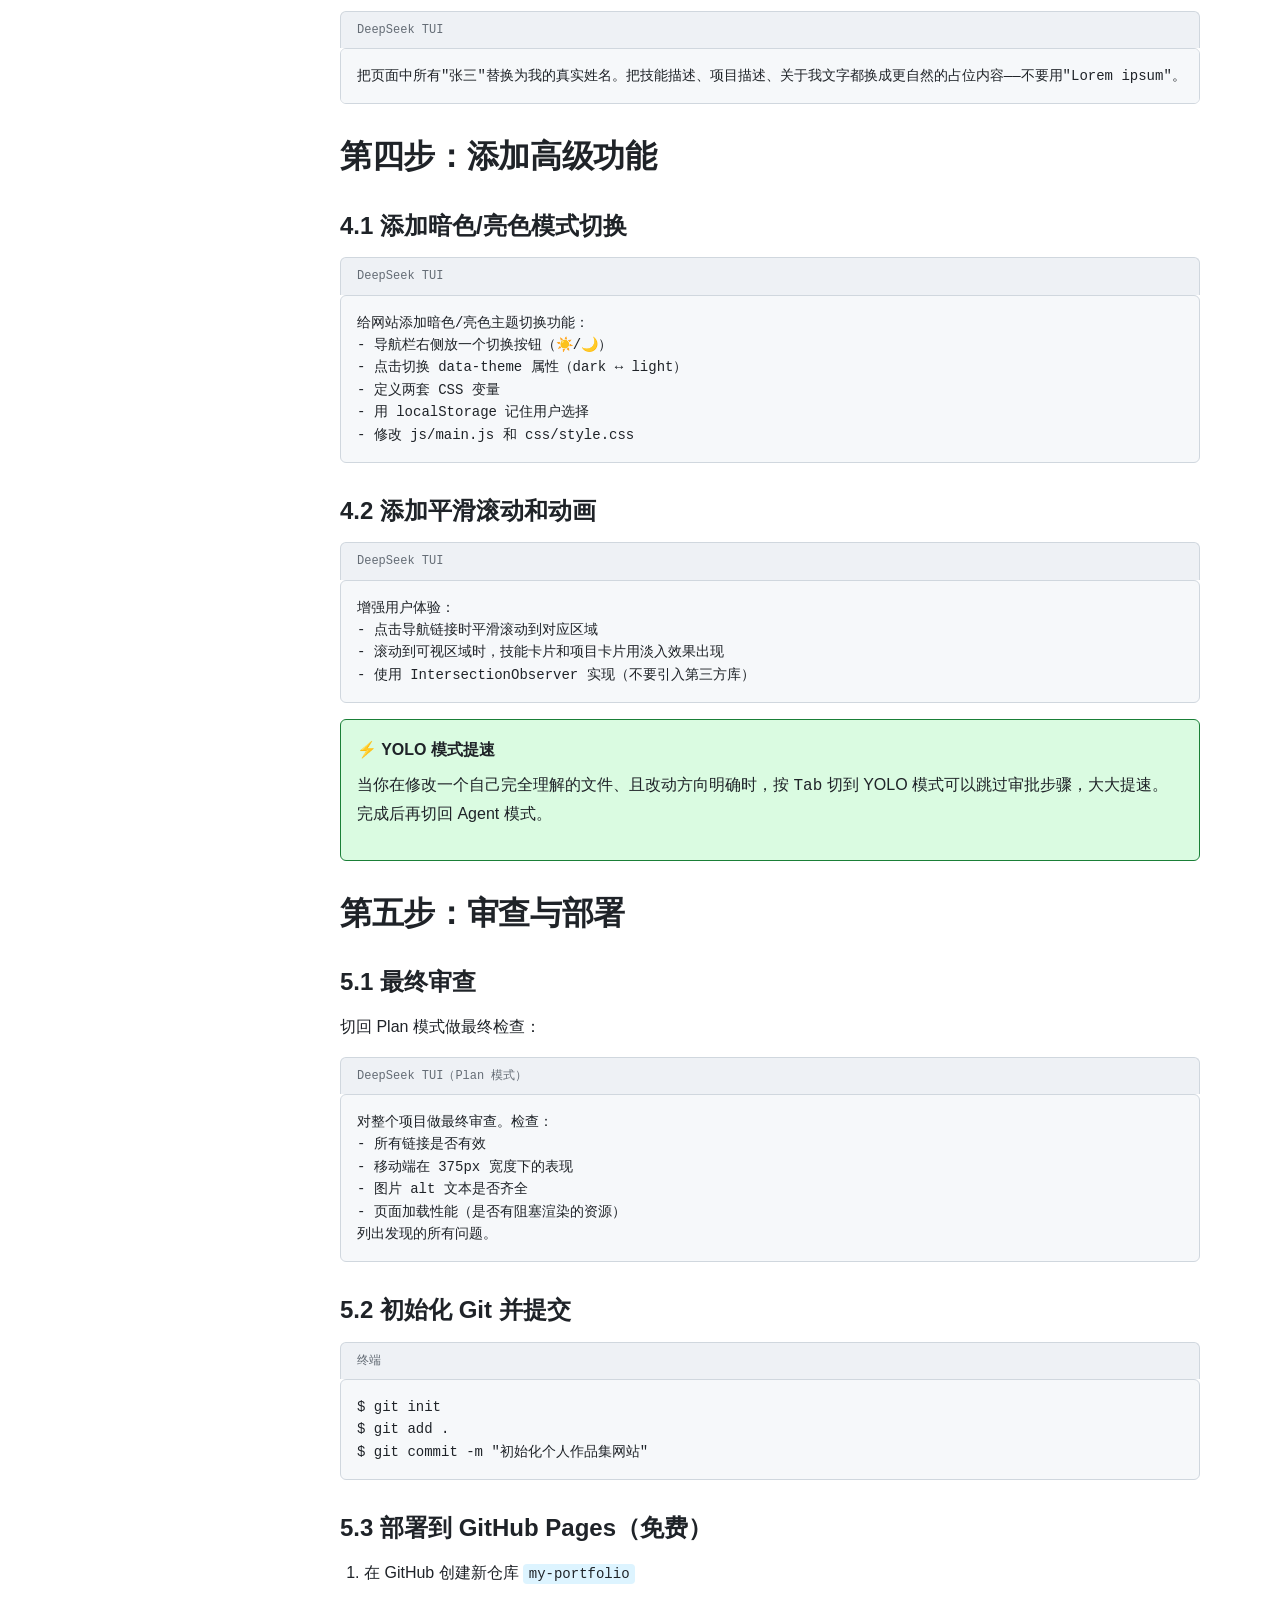
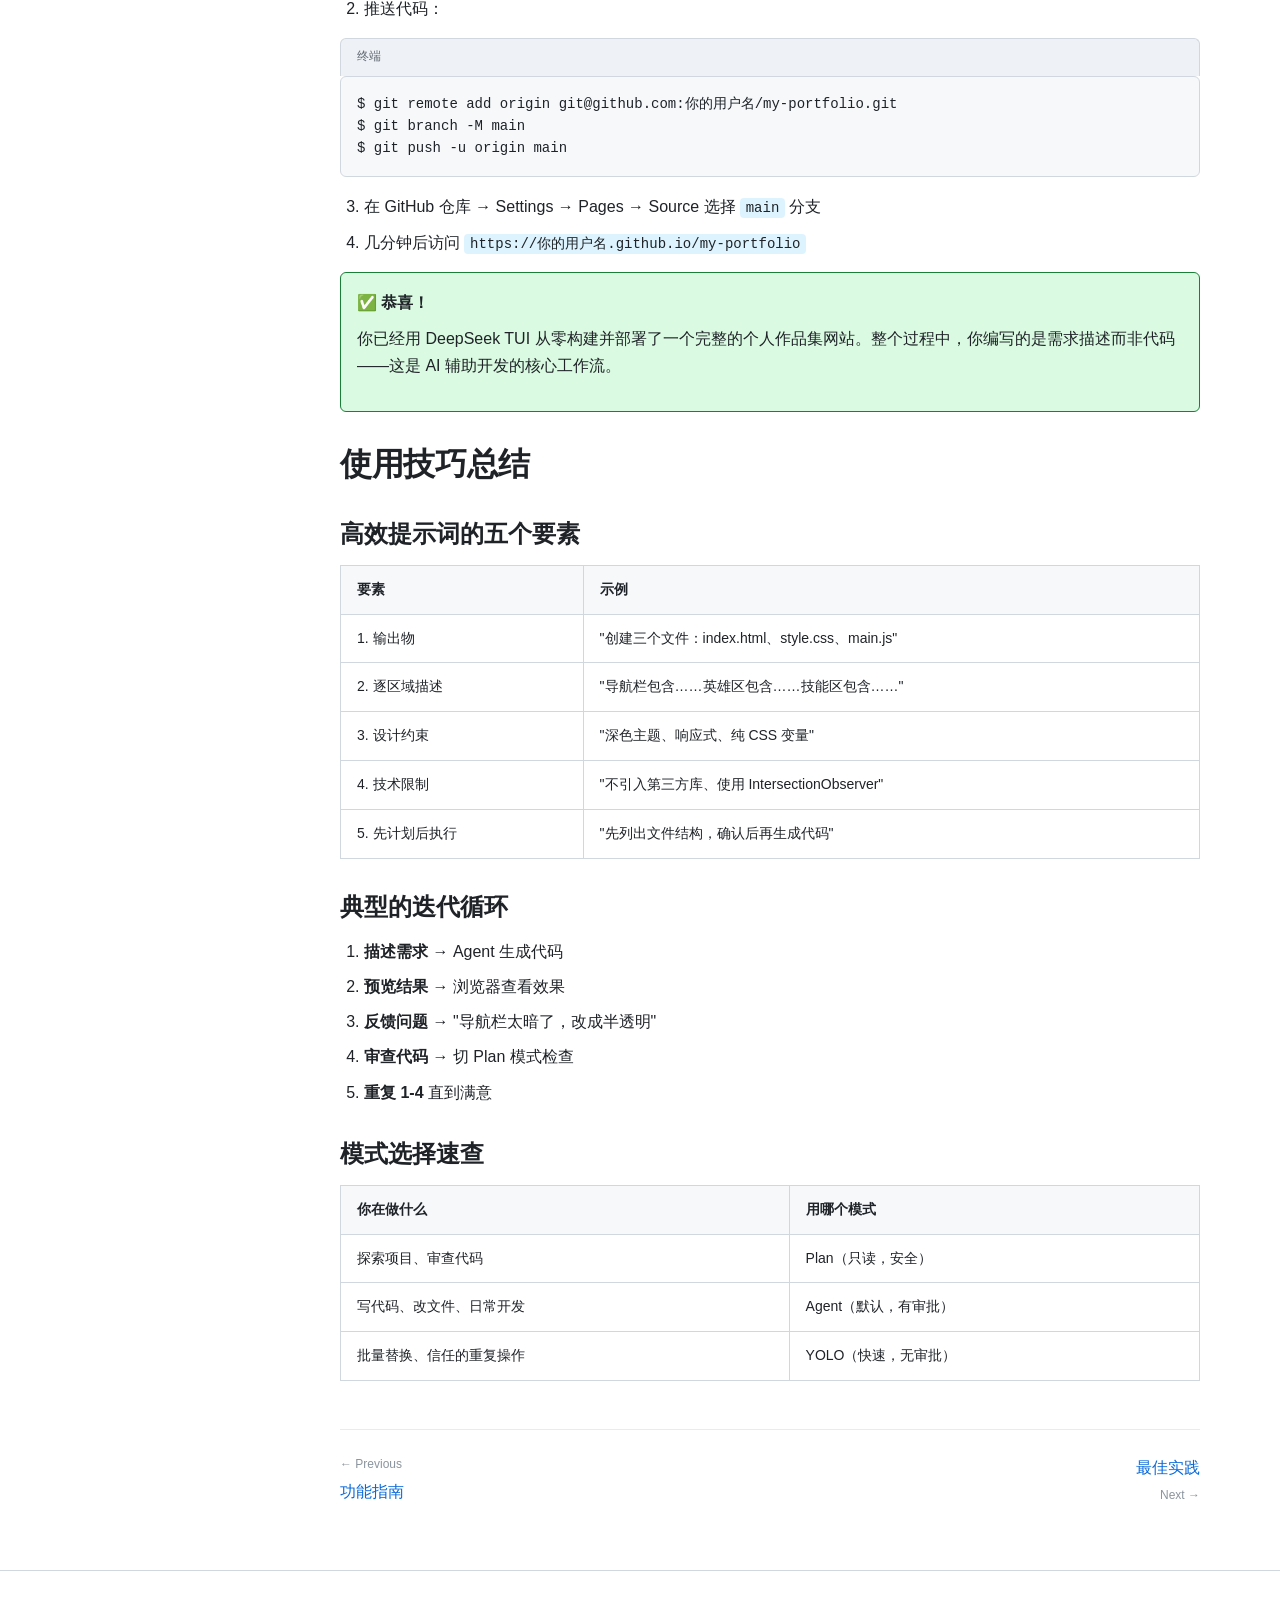
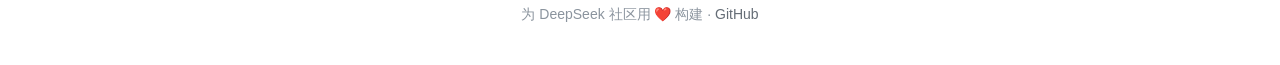
<file: zh/hands-on.html>
<!DOCTYPE html>
<html lang="zh-Hans" data-theme="light">
<head>
  <meta charset="UTF-8">
  <meta name="viewport" content="width=device-width, initial-scale=1.0">
  <meta name="description" content="DeepSeek TUI 实战教程：从零构建个人作品集网站。完整的端到端项目指南。">
  <title>实战教程 — DeepSeek TUI 教程</title>
  <link rel="stylesheet" href="../css/global.css">
  <link rel="stylesheet" href="../css/layout.css">
</head>
<body>
  <header class="site-header">
    <div class="header-inner">
      <div class="header-left">
        <button id="mobile-nav-toggle" class="mobile-nav-toggle" aria-label="切换导航" aria-expanded="false">
          <span class="nav-toggle-icon">☰</span>
        </button>
        <a href="./" class="header-logo"><span class="logo-icon">🐋</span><span>DeepSeek TUI</span><span class="header-tagline">终端 AI 代理</span></a>
      </div>
      <div class="header-right">
        <div class="lang-switch">
          <a href="../en/hands-on.html">EN</a>
          <span class="lang-sep">/</span>
          <a href="hands-on.html" class="active" aria-current="page">中文</a>
        </div>
        <button id="theme-toggle" class="theme-toggle" aria-label="切换深色模式">
          <span class="theme-icon">🌙</span><span class="theme-label">深色</span>
        </button>
      </div>
    </div>
  </header>

  <div class="page-wrapper">
    <aside id="sidebar" class="sidebar">
      <nav class="sidebar-nav" aria-label="章节导航">
        <div class="nav-section">
          <div class="nav-section-title">实战教程</div>
          <ul>
            <li><a href="hands-on.html" class="active">概述</a></li>
            <li><a href="#step1">准备工作</a></li>
            <li><a href="#step2">生成骨架</a></li>
            <li><a href="#step3">审查与迭代</a></li>
            <li><a href="#step4">添加功能</a></li>
            <li><a href="#step5">部署上线</a></li>
            <li><a href="#tips">使用技巧总结</a></li>
          </ul>
        </div>
        <div class="nav-section">
          <div class="nav-section-title">目录</div>
          <ul>
            <li><a href="getting-started.html">快速入门</a></li>
            <li><a href="core-concepts.html">核心概念</a></li>
            <li><a href="features.html">功能指南</a></li>
            <li><a href="hands-on.html">实战教程</a></li>
            <li><a href="best-practices.html">最佳实践</a></li>
          </ul>
        </div>
      </nav>
    </aside>

    <main class="main-content">
      <div class="content-header">
        <p class="breadcrumb"><a href="./">首页</a> <span class="breadcrumb-sep">/</span> 实战教程</p>
        <h1>实战教程：构建个人作品集网站</h1>
        <p>全程使用 DeepSeek TUI，从零开始创建一个完整的单页个人作品集网站，并部署到线上。</p>
      </div>

      <div class="callout callout-info">
        <div class="callout-title">🎯 学完本章你将掌握</div>
        <ul>
          <li>如何用自然语言描述项目需求让 DeepSeek 生成完整代码</li>
          <li>如何在 Agent 模式和 Plan 模式之间切换完成不同任务</li>
          <li>如何审查、反馈、迭代 AI 生成的代码</li>
          <li>如何从零到部署完成一个完整项目</li>
        </ul>
      </div>

      <!-- Step 1 -->
      <h2 id="step1">第一步：准备工作</h2>

      <h3>1.1 创建项目目录</h3>
      <div class="code-example">
        <div class="code-example-header"><span class="code-label">终端</span></div>
        <pre><code>$ mkdir ~/my-portfolio
$ cd ~/my-portfolio</code></pre>
      </div>

      <h3>1.2 启动 DeepSeek TUI</h3>
      <p>使用 <strong>Agent 模式</strong>启动（默认模式，适合有写入操作的任务）：</p>
      <div class="code-example">
        <div class="code-example-header"><span class="code-label">终端</span></div>
        <pre><code>$ deepseek</code></pre>
      </div>

      <h3>1.3 描述你的项目</h3>
      <p>这是最重要的步骤。<strong>提示词越具体，结果越精准</strong>。复制下面的提示词：</p>

      <div class="code-example">
        <div class="code-example-header"><span class="code-label">DeepSeek TUI — 第一条提示词</span></div>
        <pre><code>我要创建一个单页个人作品集网站。请按以下要求创建：

项目结构：
- index.html（主页面）
- css/style.css（样式）
- js/main.js（脚本）

页面内容：
1. 导航栏：固定在顶部，包含"首页、关于我、技能、项目、联系"五个链接
2. 英雄区：名字（用"张三"做占位）、一句话简介、一个 CTA 按钮
3. 关于我：两段介绍文字（写占位内容）
4. 技能区：6 个技能卡片（HTML、CSS、JavaScript、Python、Git、Linux），每个带图标
5. 项目区：3 个项目卡片，每个包含标题、描述和技术标签
6. 联系方式：邮箱和社交媒体链接

设计要求：
- 深色主题（背景 #0e0e10，文字浅色）
- 响应式布局（桌面和手机都好看）
- 使用 CSS 变量管理颜色
- 滚动到对应区域时导航高亮

请先列出文件结构计划，经我确认后再生成代码。</code></pre>
      </div>

      <div class="callout callout-success">
        <div class="callout-title">💬 提示词拆解</div>
        <p>注意这个提示词的结构：<strong>明确输出的文件列表 + 逐区域描述 + 设计约束 + 先计划后执行</strong>。最后一句"先列计划"让 Agent 在写代码前展示结构，给你审查机会——避免生成后发现方向不对。</p>
      </div>

      <h3>1.4 确认计划</h3>
      <p>Agent 会返回文件结构计划并征求你的确认。审查后回复"确认"或"可以"让其开始生成代码。</p>

      <!-- Step 2 -->
      <h2 id="step2">第二步：生成骨架</h2>

      <p>Agent 会依次创建 <code>index.html</code>、<code>css/style.css</code>、<code>js/main.js</code>。</p>

      <h3>2.1 预览成果</h3>
      <p>生成完成后，在浏览器中打开看看效果：</p>
      <div class="code-example">
        <div class="code-example-header"><span class="code-label">终端（WSL）</span></div>
        <pre><code>$ cmd.exe /c start index.html</code></pre>
      </div>
      <p>在 macOS 上使用 <code>open index.html</code>；Linux 用 <code>xdg-open index.html</code>。</p>

      <h3>2.2 如果效果不对……</h3>
      <p>直接告诉 Agent 哪里需要改。例如：</p>

      <div class="code-example">
        <div class="code-example-header"><span class="code-label">DeepSeek TUI</span></div>
        <pre><code>导航栏的背景色太深了，改成半透明效果。另外英雄区的文字大小在手机上太大，请缩小。</code></pre>
      </div>

      <!-- Step 3 -->
      <h2 id="step3">第三步：审查与迭代</h2>

      <h3>3.1 切换到 Plan 模式做代码审查</h3>
      <p>按 <kbd>Tab</kbd> 切换到 <strong>Plan 模式</strong>（只读），让 Agent 审查代码而不做修改：</p>

      <div class="code-example">
        <div class="code-example-header"><span class="code-label">DeepSeek TUI（Plan 模式）</span></div>
        <pre><code>审查 css/style.css 的响应式设计。检查是否有：
1. 遗漏的断点
2. 不一致的间距
3. 可访问性问题（对比度不足等）

只报告问题，不要修改。</code></pre>
      </div>

      <div class="callout callout-info">
        <div class="callout-title">🔄 模式切换策略</div>
        <p>审查用 <strong>Plan 模式</strong>（安全，不误改）→ 修改用 <strong>Agent 模式</strong>（有审批门禁）→ 批量简单任务用 <strong>YOLO 模式</strong>（快速）。按 <kbd>Tab</kbd> 循环切换。</p>
      </div>

      <h3>3.2 替换占位内容</h3>
      <p>让 Agent 帮你批量替换占位文字：</p>
      <div class="code-example">
        <div class="code-example-header"><span class="code-label">DeepSeek TUI</span></div>
        <pre><code>把页面中所有"张三"替换为我的真实姓名。把技能描述、项目描述、关于我文字都换成更自然的占位内容——不要用"Lorem ipsum"。</code></pre>
      </div>

      <!-- Step 4 -->
      <h2 id="step4">第四步：添加高级功能</h2>

      <h3>4.1 添加暗色/亮色模式切换</h3>
      <div class="code-example">
        <div class="code-example-header"><span class="code-label">DeepSeek TUI</span></div>
        <pre><code>给网站添加暗色/亮色主题切换功能：
- 导航栏右侧放一个切换按钮（☀️/🌙）
- 点击切换 data-theme 属性（dark ↔ light）
- 定义两套 CSS 变量
- 用 localStorage 记住用户选择
- 修改 js/main.js 和 css/style.css</code></pre>
      </div>

      <h3>4.2 添加平滑滚动和动画</h3>
      <div class="code-example">
        <div class="code-example-header"><span class="code-label">DeepSeek TUI</span></div>
        <pre><code>增强用户体验：
- 点击导航链接时平滑滚动到对应区域
- 滚动到可视区域时，技能卡片和项目卡片用淡入效果出现
- 使用 IntersectionObserver 实现（不要引入第三方库）</code></pre>
      </div>

      <div class="callout callout-success">
        <div class="callout-title">⚡ YOLO 模式提速</div>
        <p>当你在修改一个自己完全理解的文件、且改动方向明确时，按 <kbd>Tab</kbd> 切到 YOLO 模式可以跳过审批步骤，大大提速。完成后再切回 Agent 模式。</p>
      </div>

      <!-- Step 5 -->
      <h2 id="step5">第五步：审查与部署</h2>

      <h3>5.1 最终审查</h3>
      <p>切回 Plan 模式做最终检查：</p>
      <div class="code-example">
        <div class="code-example-header"><span class="code-label">DeepSeek TUI（Plan 模式）</span></div>
        <pre><code>对整个项目做最终审查。检查：
- 所有链接是否有效
- 移动端在 375px 宽度下的表现
- 图片 alt 文本是否齐全
- 页面加载性能（是否有阻塞渲染的资源）
列出发现的所有问题。</code></pre>
      </div>

      <h3>5.2 初始化 Git 并提交</h3>
      <div class="code-example">
        <div class="code-example-header"><span class="code-label">终端</span></div>
        <pre><code>$ git init
$ git add .
$ git commit -m "初始化个人作品集网站"</code></pre>
      </div>

      <h3>5.3 部署到 GitHub Pages（免费）</h3>
      <ol>
        <li>在 GitHub 创建新仓库 <code>my-portfolio</code></li>
        <li>推送代码：</li>
      </ol>
      <div class="code-example">
        <div class="code-example-header"><span class="code-label">终端</span></div>
        <pre><code>$ git remote add origin git@github.com:你的用户名/my-portfolio.git
$ git branch -M main
$ git push -u origin main</code></pre>
      </div>
      <ol start="3">
        <li>在 GitHub 仓库 → Settings → Pages → Source 选择 <code>main</code> 分支</li>
        <li>几分钟后访问 <code>https://你的用户名.github.io/my-portfolio</code></li>
      </ol>

      <div class="callout callout-success">
        <div class="callout-title">✅ 恭喜！</div>
        <p>你已经用 DeepSeek TUI 从零构建并部署了一个完整的个人作品集网站。整个过程中，你编写的是需求描述而非代码——这是 AI 辅助开发的核心工作流。</p>
      </div>

      <!-- Tips -->
      <h2 id="tips">使用技巧总结</h2>

      <h3>高效提示词的五个要素</h3>
      <table>
        <tr><th>要素</th><th>示例</th></tr>
        <tr><td>1. 输出物</td><td>"创建三个文件：index.html、style.css、main.js"</td></tr>
        <tr><td>2. 逐区域描述</td><td>"导航栏包含……英雄区包含……技能区包含……"</td></tr>
        <tr><td>3. 设计约束</td><td>"深色主题、响应式、纯 CSS 变量"</td></tr>
        <tr><td>4. 技术限制</td><td>"不引入第三方库、使用 IntersectionObserver"</td></tr>
        <tr><td>5. 先计划后执行</td><td>"先列出文件结构，确认后再生成代码"</td></tr>
      </table>

      <h3>典型的迭代循环</h3>
      <ol>
        <li><strong>描述需求</strong> → Agent 生成代码</li>
        <li><strong>预览结果</strong> → 浏览器查看效果</li>
        <li><strong>反馈问题</strong> → "导航栏太暗了，改成半透明"</li>
        <li><strong>审查代码</strong> → 切 Plan 模式检查</li>
        <li><strong>重复 1-4</strong> 直到满意</li>
      </ol>

      <h3>模式选择速查</h3>
      <table>
        <tr><th>你在做什么</th><th>用哪个模式</th></tr>
        <tr><td>探索项目、审查代码</td><td>Plan（只读，安全）</td></tr>
        <tr><td>写代码、改文件、日常开发</td><td>Agent（默认，有审批）</td></tr>
        <tr><td>批量替换、信任的重复操作</td><td>YOLO（快速，无审批）</td></tr>
      </table>

      <nav class="page-nav">
        <a href="features.html" class="page-nav-prev">功能指南</a>
        <a href="best-practices.html" class="page-nav-next">最佳实践</a>
      </nav>
    </main>
  </div>

  <footer class="site-footer">
    <div class="footer-inner">
      <p>为 DeepSeek 社区用 ❤️ 构建 · <a href="https://github.com/deepseek-ai">GitHub</a></p>
    </div>
  </footer>

  <script src="../js/theme.js"></script>
  <script src="../js/nav.js"></script>
</body>
</html>
</file>
<file: css/global.css>
/* ===== DeepSeek TUI Tutorial - Global Styles ===== */
/* ===== CSS Custom Properties (Design Tokens) ===== */
:root {
  /* Light theme */
  --color-bg: #ffffff;
  --color-bg-secondary: #f6f8fa;
  --color-bg-tertiary: #eef1f5;
  --color-surface: #ffffff;
  --color-border: #d0d7de;
  --color-border-light: #e8ecf0;
  --color-text: #1f2328;
  --color-text-secondary: #656d76;
  --color-text-tertiary: #8b949e;
  --color-primary: #0969da;
  --color-primary-hover: #0860c0;
  --color-primary-light: #ddf4ff;
  --color-accent: #8250df;
  --color-accent-light: #fbefff;
  --color-success: #1a7f37;
  --color-success-light: #dafbe1;
  --color-warning: #9a6700;
  --color-warning-light: #fff8c5;
  --color-danger: #cf222e;
  --color-danger-light: #ffebe9;
  --color-code-bg: #f6f8fa;
  --color-code-border: #d0d7de;
  --color-inline-code: #ddf4ff;
  --color-link: #0969da;

  /* Typography */
  --font-sans: 'Inter', -apple-system, BlinkMacSystemFont, 'Segoe UI', 'Noto Sans SC', sans-serif;
  --font-mono: 'JetBrains Mono', 'Fira Code', 'Cascadia Code', Consolas, monospace;
  --font-size-xs: 0.75rem;
  --font-size-sm: 0.875rem;
  --font-size-base: 1rem;
  --font-size-lg: 1.125rem;
  --font-size-xl: 1.25rem;
  --font-size-2xl: 1.5rem;
  --font-size-3xl: 2rem;
  --font-size-4xl: 2.5rem;

  /* Spacing */
  --space-1: 0.25rem;
  --space-2: 0.5rem;
  --space-3: 0.75rem;
  --space-4: 1rem;
  --space-5: 1.25rem;
  --space-6: 1.5rem;
  --space-8: 2rem;
  --space-10: 2.5rem;
  --space-12: 3rem;
  --space-16: 4rem;
  --space-20: 5rem;

  /* Layout */
  --max-width: 1200px;
  --content-max-width: 800px;
  --sidebar-width: 260px;
  --header-height: 64px;
  --radius-sm: 4px;
  --radius-md: 6px;
  --radius-lg: 8px;
  --radius-xl: 12px;

  /* Shadows */
  --shadow-sm: 0 1px 2px rgba(0,0,0,0.04);
  --shadow-md: 0 3px 8px rgba(0,0,0,0.08);
  --shadow-lg: 0 8px 24px rgba(0,0,0,0.12);

  /* Transitions */
  --transition-fast: 150ms ease;
  --transition-normal: 250ms ease;
}

/* ===== Dark Theme ===== */
[data-theme="dark"] {
  --color-bg: #0d1117;
  --color-bg-secondary: #161b22;
  --color-bg-tertiary: #21262d;
  --color-surface: #161b22;
  --color-border: #30363d;
  --color-border-light: #21262d;
  --color-text: #e6edf3;
  --color-text-secondary: #8b949e;
  --color-text-tertiary: #6e7681;
  --color-primary: #58a6ff;
  --color-primary-hover: #79c0ff;
  --color-primary-light: #0c2d6b;
  --color-accent: #bc8cff;
  --color-accent-light: #1c1033;
  --color-success: #3fb950;
  --color-success-light: #04260f;
  --color-warning: #d29922;
  --color-warning-light: #2e2200;
  --color-danger: #f85149;
  --color-danger-light: #390a08;
  --color-code-bg: #161b22;
  --color-code-border: #30363d;
  --color-inline-code: #0c2d6b;
  --color-link: #58a6ff;

  --shadow-sm: 0 1px 2px rgba(0,0,0,0.2);
  --shadow-md: 0 3px 8px rgba(0,0,0,0.4);
  --shadow-lg: 0 8px 24px rgba(0,0,0,0.5);
}

/* ===== Reset & Base ===== */
*, *::before, *::after {
  box-sizing: border-box;
  margin: 0;
  padding: 0;
}

html {
  font-size: 16px;
  scroll-behavior: smooth;
  scroll-padding-top: var(--header-height);
}

body {
  font-family: var(--font-sans);
  font-size: var(--font-size-base);
  line-height: 1.7;
  color: var(--color-text);
  background-color: var(--color-bg);
  -webkit-font-smoothing: antialiased;
  -moz-osx-font-smoothing: grayscale;
  transition: background-color var(--transition-normal), color var(--transition-normal);
}

a {
  color: var(--color-link);
  text-decoration: none;
  transition: color var(--transition-fast);
}
a:hover {
  text-decoration: underline;
}

img {
  max-width: 100%;
  height: auto;
}

/* ===== Typography ===== */
h1, h2, h3, h4, h5, h6 {
  font-weight: 600;
  line-height: 1.3;
  color: var(--color-text);
  margin-top: var(--space-8);
  margin-bottom: var(--space-4);
}

h1 { font-size: var(--font-size-4xl); letter-spacing: -0.02em; }
h2 { font-size: var(--font-size-3xl); letter-spacing: -0.01em; }
h3 { font-size: var(--font-size-2xl); }
h4 { font-size: var(--font-size-xl); }
h5 { font-size: var(--font-size-lg); }
h6 { font-size: var(--font-size-base); }

p {
  margin-bottom: var(--space-4);
}

strong { font-weight: 600; }

/* ===== Code ===== */
code {
  font-family: var(--font-mono);
  font-size: 0.875em;
  padding: 0.15em 0.4em;
  background: var(--color-inline-code);
  border-radius: var(--radius-sm);
  white-space: nowrap;
}

pre {
  background: var(--color-code-bg);
  border: 1px solid var(--color-code-border);
  border-radius: var(--radius-md);
  padding: var(--space-4);
  margin-bottom: var(--space-4);
  overflow-x: auto;
  font-size: var(--font-size-sm);
  line-height: 1.6;
}

pre code {
  padding: 0;
  background: none;
  border-radius: 0;
  white-space: pre;
  font-size: inherit;
}

/* ===== Blockquote ===== */
blockquote {
  border-left: 4px solid var(--color-primary);
  padding: var(--space-3) var(--space-4);
  margin: var(--space-4) 0;
  background: var(--color-bg-secondary);
  border-radius: 0 var(--radius-md) var(--radius-md) 0;
  color: var(--color-text-secondary);
}

blockquote p:last-child {
  margin-bottom: 0;
}

/* ===== Lists ===== */
ul, ol {
  margin-bottom: var(--space-4);
  padding-left: var(--space-6);
}

li {
  margin-bottom: var(--space-2);
}

/* ===== Tables ===== */
table {
  width: 100%;
  border-collapse: collapse;
  margin-bottom: var(--space-4);
  font-size: var(--font-size-sm);
}

th, td {
  padding: var(--space-3) var(--space-4);
  border: 1px solid var(--color-border);
  text-align: left;
}

th {
  background: var(--color-bg-secondary);
  font-weight: 600;
}

/* Responsive tables: wrap in scrollable container on narrow screens */
.table-responsive {
  max-width: 100%;
  overflow-x: auto;
  -webkit-overflow-scrolling: touch;
  margin-bottom: var(--space-4);
}

/* ===== HR ===== */
hr {
  border: none;
  border-top: 1px solid var(--color-border);
  margin: var(--space-8) 0;
}

/* ===== Utility Classes ===== */
.container {
  max-width: var(--max-width);
  margin: 0 auto;
  padding: 0 var(--space-4);
}

.sr-only {
  position: absolute;
  width: 1px;
  height: 1px;
  padding: 0;
  margin: -1px;
  overflow: hidden;
  clip: rect(0, 0, 0, 0);
  white-space: nowrap;
  border: 0;
}

/* ===== Callout Boxes ===== */
.callout {
  padding: var(--space-4);
  border-radius: var(--radius-md);
  margin-bottom: var(--space-4);
  border: 1px solid;
}

.callout-info {
  background: var(--color-primary-light);
  border-color: var(--color-primary);
}
.callout-success {
  background: var(--color-success-light);
  border-color: var(--color-success);
}
.callout-warning {
  background: var(--color-warning-light);
  border-color: var(--color-warning);
}
.callout-danger {
  background: var(--color-danger-light);
  border-color: var(--color-danger);
}

.callout-title {
  font-weight: 600;
  margin-bottom: var(--space-2);
  display: flex;
  align-items: center;
  gap: var(--space-2);
}

/* ===== Step List ===== */
.step-list {
  counter-reset: step;
  list-style: none;
  padding-left: 0;
}

.step-list li {
  counter-increment: step;
  padding-left: var(--space-12);
  position: relative;
  margin-bottom: var(--space-6);
}

.step-list li::before {
  content: counter(step);
  position: absolute;
  left: 0;
  top: 0;
  width: 32px;
  height: 32px;
  background: var(--color-primary);
  color: white;
  border-radius: 50%;
  display: flex;
  align-items: center;
  justify-content: center;
  font-weight: 600;
  font-size: var(--font-size-sm);
}

/* ===== Card Grid ===== */
.card-grid {
  display: grid;
  grid-template-columns: repeat(auto-fill, minmax(280px, 1fr));
  gap: var(--space-6);
  margin-bottom: var(--space-8);
}

.card {
  background: var(--color-surface);
  border: 1px solid var(--color-border);
  border-radius: var(--radius-lg);
  padding: var(--space-6);
  transition: box-shadow var(--transition-normal), transform var(--transition-normal);
}

.card:hover {
  box-shadow: var(--shadow-md);
  transform: translateY(-2px);
}

.card-icon {
  font-size: 2rem;
  margin-bottom: var(--space-3);
}

.card-title {
  font-size: var(--font-size-lg);
  font-weight: 600;
  margin-bottom: var(--space-2);
}

.card-desc {
  color: var(--color-text-secondary);
  font-size: var(--font-size-sm);
  line-height: 1.6;
}

/* ===== Responsive ===== */
@media (max-width: 768px) {
  :root {
    --header-height: 56px;
  }
  h1 { font-size: var(--font-size-3xl); }
  h2 { font-size: var(--font-size-2xl); }
  h3 { font-size: var(--font-size-xl); }
  .card-grid {
    grid-template-columns: 1fr;
  }
  table {
    display: block;
    width: 100%;
    overflow-x: auto;
    -webkit-overflow-scrolling: touch;
  }
}

/* ===== Print ===== */
@media print {
  .no-print { display: none !important; }
  body { font-size: 12pt; }
  a::after { content: " (" attr(href) ")"; }
}
</file>
<file: css/layout.css>
/* ===== DeepSeek TUI Tutorial - Layout Styles ===== */

/* ===== Header ===== */
.site-header {
  position: sticky;
  top: 0;
  z-index: 100;
  height: var(--header-height);
  background: var(--color-bg);
  border-bottom: 1px solid var(--color-border);
  display: flex;
  align-items: center;
  backdrop-filter: blur(8px);
  -webkit-backdrop-filter: blur(8px);
}

.header-inner {
  display: flex;
  align-items: center;
  justify-content: space-between;
  width: 100%;
  max-width: var(--max-width);
  margin: 0 auto;
  padding: 0 var(--space-4);
  height: 100%;
}

.header-left {
  display: flex;
  align-items: center;
  gap: var(--space-3);
}

.header-logo {
  font-size: var(--font-size-xl);
  font-weight: 700;
  color: var(--color-text);
  display: flex;
  align-items: center;
  gap: var(--space-2);
}

.header-logo:hover {
  text-decoration: none;
  color: var(--color-primary);
}

.header-logo .logo-icon {
  font-size: 1.5rem;
}

.header-tagline {
  font-size: var(--font-size-xs);
  font-weight: 400;
  color: var(--color-text-tertiary);
  padding-left: var(--space-2);
  border-left: 1px solid var(--color-border);
  white-space: nowrap;
}

.header-right {
  display: flex;
  align-items: center;
  gap: var(--space-3);
}

/* Language Switcher */
.lang-switch {
  display: flex;
  align-items: center;
  gap: var(--space-1);
  font-size: var(--font-size-sm);
}

.lang-switch a {
  padding: var(--space-1) var(--space-2);
  border-radius: var(--radius-sm);
  color: var(--color-text-secondary);
  font-weight: 500;
  transition: all var(--transition-fast);
}

.lang-switch a:hover {
  color: var(--color-text);
  background: var(--color-bg-secondary);
  text-decoration: none;
}

.lang-switch a.active {
  color: var(--color-primary);
  background: var(--color-primary-light);
}

.lang-sep {
  color: var(--color-border);
}

/* Theme Toggle */
.theme-toggle {
  display: flex;
  align-items: center;
  gap: var(--space-1);
  padding: var(--space-1) var(--space-3);
  border: 1px solid var(--color-border);
  border-radius: var(--radius-md);
  background: var(--color-bg);
  color: var(--color-text-secondary);
  cursor: pointer;
  font-size: var(--font-size-sm);
  font-family: inherit;
  transition: all var(--transition-fast);
}

.theme-toggle:hover {
  background: var(--color-bg-secondary);
  color: var(--color-text);
}

.theme-icon {
  font-size: 1rem;
}

/* Mobile Nav Toggle */
.mobile-nav-toggle {
  display: none;
  align-items: center;
  justify-content: center;
  width: 40px;
  height: 40px;
  border: 1px solid var(--color-border);
  border-radius: var(--radius-md);
  background: var(--color-bg);
  color: var(--color-text);
  cursor: pointer;
  font-size: 1.25rem;
  transition: all var(--transition-fast);
}

.mobile-nav-toggle:hover {
  background: var(--color-bg-secondary);
}

@media (max-width: 768px) {
  .mobile-nav-toggle {
    display: flex;
  }
  .header-inner {
    padding: 0 var(--space-3);
  }
  .header-logo {
    font-size: var(--font-size-base);
  }
  .header-logo .logo-icon {
    font-size: 1.25rem;
  }
  .theme-label {
    display: none;
  }
  .theme-toggle {
    padding: var(--space-1) var(--space-2);
  }
  .header-right {
    gap: var(--space-2);
  }
  .lang-switch a {
    padding: var(--space-1);
  }
  .header-tagline {
    display: none;
  }
}

/* ===== Layout ===== */
.page-wrapper {
  display: flex;
  max-width: var(--max-width);
  margin: 0 auto;
  min-height: calc(100vh - var(--header-height));
}

/* ===== Sidebar ===== */
.sidebar {
  width: var(--sidebar-width);
  flex-shrink: 0;
  border-right: 1px solid var(--color-border);
  padding: var(--space-6) 0;
  position: sticky;
  top: var(--header-height);
  height: calc(100vh - var(--header-height));
  overflow-y: auto;
  background: var(--color-bg);
}

.sidebar-nav {
  padding: 0 var(--space-4);
}

.nav-section {
  margin-bottom: var(--space-4);
}

.nav-section-title {
  font-size: var(--font-size-xs);
  font-weight: 600;
  text-transform: uppercase;
  letter-spacing: 0.05em;
  color: var(--color-text-tertiary);
  padding: var(--space-2) var(--space-3);
  margin-bottom: var(--space-1);
}

.nav-section ul {
  list-style: none;
  padding: 0;
  margin: 0;
}

.nav-section li {
  margin: 0;
}

.nav-section a {
  display: block;
  padding: var(--space-2) var(--space-3);
  border-radius: var(--radius-md);
  color: var(--color-text-secondary);
  font-size: var(--font-size-sm);
  transition: all var(--transition-fast);
}

.nav-section a:hover {
  color: var(--color-text);
  background: var(--color-bg-secondary);
  text-decoration: none;
}

.nav-section a.active {
  color: var(--color-primary);
  background: var(--color-primary-light);
  font-weight: 500;
}

/* ===== Main Content ===== */
.main-content {
  flex: 1;
  min-width: 0;
  padding: var(--space-8) var(--space-10);
}

.content-header {
  margin-bottom: var(--space-8);
  padding-bottom: var(--space-6);
  border-bottom: 1px solid var(--color-border-light);
}

.content-header h1 {
  margin-top: 0;
}

.content-header p {
  color: var(--color-text-secondary);
  font-size: var(--font-size-lg);
  margin-bottom: 0;
}

/* ===== Footer ===== */
.site-footer {
  border-top: 1px solid var(--color-border);
  padding: var(--space-8) 0;
  margin-top: var(--space-8);
  text-align: center;
  color: var(--color-text-tertiary);
  font-size: var(--font-size-sm);
}

.footer-inner {
  max-width: var(--max-width);
  margin: 0 auto;
  padding: 0 var(--space-4);
}

.site-footer a {
  color: var(--color-text-secondary);
}

/* ===== Homepage Hero ===== */
.hero {
  text-align: center;
  padding: var(--space-20) var(--space-4) var(--space-16);
}

.hero-badge {
  display: inline-block;
  padding: var(--space-1) var(--space-3);
  background: var(--color-primary-light);
  color: var(--color-primary);
  border-radius: 20px;
  font-size: var(--font-size-xs);
  font-weight: 600;
  margin-bottom: var(--space-4);
}

.hero h1 {
  font-size: 3rem;
  font-weight: 800;
  letter-spacing: -0.03em;
  margin-top: 0;
  margin-bottom: var(--space-4);
  line-height: 1.1;
}

.hero-gradient {
  background: linear-gradient(135deg, var(--color-primary), var(--color-accent));
  -webkit-background-clip: text;
  -webkit-text-fill-color: transparent;
  background-clip: text;
}

.hero-subtitle {
  font-size: var(--font-size-xl);
  color: var(--color-text-secondary);
  max-width: 600px;
  margin: 0 auto var(--space-8);
  line-height: 1.6;
}

.hero-actions {
  display: flex;
  gap: var(--space-4);
  justify-content: center;
  flex-wrap: wrap;
}

.btn {
  display: inline-flex;
  align-items: center;
  gap: var(--space-2);
  padding: var(--space-3) var(--space-6);
  border-radius: var(--radius-lg);
  font-size: var(--font-size-base);
  font-weight: 600;
  font-family: inherit;
  cursor: pointer;
  border: 1px solid transparent;
  transition: all var(--transition-fast);
  text-decoration: none;
}

.btn-primary {
  background: var(--color-primary);
  color: white;
}

.btn-primary:hover {
  background: var(--color-primary-hover);
  text-decoration: none;
  color: white;
}

.btn-outline {
  background: var(--color-bg);
  border-color: var(--color-border);
  color: var(--color-text);
}

.btn-outline:hover {
  background: var(--color-bg-secondary);
  text-decoration: none;
  color: var(--color-text);
}

/* ===== Features Section ===== */
.features-section {
  padding: var(--space-16) 0;
}

.section-title {
  text-align: center;
  margin-bottom: var(--space-12);
}

.section-title h2 {
  margin-top: 0;
}

.section-title p {
  color: var(--color-text-secondary);
  font-size: var(--font-size-lg);
}

/* ===== Code Example Block ===== */
.code-example {
  margin-bottom: var(--space-4);
}

.code-example-header {
  display: flex;
  align-items: center;
  justify-content: space-between;
  padding: var(--space-2) var(--space-4);
  background: var(--color-bg-tertiary);
  border: 1px solid var(--color-code-border);
  border-bottom: none;
  border-radius: var(--radius-md) var(--radius-md) 0 0;
  font-size: var(--font-size-xs);
  color: var(--color-text-secondary);
}

.code-label {
  font-family: var(--font-mono);
  font-size: var(--font-size-xs);
}

.copy-btn {
  background: none;
  border: none;
  color: var(--color-text-secondary);
  cursor: pointer;
  font-size: var(--font-size-xs);
  padding: var(--space-1);
  border-radius: var(--radius-sm);
  font-family: inherit;
}

.copy-btn:hover {
  color: var(--color-text);
  background: var(--color-bg);
}

.code-example + pre {
  margin-top: 0;
  border-top-left-radius: 0;
  border-top-right-radius: 0;
}

/* ===== Breadcrumb ===== */
.breadcrumb {
  display: flex;
  align-items: center;
  gap: var(--space-2);
  font-size: var(--font-size-sm);
  color: var(--color-text-secondary);
  margin-bottom: var(--space-4);
}

.breadcrumb a {
  color: var(--color-text-secondary);
}

.breadcrumb a:hover {
  color: var(--color-primary);
}

.breadcrumb-sep {
  color: var(--color-text-tertiary);
}

/* ===== Prev/Next Navigation ===== */
.page-nav {
  display: flex;
  justify-content: space-between;
  margin-top: var(--space-12);
  padding-top: var(--space-6);
  border-top: 1px solid var(--color-border-light);
}

.page-nav a {
  display: flex;
  flex-direction: column;
  gap: var(--space-1);
}

.page-nav-prev::before {
  content: '← Previous';
  font-size: var(--font-size-xs);
  color: var(--color-text-tertiary);
}

.page-nav-next::after {
  content: 'Next →';
  font-size: var(--font-size-xs);
  color: var(--color-text-tertiary);
  text-align: right;
}

/* ===== Mobile Sidebar ===== */
@media (max-width: 768px) {
  .sidebar {
    position: fixed;
    top: var(--header-height);
    left: -100%;
    width: 280px;
    height: calc(100vh - var(--header-height));
    z-index: 90;
    transition: left var(--transition-normal);
    box-shadow: var(--shadow-lg);
  }

  .sidebar.sidebar-open {
    left: 0;
  }

  .main-content {
    padding: var(--space-4);
  }

  .hero h1 {
    font-size: var(--font-size-4xl);
  }
}

/* ===== Full-width mode (no sidebar pages like homepage) ===== */
.page-full .page-wrapper {
  display: block;
}

.page-full .main-content {
  padding: 0;
}
</file>
